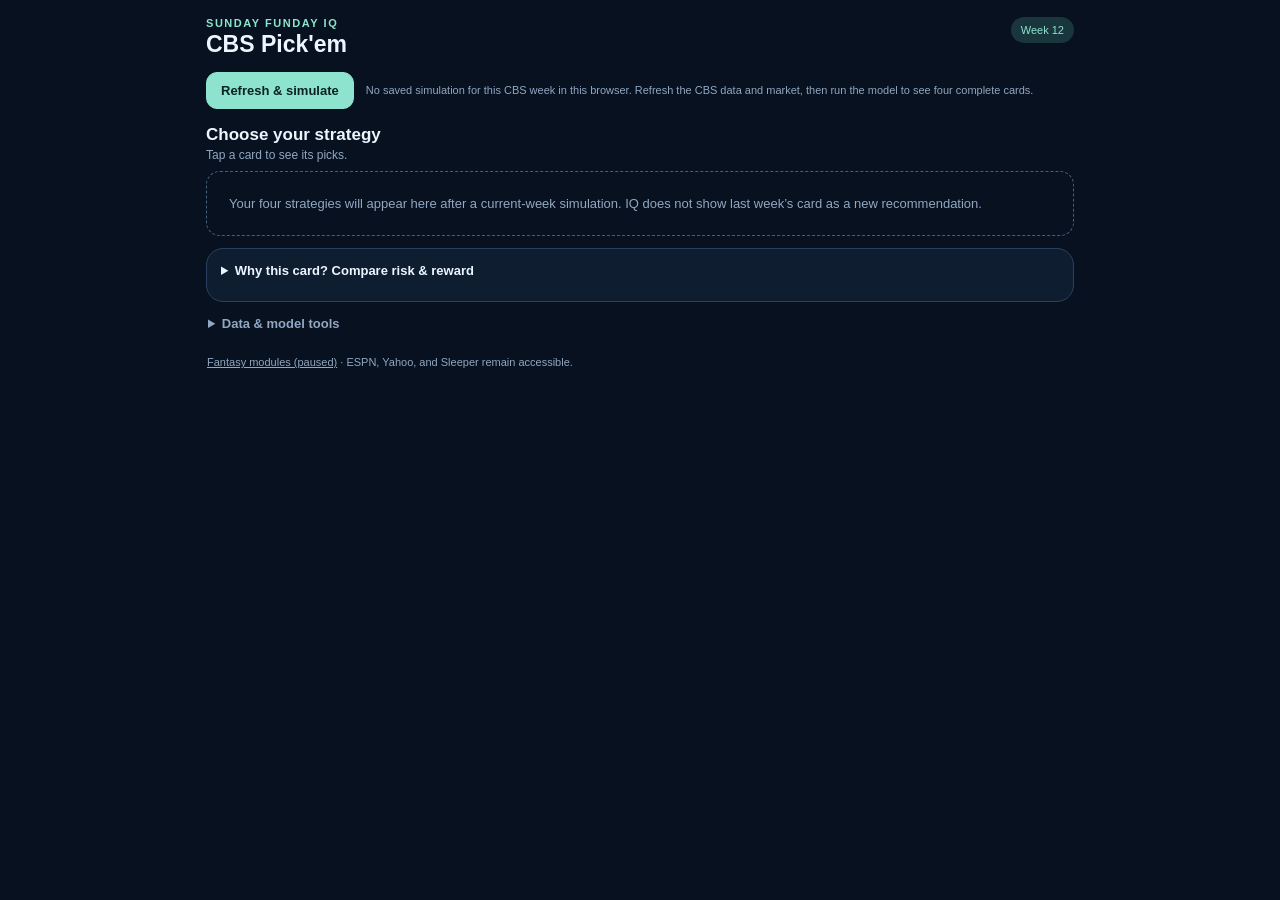
<file: index.html>
<!doctype html>
<html lang="en">
<head>
<meta charset="utf-8">
<meta name="viewport" content="width=device-width,initial-scale=1,viewport-fit=cover">
<meta http-equiv="Cache-Control" content="no-cache, no-store, must-revalidate">
<meta name="theme-color" content="#07111f">
<meta name="apple-mobile-web-app-capable" content="yes">
<meta name="apple-mobile-web-app-status-bar-style" content="black">
<meta name="apple-mobile-web-app-title" content="Sunday Funday IQ">
<link rel="apple-touch-icon" sizes="180x180" href="./apple-touch-icon.png">
<link rel="icon" type="image/png" href="./favicon.png">
<link rel="manifest" href="./manifest.webmanifest?v=1.4.2">
<title>Sunday Funday IQ · CBS Pick'em</title>
<style>
:root{--bg:#07111f;--panel:#0f1d31;--deep:#091729;--line:#29415e;--text:#edf5ff;--muted:#91a7c2;--accent:#8ee3cf;--warn:#f3c969;--bad:#ff7a89}
*{box-sizing:border-box}html,body{min-height:100%;background:var(--bg)}body{margin:0;color:var(--text);font-family:-apple-system,BlinkMacSystemFont,"Segoe UI",Roboto,Arial,sans-serif}body::before{content:"";position:fixed;z-index:100;top:0;left:0;right:0;height:env(safe-area-inset-top);background:var(--bg);pointer-events:none}.app{max-width:900px;margin:auto;padding:calc(env(safe-area-inset-top) + 17px) 16px calc(env(safe-area-inset-bottom) + 42px)}h1{font-size:26px;line-height:1.12;margin:3px 0 0}.eyebrow{font-size:11px;color:var(--accent);letter-spacing:.14em;font-weight:850}.subtitle{font-size:13px;color:var(--muted);line-height:1.4;margin:8px 0 0}.bar{display:flex;align-items:start;justify-content:space-between;gap:12px}.week{font-size:11px;color:var(--accent);background:#18363c;border-radius:50px;padding:7px 10px;white-space:nowrap}.panel{border:1px solid var(--line);border-radius:17px;background:var(--panel);padding:16px;margin-top:18px}.panel h2{font-size:17px;margin:0 0 8px}.status{font-size:12px;color:var(--muted);line-height:1.45}.actions{display:flex;gap:9px;flex-wrap:wrap;margin-top:14px}.btn{display:inline-block;border:1px solid var(--line);background:#152a46;border-radius:11px;color:var(--text);font:inherit;font-size:13px;font-weight:750;text-decoration:none;padding:11px 13px}.btn.primary{background:var(--accent);border-color:var(--accent);color:#09241e}.section-head{margin:24px 1px 11px}.section-head h2{font-size:18px;margin:0}.section-head p{font-size:12px;color:var(--muted);margin:5px 0 0}.strategies{display:grid;grid-template-columns:repeat(2,minmax(0,1fr));gap:11px}.strategy{display:flex;flex-direction:column;min-height:177px;text-decoration:none;color:var(--text);background:#10243b;border:1px solid #33506f;border-radius:15px;padding:14px}.strategy:focus-visible,.btn:focus-visible{outline:3px solid var(--accent);outline-offset:3px}.strategy strong{font-size:16px}.strategy .odds{font-size:27px;font-weight:900;margin:11px 0 2px}.strategy .secondary{font-size:11px;color:var(--muted);line-height:1.5}.strategy .foot{margin-top:auto;font-size:12px;font-weight:800;color:var(--accent);padding-top:12px}.strategy .tag{color:var(--warn);font-size:10px;font-weight:800;margin-top:3px}.strategy.stale{border-color:#715b37}.strategy.stale .foot{color:var(--warn)}.empty{grid-column:1/-1;padding:22px;border:1px dashed #43617d;border-radius:14px;color:var(--muted);font-size:13px;line-height:1.5}.old{font-size:12px;color:var(--muted);margin:28px 1px 0}.old a{color:var(--muted)}
.decision{display:none}.decision.show{display:block}.decision-grid{display:grid;grid-template-columns:1fr 1fr;gap:10px;margin-top:12px}.decision-box{background:var(--deep);border:1px solid var(--line);border-radius:13px;padding:13px}.decision-box span{display:block;color:var(--muted);font-size:10px;font-weight:800;letter-spacing:.08em;text-transform:uppercase}.decision-box strong{display:block;font-size:23px;margin-top:6px}.decision-box small{display:block;color:var(--muted);font-size:11px;line-height:1.45;margin-top:3px}.read{margin-top:13px;padding-top:13px;border-top:1px solid var(--line);font-size:13px;line-height:1.5}.read b{color:var(--accent)}
.tiebreaker{display:none}.tiebreaker.show{display:block}.tiebreaker strong{font-size:25px}.tiebreaker .status{margin-top:4px}
@media(max-width:440px){.app{padding-left:12px;padding-right:12px}.strategies{gap:8px}.strategy{min-height:175px;padding:12px}.strategy .odds{font-size:25px}.bar{align-items:start}}

.refresh-row{display:flex;align-items:center;gap:12px;margin:14px 0}.refresh-row .btn{padding:10px 14px;white-space:nowrap;font-size:13px}.refresh-row .status{font-size:11px;line-height:1.3;margin:0}.subtitle{display:none}.bar h1{font-size:23px}.panel{margin-top:12px;padding:14px}.decision h2{font-size:12px;color:var(--muted);font-weight:600}.decision-grid{display:block;margin-top:4px}.decision-box{padding:0;border:0;background:none}.decision-box span,.decision-box small,.decision-box+.decision-box{display:none}.decision-box strong{font-size:25px;margin:0;color:var(--accent)}.decision .read{border:0;margin:5px 0 0;padding:0;font-size:13px;line-height:1.45}.section-head{margin:16px 0 9px}.section-head h2{font-size:17px}.section-head p{margin:3px 0;font-size:12px}.strategies{gap:9px}.strategy{position:relative;min-height:155px!important;padding:12px!important}.strategy strong{font-size:17px}.strategy .odds{font-size:26px!important;margin-top:8px}.strategy .secondary{font-size:12px;line-height:1.5}.strategy .foot{font-size:12px;margin-top:10px}.strategy.recommended{border-color:var(--accent);box-shadow:inset 0 0 0 1px var(--accent)}.rec-tag{display:block;color:var(--accent);font-size:9px;font-weight:800;letter-spacing:.04em;margin-top:3px}.tiebreaker.show{display:flex;align-items:baseline;flex-wrap:wrap;gap:6px 10px;padding:10px 13px}.tiebreaker h2{font-size:12px;margin:0}.tiebreaker strong{font-size:17px}.tiebreaker .status{font-size:11px;margin:0}.drilldown summary,.tools summary{cursor:pointer;font-size:13px;font-weight:650;min-height:24px}.drilldown .read{font-size:13px}.tools{margin:14px 2px;color:var(--muted)}.tools .actions{margin-top:10px}.old{font-size:11px;margin-top:16px}
</style>
</head>
<body>
<main class="app">
  <header class="bar"><div><div class="eyebrow">SUNDAY FUNDAY IQ</div><h1>CBS Pick'em</h1></div><span class="week" id="week">Week —</span></header>
  <div class="refresh-row"><a class="btn primary" href="./apps/pickem/?action=refresh-simulate">Refresh &amp; simulate</a><span class="status" id="status" role="status">Checking last run…</span></div>
  <section class="panel decision" id="decision" aria-label="IQ recommendation"><h2>Your best path this week</h2><div class="decision-grid"><div class="decision-box"><span id="leftDecisionLabel">Recommended this week</span><strong id="currentOdds">—</strong><small id="currentDetail">Top-2 outlook</small></div><div class="decision-box"><span id="rightDecisionLabel">Highest weekly Top 2</span><strong id="bestStrategy">—</strong><small id="bestOdds">Waiting for simulation</small></div></div><div class="read" id="modelRead"></div></section>
  <div class="section-head"><h2>Choose your strategy</h2><p>Tap a card to see its picks.</p></div>
  <section class="strategies" id="strategies" aria-label="CBS strategy cards"><div class="empty">Loading your strategy cards…</div></section>
  <section class="panel tiebreaker" id="tiebreaker" aria-label="Tiebreaker recommendation"><h2>Recommended tiebreaker</h2><strong id="tiebreakerScore">—</strong><div class="status" id="tiebreakerDetail">Based on the current market total for the Monday Night Football game.</div></section>
  <details class="panel drilldown"><summary>Why this card? Compare risk &amp; reward</summary><div id="analysisDetails" class="read"></div></details>
  <details class="tools"><summary>Data &amp; model tools</summary><div class="actions"><a class="btn" href="./apps/pickem/?details=1">Data &amp; model details</a><a class="btn" href="./apps/pickem/?lab=1">Model Lab · Live Context</a></div></details>
  <div class="old"><a href="./legacy-home.html">Fantasy modules (paused)</a> · ESPN, Yahoo, and Sleeper remain accessible.</div>
</main>
<script>
const TESTING=!!globalThis.__SFIQ_TESTING__;
const STRATEGIES=[['safest','Safest'],['balanced','Balanced'],['aggressive','Aggressive'],['maxUpside','Max Upside']];
const MODEL_BUILD='1.16.14';
function inputAgeWarning(state,now=Date.now()){
  const age=ts=>(now-Date.parse(ts||''))/36e5;
  const cbs=age(state?.cbsUpdatedAt),market=age(state?.marketUpdatedAt);
  if(!Number.isFinite(cbs)||cbs>24)return `CBS pool data ${Number.isFinite(cbs)?Math.floor(cbs)+'h old':'unavailable'} · probabilities provisional`;
  if(!Number.isFinite(market)||market>12)return 'Market odds need refreshing';
  return '';
}
function homeGameKey(away,home){
  const aliases={JAC:'JAX',LA:'LAR',WSH:'WAS'};
  const norm=x=>aliases[String(x||'').toUpperCase().trim()]||String(x||'').toUpperCase().trim();
  const a=norm(away),b=norm(home);
  return a&&b?a+'@'+b:'';
}
function homeGameEvidence(live,scoreboard){
  const evidence=new Map();
  for(const row of [...(Array.isArray(live?.gameState)?live.gameState:[]),...(Array.isArray(scoreboard)?scoreboard:[])]){
    const key=homeGameKey(row?.away,row?.home);
    if(!key)continue;
    const completed=row.completed===true;
    // Older collector exports omit started, but retain ESPN's live period-clock
    // shortDetail (e.g. "9:42 - 2nd"). A scheduled time is not a game clock.
    const livePeriodClock=typeof row.started!=='boolean'&&typeof row.statusText==='string'
      &&/^(?:[0-9]|1[0-5]):[0-5][0-9] - (?:1st|2nd|3rd|4th|OT|[2-9]OT)$/.test(row.statusText.trim());
    const started=completed||row.started===true||livePeriodClock;
    const prior=evidence.get(key);
    if(started)evidence.set(key,{started:true,completed:completed||prior?.completed===true});
  }
  return evidence;
}
function scoreboardGameStates(data){
  return (Array.isArray(data?.events)?data.events:[]).flatMap(ev=>{
    const comp=ev?.competitions?.[0],teams=comp?.competitors;
    if(!Array.isArray(teams))return [];
    const away=teams.find(x=>x.homeAway==='away')?.team?.abbreviation,home=teams.find(x=>x.homeAway==='home')?.team?.abbreviation;
    const status=comp.status?.type||ev.status?.type;
    if(!away||!home||!status)return [];
    const completed=status.completed===true;
    return [{away,home,completed,started:completed||String(status.state||'').toLowerCase()==='in'}];
  });
}
async function fetchHomeScoreboard(season,week){
  const controller=new AbortController();
  const timeout=setTimeout(()=>controller.abort(),3500);
  try{
    const r=await fetch(`https://site.api.espn.com/apis/site/v2/sports/football/nfl/scoreboard?dates=${encodeURIComponent(season)}&seasontype=2&week=${encodeURIComponent(week)}`,{cache:'no-store',signal:controller.signal});
    return r.ok?scoreboardGameStates(await r.json()):[];
  }catch{return []}finally{clearTimeout(timeout)}
}
function strategySnapshot(state,live,now=Date.now(),scoreboard=[]){
  const opt=state?.optimization,week=Number(live?.week||state?.week||0),season=Number(live?.season||state?.season||2026);
  if(!opt||opt.modelBuild!==MODEL_BUILD||Number(state?.week)!==week||Number(state?.season||2026)!==season||!STRATEGIES.every(([key])=>opt.strategies?.[key]?.card&&opt.strategies[key]?.eval))return{status:'missing',week,cards:[]};
  const requiredTeams=Array.isArray(state.pickRules?.mustPick)?state.pickRules.mustPick:['DET'];
  const evidence=homeGameEvidence(live,scoreboard);
  const saved=state.verifiedCbsSubmission,n=state.games?.length||0;
  const verified=(saved?.season===season&&saved.week===week&&n>0
    &&Array.isArray(saved.matchups)&&saved.matchups.length===n&&saved.matchups.every((key,i)=>key===state.games[i].away+'|'+state.games[i].home)
    &&Array.isArray(saved.card?.choices)&&saved.card.choices.length===n&&saved.card.choices.every(side=>side===0||side===1)
    &&Array.isArray(saved.card.weights)&&saved.card.weights.length===n&&[...saved.card.weights].sort((a,b)=>a-b).every((point,i)=>point===i+1))?saved.card:null;
  const started=g=>!!(g.locked||g.completed||evidence.get(homeGameKey(g.away,g.home))?.started);
  let kickoffChanged=false;
  for(const [i,g] of (state.games||[]).entries()){
    const required=requiredTeams.find(t=>t===g.away||t===g.home);
    if(!required||started(g))continue;
    const side=required===g.away?0:1;
    if(STRATEGIES.some(([key])=>opt.strategies[key].card.choices?.[i]!==side))return{status:'pick-rule-conflict',week,cards:[],message:`Your standing rule requires ${required}. Rebuild the four cards with that pick protected and its confidence optimized.`};
  }
  for(const [i,g] of (state.games||[]).entries()){
    if(!started(g))continue;
    const observed=evidence.get(homeGameKey(g.away,g.home));
    if((!g.locked&&!g.completed)||(observed?.completed&&!g.completed))kickoffChanged=true;
    const confirmed=(state.confirmedLockedPicks||[]).find(r=>Number(r.season)===season&&Number(r.week)===week&&r.away===g.away&&r.home===g.home);
    // IQ-only edits are not a CBS submission. For a new lock, use only a
    // user-confirmed lock or a trusted submitted card, never a generated card.
    const localActual=(g.locked||g.completed)&&!state.applied&&!['placeholder','model_applied','user_adjusted','user_final'].includes(state.confidenceStatus);
    const verifiedPick=verified?(verified.choices[i]===0?g.away:g.home):null;
    const pick=confirmed?.pick||verifiedPick||(localActual?g.pick:null),weight=Number(confirmed?.weight??verified?.weights[i]??(localActual?g.weight:null)),side=pick===g.away?0:pick===g.home?1:null;
    const mismatch=side==null||!Number.isInteger(weight)||weight<1||weight>state.games.length||STRATEGIES.some(([key])=>opt.strategies[key].card.choices?.[i]!==side||opt.strategies[key].card.weights?.[i]!==weight);
    if(mismatch)return{status:'locked-conflict',week,cards:[],message:side!=null&&Number.isInteger(weight)&&weight>0?`${pick} is locked at ${weight}. The saved strategy cards disagree; rebuild them before using their picks or probabilities.`:`Your locked pick for ${g.away} @ ${g.home} needs confirmation before IQ can build valid cards.`};
  }
  const ran=Date.parse(opt.ranAt||''),cbs=Date.parse(state.cbsUpdatedAt||''),market=Date.parse(state.marketUpdatedAt||'');
  const inputWarning=inputAgeWarning(state,now),published=Date.parse(live?.exportedAt||'');
  const stale=kickoffChanged||!!inputWarning||!Number.isFinite(ran)||now-ran>12*3600e3||now<ran||cbs>ran||market>ran||published>ran||live?.unavailable;
  return{status:stale?'stale':'ready',inputWarning,kickoffChanged,week,ranAt:opt.ranAt,provisional:!!opt.provisional,currentSource:verified&&opt.currentSource==='submitted'?'submitted':opt.currentSource==='generated_baseline'?'generated_baseline':'iq_local',currentEval:opt.currentControl?.eval||opt.currentEval,fieldImpact:opt.currentControl?.fieldImpact||null,selectedStrategy:opt.selectedStrategy||'balanced',blankDecision:opt.blankDecision||null,cards:STRATEGIES.map(([key,label])=>({key,label,href:'./apps/pickem/?strategy='+key,eval:opt.strategies[key].eval,stability:opt.strategies[key].stability,changes:opt.strategies[key].changes,objective:opt.strategies[key].objective,equivalentTo:opt.strategies[key].equivalentTo}))};
}
function esc(s){return String(s??'').replace(/[&<>"']/g,ch=>({'&':'&amp;','<':'&lt;','>':'&gt;','"':'&quot;',"'":'&#39;'}[ch]))}
function pct(n,d=1){if(!Number.isFinite(n))return'—';if(n>0&&n<.001)return'<0.1%';return(n*100).toFixed(d)+'%'}
function scheduledRank(statusText){
  const m=String(statusText||'').match(/(\d{1,2})\/(\d{1,2})\s*-\s*(\d{1,2}):(\d{2})\s*(AM|PM)/i);
  if(!m)return null;
  let h=Number(m[3])%12;if(String(m[5]).toUpperCase()==='PM')h+=12;
  return Number(m[1])*1e6+Number(m[2])*1e4+h*100+Number(m[4]);
}
function tiebreakerRecommendation(live){
  const rows=Array.isArray(live?.market)?live.market:[],states=Array.isArray(live?.gameState)?live.gameState:[];
  const scheduled=states.map(s=>({s,rank:scheduledRank(s?.statusText)})).filter(x=>Number.isFinite(x.rank)).sort((a,b)=>b.rank-a.rank);
  for(const {s} of scheduled){
    const g=rows.find(r=>r.away===s.away&&r.home===s.home),total=Number(g?.total);
    if(g&&Number.isFinite(total))return{away:g.away,home:g.home,total,score:Math.round(total)};
  }
  return null;
}
function liveVersionKey(live){
  const season=Number(live?.season||0),week=Number(live?.week||0),ts=Date.parse(live?.exportedAt||'')||0;
  return[season,week,ts];
}
function chooseFreshLive(candidates){
  return candidates.filter(x=>x&&Number(x.week)>0).sort((a,b)=>{const ak=liveVersionKey(a),bk=liveVersionKey(b);return bk[0]-ak[0]||bk[1]-ak[1]||bk[2]-ak[2]})[0]||null;
}
async function fetchFreshLive(){
  const stamp=Date.now();
  const urls=[
    './data/live/cbs-pickem.json?t='+stamp,
    'https://raw.githubusercontent.com/devopsbusinessnewb/sunday-funday-iq/main/data/live/cbs-pickem.json?t='+stamp
  ];
  const settled=await Promise.allSettled(urls.map(async url=>{const r=await fetch(url,{cache:'no-store'});if(!r.ok)throw Error('CBS data unavailable');return r.json()}));
  const live=chooseFreshLive(settled.filter(x=>x.status==='fulfilled').map(x=>x.value));
  if(!live)throw Error('CBS data unavailable');
  return live;
}
function dualGoalRecommendation(snapshot){
  const cards=Array.isArray(snapshot?.cards)?snapshot.cards:[];
  if(!cards.length)return null;
  const safest=cards.find(c=>c.key==='safest')||cards.reduce((a,b)=>(b.eval?.avg||0)>(a.eval?.avg||0)?b:a);
  const max=cards.reduce((a,b)=>(b.eval?.top2||0)>(a.eval?.top2||0)?b:a);
  const seasonFloor=(safest.eval?.avg||0)-2.0;
  // Weekly bottom-half finish is not season-title risk. Keep the existing
  // expected-points budget, but never use weekly rank variance as a veto.
  const eligible=cards.filter(c=>(c.eval?.avg||0)>=seasonFloor);
  const choice=(eligible.length?eligible:cards).reduce((a,b)=>
    b.eval.top2>a.eval.top2||b.eval.top2===a.eval.top2&&
    (b.eval.avg>a.eval.avg||b.eval.avg===a.eval.avg&&b.eval.bottomHalf<a.eval.bottomHalf)?b:a);
  const pointsCost=(safest.eval?.avg||0)-(choice.eval?.avg||0);
  const weeklyGap=(max.eval?.top2||0)-(choice.eval?.top2||0);
  const reason=`${choice.label} has the highest estimated weekly Top-2 chance within 2 expected points of Safest. It gives up ${Math.max(0,pointsCost).toFixed(1)} expected points versus Safest${choice.key!==max.key?`; ${max.label} adds ${(weeklyGap*100).toFixed(1)} percentage points of Top-2 probability for ${(choice.eval.avg-max.eval.avg).toFixed(1)} fewer expected points`:''}.`;
  const gain=(choice.eval.top2-safest.eval.top2)*100;
  const summary=choice.key==='safest'
    ?(max.key==='safest'?'Safest also has the highest estimated weekly Top-2 chance.':`Safest leads within the 2-point scoring budget. ${max.label} offers ${pct(max.eval.top2)} Top 2 for ${(safest.eval.avg-max.eval.avg).toFixed(1)} fewer expected points; compare below.`)
    :`+${gain.toFixed(1)} percentage points of weekly Top-2 chance for ${Math.max(0,pointsCost).toFixed(1)} fewer expected points versus Safest. Bottom-half risk: ${pct(safest.eval.bottomHalf,0)} → ${pct(choice.eval.bottomHalf,0)}.`;
  return{choice,max,safest,reason,summary};
}
function strategyAdvice(snapshot){
  if(snapshot?.status&&snapshot.status!=='ready')return null;
  const result=dualGoalRecommendation(snapshot);
  if(!result)return null;
  const {choice,safest}=result;
  const paragraphs=[`${result.reason} Estimated results: ${pct(choice.eval.top2)} weekly Top 2, ${Number(choice.eval.avg).toFixed(1)} expected points, and ${pct(choice.eval.bottomHalf,0)} bottom-half risk.`];
  for(const card of snapshot.cards){
    if(card.key===choice.key)continue;
    const points=card.eval.avg-choice.eval.avg,top2=(card.eval.top2-choice.eval.top2)*100,risk=(card.eval.bottomHalf-choice.eval.bottomHalf)*100;
    paragraphs.push(`${card.label}: compared with ${choice.label}, ${Math.abs(top2).toFixed(1)} percentage points ${top2>=0?'more':'less'} weekly Top-2 probability, ${Math.abs(points).toFixed(1)} ${points>=0?'more':'fewer'} expected points, and ${Math.abs(risk).toFixed(0)} percentage points ${risk>=0?'more':'less'} bottom-half risk. ${points<-.5&&risk>0?'That is a larger season-scoring gamble.':points>=0&&top2<0?'That protects expected scoring but gives up weekly-money opportunity.':'Consider whether the weekly payoff is worth the scoring tradeoff.'}`);
  }
  const aggressive=snapshot.cards.find(c=>c.key==='aggressive'),max=snapshot.cards.find(c=>c.key==='maxUpside');
  if(aggressive&&max&&max.eval.top2<=aggressive.eval.top2&&max.eval.avg<aggressive.eval.avg&&max.eval.bottomHalf>aggressive.eval.bottomHalf){
    paragraphs.push(`Max Upside versus Aggressive: ${Math.abs((max.eval.win-aggressive.eval.win)*100).toFixed(1)} percentage points ${max.eval.win>=aggressive.eval.win?'more':'less'} chance of outright first, but no better Top-2 probability, ${(aggressive.eval.avg-max.eval.avg).toFixed(1)} fewer expected points and ${((max.eval.bottomHalf-aggressive.eval.bottomHalf)*100).toFixed(0)} percentage points more bottom-half risk. The extra risk is aimed at first place, not a better chance of weekly money.`);
  }
  return{...result,paragraphs};
}
function validSeasonContext(x){
  if(!x||!Number.isFinite(Number(x.rank))||Number(x.rank)<1)return false;
  const rank=Number(x.rank),points=Number(x.points),leader=Number(x.leaderPoints);
  if(!Number.isFinite(points)||!Number.isFinite(leader))return false;
  if(rank===1&&leader!==points)return false;
  if(rank>1&&leader<points)return false;
  const behind=Number(x.pointsBehindLeader);
  if(Number.isFinite(behind)&&Math.abs(behind-Math.max(0,leader-points))>.01)return false;
  return true;
}
function seasonAwareRecommendation(snapshot,seasonContext,week=0){
  const fallback=dualGoalRecommendation(snapshot);
  if(!fallback||!seasonContext||!Number.isFinite(Number(seasonContext.rank)))return fallback?{...fallback,seasonAware:false,posture:'Balanced season + weekly money'}:null;
  const cards=snapshot.cards,safest=fallback.safest,max=fallback.max;
  const rank=Number(seasonContext.rank),behind=Number(seasonContext.pointsBehindLeader),cushion=Number(seasonContext.pointsAheadOfNext);
  let pointsBudget=rank===1?1.5:rank<=3?2.5:3.0;
  let riskBudget=rank===1?.04:rank<=3?.07:.09;
  if(Number.isFinite(behind)&&behind>10)pointsBudget+=.5;
  if(Number.isFinite(behind)&&behind>25){pointsBudget+=1;riskBudget+=.02}
  if(Number.isFinite(cushion)&&cushion<6){pointsBudget-=.75;riskBudget-=.02}
  if(Number(week)>=13&&rank>1&&Number.isFinite(behind)&&behind>0){pointsBudget+=.5;riskBudget+=.01}
  pointsBudget=Math.max(1,Math.min(5,pointsBudget));riskBudget=Math.max(.03,Math.min(.12,riskBudget));
  const floor=(safest.eval?.avg||0)-pointsBudget,ceiling=(safest.eval?.bottomHalf||0)+riskBudget;
  const eligible=cards.filter(c=>(c.eval?.avg||0)>=floor&&(c.eval?.bottomHalf||0)<=ceiling);
  const choice=(eligible.length?eligible:cards).reduce((a,b)=>(b.eval?.top2||0)>(a.eval?.top2||0)?b:a);
  const pointsCost=(safest.eval?.avg||0)-(choice.eval?.avg||0),weeklyGap=(max.eval?.top2||0)-(choice.eval?.top2||0),riskGap=(max.eval?.bottomHalf||0)-(choice.eval?.bottomHalf||0);
  let posture=rank===1?'Protect the season lead':rank<=3?(Number.isFinite(behind)&&behind>15?'Pressure the leader':'Controlled attack'):'Climb with controlled leverage';
  let position=`Overall #${rank}`;
  if(Number.isFinite(behind)&&rank>1)position+=` · ${behind} pts behind 1st`;
  if(Number.isFinite(cushion))position+=` · ${cushion} pts ahead of the next entry`;
  const reason=`${position}. ${choice.label} fits the current season position while preserving weekly-money upside. It costs ${Math.max(0,pointsCost).toFixed(1)} expected points versus Safest${choice.key!==max.key?` and leaves ${(weeklyGap*100).toFixed(1)} points of Top-2 ceiling on the table to avoid ${Math.max(0,riskGap*100).toFixed(0)} additional points of bottom-half risk`:''}.`;
  return{choice,max,safest,reason,seasonAware:true,posture,seasonContext};
}
function strategyRecommendation(snapshot){
  if(!snapshot?.currentEval||!snapshot.cards?.length)return null;
  const current={key:'current',label:'Current',eval:snapshot.currentEval};
  const candidates=[current,...snapshot.cards];
  const bestTop2=Math.max(...candidates.map(x=>Number(x.eval?.top2)||0));
  const nearBest=candidates.filter(x=>bestTop2-(Number(x.eval?.top2)||0)<=.0021);
  nearBest.sort((a,b)=>(Number(a.eval?.bottomHalf)||0)-(Number(b.eval?.bottomHalf)||0)||(Number(b.eval?.avg)||0)-(Number(a.eval?.avg)||0)||(Number(b.eval?.top2)||0)-(Number(a.eval?.top2)||0));
  const choice=nearBest[0],max=snapshot.cards.reduce((a,b)=>b.eval.top2>a.eval.top2?b:a),delta=choice.eval.top2-snapshot.currentEval.top2;
  let reason=choice.key==='current'?'The alternatives do not add enough Top-2 upside to justify their added downside.':`${choice.label} adds ${delta>=0?'+':''}${(delta*100).toFixed(1)} percentage points of Top-2 probability versus your current card.`;
  if(choice.key!==max.key){const topGap=max.eval.top2-choice.eval.top2,riskGap=max.eval.bottomHalf-choice.eval.bottomHalf,topPoints=topGap*100,riskPoints=riskGap*100;reason+=` ${max.label} adds only ${topPoints.toFixed(1)} more percentage point${Math.abs(topPoints-1)<.05?'':'s'} of Top-2 probability while adding ${riskPoints.toFixed(1)} percentage point${Math.abs(riskPoints-1)<.05?'':'s'} of bottom-half risk.`}
  return{choice,max,delta,reason};
}
async function bootHome(){
  let state=null;try{state=JSON.parse(localStorage.getItem('sfiqPickemV04')||'null')}catch{}
  const week=Number(state?.week||0),season=Number(state?.season||2026);
  const checkScoreboard=week>0&&state?.optimization&&state.games?.length;
  const scoreboardCheck=checkScoreboard?fetchHomeScoreboard(season,week):[];
  let live=null;try{live=await fetchFreshLive()}catch{live={week,season,unavailable:true}}
  const evidence=await scoreboardCheck;
  const scoreboard=Number(live.week)===week&&Number(live.season||season)===season?evidence:[];
  const snapshot=strategySnapshot(state,live,Date.now(),scoreboard),$=id=>document.getElementById(id);
  $('decision').classList.remove('show');
  $('week').textContent='Week '+(snapshot.week||'—');
  if(snapshot.status==='pick-rule-conflict'){
    $('status').textContent=snapshot.message;
    $('strategies').innerHTML='<div class="empty">Your protected pick must appear on every strategy.<div class="actions"><a class="btn primary" href="./apps/pickem/?action=refresh-simulate">Rebuild protected-pick cards</a></div></div>';
    return;
  }
  if(snapshot.status==='locked-conflict'){
    $('status').textContent=snapshot.message;
    $('strategies').innerHTML='<div class="empty">Locked picks must match across all four cards.<div class="actions"><a class="btn primary" href="./apps/pickem/?action=check-locked">Verify locked picks &amp; rebuild</a></div></div>';
    return;
  }
  if(snapshot.status==='missing'){
    $('status').textContent='No saved simulation for this CBS week in this browser. Refresh the CBS data and market, then run the model to see four complete cards.';
    $('strategies').innerHTML='<div class="empty">Your four strategies will appear here after a current-week simulation. IQ does not show last week’s card as a new recommendation.</div>';
    return;
  }
  if(snapshot.status==='stale'){
    $('status').textContent=snapshot.kickoffChanged?'Game status changed since the saved simulation.':snapshot.inputWarning||'Saved simulation no longer matches current inputs.';
    const time=new Date(snapshot.ranAt).toLocaleString();
    $('strategies').innerHTML='<div class="empty">No current recommendation. Refresh CBS and rerun the simulation before using these cards.</div>'+snapshot.cards.map(c=>`<div class="strategy stale"><strong>${esc(c.label)}</strong><span class="tag">OLD SIMULATION</span><div class="odds">${pct(c.eval.top2)} <span style="font-size:12px;font-weight:600;color:var(--muted)">Top 2</span></div><div class="secondary">Expected ${Number(c.eval.avg).toFixed(1)} points · Bottom-half risk ${pct(c.eval.bottomHalf,0)}</div><span class="foot">${esc(time)}</span></div>`).join('');
    return;
  }
  const tb=tiebreakerRecommendation(live);if(tb){$('tiebreaker').classList.add('show');$('tiebreakerScore').textContent=tb.score+' points';$('tiebreakerDetail').textContent=`${tb.away} @ ${tb.home} · market total ${tb.total}. Same recommendation for all four strategy cards.`}
  const time=new Date(snapshot.ranAt).toLocaleTimeString([],{hour:'numeric',minute:'2-digit'});
  const impact=snapshot.fieldImpact,impactText=impact?.classification==='WIDELY_SHARED_LOSS'?` · ${pct(impact.samePickShare,0)} of observed entries shared the locked loss`:'';
  const protectedTeams=(state.pickRules?.mustPick||['DET']).filter(t=>state.games?.some(g=>g.away===t||g.home===t));
  $('status').textContent='Simulated '+time+(snapshot.inputWarning?' · '+snapshot.inputWarning:(snapshot.provisional?' · Estimated field':''))+(protectedTeams.length?' · '+protectedTeams.join('/')+' pick protected':'');
  const recommendation=strategyAdvice(snapshot);
  if(recommendation){
    $('decision').classList.add('show');
    $('leftDecisionLabel').textContent='Recommended this week';
    $('rightDecisionLabel').textContent='Highest weekly Top 2';
    $('currentOdds').textContent=recommendation.choice.label;
    $('currentDetail').textContent=`${pct(recommendation.choice.eval.top2)} Top 2 · Avg ${Number(recommendation.choice.eval.avg).toFixed(1)} · Bottom-half risk ${pct(recommendation.choice.eval.bottomHalf,0)}`;
    $('bestStrategy').textContent=recommendation.max.label;
    $('bestOdds').textContent=`${pct(recommendation.max.eval.top2)} Top 2 · Win ${pct(recommendation.max.eval.win)}`;
    if($('analysisDetails'))$('analysisDetails').innerHTML=recommendation.paragraphs.map((text,i)=>`<p${i===0?' style="margin-top:0"':''}>${i===0?'<b>':''}${esc(text)}${i===0?'</b>':''}</p>`).join('')+'<small>Recommendation rule: highest estimated weekly Top-2 chance within 2 expected points of Safest. The 2-point budget is a decision preference, not a statistical estimate of season risk. Weekly bottom-half risk is shown separately; it does not measure season-title odds. Reassess with each new slate.</small>';
    $('modelRead').textContent=recommendation.summary;
  }
  const safest=snapshot.cards.find(c=>c.key==='safest');
  $('strategies').innerHTML=snapshot.cards.map(c=>{const equivalent=c.equivalentTo?`Same card as ${STRATEGIES.find(x=>x[0]===c.equivalentTo)?.[1]||c.equivalentTo}`:null,trade=safest&&c.key!=='safest'?{top2:(c.eval.top2-safest.eval.top2)*100,win:(c.eval.win-safest.eval.win)*100,avg:c.eval.avg-safest.eval.avg,risk:(c.eval.bottomHalf-safest.eval.bottomHalf)*100}:null;return`<a class="strategy ${c.key===recommendation?.choice.key?'recommended':''}" href="${c.href}"><strong>${c.label}</strong>${c.key===recommendation?.choice.key?'<span class="rec-tag">RECOMMENDED</span>':''}<div class="odds">${pct(c.eval.top2)} <span style="font-size:12px;font-weight:600;color:var(--muted)">Top 2</span></div><div class="secondary">Win ${pct(c.eval.win)} · Avg score ${Number(c.eval.avg).toFixed(1)}<br>Bottom-half risk ${pct(c.eval.bottomHalf,0)}${equivalent?`<br>${equivalent}`:''}</div><span class="foot">View picks →</span></a>`}).join('');
}
globalThis.SFIQ_HOME_TEST={inputAgeWarning,MODEL_BUILD,strategySnapshot,strategyAdvice,strategyRecommendation,dualGoalRecommendation,validSeasonContext,seasonAwareRecommendation,tiebreakerRecommendation,chooseFreshLive,liveVersionKey,scoreboardGameStates};
if(!TESTING)bootHome();
</script>
</body>
</html>
</file>
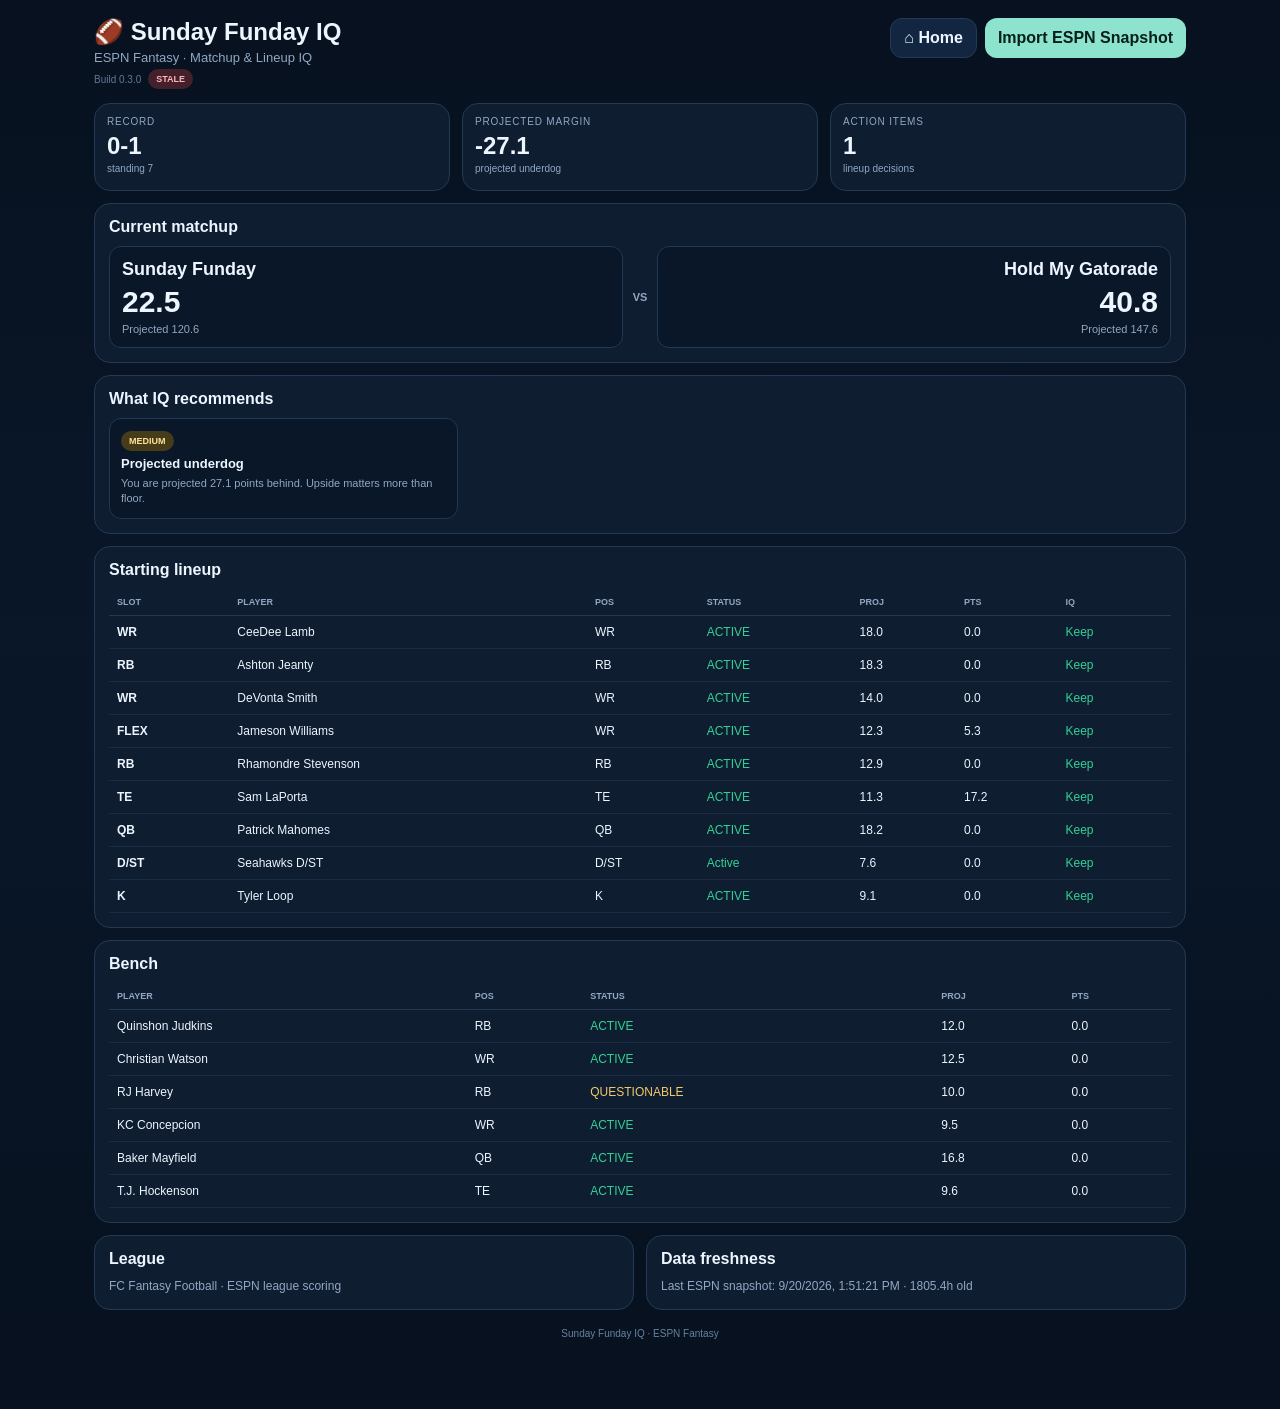
<file: apps/espn/index.html>
<!doctype html>
<html lang="en">
<head>
<meta charset="utf-8">
<meta name="viewport" content="width=device-width,initial-scale=1,viewport-fit=cover">
<meta name="theme-color" content="#07111f">
<title>Sunday Funday IQ · ESPN Fantasy</title>
<style>
:root{--bg:#07111f;--panel:#0f1d31;--panel2:#132641;--line:#243954;--text:#edf5ff;--muted:#91a7c2;--green:#32d296;--yellow:#f3c969;--red:#ff6b7a;--blue:#5ab0ff;--accent:#8ee3cf}
*{box-sizing:border-box}body{margin:0;background:linear-gradient(180deg,#07111f,#091729 45%,#07111f);color:var(--text);font-family:-apple-system,BlinkMacSystemFont,"Segoe UI",Roboto,Arial,sans-serif;min-height:100vh}button{font:inherit}.app{max-width:1120px;margin:auto;padding:18px 14px 70px}.header{display:flex;justify-content:space-between;gap:12px;align-items:flex-start;margin-bottom:14px}.brand h1{font-size:24px;margin:0}.brand p{margin:4px 0 0;color:var(--muted);font-size:13px}.buildline{display:flex;align-items:center;gap:7px;flex-wrap:wrap}.actions{display:flex;gap:8px;flex-wrap:wrap}.btn{border:1px solid var(--line);background:var(--panel2);color:var(--text);padding:10px 13px;border-radius:12px;font-weight:800;cursor:pointer;text-decoration:none}.btn.primary{background:var(--accent);color:#06201a;border:none}.grid{display:grid;grid-template-columns:repeat(12,1fr);gap:12px}.card{background:rgba(15,29,49,.97);border:1px solid var(--line);border-radius:16px;padding:14px}.wide{grid-column:span 12}.half{grid-column:span 6}.metric{grid-column:span 4;min-height:88px;padding:12px}.label{color:var(--muted);font-size:10px;text-transform:uppercase;letter-spacing:.08em}.value{font-size:24px;font-weight:900;margin-top:5px}.sub{font-size:10px;color:var(--muted);margin-top:3px}.why{font-size:12px;color:var(--muted);margin-top:4px;line-height:1.45}.pill{display:inline-block;padding:5px 8px;border-radius:999px;font-size:9px;font-weight:900;background:#203858;color:#cfe6ff;white-space:nowrap}.pill.green{background:#173d35;color:#9ff0d0}.pill.yellow{background:#473c19;color:#ffe49a}.pill.red{background:#44202a;color:#ffb3be}.banner{display:none;padding:11px 13px;margin-bottom:12px;border:1px solid #184b45;border-radius:12px;background:#0b2b28;font-size:12px;line-height:1.45}.banner.show{display:block}.banner.yellow{background:#312914;border-color:#65541b}.banner.red{background:#351923;border-color:#703042}.matchup{display:grid;grid-template-columns:1fr auto 1fr;gap:10px;align-items:center}.side{background:#0a1728;border:1px solid #203854;border-radius:12px;padding:12px}.side.right{text-align:right}.team{font-size:18px;font-weight:900}.score{font-size:30px;font-weight:900;margin-top:5px}.proj{font-size:11px;color:var(--muted);margin-top:4px}.vs{font-size:11px;color:var(--muted);font-weight:900}.decision{display:grid;grid-template-columns:repeat(3,1fr);gap:8px}.decisionitem{background:#0a1728;border:1px solid #203854;border-radius:12px;padding:11px}.decisionitem strong{display:block;font-size:13px;margin-top:5px}.decisionitem p{margin:5px 0 0;font-size:11px;color:var(--muted);line-height:1.4}.section-title{font-size:16px;font-weight:900;margin:0 0 10px}table{width:100%;border-collapse:collapse;font-size:12px;min-width:760px}.tablewrap{overflow:auto}th{text-align:left;color:var(--muted);font-size:9px;text-transform:uppercase;padding:8px;border-bottom:1px solid var(--line)}td{padding:9px 8px;border-bottom:1px solid rgba(36,57,84,.55)}.starter{font-weight:850}.status-good{color:var(--green)}.status-warn{color:var(--yellow)}.status-bad{color:var(--red)}.swap{color:var(--accent);font-weight:850}.empty{text-align:center;padding:32px 12px}.empty h2{margin:0 0 8px;font-size:20px}.empty p{margin:0 auto;color:var(--muted);font-size:12px;line-height:1.5;max-width:620px}.footer{text-align:center;color:#69829e;font-size:10px;margin-top:18px}
@media(max-width:760px){.header{display:block}.actions{margin-top:10px}.metric{min-height:82px;padding:10px}.metric .value{font-size:21px}.half{grid-column:span 12}.decision{grid-template-columns:1fr}.matchup{grid-template-columns:1fr}.side.right{text-align:left}.vs{text-align:center}}
</style>
</head>
<body>
<div class="app">
  <div class="header">
    <div class="brand"><h1>🏈 Sunday Funday IQ</h1><p>ESPN Fantasy · Matchup & Lineup IQ</p><p class="buildline" style="font-size:10px;color:#5f7898"><span>Build 0.3.0</span><span class="pill yellow" id="freshPill">NOT CONNECTED</span></p></div>
    <div class="actions"><a class="btn" href="../../">⌂ Home</a><input id="file" type="file" accept=".json,application/json" hidden><button class="btn primary" id="importBtn">Import ESPN Snapshot</button></div>
  </div>

  <div id="banner" class="banner"></div>

  <div id="empty" class="card wide empty">
    <h2>ESPN private sync is not connected yet.</h2>
    <p>The decision engine is ready for a sanitized ESPN snapshot. Import one manually for now; the private collector already keeps ESPN session credentials outside GitHub and outside this browser app.</p>
  </div>

  <div id="content" style="display:none">
    <div class="grid">
      <div class="card metric"><div class="label">Record</div><div class="value" id="record">—</div><div class="sub" id="standing">standing —</div></div>
      <div class="card metric"><div class="label">Projected Margin</div><div class="value" id="margin">—</div><div class="sub" id="marginSub">vs opponent</div></div>
      <div class="card metric"><div class="label">Action Items</div><div class="value" id="flags">0</div><div class="sub">lineup decisions</div></div>

      <div class="card wide"><h2 class="section-title">Current matchup</h2><div class="matchup"><div class="side"><div class="team" id="myTeam">Your Team</div><div class="score" id="myScore">0.0</div><div class="proj" id="myProj">Projected —</div></div><div class="vs">VS</div><div class="side right"><div class="team" id="oppTeam">Opponent</div><div class="score" id="oppScore">0.0</div><div class="proj" id="oppProj">Projected —</div></div></div></div>

      <div class="card wide"><h2 class="section-title">What IQ recommends</h2><div class="decision" id="decisions"></div></div>

      <div class="card wide"><h2 class="section-title">Starting lineup</h2><div class="tablewrap"><table><thead><tr><th>Slot</th><th>Player</th><th>Pos</th><th>Status</th><th>Proj</th><th>Pts</th><th>IQ</th></tr></thead><tbody id="starters"></tbody></table></div></div>

      <div class="card wide"><h2 class="section-title">Bench</h2><div class="tablewrap"><table><thead><tr><th>Player</th><th>Pos</th><th>Status</th><th>Proj</th><th>Pts</th></tr></thead><tbody id="bench"></tbody></table></div></div>

      <div class="card half"><h2 class="section-title">League</h2><div class="why" id="rules">—</div></div>
      <div class="card half"><h2 class="section-title">Data freshness</h2><div class="why" id="freshText">—</div></div>
    </div>
  </div>

  <div class="footer">Sunday Funday IQ · ESPN Fantasy</div>
</div>
<script>
const $=id=>document.getElementById(id),KEY='sfiqEspnV02';let data=null;
function esc(s){return String(s??'').replace(/[&<>"']/g,c=>({'&':'&amp;','<':'&lt;','>':'&gt;','"':'&quot;',"'":'&#39;'}[c]))}
function fmt(n){return Number.isFinite(+n)?(+n).toFixed(1):'—'}
function statusClass(s=''){s=s.toLowerCase();return /out|ir|doubt/.test(s)?'status-bad':/question|q|limited/.test(s)?'status-warn':'status-good'}
function show(msg,type=''){const b=$('banner');b.textContent=msg;b.className='banner show '+type;setTimeout(()=>b.className='banner',5000)}
function eligible(starter,bench){if(starter.slot==='FLEX')return ['RB','WR','TE'].includes(bench.pos);return starter.pos===bench.pos}
function bestSwap(starter,bench){return (bench||[]).filter(b=>eligible(starter,b)&&!/out|ir|doubt/i.test(b.status||'')).sort((a,b)=>(+b.projection||0)-(+a.projection||0))[0]||null}
function decisions(){const out=[],line=data?.lineup||[],bench=data?.bench||[];for(const p of line){const st=(p.status||'').toLowerCase();if(/out|injured reserve|doubtful/.test(st))out.push({priority:'high',title:`Replace ${p.name}`,detail:`Your starting ${p.slot} is ${p.status}. Check the bench before kickoff.`});else if(st.includes('questionable'))out.push({priority:'medium',title:`Monitor ${p.name}`,detail:`Your starting ${p.slot} is questionable. Recheck status before kickoff.`});const b=bestSwap(p,bench);if(b&&Number.isFinite(+b.projection)&&Number.isFinite(+p.projection)&&(+b.projection)-(+p.projection)>=2)out.push({priority:'medium',title:`Consider ${b.name}`,detail:`Projects ${((+b.projection)-(+p.projection)).toFixed(1)} points above ${p.name} for an eligible ${p.slot} spot.`})}for(const w of (data?.watch||[]))if(!out.some(x=>x.title===w.title))out.push(w);const my=+data?.team?.projection||0,opp=+data?.opponent?.projection||0;if(my&&opp){const d=my-opp;if(d>=8)out.push({priority:'low',title:'Projected cushion',detail:`You are projected ${d.toFixed(1)} points ahead. Avoid unnecessary high-variance lineup moves.`});else if(d<=-8)out.push({priority:'medium',title:'Projected underdog',detail:`You are projected ${Math.abs(d).toFixed(1)} points behind. Upside matters more than floor.`})}return out.slice(0,6)}
function playerIQ(p){const st=(p.status||'').toLowerCase();if(/out|injured reserve|doubtful/.test(st))return '<span class="status-bad">Replace</span>';if(st.includes('questionable'))return '<span class="status-warn">Monitor</span>';const b=bestSwap(p,data?.bench||[]);if(b&&(+b.projection)-(+p.projection)>=2)return `<span class="swap">${esc(b.name)} +${((+b.projection)-(+p.projection)).toFixed(1)}</span>`;return '<span class="status-good">Keep</span>'}
function starterRows(rows){return (rows||[]).map(p=>`<tr><td class="starter">${esc(p.slot||'FLEX')}</td><td>${esc(p.name)}</td><td>${esc(p.pos)}</td><td class="${statusClass(p.status)}">${esc(p.status||'Active')}</td><td>${fmt(p.projection)}</td><td>${fmt(p.points)}</td><td>${playerIQ(p)}</td></tr>`).join('')}
function benchRows(rows){return (rows||[]).map(p=>`<tr><td>${esc(p.name)}</td><td>${esc(p.pos)}</td><td class="${statusClass(p.status)}">${esc(p.status||'Active')}</td><td>${fmt(p.projection)}</td><td>${fmt(p.points)}</td></tr>`).join('')}
function render(){if(!data){$('empty').style.display='block';$('content').style.display='none';return}$('empty').style.display='none';$('content').style.display='block';const m=data.meta||{},t=data.team||{},o=data.opponent||{},l=data.league||{};$('record').textContent=t.record||'—';$('standing').textContent=t.standing?`standing ${t.standing}`:'standing —';const margin=(+t.projection||0)-(+o.projection||0);$('margin').textContent=(Number.isFinite(margin)?(margin>=0?'+':'')+margin.toFixed(1):'—');$('marginSub').textContent=margin>0?'projected favorite':margin<0?'projected underdog':'even projection';const ds=decisions();$('flags').textContent=ds.filter(x=>x.priority==='high'||x.priority==='medium').length;$('myTeam').textContent=t.name||'Your Team';$('myScore').textContent=fmt(t.score);$('myProj').textContent=`Projected ${fmt(t.projection)}`;$('oppTeam').textContent=o.name||'Opponent';$('oppScore').textContent=fmt(o.score);$('oppProj').textContent=`Projected ${fmt(o.projection)}`;$('decisions').innerHTML=ds.length?ds.map(w=>`<div class="decisionitem"><span class="pill ${w.priority==='high'?'red':w.priority==='medium'?'yellow':'green'}">${esc((w.priority||'info').toUpperCase())}</span><strong>${esc(w.title)}</strong><p>${esc(w.detail)}</p></div>`).join(''):'<div class="decisionitem"><span class="pill green">KEEP</span><strong>No lineup changes flagged</strong><p>Current starters are not being out-projected by eligible bench options by 2+ points, and no urgent injury flag is present.</p></div>';$('starters').innerHTML=starterRows(data.lineup||[]);$('bench').innerHTML=benchRows(data.bench||[]);$('rules').textContent=[l.name,l.scoring,l.teamCount?`${l.teamCount} teams`:null].filter(Boolean).join(' · ')||'League settings will appear when synced.';const age=m.updatedAt?Math.max(0,(Date.now()-Date.parse(m.updatedAt))/36e5):null;$('freshText').textContent=m.updatedAt?`Last ESPN snapshot: ${new Date(m.updatedAt).toLocaleString()}${Number.isFinite(age)?` · ${age.toFixed(1)}h old`:''}`:'Timestamp unavailable';$('freshPill').textContent=Number.isFinite(age)&&age<=2?'CURRENT':Number.isFinite(age)&&age<=12?'AGING':'STALE';$('freshPill').className='pill '+(Number.isFinite(age)&&age<=2?'green':Number.isFinite(age)&&age<=12?'yellow':'red')}
async function loadPublished(){try{const r=await fetch('../../data/live/espn.json?v='+Date.now(),{cache:'no-store'});if(!r.ok)return;const d=await r.json();if(d?.meta?.status==='connected'){data=d;localStorage.setItem(KEY,JSON.stringify(data));render()}}catch(e){}}
$('importBtn').onclick=()=>$('file').click();$('file').onchange=async e=>{try{const f=e.target.files?.[0];if(!f)return;const d=JSON.parse(await f.text());if(!d?.team||!Array.isArray(d?.lineup))throw new Error('Snapshot is missing team or lineup data');data=d;localStorage.setItem(KEY,JSON.stringify(data));render();show('ESPN snapshot loaded.')}catch(err){show('Could not load ESPN snapshot: '+err.message,'red')}e.target.value=''};
try{data=JSON.parse(localStorage.getItem(KEY)||'null')}catch{}render();loadPublished();
</script>
</body>
</html>
</file>
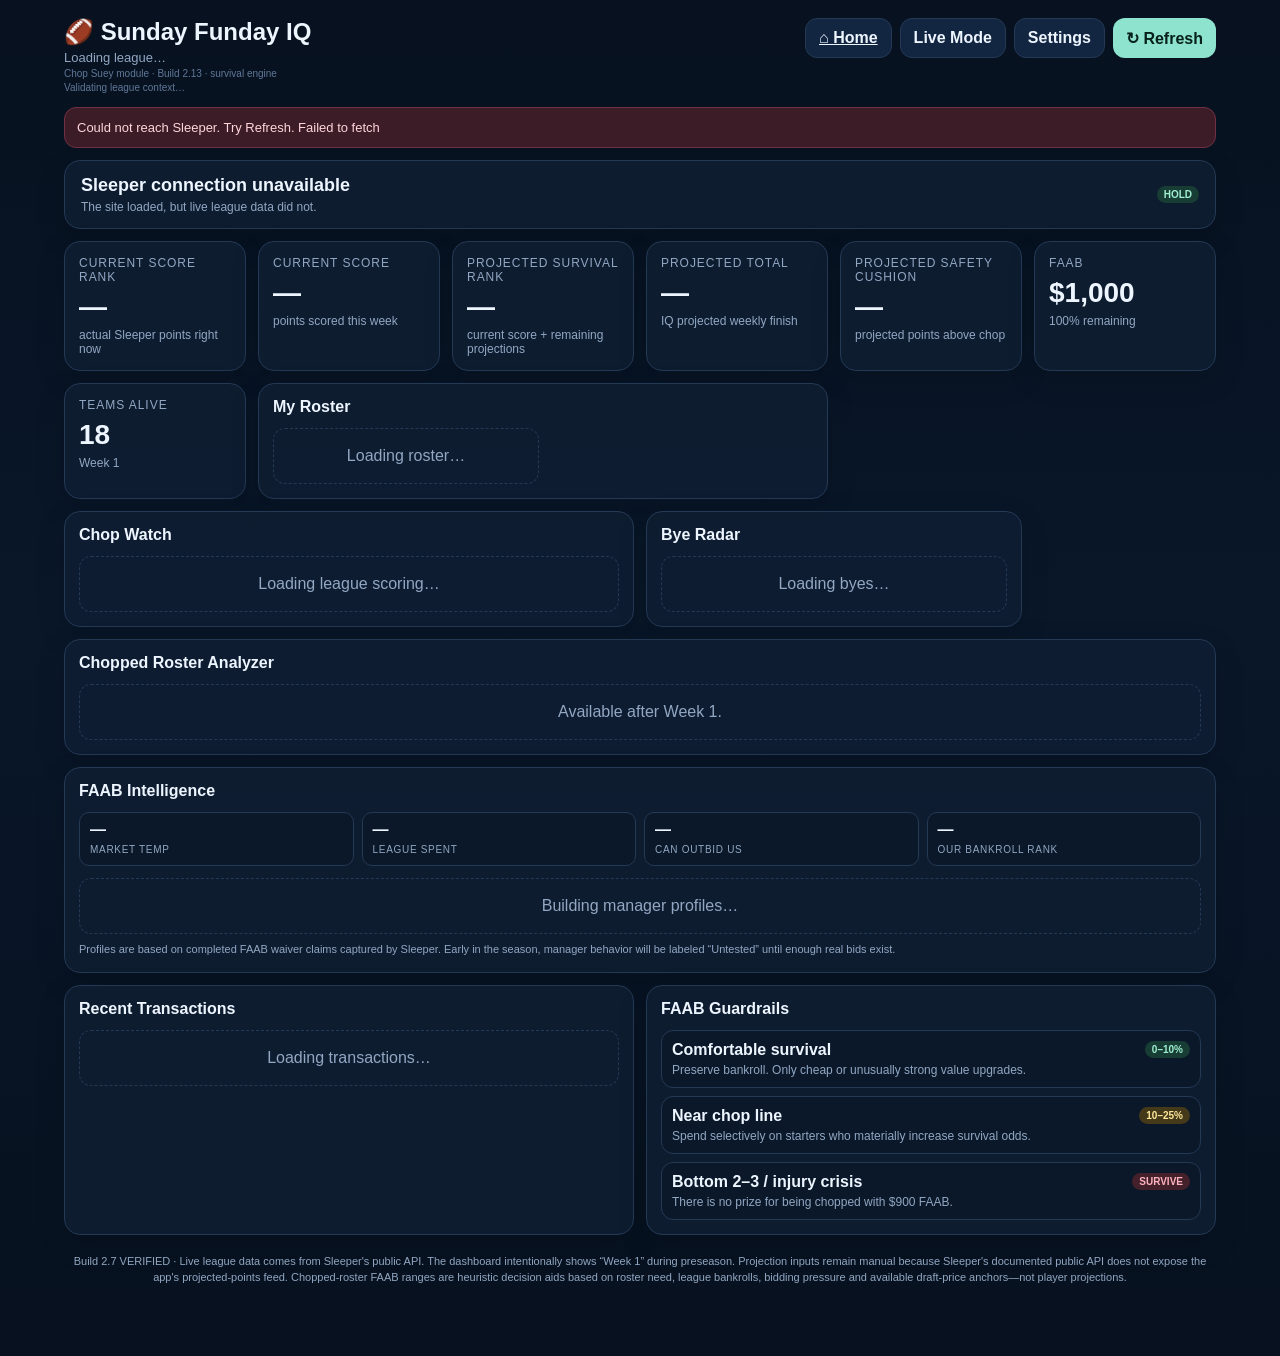
<file: apps/guillotine/index.html>
<!doctype html>
<html lang="en">
<head>
<meta charset="utf-8">
<meta name="viewport" content="width=device-width,initial-scale=1,viewport-fit=cover">
<meta name="theme-color" content="#07111f">
<title>Sunday Funday IQ</title>
<style>
:root{
  --bg:#07111f;--panel:#0f1d31;--panel2:#132641;--line:#243954;--text:#edf5ff;
  --muted:#91a7c2;--green:#32d296;--yellow:#f3c969;--red:#ff6b7a;--blue:#5ab0ff;
  --accent:#8ee3cf;--purple:#a78bfa;--orange:#f5a94a
}
*{box-sizing:border-box}
body{margin:0;background:linear-gradient(180deg,#07111f,#091729 45%,#07111f);color:var(--text);
  font-family:-apple-system,BlinkMacSystemFont,"Segoe UI",Roboto,Arial,sans-serif;min-height:100vh}
button,input,select{font:inherit}
.app{max-width:1180px;margin:auto;padding:calc(18px + env(safe-area-inset-top)) 14px calc(70px + env(safe-area-inset-bottom))}
.header{display:flex;gap:12px;align-items:flex-start;justify-content:space-between;margin-bottom:14px}
.brand h1{font-size:24px;margin:0}.brand p{margin:4px 0 0;color:var(--muted);font-size:13px}
.actions{display:flex;gap:8px;flex-wrap:wrap;justify-content:flex-end}
.btn{border:1px solid var(--line);background:var(--panel2);color:var(--text);padding:10px 13px;border-radius:12px;font-weight:750;cursor:pointer}
.btn.primary{background:var(--accent);color:#06201a;border:none}.btn.active{outline:2px solid var(--accent)}
.grid{display:grid;grid-template-columns:repeat(12,1fr);gap:12px}
.card{background:rgba(15,29,49,.96);border:1px solid var(--line);border-radius:16px;padding:14px;box-shadow:0 10px 30px rgba(0,0,0,.13)}
.metric{grid-column:span 2;min-height:106px}.metric .label{color:var(--muted);font-size:12px;text-transform:uppercase;letter-spacing:.08em}
.metric .value{font-size:28px;font-weight:850;margin-top:7px}.metric .sub{font-size:12px;color:var(--muted);margin-top:5px}
.section{grid-column:span 6}.wide{grid-column:span 12}.third{grid-column:span 4}
h2{font-size:16px;margin:0 0 12px}
.good{color:var(--green)}.warn{color:var(--yellow)}.bad{color:var(--red)}
.status{display:flex;align-items:center;gap:10px;padding:13px;border-radius:14px;background:#0b2b28;border:1px solid #184b45;margin-bottom:12px}
.status.warnbg{background:#312914;border-color:#65541b}.status.badbg{background:#351923;border-color:#703042}
.dot{width:10px;height:10px;border-radius:50%;background:var(--green);box-shadow:0 0 14px currentColor;flex:0 0 auto}
.status strong{font-size:17px}.small{font-size:12px;color:var(--muted)}
table{width:100%;border-collapse:collapse;font-size:13px}
th{text-align:left;color:var(--muted);font-size:11px;text-transform:uppercase;letter-spacing:.06em;padding:9px 8px;border-bottom:1px solid var(--line)}
td{padding:10px 8px;border-bottom:1px solid rgba(36,57,84,.55)}
tr.me{background:rgba(90,176,255,.09)}tr.chop td{color:#ffd8dd}
.pill{display:inline-block;padding:3px 7px;border-radius:999px;font-size:10px;font-weight:850;background:#203858;color:#cfe6ff;white-space:nowrap}
.pill.green{background:#173d35;color:#9ff0d0}.pill.red{background:#44202a;color:#ffb3be}
.pill.yellow{background:#443a19;color:#ffe79b}.pill.purple{background:#31274b;color:#dacfff}
.faabbar{height:7px;background:#1e3048;border-radius:99px;overflow:hidden;margin-top:5px}.faabbar span{display:block;height:100%;background:var(--accent)}
.roster-grid{display:grid;grid-template-columns:repeat(2,1fr);gap:8px}
.player{border:1px solid var(--line);border-radius:12px;padding:10px;background:#0b1829}
.player .top{display:flex;justify-content:space-between;gap:8px;align-items:start}.player .name{font-weight:800}.player .meta{color:var(--muted);font-size:12px;margin-top:4px}
.controls{display:grid;grid-template-columns:1fr 1fr;gap:8px}.controls label{font-size:12px;color:var(--muted)}
select,input{width:100%;margin-top:4px;background:#0a1728;border:1px solid var(--line);border-radius:10px;color:var(--text);padding:10px;font-size:14px}
.empty{padding:18px;color:var(--muted);text-align:center;border:1px dashed var(--line);border-radius:12px}
.error{display:none;background:#3c1c27;color:#ffd5dc;border:1px solid #723044;border-radius:12px;padding:12px;margin-bottom:12px;font-size:13px}
#setup{display:none;margin-bottom:12px}
.reco{display:grid;grid-template-columns:1fr auto;gap:10px;align-items:center}.reco .headline{font-size:18px;font-weight:850}.reco .why{font-size:12px;color:var(--muted);margin-top:4px}
.reco .action{font-size:12px;text-align:right}
.kpirow{display:flex;gap:12px;flex-wrap:wrap;margin-top:10px}.kpi{background:#0b1829;border:1px solid var(--line);padding:8px 10px;border-radius:10px;min-width:90px}
.kpi b{display:block;font-size:16px}.kpi span{font-size:10px;color:var(--muted);text-transform:uppercase;letter-spacing:.07em}
.byeweek{display:flex;justify-content:space-between;align-items:center;padding:9px 0;border-bottom:1px solid rgba(36,57,84,.55)}
.byeweek:last-child{border-bottom:none}.playersline{font-size:12px;color:var(--muted);margin-top:2px}
.market-grid{display:grid;grid-template-columns:repeat(2,1fr);gap:8px}
.sunday-only{display:none}.sunday .sunday-only{display:block}.sunday .normal-only{display:none}
.footer{margin-top:18px;color:var(--muted);font-size:11px;text-align:center;line-height:1.5}
@media(max-width:800px){
  .metric{grid-column:span 6}.section,.third{grid-column:span 12}.roster-grid,.market-grid{grid-template-columns:1fr}
  .header{align-items:flex-start}.brand h1{font-size:21px}.controls{grid-template-columns:1fr}
  .actions{max-width:46%}.btn{padding:9px 11px}
}

.market-temp{display:grid;grid-template-columns:repeat(4,1fr);gap:8px;margin-bottom:12px}
.market-temp .kpi{min-width:0}
.profile-grid{display:grid;grid-template-columns:repeat(2,1fr);gap:8px}
.profile-card{border:1px solid var(--line);border-radius:12px;padding:10px;background:#0b1829}
.profile-card .row{display:flex;justify-content:space-between;gap:8px;align-items:center}
.profile-card .name{font-weight:800}
.profile-card .meta{color:var(--muted);font-size:11px;margin-top:5px;line-height:1.4}
.need{font-size:10px;font-weight:800;border-radius:999px;padding:3px 7px;background:#243954;color:#d8e8fa}
.bid-table td,.bid-table th{white-space:nowrap}
.intel-note{font-size:11px;color:var(--muted);line-height:1.45;margin-top:8px}
@media(max-width:800px){
  .market-temp{grid-template-columns:repeat(2,1fr)}
  .profile-grid{grid-template-columns:1fr}
}


.analyzer-card{border:1px solid var(--line);border-radius:14px;background:#0b1829;padding:11px;margin-bottom:9px}
.analyzer-head{display:flex;justify-content:space-between;gap:10px;align-items:flex-start}
.analyzer-name{font-weight:850;font-size:15px}
.analyzer-meta{font-size:11px;color:var(--muted);margin-top:3px}
.analyzer-grid{display:grid;grid-template-columns:repeat(4,1fr);gap:7px;margin-top:9px}
.analyzer-stat{background:#0e2036;border:1px solid var(--line);padding:8px;border-radius:10px}
.analyzer-stat b{display:block;font-size:14px}
.analyzer-stat span{font-size:9px;color:var(--muted);text-transform:uppercase;letter-spacing:.06em}
.bidband{margin-top:9px;padding:9px;border-radius:10px;background:#10253e;border:1px solid var(--line);font-size:12px}
@media(max-width:800px){.analyzer-grid{grid-template-columns:repeat(2,1fr)}}

</style>
</head>
<body>
<div class="app" id="app">
  <div class="header">
    <div class="brand"><h1>🏈 Sunday Funday IQ</h1><p id="leagueTitle">Loading league…</p><p style="margin:3px 0 0;color:#5f7898;font-size:10px">Chop Suey module · Build 2.13 · survival engine</p><p id="dataFreshness" style="margin:3px 0 0;color:#5f7898;font-size:10px">Validating league context…</p></div>
    <div class="actions">
      <a class="btn" href="../../">⌂ Home</a>
      <button class="btn" id="sundayBtn">Live Mode</button>
      <button class="btn" id="settingsBtn">Settings</button>
      <button class="btn primary" id="refreshBtn">↻ Refresh</button>
    </div>
  </div>

  <div id="error" class="error"></div>

  <div id="setup" class="card">
    <div class="controls">
      <label>My team<select id="teamSelect"><option>Loading teams…</option></select></label>
      <label>Sleeper “safe” %<input id="safePct" type="number" step="1" min="0" max="100" value="61"></label>
      <label>Starting FAAB<input id="startFaab" type="number" value="1000"></label>
    </div>
    <div style="margin-top:10px"><button class="btn primary" id="saveBtn">Save dashboard settings</button></div>
  </div>

  <div class="card wide normal-only" style="margin-bottom:12px;padding:14px 16px">
    <div class="reco" style="align-items:center">
      <div><div class="headline" id="recommendation" style="font-size:18px">Loading weekly posture…</div><div class="why" id="recommendationWhy" style="margin-top:4px"></div></div>
      <div class="action"><span class="pill green" id="recommendationPill">HOLD</span></div>
    </div>
  </div>

  <div class="grid">
    <div class="card metric normal-only"><div class="label">Current Score Rank</div><div class="value" id="rankVal">—</div><div class="sub">actual Sleeper points right now</div></div>
    <div class="card metric normal-only"><div class="label">Current Score</div><div class="value" id="projVal">—</div><div class="sub" id="projSub">points scored this week</div></div>
    <div class="card metric normal-only"><div class="label">Projected Survival Rank</div><div class="value" id="projRankVal">—</div><div class="sub">current score + remaining projections</div></div>
    <div class="card metric normal-only"><div class="label">Projected Total</div><div class="value" id="projTotalVal">—</div><div class="sub">IQ projected weekly finish</div></div>
    <div class="card metric sunday-only"><div class="label">Current Score Rank</div><div class="value" id="liveRank">—</div><div class="sub">actual Sleeper points right now</div></div>
    <div class="card metric sunday-only"><div class="label">Projected Survival Rank</div><div class="value" id="liveProjRank">—</div><div class="sub">current score + remaining projections</div></div>
    <div class="card metric"><div class="label">Projected Safety Cushion</div><div class="value" id="liveCushion">—</div><div class="sub" id="riskSub">projected points above chop</div></div>
    <div class="card metric normal-only"><div class="label">FAAB</div><div class="value" id="faabVal">$1,000</div><div class="sub" id="faabSub">100% remaining</div></div>
    <div class="card metric normal-only"><div class="label">Teams Alive</div><div class="value" id="teamsVal">18</div><div class="sub" id="weekVal">Week 1</div></div>

    <div class="card wide sunday-only">
      <h2>Live Chop Board</h2>
      <div id="sundayBottom"></div>
    </div>

    <div class="card wide sunday-only">
      <h2>What to Watch</h2>
      <div id="sundayContext"><div class="empty">Games have not started.</div></div>
    </div>

    <div class="card section">
      <h2>My Roster</h2>
      <div id="roster" class="roster-grid"><div class="empty">Loading roster…</div></div>
    </div>

    <div class="card section normal-only">
      <h2>Chop Watch</h2>
      <div id="chopWatch"><div class="empty">Loading league scoring…</div></div>
    </div>

    <div class="card third normal-only">
      <h2>Bye Radar</h2>
      <div id="byeRadar"><div class="empty">Loading byes…</div></div>
    </div>

    <div class="card wide normal-only">
      <h2>Chopped Roster Analyzer</h2>
      <div id="choppedMarket"><div class="empty">Available after Week 1.</div></div>
    </div>

    <div class="card wide normal-only">
      <h2>FAAB Intelligence</h2>
      <div class="market-temp" id="faabMarketKpis">
        <div class="kpi"><b>—</b><span>Market temp</span></div>
        <div class="kpi"><b>—</b><span>League spent</span></div>
        <div class="kpi"><b>—</b><span>Can outbid us</span></div>
        <div class="kpi"><b>—</b><span>Our bankroll rank</span></div>
      </div>
      <div id="faabProfiles"><div class="empty">Building manager profiles…</div></div>
      <div class="intel-note">Profiles are based on completed FAAB waiver claims captured by Sleeper. Early in the season, manager behavior will be labeled “Untested” until enough real bids exist.</div>
    </div>

    <div class="card section normal-only">
      <h2>Recent Transactions</h2>
      <div id="transactions"><div class="empty">Loading transactions…</div></div>
    </div>

    <div class="card section normal-only">
      <h2>FAAB Guardrails</h2>
      <div class="player"><div class="top"><span class="name">Comfortable survival</span><span class="pill green">0–10%</span></div><div class="meta">Preserve bankroll. Only cheap or unusually strong value upgrades.</div></div>
      <div class="player" style="margin-top:8px"><div class="top"><span class="name">Near chop line</span><span class="pill yellow">10–25%</span></div><div class="meta">Spend selectively on starters who materially increase survival odds.</div></div>
      <div class="player" style="margin-top:8px"><div class="top"><span class="name">Bottom 2–3 / injury crisis</span><span class="pill red">SURVIVE</span></div><div class="meta">There is no prize for being chopped with $900 FAAB.</div></div>
    </div>
  </div>

  <div class="footer">
    Build 2.7 VERIFIED · Live league data comes from Sleeper's public API. The dashboard intentionally shows “Week 1” during preseason.
    Projection inputs remain manual because Sleeper's documented public API does not expose the app's projected-points feed. Chopped-roster FAAB ranges are heuristic decision aids based on roster need, league bankrolls, bidding pressure and available draft-price anchors—not player projections.
  </div>
</div>

<script src="./core.js"></script>
<script>
const CORE=globalThis.SFIQGuillotineCore;
const LEAGUE_ID="1383615005433274368";
const API="https://api.sleeper.app/v1";
const BYE={
  CAR:5,KC:5,
  CIN:6,DET:6,MIA:6,MIN:6,
  BUF:7,JAX:7,LAC:7,WAS:7,
  HOU:8,NO:8,NYG:8,SF:8,
  PIT:9,TEN:9,
  CHI:10,DEN:10,PHI:10,TB:10,
  ATL:11,CLE:11,GB:11,LAR:11,NE:11,SEA:11,
  BAL:13,IND:13,LV:13,NYJ:13,
  ARI:14,DAL:14
};
let state={league:null,users:[],rosters:[],matchups:[],previousMatchups:[],players:{},transactions:[],historicalTransactions:[],drafts:[],draftPicks:[],projections:{},nextProjections:{},projectionsUpdatedAt:null,gameStates:{},gameStatesUpdatedAt:null,week:1,nflState:null};
let prefs=JSON.parse(localStorage.getItem("gwPrefs")||'{"rosterId":null,"safePct":61,"startFaab":1000}');

const $=id=>document.getElementById(id);
const money=n=>"$"+Number(n||0).toLocaleString();
const teamName=user=>user?.metadata?.team_name || user?.display_name || user?.username || "Unknown";
const playerName=id=>{const p=state.players[id];return p?(p.full_name||[p.first_name,p.last_name].filter(Boolean).join(" ")):id};
const playerMeta=id=>state.players[id]||{};
const rosterUser=r=>state.users.find(u=>u.user_id===r.owner_id);
const faabRemaining=r=>Math.max(0,Number(prefs.startFaab||1000)-Number(r.settings?.waiver_budget_used||0));
const myRoster=()=>state.rosters.find(r=>String(r.roster_id)===String(prefs.rosterId));
const matchupFor=(rid,arr=state.matchups)=>arr.find(m=>String(m.roster_id)===String(rid));
const activeRoster=r=>Array.isArray(r.players)&&r.players.length>0;

function showError(msg){$("error").style.display="block";$("error").textContent=msg}
function hideError(){$("error").style.display="none"}
async function getJson(url,timeout=10000){
  const c=new AbortController();const t=setTimeout(()=>c.abort(),timeout);
  try{const r=await fetch(url,{cache:"no-store",signal:c.signal});if(!r.ok)throw new Error(`${r.status} ${r.statusText}`);return await r.json()}
  finally{clearTimeout(t)}
}

async function loadProjectionWeek(week){
  const season=state.league?.season||state.nflState?.season||2026;
  const seasonType=String(state.nflState?.season_type||'regular').toLowerCase();
  const urls=[
    `https://api.sleeper.app/projections/nfl/${season}/${week}?season_type=${encodeURIComponent(seasonType)}`,
    `https://api.sleeper.com/projections/nfl/${season}/${week}?season_type=${encodeURIComponent(seasonType)}`
  ];
  for(const url of urls){
    try{
      const rows=await getJson(url,12000);
      if(Array.isArray(rows)&&rows.length){
        const map={};rows.forEach(x=>{const id=String(x.player_id??x.player?.player_id??x.player?.id??'');if(id)map[id]=x});
        if(Object.keys(map).length)return map;
      }
    }catch(e){console.warn('Sleeper projections unavailable',url,e)}
  }
  return {};
}
async function loadWeeklyProjections(){
  const [current,next]=await Promise.all([loadProjectionWeek(state.week),loadProjectionWeek(state.week+1)]);
  state.projections=current;state.nextProjections=next;state.projectionsUpdatedAt=new Date().toISOString();
  return Object.keys(current).length>0;
}
function pointsFromProjectionMap(map,id){
  const x=map?.[String(id)];if(!x)return 0;const s=x.stats||x;
  const rec=state.league?.scoring_settings?.rec;
  const key=rec===0.5?'pts_half_ppr':rec===0?'pts_std':rec===1?'pts_ppr':null;
  if(key&&s[key]!=null&&s[key]!==''&&Number.isFinite(Number(s[key])))return Number(s[key]);
  // Retain the legacy fallback for missing provider fields or nonstandard scoring.
  for(const k of ['pts_ppr','pts_half_ppr','pts_std','fantasy_points']){const v=Number(s?.[k]);if(Number.isFinite(v)&&v!==0)return v}
  return 0;
}
function projectionPoints(id){return pointsFromProjectionMap(state.projections,id)}
function nextProjectionPoints(id){return pointsFromProjectionMap(state.nextProjections,id)}
function normalizeEspnTeam(x){x=String(x||'').toUpperCase();return x==='JAC'?'JAX':x==='WSH'?'WAS':x==='LA'?'LAR':x}
async function loadGameStates(){
  const season=state.league?.season||state.nflState?.season||2026;
  try{
    const data=await getJson(`https://site.api.espn.com/apis/site/v2/sports/football/nfl/scoreboard?dates=${season}&seasontype=2&week=${state.week}`,12000);
    const map={};
    for(const ev of data.events||[]){
      const comp=ev.competitions?.[0];if(!comp)continue;const st=comp.status?.type||ev.status?.type||{};const stateName=String(st.state||'pre').toLowerCase();
      for(const team of comp.competitors||[]){const ab=normalizeEspnTeam(team?.team?.abbreviation);if(!ab)continue;map[ab]={state:stateName,started:stateName!=='pre',completed:!!st.completed,period:Number(comp.status?.period||ev.status?.period||0),clock:comp.status?.displayClock||ev.status?.displayClock||'',detail:st.shortDetail||st.detail||''}}
    }
    state.gameStates=map;state.gameStatesUpdatedAt=new Date().toISOString();return true;
  }catch(e){console.warn('Game-state refresh unavailable',e);state.gameStates={};return false}
}
function playerGame(id){const team=playerMeta(id).team;return state.gameStates?.[team]||null}
function teamDistribution(r){
  const m=matchupFor(r.roster_id)||{},starters=(m.starters||r.starters||[]).map(String),ptsMap=m.players_points||{};
  const players=starters.map(id=>({id,position:(playerMeta(id).position||'').toUpperCase(),live:Number(ptsMap[id]||0),projection:projectionPoints(id),game:playerGame(id),hasLive:Object.prototype.hasOwnProperty.call(ptsMap,id)}));
  return CORE.teamDistribution({current:Number(m.points||0),players});
}
function teamLiveProjection(r){return teamDistribution(r).mean}
function liveProjectedTeams(){return state.rosters.filter(activeRoster).map(r=>{const d=teamDistribution(r);return{r,m:matchupFor(r.roster_id),pts:Number(matchupFor(r.roster_id)?.points||0),proj:d.mean,sigma:d.sigma}}).sort((a,b)=>b.proj-a.proj||b.pts-a.pts)}
function survivalSnapshot(){const teams=state.rosters.filter(activeRoster).map(r=>{const d=teamDistribution(r);return{id:String(r.roster_id),mean:d.mean,sigma:d.sigma}});return CORE.survivalSimulation(teams,12000,20260921+Number(state.week||1))}
function gameRemaining(id){return CORE.gameFractionRemaining(playerGame(id))>0}

async function load(){
  hideError();$("recommendation").textContent="Refreshing Sleeper…";
  try{
    const [league,users,rosters,nfl]=await Promise.all([
      getJson(`${API}/league/${LEAGUE_ID}`),getJson(`${API}/league/${LEAGUE_ID}/users`),
      getJson(`${API}/league/${LEAGUE_ID}/rosters`),getJson(`${API}/state/nfl`)
    ]);
    state.league=league;state.users=users;state.rosters=rosters;state.nflState=nfl;
    const st=String(nfl.season_type||"").toLowerCase();
    state.week=(st==="regular"||st==="post")?Number(nfl.week||1):1;
    $("leagueTitle").textContent=`${league.name||"Sleeper League"} · ${league.season||""}`;
    const ctx=CORE.leagueContext(league,rosters,prefs.startFaab||1000);
    $("dataFreshness").textContent=`${ctx.teamsAlive}/${ctx.teamsConfigured} alive · ${ctx.rosterSlots.starters} starters · ${ctx.rosterSlots.bench} bench · FAAB ${money(ctx.startingFaab)}`;
    if(ctx.teamsConfigured!==18)showError(`League configuration warning: expected 18 teams, Sleeper reports ${ctx.teamsConfigured}.`);

    const jobs=[
      getJson(`${API}/league/${LEAGUE_ID}/matchups/${state.week}`).catch(()=>[]),
      getJson(`${API}/league/${LEAGUE_ID}/transactions/${state.week}`).catch(()=>[]),
      getJson(`${API}/players/nfl`,15000).catch(()=>({}))
    ];
    if(state.week>1)jobs.push(getJson(`${API}/league/${LEAGUE_ID}/matchups/${state.week-1}`).catch(()=>[]));
    const res=await Promise.all(jobs);
    state.matchups=res[0];state.transactions=res[1];state.players=res[2];state.previousMatchups=res[3]||[];

    // Pull every completed transaction week-to-date so FAAB behavior compounds over the season.
    const txWeeks=Array.from({length:Math.max(1,state.week)},(_,i)=>i+1);
    const txHistory=await Promise.all(txWeeks.map(w=>getJson(`${API}/league/${LEAGUE_ID}/transactions/${w}`).catch(()=>[])));
    const seen=new Set();
    state.historicalTransactions=txHistory.flat().filter(t=>{
      const key=t.transaction_id||`${t.created||0}-${JSON.stringify(t.roster_ids||[])}-${JSON.stringify(t.adds||{})}`;
      if(seen.has(key))return false;seen.add(key);return true;
    });

    // Draft data gives us a useful league-specific anchor for chopped-player valuation.
    state.drafts=await getJson(`${API}/league/${LEAGUE_ID}/drafts`).catch(()=>[]);
    const draftId=state.league?.draft_id || state.drafts?.[0]?.draft_id;
    state.draftPicks=draftId?await getJson(`${API}/draft/${draftId}/picks`).catch(()=>[]):[];
    await Promise.all([loadWeeklyProjections(),loadGameStates()]);

    buildTeamSelect();
    reconcilePriorWeek();
    if(!prefs.rosterId){$("setup").style.display="block";$("recommendation").textContent="Choose your team once";$("recommendationWhy").textContent="Your selection will persist on this device."}
    else {
      try{
        render();
      }catch(e){
        console.error("Dashboard render error",e);
        showError("Dashboard error: "+e.message+" · Build 2.8");
        $("recommendation").textContent="Dashboard rendering issue";
        $("recommendationWhy").textContent="Sleeper data loaded, but one dashboard panel failed to render.";
      }
    }
  }catch(e){
    console.error("Sleeper/data load error",e);
    showError("Could not reach Sleeper. Try Refresh. "+(e.name==="AbortError"?"The request timed out.":e.message));
    $("recommendation").textContent="Sleeper connection unavailable";
    $("recommendationWhy").textContent="The site loaded, but live league data did not.";
  }
}

function buildTeamSelect(){
  const s=$("teamSelect");s.innerHTML="";
  state.rosters.forEach(r=>{const o=document.createElement("option");o.value=r.roster_id;o.textContent=teamName(rosterUser(r));if(String(r.roster_id)===String(prefs.rosterId))o.selected=true;s.appendChild(o)});
  $("safePct").value=prefs.safePct||61;$("startFaab").value=prefs.startFaab||1000;
}
function scoredTeams(){
  return state.rosters.filter(activeRoster).map(r=>({r,m:matchupFor(r.roster_id),pts:Number(matchupFor(r.roster_id)?.points||0)})).sort((a,b)=>b.pts-a.pts);
}
function recommendation(scored,mine){
  const current=scoredTeams(),currentIdx=current.findIndex(x=>x.r.roster_id===mine.roster_id);
  const currentRank=currentIdx>=0?currentIdx+1:null,currentPts=currentIdx>=0?current[currentIdx].pts:0;
  const projected=[...scored].sort((a,b)=>(b.proj??0)-(a.proj??0)||(b.pts??0)-(a.pts??0));
  const pIdx=projected.findIndex(x=>x.r.roster_id===mine.roster_id),mineProj=pIdx>=0?Number(projected[pIdx].proj??currentPts):currentPts;
  const chopProj=projected.length?Number(projected[projected.length-1].proj??0):0,gap=mineProj-chopProj;
  const risk=survivalSnapshot()[String(mine.roster_id)]||{chopProbability:0,dangerProbability:0,survivalProbability:1};
  const mode=CORE.posture({chopProbability:risk.chopProbability,dangerProbability:risk.dangerProbability,cushion:gap});
  const myfaab=faabRemaining(mine),started=current.some(x=>x.pts!==0);let title,why,pill,cls;
  if(mode==='SURVIVE'){
    title='Weekly posture: protect survival';
    why=`Score rank ${currentRank||'—'}/${current.length} · projected ${pIdx>=0?pIdx+1:'—'}/${projected.length} · ${gap>=0?'+':''}${gap.toFixed(1)} vs chop · ${Math.round(risk.chopProbability*100)}% simulated chop risk. Favor moves that materially reduce downside.`;
    pill='SURVIVE';cls='red';
  }else if(mode==='CAUTION'){
    title='Weekly posture: selective';
    why=`Projected ${pIdx>=0?pIdx+1:'—'}/${projected.length} · ${gap>=0?'+':''}${gap.toFixed(1)} vs chop · ${Math.round(risk.chopProbability*100)}% chop / ${Math.round(risk.dangerProbability*100)}% bottom-3 risk. Spend only where the survival improvement is meaningful.`;
    pill='WATCH';cls='yellow';
  }else{
    title='Weekly posture: preserve FAAB';
    const livePart=started?`Score rank ${currentRank||'—'}/${current.length} · `:'';
    why=`${livePart}projected ${pIdx>=0?pIdx+1:'—'}/${projected.length} · ${gap>=0?'+':''}${gap.toFixed(1)} vs chop · ${Math.round(risk.chopProbability*100)}% simulated chop risk. Preserve ${money(myfaab)} unless a move creates a clear starter or future-bye upgrade.`;
    pill='HOLD';cls='green';
  }
  $('recommendation').textContent=title;$('recommendationWhy').textContent=why;$('recommendationPill').textContent=pill;$('recommendationPill').className=`pill ${cls}`;
  return {risk,mode,gap,projectedRank:pIdx>=0?pIdx+1:null,projectedTotal:mineProj};
}
function render(){
  const mine=myRoster();if(!mine){$("setup").style.display="block";return}
  const scored=scoredTeams();const started=scored.some(x=>x.pts!==0);
  const projected=liveProjectedTeams();
  const myPts=Number(matchupFor(mine.roster_id)?.points||0);
  const currentIdx=scored.findIndex(x=>x.r.roster_id===mine.roster_id);
  const myProjIdx=projected.findIndex(x=>x.r.roster_id===mine.roster_id);
  const liveChop=projected.length?projected[projected.length-1].proj:0;
  const myLiveProj=myProjIdx>=0?projected[myProjIdx].proj:myPts;
  const cushion=myLiveProj-liveChop;const faab=faabRemaining(mine);

  $("rankVal").textContent=currentIdx>=0?`${currentIdx+1} / ${scored.length}`:"—";
  $("projVal").textContent=myPts.toFixed(2);
  $("projSub").textContent="points scored this week";
  $("projRankVal").textContent=myProjIdx>=0?`${myProjIdx+1} / ${projected.length}`:"—";
  $("projTotalVal").textContent=myLiveProj.toFixed(2);
  $("liveRank").textContent=currentIdx>=0?`${currentIdx+1} / ${scored.length}`:"—";
  $("liveRank").style.fontSize="28px";
  $("liveProjRank").textContent=myProjIdx>=0?`${myProjIdx+1} / ${projected.length}`:"—";
  $("liveProjRank").style.fontSize="28px";
  $("liveCushion").textContent=`${cushion>=0?"+":""}${cushion.toFixed(1)}`;
  $("liveCushion").className="value "+(cushion>=10?"good":cushion>=5?"warn":"bad");
  $("faabVal").textContent=money(faab);$("faabSub").textContent=`${Math.round(100*faab/Number(prefs.startFaab||1000))}% remaining`;
  $("teamsVal").textContent=scored.length;$("weekVal").textContent=`Week ${state.week}`;

  const weekly=recommendation(projected,mine);
  $("riskSub").textContent=`${Math.round(weekly.risk.chopProbability*100)}% chop risk · ${Math.round(weekly.risk.dangerProbability*100)}% bottom-3 risk`;
  persistWeeklySnapshot(mine,weekly);
  renderRoster(mine);renderChop(projected,mine,started);
  renderFaabIntelligence(mine);renderByeRadar(mine);renderTransactions();renderChoppedMarket();renderSunday(projected,mine,started);
}
const HISTORY_KEY="sfiqGuillotineHistoryV1";
function readHistory(){try{return JSON.parse(localStorage.getItem(HISTORY_KEY)||"[]")}catch{return[]}}
function writeHistory(rows){try{localStorage.setItem(HISTORY_KEY,JSON.stringify(rows.slice(-80)))}catch{}}
function persistWeeklySnapshot(mine,weekly){
  const rows=readHistory(),m=matchupFor(mine.roster_id)||{},starters=(m.starters||mine.starters||[]).map(String);
  const snap={type:"analysis",ts:new Date().toISOString(),leagueId:LEAGUE_ID,week:state.week,rosterId:String(mine.roster_id),starters,faab:faabRemaining(mine),teamsAlive:state.rosters.filter(activeRoster).length,projectedTotal:Number(weekly.projectedTotal||0),projectedRank:weekly.projectedRank,cushion:Number(weekly.gap||0),chopProbability:Number(weekly.risk?.chopProbability||0),dangerProbability:Number(weekly.risk?.dangerProbability||0),posture:weekly.mode,projectionFreshAt:state.projectionsUpdatedAt,gameStateFreshAt:state.gameStatesUpdatedAt};
  const key=[snap.week,snap.rosterId,snap.starters.join(","),snap.faab,Math.round(snap.projectedTotal*10),snap.posture].join("|");if(rows.length&&rows[rows.length-1]._key===key)return;snap._key=key;rows.push(snap);writeHistory(rows);
}
function reconcilePriorWeek(){
  if(state.week<=1||!state.previousMatchups.length)return;const mine=myRoster();if(!mine)return;const rows=readHistory(),week=state.week-1,actual=matchupFor(mine.roster_id,state.previousMatchups),cutoff=Math.min(...state.previousMatchups.map(x=>Number(x.points||0)));let changed=false;
  for(const x of rows){if(x.type==="analysis"&&x.week===week&&x.rosterId===String(mine.roster_id)&&!x.result){x.result={actualScore:Number(actual?.points||0),chopScore:cutoff,survived:Number(actual?.points||0)>cutoff,margin:Number(actual?.points||0)-cutoff};changed=true}}if(changed)writeHistory(rows);
}
function renderRoster(mine){
  const starters=new Set((matchupFor(mine.roster_id)?.starters||mine.starters||[]).map(String));
  const ids=(mine.players||[]).map(String);
  const posOrder={QB:0,RB:1,WR:2,TE:3,K:4,DEF:5,DST:5};
  const starterIds=ids.filter(id=>starters.has(id)).sort((a,b)=>{
    const pa=(playerMeta(a).position||"").toUpperCase(),pb=(playerMeta(b).position||"").toUpperCase();
    return (posOrder[pa]??4)-(posOrder[pb]??4);
  });
  const benchIds=ids.filter(id=>!starters.has(id)).sort((a,b)=>{
    const pa=(playerMeta(a).position||"").toUpperCase(),pb=(playerMeta(b).position||"").toUpperCase();
    return (posOrder[pa]??9)-(posOrder[pb]??9)||playerName(a).localeCompare(playerName(b));
  });
  const ordered=[...starterIds,...benchIds];
  $("roster").innerHTML=ordered.map(id=>{
    const p=playerMeta(id),isStarter=starters.has(String(id)),bye=BYE[p.team],inj=p.injury_status?` · ${p.injury_status}`:"";
    return `<div class="player"><div class="top"><span class="name">${playerName(id)}</span><span class="pill ${isStarter?"green":""}">${isStarter?"START":"BENCH"}</span></div>
      <div class="meta">${p.position||""} · ${p.team||"FA"}${bye?` · Bye ${bye}`:""}${inj}</div></div>`
  }).join("")||'<div class="empty">No roster players returned.</div>';
}

function renderChop(scored,mine,started){
  if(!started){
    $("chopWatch").innerHTML='<div class="empty">Games have not started. Use projected rank/cushion above.</div>';
    return;
  }
  const bottom=[...scored].slice(-5).reverse();
  $("chopWatch").innerHTML=bottom.map((x,i)=>{
    const me=x.r.roster_id===mine.roster_id;
    return `<div class="player" style="margin-bottom:7px">
      <div class="top">
        <span class="name">${teamName(rosterUser(x.r))}${me?" · YOU":""}</span>
        <span class="pill ${i===0?"red":""}">${(x.proj??x.pts).toFixed(2)}</span>
      </div>
      <div class="meta">${i===0?"Projected chop position":"+"+((x.proj??x.pts)-(bottom[0].proj??bottom[0].pts)).toFixed(2)+" above chop"}</div>
    </div>`;
  }).join("");
}


function rosterPositionCounts(r){
  const counts={QB:0,RB:0,WR:0,TE:0};
  (r.players||[]).forEach(id=>{
    const pos=(playerMeta(id).position||"").toUpperCase();
    if(counts[pos]!=null)counts[pos]++;
  });
  return counts;
}
function rosterWeakness(r){
  const c=rosterPositionCounts(r);
  const pressure=[
    ["TE",c.TE<=1?3:c.TE===2?1:0],
    ["RB",c.RB<=2?3:c.RB===3?1:0],
    ["WR",c.WR<=2?3:c.WR===3?1:0],
    ["QB",c.QB===0?3:c.QB===1?1:0]
  ].sort((a,b)=>b[1]-a[1]);
  return pressure[0][1]>0?pressure[0][0]:"BAL";
}
function faabClaimsByRoster(){
  const map={};
  state.rosters.forEach(r=>map[r.roster_id]={wins:0,total:0,max:0,bids:[],adds:[]});
  (state.historicalTransactions||[]).forEach(t=>{
    const bid=Number(t.settings?.waiver_bid);
    if(!Number.isFinite(bid)||bid<0)return;
    if(t.status && String(t.status).toLowerCase()!=="complete")return;
    const rid=(t.roster_ids||[])[0];
    if(!rid||!map[rid])return;
    map[rid].wins++;
    map[rid].total+=bid;
    map[rid].max=Math.max(map[rid].max,bid);
    map[rid].bids.push(bid);
    if(t.adds)map[rid].adds.push(...Object.keys(t.adds));
  });
  return map;
}
function managerArchetype(r,stats){
  const spent=Number(prefs.startFaab||1000)-faabRemaining(r);
  const pct=spent/Number(prefs.startFaab||1000);
  const avg=stats.wins?stats.total/stats.wins:0;

  if(stats.wins===0 && spent===0)return["Untested",""];
  if(pct>=.45 || avg>=300)return["Whale","red"];
  if(pct>=.25 || avg>=175)return["Aggressive","yellow"];
  if(stats.wins>=2 && avg<=80 && pct<.20)return["Value Hunter","green"];
  if(pct<.08 && stats.wins<=1)return["Hoarder","purple"];
  return["Selective",""];
}

function renderFaabIntelligence(mine){
  const start=Number(prefs.startFaab||1000);
  const claims=faabClaimsByRoster();
  const active=state.rosters.filter(activeRoster);
  const mineFaab=faabRemaining(mine);
  const totalRemaining=active.reduce((s,r)=>s+faabRemaining(r),0);
  const leagueSpent=active.length*start-totalRemaining;
  const canOutbid=active.filter(r=>r.roster_id!==mine.roster_id && faabRemaining(r)>mineFaab).length;
  const bankrollRank=[...active].sort((a,b)=>faabRemaining(b)-faabRemaining(a)).findIndex(r=>r.roster_id===mine.roster_id)+1;

  const allBids=Object.values(claims).flatMap(x=>x.bids);
  const avgBid=allBids.length?allBids.reduce((a,b)=>a+b,0)/allBids.length:0;
  const medianBid=allBids.length?[...allBids].sort((a,b)=>a-b)[Math.floor(allBids.length/2)]:0;

  let temp="Cold", tempClass="green";
  if(allBids.length>=3 && avgBid>=225){temp="Hot";tempClass="red"}
  else if(allBids.length>=2 && avgBid>=100){temp="Warm";tempClass="yellow"}
  else if(allBids.length===0){temp="Unformed";tempClass=""}

  $("faabMarketKpis").innerHTML=[
    [`<span class="${tempClass}">${temp}</span>`,"Market temp"],
    [money(leagueSpent),"League spent"],
    [canOutbid,"Can outbid us"],
    [`${bankrollRank}/${active.length}`,"Our bankroll rank"]
  ].map(([a,b])=>`<div class="kpi"><b>${a}</b><span>${b}</span></div>`).join("");

  const profiles=active.map(r=>{
    const s=claims[r.roster_id]||{wins:0,total:0,max:0,bids:[]};
    const avg=s.wins?s.total/s.wins:0;
    const [type,cls]=managerArchetype(r,s);
    return {
      r,faab:faabRemaining(r),spent:start-faabRemaining(r),wins:s.wins,avg,max:s.max,
      type,cls,need:rosterWeakness(r)
    };
  }).sort((a,b)=>{
    // Put us first, then most strategically relevant bankrolls.
    if(a.r.roster_id===mine.roster_id)return -1;
    if(b.r.roster_id===mine.roster_id)return 1;
    return b.faab-a.faab;
  });

  const scored=scoredTeams();
  const started=scored.some(x=>x.pts!==0);
  const liveMap={};
  scored.forEach((x,i)=>liveMap[x.r.roster_id]={rank:i+1,pts:x.pts,isChop:started&&i===scored.length-1});

  const header=`<div style="overflow:auto"><table class="bid-table">
    <thead><tr>
      <th>Manager</th><th>Live</th><th>Pts</th><th>FAAB</th><th>Spent</th>
      <th>Wins</th><th>Avg Bid</th><th>Max</th><th>Profile</th><th>Need</th><th>Status</th>
    </tr></thead><tbody>`;
  const rows=profiles.map(x=>{
    const me=x.r.roster_id===mine.roster_id;
    const live=liveMap[x.r.roster_id]||{rank:null,pts:0,isChop:false};
    return `<tr class="${me?"me":""} ${live.isChop?"chop":""}">
      <td>${teamName(rosterUser(x.r))}${me?" · YOU":""}</td>
      <td>${started&&live.rank?live.rank:"—"}</td>
      <td>${Number(live.pts||0).toFixed(2)}</td>
      <td><b>${money(x.faab)}</b></td>
      <td>${money(x.spent)}</td>
      <td>${x.wins}</td>
      <td>${x.wins?money(Math.round(x.avg)):"—"}</td>
      <td>${x.wins?money(x.max):"—"}</td>
      <td><span class="pill ${x.cls}">${x.type}</span></td>
      <td><span class="need">${x.need}</span></td>
      <td>${live.isChop?'<span class="pill red">CHOP</span>':'<span class="pill green">ALIVE</span>'}</td>
    </tr>`;
  }).join("");
  const footer=`</tbody></table></div>
    <div class="intel-note">${allBids.length
      ? `Observed ${allBids.length} completed FAAB win${allBids.length===1?"":"s"} · league average ${money(Math.round(avgBid))} · median ${money(Math.round(medianBid))}.`
      : `No completed FAAB claims yet. This panel will begin learning the league after the first waiver cycle.`}</div>`;
  $("faabProfiles").innerHTML=header+rows+footer;
}

function renderByeRadar(mine){
  const groups={};
  (mine.players||[]).forEach(id=>{const p=playerMeta(id),w=BYE[p.team];if(!w)return;(groups[w]??=[]).push(playerName(id))});
  const weeks=Object.keys(groups).map(Number).sort((a,b)=>a-b);
  $("byeRadar").innerHTML=weeks.map(w=>{
    const n=groups[w].length,cls=n>=2?"red":n===1?"green":"";
    return `<div class="byeweek"><div><b>Week ${w}</b><div class="playersline">${groups[w].join(", ")}</div></div><span class="pill ${cls}">${n>=2?"CONFLICT":"1 OUT"}</span></div>`
  }).join("")||'<div class="empty">No bye data found.</div>';
}
function renderTransactions(){
  const tx=[...state.transactions].sort((a,b)=>(b.status_updated||b.created||0)-(a.status_updated||a.created||0)).slice(0,10);
  $("transactions").innerHTML=tx.length?tx.map(t=>{
    const bid=t.settings?.waiver_bid;
    const addedIds=t.adds?Object.keys(t.adds):[];
    const droppedIds=t.drops?Object.keys(t.drops):[];
    const adds=addedIds.map(playerName);
    const drops=droppedIds.map(playerName);
    const rid=t.roster_ids?.[0];
    const owner=rid?teamName(rosterUser(state.rosters.find(r=>r.roster_id===rid))):"";

    // Player is the primary thing we care about; manager is secondary context.
    const primary=adds.length?adds.join(", "):(drops.length?drops.join(", "):(t.type||"Transaction"));
    const details=[
      owner?`${adds.length?"Added by":"Team"} ${owner}`:"",
      drops.length?`Dropped ${drops.join(", ")}`:""
    ].filter(Boolean).join(" · ");

    return `<div class="player" style="margin-bottom:7px">
      <div class="top">
        <span class="name">${primary}</span>
        <span class="pill">${bid!=null?money(bid):(t.status||"")}</span>
      </div>
      <div class="meta">${details||"League transaction"}</div>
    </div>`
  }).join(""):'<div class="empty">No transactions yet this week.</div>';
}

function originalAuctionPrice(playerId){
  const pick=(state.draftPicks||[]).find(p=>String(p.player_id)===String(playerId));
  if(!pick)return null;
  const m=pick.metadata||{};
  const candidates=[m.amount,m.price,m.bid,m.auction_price,pick.amount,pick.price,pick.bid];
  for(const v of candidates){
    const n=Number(v);
    if(Number.isFinite(n)&&n>=0)return n;
  }
  return null;
}
function positionNeedScore(r,pos){
  const c=rosterPositionCounts(r);
  if(pos==="TE")return c.TE<=1?3:c.TE===2?1:0;
  if(pos==="RB")return c.RB<=2?3:c.RB===3?1:0;
  if(pos==="WR")return c.WR<=2?3:c.WR===3?1:0;
  if(pos==="QB")return c.QB===0?3:c.QB===1?1:0;
  return 0;
}
function managerWaiverIntent(r,pos){
  return CORE.preWaiverIntent({transactions:state.transactions||[],rosterId:r.roster_id,targetPosition:pos,playerLookup:id=>playerMeta(id),now:Date.now()});
}
function likelyBiddersFor(playerId,mine,excludedRosterId=null){
  const p=playerMeta(playerId),pos=(p.position||"").toUpperCase(),myFaab=faabRemaining(mine);
  return state.rosters.filter(r=>activeRoster(r)&&r.roster_id!==mine.roster_id&&r.roster_id!==excludedRosterId).map(r=>{
    const need=positionNeedScore(r,pos),intent=managerWaiverIntent(r,pos);
    return {r,faab:faabRemaining(r),need,intent,canOutbid:faabRemaining(r)>myFaab};
  }).filter(x=>x.need>=1||x.intent.active)
    .sort((a,b)=>(b.intent.score-a.intent.score)||(b.need-a.need)||(b.faab-a.faab));
}
function marketPressureFor(playerId,mine,excludedRosterId=null){
  const bidders=likelyBiddersFor(playerId,mine,excludedRosterId);
  const strong=bidders.filter(x=>x.need>=3).length,rich=bidders.filter(x=>x.faab>=faabRemaining(mine)).length;
  const intent=bidders.reduce((s,x)=>s+Math.min(2.5,Number(x.intent?.score||0)),0);
  const score=strong*2+Math.min(4,rich)+Math.min(4,bidders.length/3)+Math.min(5,intent);
  if(score>=10)return["HIGH","red"];
  if(score>=5)return["MEDIUM","yellow"];
  return["LOW","green"];
}
function starterPlayersFor(r,projectionMap=state.nextProjections){
  const m=matchupFor(r.roster_id)||{},ids=(m.starters||r.starters||[]).map(String),slots=(state.league?.roster_positions||[]).filter(x=>x!=='BN');
  return ids.map((id,i)=>({id,name:playerName(id),position:(playerMeta(id).position||'').toUpperCase(),slot:slots[i]||playerMeta(id).position,projection:pointsFromProjectionMap(projectionMap,id)}));
}
function marginalUpgradeFor(playerId,mine){const p=playerMeta(playerId),target={id:playerId,position:(p.position||'').toUpperCase(),projection:nextProjectionPoints(playerId)};return CORE.marginalStarterUpgrade({target,starterPlayers:starterPlayersFor(mine),league:state.league})}
function replacementDepthFor(playerId){
  const pos=(playerMeta(playerId).position||'').toUpperCase(),used=CORE.rosteredSet(state.rosters.filter(activeRoster));
  const vals=Object.keys(state.players||{}).filter(id=>!used.has(String(id))&&(playerMeta(id).position||'').toUpperCase()===pos).map(id=>nextProjectionPoints(id)).filter(x=>x>0).sort((a,b)=>b-a);
  const target=nextProjectionPoints(playerId);if(!target||!vals.length)return .5;return Math.min(1,vals.filter(x=>x>=target*.75).length/8);
}
function observedEliteClear(){const wins=(state.historicalTransactions||[]).filter(t=>String(t.status||'complete').toLowerCase()==='complete'&&Number.isFinite(Number(t.settings?.waiver_bid)));const elite=wins.filter(t=>Object.keys(t.adds||{}).some(id=>(originalAuctionPrice(id)||0)>=40)).map(t=>Number(t.settings.waiver_bid));if(!elite.length)return null;return elite.sort((a,b)=>a-b)[Math.floor(elite.length/2)]}
function rosterPlayersAfterClaim(playerId,mine,dropId=null){
  const starterSet=new Set((matchupFor(mine.roster_id)?.starters||mine.starters||[]).map(String));
  const ids=(mine.players||[]).map(String).filter(id=>String(id)!==String(dropId));
  if(!ids.includes(String(playerId)))ids.push(String(playerId));
  return ids.map(id=>{const p=playerMeta(id);return{id,position:(p.position||'').toUpperCase(),bye:BYE[p.team]||null,name:playerName(id),starter:starterSet.has(String(id))}});
}
function defaultDropForClaim(playerId,mine){
  const starterSet=new Set((matchupFor(mine.roster_id)?.starters||mine.starters||[]).map(String));
  const bench=(mine.players||[]).map(String).filter(id=>!starterSet.has(id));
  if(!bench.length)return null;
  return [...bench].sort((a,b)=>nextProjectionPoints(a)-nextProjectionPoints(b))[0];
}
function currentRosterByeRisk(mine){
  const players=(mine.players||[]).map(String).map(id=>{const p=playerMeta(id);return{id,position:(p.position||'').toUpperCase(),bye:BYE[p.team]||null,name:playerName(id)}});
  return CORE.futureByeRisk({players,league:state.league,currentWeek:state.week+1,endWeek:14});
}
function byeRiskForClaim(playerId,mine,dropId=null){
  const baseline=currentRosterByeRisk(mine),after=CORE.futureByeRisk({players:rosterPlayersAfterClaim(playerId,mine,dropId),league:state.league,currentWeek:state.week+1,endWeek:14});
  const beforeWeeks=new Set((baseline.weeks||[]).map(x=>Number(x.week)));
  const newWeeks=(after.weeks||[]).filter(x=>!beforeWeeks.has(Number(x.week)));
  return {...after,baseline,newWeeks,createsNewHole:newWeeks.length>0,firstNewHole:newWeeks[0]||null};
}
function recommendedBidBand(playerId,mine){
  const risk=survivalSnapshot()[String(mine.roster_id)]||{chopProbability:0},up=marginalUpgradeFor(playerId,mine),auction=originalAuctionPrice(playerId),depth=replacementDepthFor(playerId),pos=(playerMeta(playerId).position||'').toUpperCase();
  const scarce=pos==='TE'?.7:pos==='QB'?.45:Math.max(.25,1-depth),dropId=defaultDropForClaim(playerId,mine),byeRisk=byeRiskForClaim(playerId,mine,dropId);
  const g=CORE.bidGuidance({faabRemaining:faabRemaining(mine),startFaab:Number(prefs.startFaab||1000),teamsAlive:state.rosters.filter(activeRoster).length,startingTeams:Number(state.league?.total_rosters||18),chopProbability:risk.chopProbability,marginalUpgrade:Math.max(0,up.upgrade),elite:Number(auction||0)>=40,scarcity:scarce,replacementDepth:depth,observedEliteClear:observedEliteClear()});
  const penalty=byeRisk.createsNewHole?.55:1;
  return {low:Math.round(g.low*penalty),high:Math.round(g.high*penalty),max:Math.round(g.hardCeiling*penalty),upgrade:up.upgrade,replaces:up.replaces,depth,dropId,byeRisk};
}
function analyzerLabel(playerId,mine){
  const x=marginalUpgradeFor(playerId,mine);
  if(x.upgrade>=5)return['STARTER UPGRADE','green'];
  if(x.upgrade>=2)return['COMPETES','yellow'];
  return['DEPTH / BYE','purple'];
}
function chopMarketSource(){
  const current=scoredTeams();
  if(current.length){
    const last=current[current.length-1],r=last.r,m=last.m||matchupFor(r.roster_id)||{};
    const starters=(m.starters||r.starters||[]).map(String);
    const allDone=starters.length>0&&starters.every(id=>CORE.gameFractionRemaining(playerGame(id))===0);
    const risk=survivalSnapshot()[String(r.roster_id)]||{};
    if(allDone||Number(risk.chopProbability||0)>=.995){
      return {matchup:m,roster:r,name:teamName(rosterUser(r)),points:Number(m.points||0),released:false,week:state.week,label:allDone?'CURRENT CHOP LOCKED':'PROJECTED CHOP >99%'};
    }
  }
  if(state.week>1&&state.previousMatchups.length){
    const prev=[...state.previousMatchups].sort((a,b)=>Number(a.points||0)-Number(b.points||0)),m=prev[0],r=state.rosters.find(x=>x.roster_id===m.roster_id);
    return {matchup:m,roster:r,name:teamName(rosterUser(r)),points:Number(m.points||0),released:true,week:state.week-1,label:'RELEASED'};
  }
  return null;
}
function renderChoppedMarket(){
  const mine=myRoster(),source=chopMarketSource();
  if(!source){
    $("choppedMarket").innerHTML='<div class="empty">No current chop is locked yet. IQ will begin pre-waiver analysis as soon as the last-place roster is effectively decided.</div>';
    return;
  }

  const chopped=source.matchup,r=source.roster,name=source.name;
  const aliveRosters=state.rosters.filter(activeRoster);
  const rawIds=(chopped.players||r?.players||[]).filter(id=>["QB","RB","WR","TE"].includes((playerMeta(id).position||"").toUpperCase()));
  const ids=source.released?rawIds.filter(id=>CORE.isAvailable(id,aliveRosters)):rawIds;

  const ranked=ids.map(id=>{
    const p=playerMeta(id);
    const pos=(p.position||"").toUpperCase();
    const need=positionNeedScore(mine,pos);
    const auction=originalAuctionPrice(id);
    const bidders=likelyBiddersFor(id,mine,r?.roster_id);
    const [pressure,pressureCls]=marketPressureFor(id,mine,r?.roster_id);
    const band=recommendedBidBand(id,mine);
    const [label,labelCls]=analyzerLabel(id,mine);
    // Sort by our need, then auction-price signal, then competition.
    const priority=Math.max(0,band.upgrade)*40+(auction||0)+Math.min(30,bidders.length*2);
    return {id,p,pos,need,auction,bidders,pressure,pressureCls,band,label,labelCls,priority};
  }).sort((a,b)=>b.priority-a.priority);

  $("choppedMarket").innerHTML=`
    <div class="player" style="margin-bottom:10px">
      <div class="top"><span class="name">🪓 ${name}</span><span class="pill ${source.released?"red":"yellow"}">${source.label}</span></div>
      <div class="meta">Week ${source.week} · ${Number(source.points||0).toFixed(2)} pts · ${ranked.length} fantasy players ${source.released?"confirmed available now":"to evaluate before release"}</div>
    </div>
    ${ranked.map(x=>{
      const bye=BYE[x.p.team];
      const rich=x.bidders.filter(b=>b.canOutbid).length;
      const topBidders=x.bidders.slice(0,3).map(b=>`${teamName(rosterUser(b.r))}${b.intent?.active?" ⚡":""}`).join(", ");
      return `<div class="analyzer-card">
        <div class="analyzer-head">
          <div>
            <div class="analyzer-name">${playerName(x.id)}</div>
            <div class="analyzer-meta">${x.pos} · ${x.p.team||"FA"}${bye?` · Bye ${bye}`:""}${x.auction!=null?` · Drafted ${x.auction}`:""} · ${source.released?"AVAILABLE":"PENDING RELEASE"}${x.band.byeRisk?.createsNewHole?` · ⚠️ CREATES BYE HOLE W${x.band.byeRisk.firstNewHole.week}`:""}</div>
          </div>
          <span class="pill ${x.labelCls}">${x.label}</span>
        </div>
        <div class="analyzer-grid">
          <div class="analyzer-stat"><b>${x.band.upgrade>=0?"+":""}${x.band.upgrade.toFixed(1)}</b><span>Next-wk starter gain</span></div>
          <div class="analyzer-stat"><b class="${x.pressureCls}">${x.pressure}</b><span>Market pressure</span></div>
          <div class="analyzer-stat"><b>${x.bidders.length}</b><span>Likely bidders</span></div>
          <div class="analyzer-stat"><b>${x.bidders.filter(b=>b.intent?.active).length}</b><span>Pre-waiver signals</span></div>
          <div class="analyzer-stat"><b>${rich}</b><span>Can outbid us</span></div>
        </div>
        <div class="bidband">
          <b>FAAB model:</b> ${money(x.band.low)}–${money(x.band.high)} target · ${money(x.band.max)} hard ceiling${x.band.byeRisk?.createsNewHole?` · reduced for new guaranteed Week ${x.band.byeRisk.firstNewHole.week} lineup hole`:""}
          <div class="meta" style="margin-top:4px">${x.band.replaces?`Would compete with ${x.band.replaces.name} (${Number(x.band.replaces.projection||0).toFixed(1)} next-wk proj). `:""}${topBidders?`Likely competition: ${topBidders}. ⚡ = cleared a roster spot before waivers.`:"No obvious positional bidders."}</div>
        </div>
      </div>`;
    }).join("") || '<div class="empty">No fantasy-position players found on chopped roster.</div>'}`;
}
function renderSunday(projected,mine,started){
  const myMatch=matchupFor(mine.roster_id)||{};
  const myPts=Number(myMatch.points||0);
  const live=scoredTeams();
  const liveRank=live.findIndex(x=>x.r.roster_id===mine.roster_id)+1;
  const rankedProj=[...projected].sort((a,b)=>(b.proj??0)-(a.proj??0)||(b.pts??0)-(a.pts??0));
  const myProjRow=rankedProj.find(x=>x.r.roster_id===mine.roster_id);
  const myProj=Number(myProjRow?.proj??myPts);
  const chopProj=Number(rankedProj[rankedProj.length-1]?.proj||0);
  const cushion=myProj-chopProj;
  const myStarters=(myMatch.starters||mine.starters||[]).map(String);
  const ptsMap=myMatch.players_points||{};
  const myRemaining=myStarters.filter(id=>gameRemaining(id)).length;

  const projectedRank=rankedProj.findIndex(x=>x.r.roster_id===mine.roster_id)+1;


  // Mirror the useful Sleeper view: current live standings from 1 down, based on actual points scored.
  const currentRows=live.map((x,i)=>{
    const m=x.m||{};
    const starters=(m.starters||x.r.starters||[]).map(String);
    const pmap=m.players_points||{};
    const remaining=starters.filter(id=>gameRemaining(id)).length;
    return {...x,rank:i+1,remaining};
  });
  const projectedRows=rankedProj.map((x,i)=>{
    const m=x.m||{};
    const starters=(m.starters||x.r.starters||[]).map(String);
    const pmap=m.players_points||{};
    const remaining=starters.filter(id=>gameRemaining(id)).length;
    return {...x,rank:i+1,remaining};
  });
  const projectedDanger=projectedRows.slice(-6).reverse();
  $("sundayBottom").innerHTML=`
    <div class="intel-note" style="margin-bottom:8px"><b>Current score standings</b> — actual Sleeper points right now, highest score first.</div>
    ${currentRows.map(x=>{
      const me=x.r.roster_id===mine.roster_id;
      const chop=x.rank===currentRows.length;
      return `<div class="player" style="margin-bottom:7px${me?";border-color:#56d9c2":""}">
        <div class="top"><span class="name">${x.rank}. ${teamName(rosterUser(x.r))}${me?" · YOU":""}</span><b>${x.pts.toFixed(2)}</b></div>
        <div class="meta">${chop?"CURRENT SCORE CHOP · ":""}${x.remaining} starter${x.remaining===1?"":"s"} remaining</div>
      </div>`;
    }).join("")}
    <div class="intel-note" style="margin:16px 0 8px"><b>Projected survival / chopping block</b> — current score plus remaining projections. This is the forward-looking view that explains why current score rank alone can be misleading.</div>
    ${projectedDanger.map(x=>{
      const me=x.r.roster_id===mine.roster_id;
      const chop=x.rank===projectedRows.length;
      return `<div class="player" style="margin-bottom:7px${me?";border-color:#56d9c2":""}">
        <div class="top"><span class="name">${x.rank}. ${teamName(rosterUser(x.r))}${me?" · YOU":""}</span><b>${Number(x.proj||0).toFixed(2)}</b></div>
        <div class="meta">${chop?"PROJECTED CHOP · ":""}${Number(x.pts||0).toFixed(2)} scored · ${x.remaining} starter${x.remaining===1?"":"s"} remaining</div>
      </div>`;
    }).join("")}
  `;



  const currentChop=currentRows[currentRows.length-1];
  const chopProjTeam=rankedProj[rankedProj.length-1];
  const bubble=projectedRows.length>1?projectedRows[projectedRows.length-2]:null;
  $("sundayContext").innerHTML=`
    <div class="player" style="margin-bottom:8px"><div class="top"><span class="name">Current chop · ${currentChop?teamName(rosterUser(currentChop.r)):"—"}</span><b>${currentChop?currentChop.pts.toFixed(2):"0.00"}</b></div><div class="meta">Lowest actual score right now.</div></div>
    <div class="player" style="margin-bottom:8px"><div class="top"><span class="name">Projected chop · ${chopProjTeam?teamName(rosterUser(chopProjTeam.r)):"—"}</span><b>${chopProj.toFixed(2)}</b></div><div class="meta">Projected lowest weekly finish.</div></div>
    ${bubble?`<div class="player" style="margin-bottom:8px"><div class="top"><span class="name">Bubble · ${teamName(rosterUser(bubble.r))}</span><b>${Number(bubble.proj||0).toFixed(2)}</b></div><div class="meta">Second-lowest projected finish; useful marker for how tight the chop race is.</div></div>`:""}
    <div class="player" style="border-color:${cushion<5?"#a94a58":cushion<12?"#9b7b24":"#56d9c2"}"><div class="top"><span class="name">YOU · ${projectedRank}/${rankedProj.length} projected</span><b>${cushion>=0?"+":""}${cushion.toFixed(2)}</b></div><div class="meta">Your projected cushion above the chop. This is the number to watch as games move.</div></div>`;
}

$("refreshBtn").onclick=load;
$("settingsBtn").onclick=()=>{$("setup").style.display=$("setup").style.display==="none"?"block":"none"};
$("sundayBtn").onclick=()=>{$("app").classList.toggle("sunday");$("sundayBtn").classList.toggle("active");$("sundayBtn").textContent=$("app").classList.contains("sunday")?"Exit Live":"Live Mode"};
$("saveBtn").onclick=()=>{
  prefs={rosterId:$("teamSelect").value,safePct:Number($("safePct").value||0),startFaab:Number($("startFaab").value||1000)};
  localStorage.setItem("gwPrefs",JSON.stringify(prefs));$("setup").style.display="none";render();
};
load();
</script>
</body>
</html>
</file>
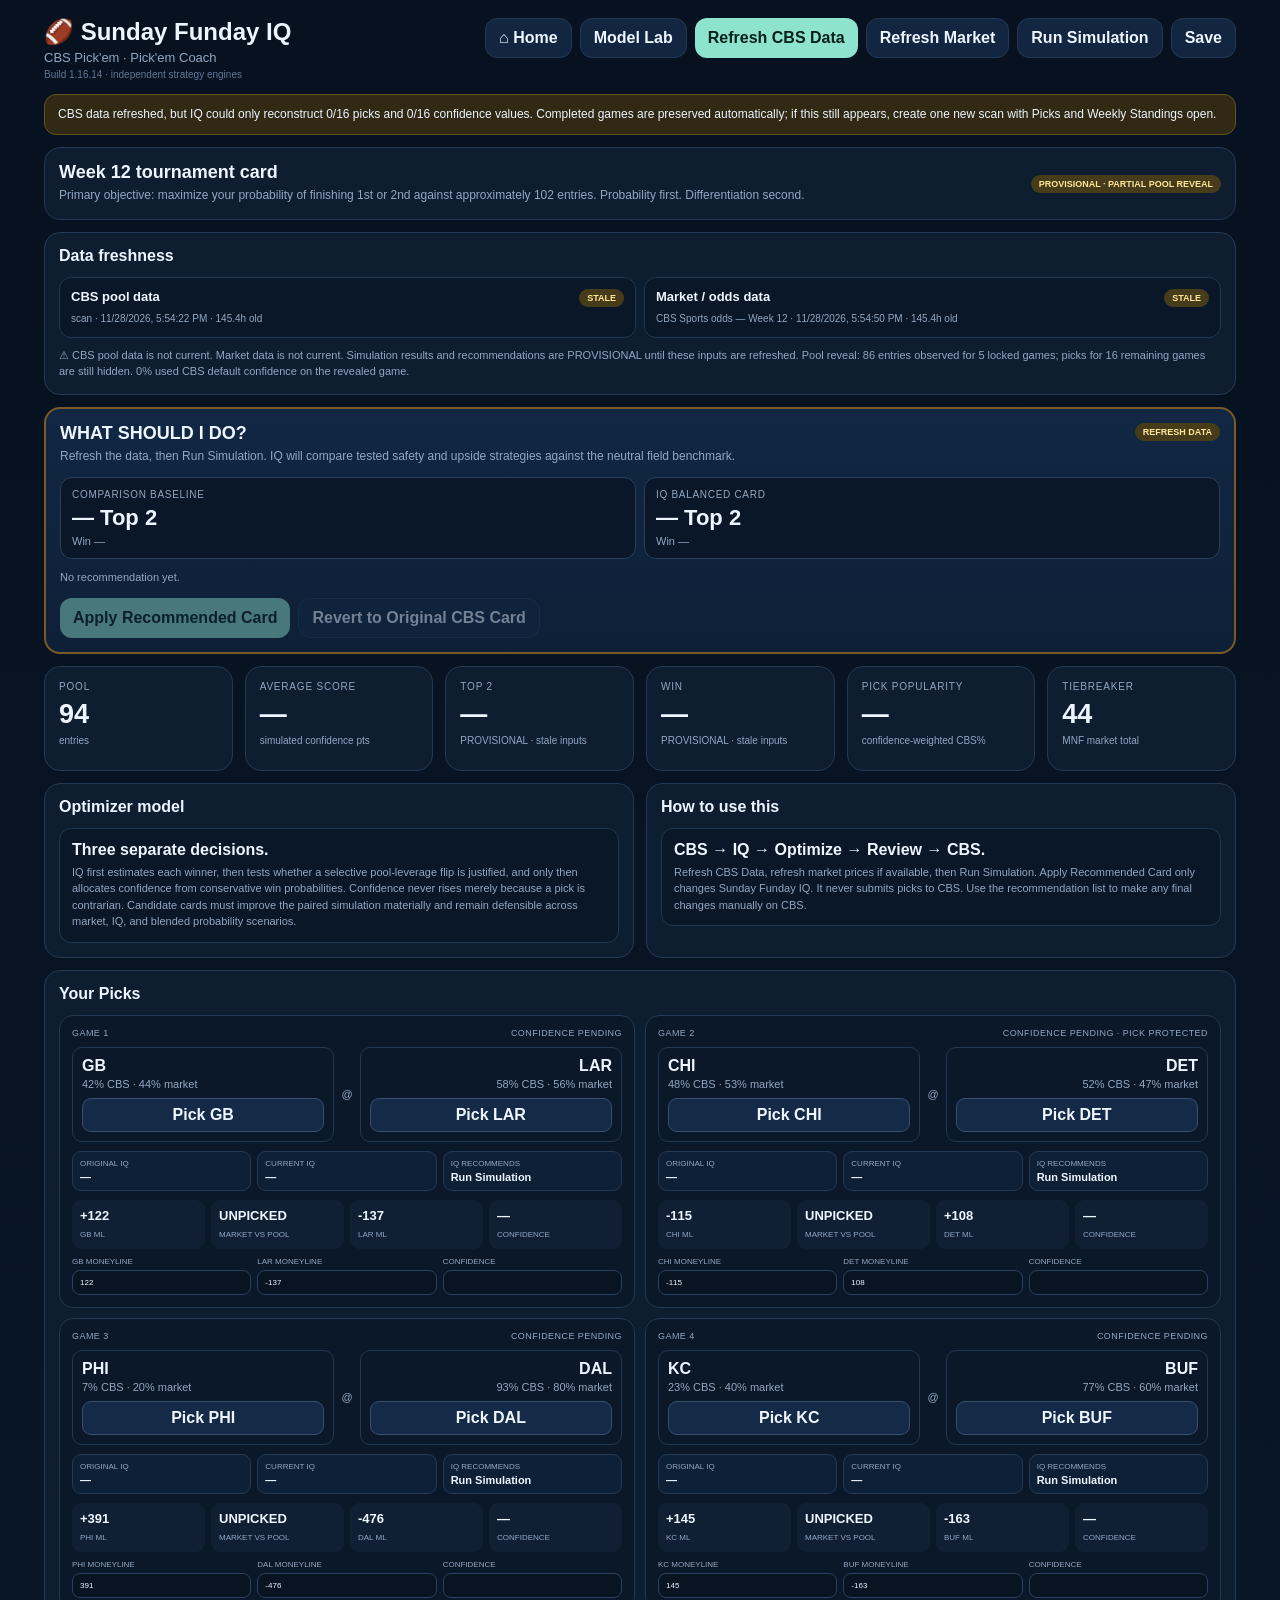
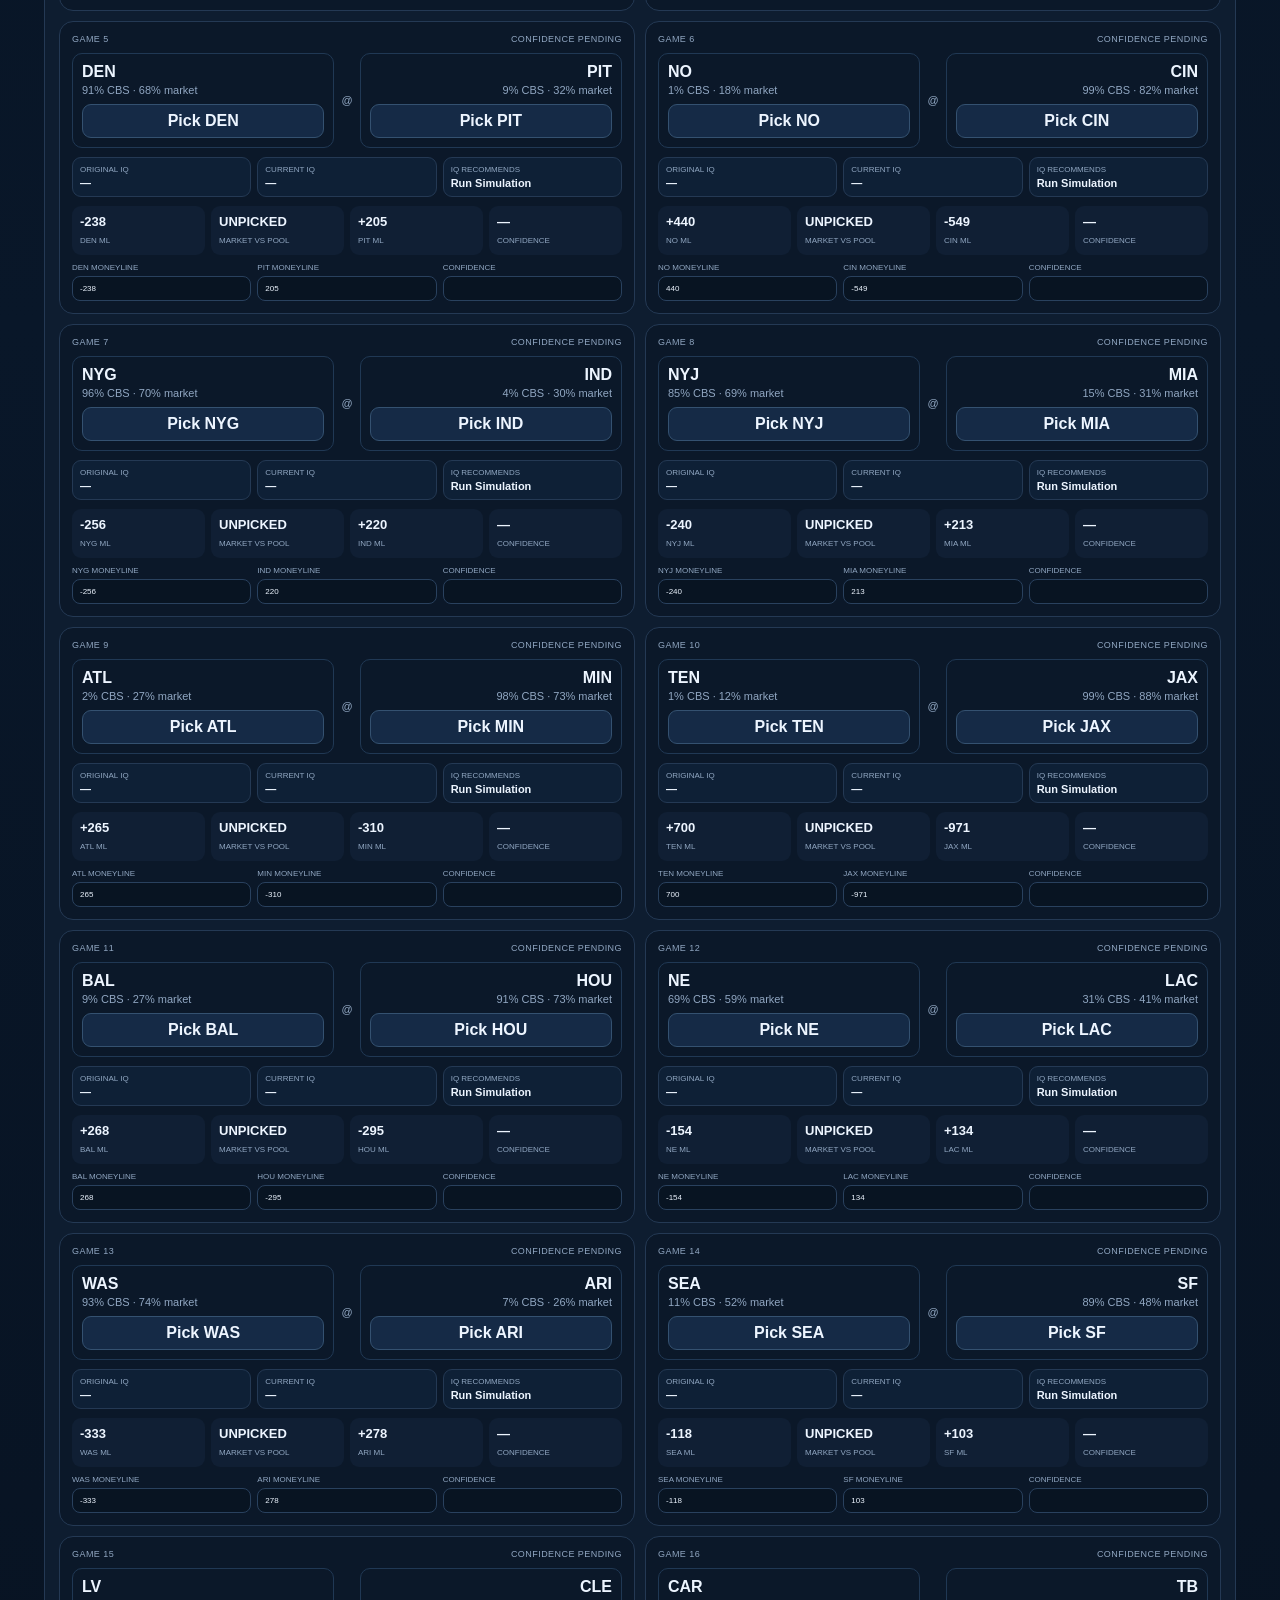
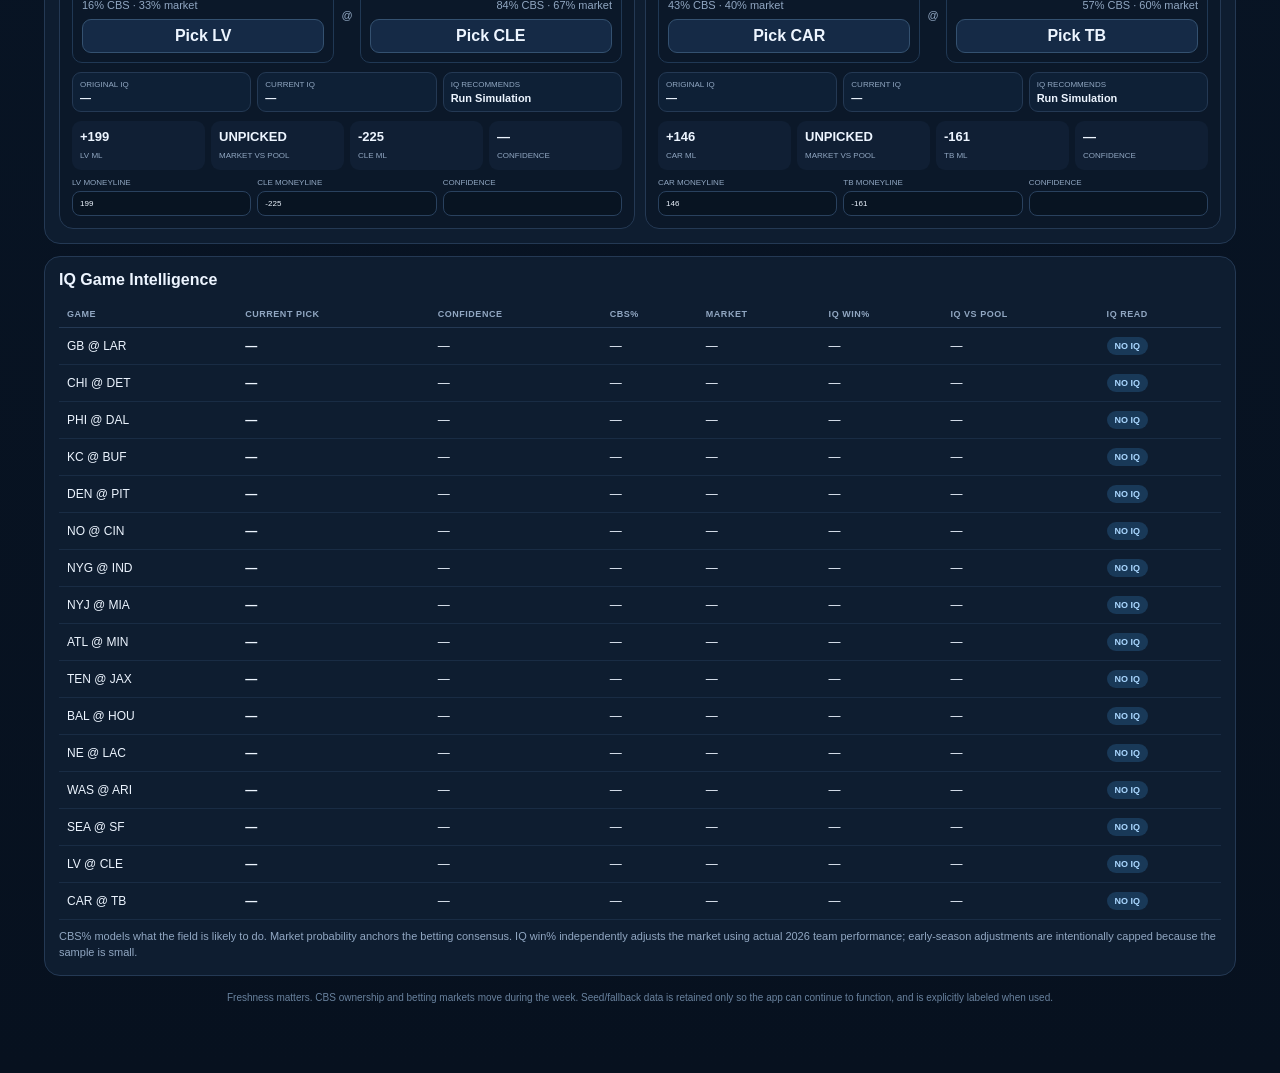
<file: apps/pickem/index.html>
<!doctype html>
<html lang="en">
<head>
<meta charset="utf-8">
<meta name="viewport" content="width=device-width,initial-scale=1,viewport-fit=cover">
<meta name="theme-color" content="#07111f">
<meta name="apple-mobile-web-app-capable" content="yes">
<meta name="apple-mobile-web-app-status-bar-style" content="black">
<title>Sunday Funday IQ · Pick'em Coach</title>
<style>
:root{--bg:#07111f;--panel:#0f1d31;--panel2:#132641;--line:#243954;--text:#edf5ff;--muted:#91a7c2;--green:#32d296;--yellow:#f3c969;--red:#ff6b7a;--blue:#5ab0ff;--accent:#8ee3cf;--purple:#a78bfa}
*{box-sizing:border-box}
body{margin:0;background:linear-gradient(180deg,#07111f,#091729 45%,#07111f);color:var(--text);font-family:-apple-system,BlinkMacSystemFont,"Segoe UI",Roboto,Arial,sans-serif;min-height:100vh}
body::before{content:"";position:fixed;z-index:9999;top:0;left:0;right:0;height:env(safe-area-inset-top);background:#07111f;pointer-events:none}
button,input{font:inherit}.app{max-width:1220px;margin:auto;padding:calc(18px + env(safe-area-inset-top)) 14px calc(70px + env(safe-area-inset-bottom))}.header{display:flex;justify-content:space-between;gap:12px;align-items:flex-start;margin-bottom:14px}.brand h1{font-size:24px;margin:0}.brand p{margin:4px 0 0;color:var(--muted);font-size:13px}
.actions{display:flex;gap:8px;flex-wrap:wrap;justify-content:flex-end}.btn{border:1px solid var(--line);background:var(--panel2);color:var(--text);padding:10px 13px;border-radius:12px;font-weight:800;cursor:pointer;text-decoration:none}.btn.primary{background:var(--accent);color:#06201a;border:none}.btn.danger{background:#351923;border-color:#703042}.btn:disabled{opacity:.45;cursor:not-allowed}
.grid{display:grid;grid-template-columns:repeat(12,1fr);gap:12px}.card{background:rgba(15,29,49,.97);border:1px solid var(--line);border-radius:16px;padding:14px}.wide{grid-column:span 12}.half{grid-column:span 6}.metric{grid-column:span 2;min-height:105px}.metric .label{color:var(--muted);font-size:10px;text-transform:uppercase;letter-spacing:.08em}.metric .value{font-size:27px;font-weight:900;margin-top:7px}.metric .sub{font-size:10px;color:var(--muted);margin-top:5px}
h2{font-size:16px;margin:0 0 12px}.hero{display:flex;justify-content:space-between;gap:12px;align-items:center}.headline{font-size:18px;font-weight:900}.why{font-size:12px;color:var(--muted);margin-top:4px;max-width:900px;line-height:1.45}.pill{display:inline-block;padding:4px 8px;border-radius:999px;font-size:9px;font-weight:900;background:#203858;color:#cfe6ff;white-space:nowrap}.pill.green{background:#173d35;color:#9ff0d0}.pill.yellow{background:#473c19;color:#ffe49a}.pill.red{background:#44202a;color:#ffb3be}.pill.blue{background:#193958;color:#aad7ff}.pill.purple{background:#31274b;color:#d9ceff}.good{color:var(--green)}.warn{color:var(--yellow)}.bad{color:var(--red)}
.banner{display:none;padding:11px 13px;margin-bottom:12px;border:1px solid #184b45;border-radius:12px;background:#0b2b28;font-size:12px;line-height:1.45}.banner.red{background:#351923;border-color:#703042}.banner.yellow{background:#312914;border-color:#65541b}
.data-grid{display:grid;grid-template-columns:1fr 1fr;gap:8px}.data-item{background:#0a1728;border:1px solid #203854;border-radius:12px;padding:11px}.data-item .row{display:flex;justify-content:space-between;gap:8px}.data-item b{font-size:13px}.data-item .stamp{font-size:10px;color:var(--muted);margin-top:5px;line-height:1.4}
.decision{border:2px solid #31577d;background:linear-gradient(180deg,#112744,#0e2037)}.decision.stale{border-color:#7a5b25}.decision-title{display:flex;align-items:flex-start;justify-content:space-between;gap:10px}.decision-title h2{font-size:18px;margin:0}.compare{display:grid;grid-template-columns:1fr 1fr;gap:8px;margin-top:12px}.comparebox{background:#0a1728;border:1px solid #29415e;border-radius:12px;padding:11px}.comparebox .name{font-size:10px;color:var(--muted);text-transform:uppercase;letter-spacing:.07em}.comparebox .big{font-size:22px;font-weight:900;margin-top:5px}.comparebox .small{font-size:11px;color:var(--muted);margin-top:4px}
.frontier{margin-top:12px}.frontier-title{font-size:11px;font-weight:900;letter-spacing:.06em;text-transform:uppercase;color:var(--muted);margin-bottom:7px}.strategy-grid{display:grid;grid-template-columns:repeat(4,1fr);gap:7px}.strategy{background:#0a1728;border:1px solid #29415e;border-radius:11px;padding:10px}.strategy.selected{border-color:var(--accent);box-shadow:0 0 0 1px var(--accent) inset}.strategy-name{font-size:11px;font-weight:900}.strategy-top2{font-size:20px;font-weight:900;margin-top:5px}.strategy-edge{font-size:10px;margin-top:2px}.strategy-stats{font-size:9px;color:var(--muted);line-height:1.5;margin-top:6px}.strategy button{width:100%;margin-top:7px;padding:6px 7px;font-size:9px}
.recs{margin-top:10px}.rec{border:1px solid #29415e;background:#0b1829;border-radius:12px;padding:11px;margin-top:8px}.rec-head{display:flex;justify-content:space-between;gap:8px;align-items:flex-start}.rec-title{font-weight:900}.rec-action{font-size:14px;font-weight:850;margin-top:3px}.rec-grid{display:grid;grid-template-columns:repeat(4,1fr);gap:6px;margin-top:9px}.mini{background:#101f34;border-radius:9px;padding:8px}.mini b{display:block;font-size:13px}.mini span{font-size:8px;color:var(--muted);text-transform:uppercase}.reason{font-size:11px;color:var(--muted);line-height:1.45;margin-top:8px}.decision-actions{display:flex;gap:8px;flex-wrap:wrap;margin-top:12px}
.games{display:grid;grid-template-columns:1fr 1fr;gap:10px}.game{border:1px solid var(--line);border-radius:14px;background:#0b1829;padding:12px}.game.changed{border-color:#5c81ac}.gamehead{display:flex;justify-content:space-between;color:var(--muted);font-size:9px;text-transform:uppercase;letter-spacing:.05em;margin-bottom:9px}.matchup{display:grid;grid-template-columns:1fr auto 1fr;align-items:center;gap:7px}.team{padding:9px;border:1px solid #203854;border-radius:10px}.team.right{text-align:right}.teamname{font-size:16px;font-weight:900}.pct{font-size:11px;color:var(--muted);margin-top:3px}.pickbtn{width:100%;margin-top:8px;border:1px solid #345170;background:#152a46;color:var(--text);padding:7px;border-radius:9px;font-weight:850;cursor:pointer}.pickbtn.selected{background:#174b40;border-color:#2b8d74;color:#b9ffe8}.pickbtn.recommended{box-shadow:0 0 0 2px #5ab0ff inset}.at{font-size:11px;color:var(--muted)}
.card-state{display:grid;grid-template-columns:repeat(3,1fr);gap:6px;margin-top:9px}.card-state .statebox{background:#0e2036;border:1px solid var(--line);border-radius:9px;padding:7px}.statebox span{display:block;font-size:8px;text-transform:uppercase;color:var(--muted)}.statebox b{display:block;font-size:11px;margin-top:3px}
.intel{display:grid;grid-template-columns:repeat(4,1fr);gap:6px;margin-top:9px}.inputs{display:grid;grid-template-columns:1fr 1fr 1fr;gap:6px;margin-top:8px}.inputs label{font-size:8px;color:var(--muted);text-transform:uppercase}.inputs input{width:100%;margin-top:4px;background:#081422;border:1px solid #29415e;color:var(--text);border-radius:8px;padding:7px}
table{width:100%;border-collapse:collapse;font-size:12px;min-width:830px}.tablewrap{overflow:auto}th{text-align:left;color:var(--muted);font-size:9px;text-transform:uppercase;letter-spacing:.06em;padding:8px;border-bottom:1px solid var(--line)}td{padding:9px 8px;border-bottom:1px solid rgba(36,57,84,.55)}.callout{background:#0a1728;border:1px solid #203854;border-radius:12px;padding:12px}.callout b{display:block;margin-bottom:5px}.note{font-size:11px;color:var(--muted);line-height:1.5}.footer{margin-top:16px;text-align:center;font-size:10px;color:#69829e}
.progress{display:none;margin-top:10px;font-size:11px;color:var(--muted)}.progress.show{display:block}.spinner{display:inline-block;width:10px;height:10px;border:2px solid #38516e;border-top-color:var(--accent);border-radius:50%;animation:spin .8s linear infinite;margin-right:6px}@keyframes spin{to{transform:rotate(360deg)}}
.full-card{background:#10243b;border:1px solid #3c627e;border-radius:16px;padding:16px;margin-bottom:16px}.full-card h2{font-size:22px;margin:4px 0}.full-card .meta{font-size:12px;color:var(--muted);line-height:1.5}.full-card .numbers{display:grid;grid-template-columns:repeat(3,1fr);gap:8px;margin:14px 0}.full-card .numbers div{background:#091729;border-radius:10px;padding:10px}.full-card .numbers strong{display:block;font-size:19px}.full-card .numbers span{font-size:10px;color:var(--muted)}.full-card .row{border:1px solid var(--line);border-radius:11px;margin:7px 0;background:#0a1728}.full-card summary{display:flex;align-items:center;gap:11px;padding:12px;cursor:pointer;list-style:none}.full-card summary::-webkit-details-marker{display:none}.full-card .points{width:38px;flex:none;font-size:23px;font-weight:900;color:var(--accent)}.full-card .pick{flex:1;min-width:0;font-size:17px;font-weight:850}.full-card .match{display:block;font-size:10px;font-weight:450;color:var(--muted);margin-top:2px}.full-card .flag{font-size:9px;color:#ffe49a;text-align:right;max-width:100px}.full-card .detail{border-top:1px solid var(--line);padding:10px 12px 13px;font-size:11px;line-height:1.5;color:var(--muted)}.full-card .detail b{color:var(--text)}
.lab-grid{display:grid;grid-template-columns:repeat(2,minmax(0,1fr));gap:10px;margin-top:14px}
.lab-card{background:#091729;border:1px solid #2d4b69;border-radius:13px;padding:13px}
.lab-card h3{font-size:16px;margin:0}.lab-card .mandate{font-size:10px;color:var(--accent);font-weight:850;text-transform:uppercase;letter-spacing:.05em;margin-top:4px}
.lab-metrics{display:grid;grid-template-columns:repeat(3,1fr);gap:6px;margin-top:10px}.lab-metric{background:#0e2036;border-radius:9px;padding:8px}.lab-metric b{display:block;font-size:16px}.lab-metric span{font-size:8px;color:var(--muted);text-transform:uppercase}
.lab-diff{font-size:10px;color:var(--muted);line-height:1.5;margin-top:9px}.lab-card details{margin-top:10px}.lab-card summary{display:block;padding:0;font-size:11px;color:var(--accent);font-weight:800}.lab-picks{margin-top:8px;font-size:10px;line-height:1.55;color:var(--muted)}
@media(max-width:650px){.lab-grid{grid-template-columns:1fr}.lab-metrics{grid-template-columns:repeat(3,1fr)}}
.compare-wrap{overflow:auto}.compare-table{width:100%;border-collapse:collapse;min-width:680px;font-size:11px;margin-top:12px}.compare-table th,.compare-table td{padding:9px 7px;border-bottom:1px solid var(--line);vertical-align:middle}.compare-table th{background:#10243b}.compare-table tr.consensus{background:#102a28}.compare-table tr.split{background:#211d2d}.compare-team{font-weight:850}.compare-conf{display:block;color:var(--muted);font-size:9px;margin-top:2px}
.scenario-row{display:grid;grid-template-columns:minmax(120px,1fr) 1.4fr 88px;gap:8px;align-items:center;border:1px solid var(--line);background:#091729;border-radius:11px;padding:9px;margin-top:8px}.scenario-row.locked{border-color:#65541b;background:#17190f}.scenario-row.locked .scenario-note{color:#ffe49a}.scenario-pick:disabled,.scenario-conf:disabled{opacity:.62;cursor:not-allowed}.scenario-picks{display:grid;grid-template-columns:1fr 1fr;gap:5px}.scenario-pick{border:1px solid #345170;background:#152a46;color:var(--text);border-radius:8px;padding:9px;font-weight:800}.scenario-pick.selected{background:#174b40;border-color:#2b8d74;color:#b9ffe8}.scenario-conf{width:100%;background:#081422;border:1px solid #29415e;color:var(--text);border-radius:8px;padding:9px}.scenario-results{display:grid;grid-template-columns:repeat(4,1fr);gap:7px;margin:12px 0}.scenario-note{font-size:10px;color:var(--muted);line-height:1.45}.scenario-dirty{color:var(--yellow);font-weight:800}
.scenario-livebar{position:fixed;left:max(12px,env(safe-area-inset-left));right:max(12px,env(safe-area-inset-right));bottom:max(10px,env(safe-area-inset-bottom));z-index:50;background:#10243b;border:1px solid #416587;border-radius:14px;padding:10px 12px;box-shadow:0 10px 30px rgba(0,0,0,.35);display:grid;grid-template-columns:1fr auto;gap:10px;align-items:center}.scenario-livebar .live-title{font-size:9px;text-transform:uppercase;letter-spacing:.08em;color:var(--accent);font-weight:900}.scenario-livebar .live-main{font-size:11px;font-weight:800;line-height:1.45}.scenario-livebar .live-sub{font-size:9px;color:var(--muted);margin-top:2px}.scenario-livebar .btn{white-space:nowrap}.scenario-mode #fullCardView{padding-bottom:110px}
@media(max-width:650px){.scenario-row{grid-template-columns:1fr}.scenario-results{grid-template-columns:repeat(2,1fr)}.scenario-livebar{grid-template-columns:1fr auto}.scenario-livebar .live-main{font-size:10px}}
body.card-mode .app > :not(.header):not(#banner):not(#fullCardView){display:none}body.card-mode .header .actions button{display:none}body.card-mode .header{margin-bottom:10px}body.run-mode .header,body.run-mode #banner{display:none}.run-screen{position:fixed;z-index:500;inset:0;overflow:auto;background:var(--bg);display:flex;flex-direction:column;justify-content:flex-start;padding:calc(env(safe-area-inset-top) + 72px) max(18px,env(safe-area-inset-right)) calc(env(safe-area-inset-bottom) + 36px) max(18px,env(safe-area-inset-left))}.run-screen>*{width:min(720px,100%);margin-left:auto;margin-right:auto}.run-screen h2{font-size:26px}.run-message{min-height:3.4em}.run-steps{display:grid;gap:9px;margin:22px 0}.run-step{display:flex;align-items:center;gap:12px;border:1px solid var(--line);border-radius:12px;padding:14px;color:var(--muted);background:#091729}.run-step::before{content:'';width:12px;height:12px;border:2px solid #55718f;border-radius:50%;flex:none}.run-step.active{color:var(--text);border-color:var(--accent)}.run-step.active::before{border-color:var(--accent);box-shadow:0 0 0 4px rgba(139,224,204,.12)}.run-step.done{color:var(--text)}.run-step.done::before{background:var(--accent);border-color:var(--accent)}.run-message.error{color:#ff7a89}
@media(max-width:850px){.metric{grid-column:span 4}.half{grid-column:span 12}.games{grid-template-columns:1fr}.rec-grid{grid-template-columns:1fr 1fr}.strategy-grid{grid-template-columns:1fr 1fr}}@media(max-width:520px){.metric{grid-column:span 6}.header{display:block}.actions{justify-content:flex-start;margin-top:10px}.intel,.inputs,.data-grid{grid-template-columns:1fr 1fr}.card-state{grid-template-columns:1fr}.compare{grid-template-columns:1fr 1fr}.btn{padding:9px 10px}}
</style>
</head>
<body>
<div class="app">
  <div class="header">
    <div class="brand"><h1>🏈 Sunday Funday IQ</h1><p>CBS Pick'em · Pick'em Coach</p><p style="font-size:10px;color:#5f7898">Build <span id="buildLabel">—</span> · independent strategy engines</p></div>
    <div class="actions">
      <a class="btn" href="../../">⌂ Home</a>
      <a class="btn" href="?lab=1">Model Lab</a>
      <button class="btn primary" id="refreshBtn">Refresh CBS Data</button>
      <button class="btn" id="marketBtn">Refresh Market</button>
      <button class="btn" id="optBtn">Run Simulation</button>
      <button class="btn" id="saveBtn">Save</button>
    </div>
  </div>

  <div class="banner" id="banner"></div>
  <section class="full-card" id="fullCardView" hidden aria-label="Complete strategy card"></section>

  <div class="card wide" style="margin-bottom:12px">
    <div class="hero">
      <div><div class="headline" id="weekHeadline">Tournament card</div><div class="why">Primary objective: maximize your probability of finishing 1st or 2nd against approximately 102 entries. Probability first. Differentiation second.</div></div>
      <span class="pill green" id="modePill">MARKET + FIELD</span>
    </div>
  </div>

  <div class="card wide" style="margin-bottom:12px">
    <h2>Data freshness</h2>
    <div class="data-grid">
      <div class="data-item"><div class="row"><b>CBS pool data</b><span class="pill" id="cbsFreshPill">—</span></div><div class="stamp" id="cbsFreshText">Checking…</div></div>
      <div class="data-item"><div class="row"><b>Market / odds data</b><span class="pill" id="marketFreshPill">—</span></div><div class="stamp" id="marketFreshText">Checking…</div></div>
    </div>
    <div class="note" id="freshnessWarning" style="margin-top:9px"></div>
  </div>

  <div class="card wide decision" id="decisionCard" style="margin-bottom:12px">
    <div class="decision-title">
      <div><h2 id="decisionHeadline">WHAT SHOULD I DO?</h2><div class="why" id="decisionSub">Run Simulation after refreshing your CBS card and market data.</div></div>
      <span class="pill blue" id="decisionPill">READY</span>
    </div>
    <div class="compare">
      <div class="comparebox"><div class="name" id="currentCardLabel">Current CBS card</div><div class="big" id="currentTop2">— Top 2</div><div class="small" id="currentWin">Win —</div></div>
      <div class="comparebox"><div class="name" id="recommendedCardLabel">IQ balanced card</div><div class="big" id="recommendedTop2">— Top 2</div><div class="small" id="recommendedWin">Win —</div></div>
    </div>
    <div class="frontier" id="frontier" style="display:none"><div class="frontier-title">Safety → upside strategy frontier</div><div class="strategy-grid" id="strategyGrid"></div><div class="note" id="calibrationNote" style="margin-top:7px"></div></div>
    <div class="recs" id="recommendations"><div class="note" style="margin-top:10px">No recommendation yet.</div></div>
    <div class="decision-actions">
      <button class="btn primary" id="applyBtn" disabled>Apply Recommended Card</button>
      <button class="btn" id="revertBtn" disabled>Revert to Original CBS Card</button>
    </div>
    <div class="progress" id="progress"><span class="spinner"></span><span id="progressText">Optimizing complete card…</span></div>
  </div>

  <div class="grid">
    <div class="card metric"><div class="label">Pool</div><div class="value" id="poolSize">102</div><div class="sub">entries</div></div>
    <div class="card metric"><div class="label">Average Score</div><div class="value" id="expPts">—</div><div class="sub">simulated confidence pts</div></div>
    <div class="card metric"><div class="label">Top 2</div><div class="value" id="top2">—</div><div class="sub" id="top2Sub">current card</div></div>
    <div class="card metric"><div class="label">Win</div><div class="value" id="winPct">—</div><div class="sub" id="winSub">current card</div></div>
    <div class="card metric"><div class="label">Pick Popularity</div><div class="value" id="chalk">—</div><div class="sub">confidence-weighted CBS%</div></div>
    <div class="card metric"><div class="label">Tiebreaker</div><div class="value" id="tie">—</div><div class="sub">MNF market total</div></div>

    <div class="card half"><h2>Optimizer model</h2><div class="callout"><b>Three separate decisions.</b><div class="note">IQ first estimates each winner, then tests whether a selective pool-leverage flip is justified, and only then allocates confidence from conservative win probabilities. Confidence never rises merely because a pick is contrarian. Candidate cards must improve the paired simulation materially and remain defensible across market, IQ, and blended probability scenarios.</div></div></div>
    <div class="card half"><h2>How to use this</h2><div class="callout"><b>CBS → IQ → Optimize → Review → CBS.</b><div class="note">Refresh CBS Data, refresh market prices if available, then Run Simulation. Apply Recommended Card only changes Sunday Funday IQ. It never submits picks to CBS. Use the recommendation list to make any final changes manually on CBS.</div></div></div>

    <div class="card wide"><h2>Your Picks</h2><div class="games" id="games"></div></div>

    <div class="card wide"><h2>IQ Game Intelligence</h2><div class="tablewrap"><table><thead><tr><th>Game</th><th>Current pick</th><th>Confidence</th><th>CBS%</th><th>Market</th><th>IQ win%</th><th>IQ vs pool</th><th>IQ read</th></tr></thead><tbody id="rows"></tbody></table></div><div class="note" style="margin-top:8px">CBS% models what the field is likely to do. Market probability anchors the betting consensus. IQ win% independently adjusts the market using actual 2026 team performance; early-season adjustments are intentionally capped because the sample is small.</div></div>
  </div>

  <div class="footer">Freshness matters. CBS ownership and betting markets move during the week. Seed/fallback data is retained only so the app can continue to function, and is explicitly labeled when used.</div>
</div>

<script>
const TESTING=!!globalThis.__SFIQ_TESTING__;
const STORAGE_KEY='sfiqPickemV04';
const SEED_TS='2026-08-28T18:00:00Z';
const CBS_FRESH_HOURS=24;
const MARKET_FRESH_HOURS=12;

const VERIFIED_MARKET_SNAPSHOT={
  source:'CBS Sports odds snapshot',
  capturedAt:'2026-09-10T11:43:00Z',
  games:[
    ['NE','SEA',152,-170,44.5],
    ['SF','LAR',176,-198,48.5],
    ['TB','CIN',168,-198,50.5],
    ['BUF','HOU',-120,102,44.5],
    ['BAL','IND',-175,155,47.5],
    ['CHI','CAR',-162,140,47.5],
    ['NO','DET',270,-310,49.5],
    ['CLE','JAX',350,-435,40.5],
    ['ATL','PIT',155,-178,42.5],
    ['NYJ','TEN',106,-124,38.5],
    ['GB','MIN',105,-120,46.5],
    ['WAS','PHI',194,-218,44.5],
    ['MIA','LV',145,-166,40.5],
    ['ARI','LAC',420,-500,47.5],
    ['DAL','NYG',-154,137,48.5],
    ['DEN','KC',130,-142,43.5]
  ]
};

const LIVE_CBS_URL='../../data/live/cbs-pickem.json';
const CBS_AUTOMATION_URL='https://eickhoff-server.tail428df5.ts.net';
const POOL_HISTORY_URL='../../data/analysis/cbs-pool-history-report.json';
const SEARCH_ITERS=700;
const FINAL_ITERS=3000;
const VALIDATION_SEEDS=3;
const MODEL_BUILD='1.16.14';
// User preference, independent of football probabilities and strategy objectives.
const DEFAULT_PICK_RULES={mustPick:['DET']};
const CONFIDENCE_TIE_BAND=.025;
const MIN_OPTIONAL_FLIP_PROB=.40;
const MIN_OPTIONAL_MARKET_PROB=.38;
const MIN_OPTIONAL_LEVERAGE=.08;
const MAX_PROXY_CONTRARIAN_FLIPS=1;
const MIN_MATERIAL_TOP2_GAIN=.0025;
const MAX_WORST_SCENARIO_LOSS=.0025;
const SEED=[
{id:'g1',away:'NE',home:'SEA',awayPct:18,homePct:82,awayML:164,homeML:-175,total:44.5,pick:null,weight:null},
{id:'g2',away:'SF',home:'LAR',awayPct:15,homePct:85,awayML:168,homeML:-185,total:48.5,pick:null,weight:null},
{id:'g3',away:'TB',home:'CIN',awayPct:26,homePct:74,awayML:171,homeML:-198,total:51.5,pick:null,weight:null},
{id:'g4',away:'BUF',home:'HOU',awayPct:81,homePct:19,awayML:-105,homeML:-102,total:44.5,pick:null,weight:null},
{id:'g5',away:'BAL',home:'IND',awayPct:81,homePct:19,awayML:-175,homeML:164,total:47.5,pick:null,weight:null},
{id:'g6',away:'CHI',home:'CAR',awayPct:86,homePct:14,awayML:-142,homeML:132,total:47.5,pick:null,weight:null},
{id:'g7',away:'NO',home:'DET',awayPct:6,homePct:94,awayML:290,homeML:-305,total:49.5,pick:null,weight:null},
{id:'g8',away:'CLE',home:'JAX',awayPct:9,homePct:91,awayML:330,homeML:-380,total:40.5,pick:null,weight:null},
{id:'g9',away:'ATL',home:'PIT',awayPct:15,homePct:85,awayML:145,homeML:-167,total:42.5,pick:null,weight:null},
{id:'g10',away:'NYJ',home:'TEN',awayPct:18,homePct:82,awayML:124,homeML:-138,total:39.5,pick:null,weight:null},
{id:'g11',away:'GB',home:'MIN',awayPct:66,homePct:34,awayML:101,homeML:-118,total:45.5,pick:null,weight:null},
{id:'g12',away:'WAS',home:'PHI',awayPct:8,homePct:92,awayML:194,homeML:-213,total:46.5,pick:null,weight:null},
{id:'g13',away:'MIA',home:'LV',awayPct:21,homePct:79,awayML:170,homeML:-189,total:40.5,pick:null,weight:null},
{id:'g14',away:'ARI',home:'LAC',awayPct:6,homePct:94,awayML:450,homeML:-535,total:46.5,pick:null,weight:null},
{id:'g15',away:'DAL',home:'NYG',awayPct:76,homePct:24,awayML:-144,homeML:129,total:48.5,pick:null,weight:null},
{id:'g16',away:'DEN',home:'KC',awayPct:42,homePct:58,awayML:126,homeML:-142,total:43.5,pick:null,weight:null}
];
const clone=x=>JSON.parse(JSON.stringify(x));

function restoreFullWeekState(){
  // Legacy Week 1 repair only. Never pad later weeks to 16 games.
  if(Number(state?.week||1)!==1)return;
  if(!state||!Array.isArray(state.games)||state.games.length>=SEED.length)return;
  const current=new Map(state.games.map(g=>[g.away+'|'+g.home,g]));
  const prior=state.originalCard&&Array.isArray(state.originalCard.choices)&&state.originalCard.choices.length===SEED.length
    ?state.originalCard:null;
  state.games=SEED.map((seed,i)=>{
    const hit=current.get(seed.away+'|'+seed.home);
    if(hit)return {...seed,...hit,id:seed.id};
    const g={...seed};
    if(prior){
      g.pick=teamFor(g,prior.choices[i]);
      g.weight=prior.weights[i];
    }
    return g;
  });
}

const nowIso=()=>new Date().toISOString();
const hoursOld=ts=>!ts?Infinity:Math.max(0,(Date.now()-new Date(ts).getTime())/36e5);
function implied(ml){if(ml==null||ml==='')return null;ml=Number(ml);return ml<0?(-ml)/((-ml)+100):100/(ml+100)}
function market(g){const a=implied(g.awayML),h=implied(g.homeML);if(a==null||h==null)return{away:null,home:null};const s=a+h;return{away:a/s,home:h/s}}
function sideOf(g,pick=g.pick){return pick===g.away?0:pick===g.home?1:null}
function teamFor(g,s){return s===0?g.away:g.home}
function strategyCardRows(games,card,baseline){
  if(!card||card.choices?.length!==games.length||card.weights?.length!==games.length)return[];
  return games.map((g,i)=>({game:g,index:i,team:teamFor(g,card.choices[i]),side:card.choices[i],confidence:card.weights[i],pickChanged:baseline?.choices?.[i]!==undefined&&baseline.choices[i]!==card.choices[i],confidenceChanged:baseline?.weights?.[i]!==undefined&&baseline.weights[i]!==card.weights[i],baselineConfidence:baseline?.weights?.[i]})).sort((a,b)=>b.confidence-a.confidence);
}
function ownProb(g,s){return (s===0?g.awayPct:g.homePct)/100}
function marketProb(g,s){const m=market(g);return s===0?m.away:m.home}
function iqTeamRating(team){
  const x=state.iqModel?.ratings?.[normalizeTeam(team)];
  return x&&Number.isFinite(Number(x.margin))?x:null;
}
function formProb(g,s){
  const a=iqTeamRating(g.away),h=iqTeamRating(g.home);
  if(!a||!h)return null;
  // Recent point differential is capped when collected. Convert the matchup
  // difference to a win probability with a modest home-field adjustment.
  const homeEdge=(Number(h.margin)-Number(a.margin))+1.5;
  const hp=1/(1+Math.exp(-homeEdge/6.5));
  return s===0?1-hp:hp;
}
function iqFormWeight(sample){
  // One game is useful evidence, but it is nowhere near enough to overturn a
  // mature betting market. The independent signal earns influence gradually.
  return Math.min(.36,.12+.05*Math.max(0,Number(sample||1)-1));
}
function iqProb(g,s){
  const mp=marketProb(g,s),fp=formProb(g,s);
  if(fp==null)return mp??ownProb(g,s);
  const a=iqTeamRating(g.away),h=iqTeamRating(g.home);
  const sample=Math.max(1,Math.min(Number(a?.games||1),Number(h?.games||1)));
  const formWeight=iqFormWeight(sample);
  if(mp==null)return fp;
  return mp*(1-formWeight)+fp*formWeight;
}
function scenarioProbability(marketP,iqP,scenario=0){
  if(marketP==null)return iqP;
  if(iqP==null)return marketP;
  if(scenario===1)return marketP;
  if(scenario===2)return marketP*.5+iqP*.5;
  return iqP;
}
function probabilityProfile(g,s){
  const marketP=marketProb(g,s),independentP=iqProb(g,s);
  if(marketP==null&&independentP==null){const p=ownProb(g,s);return{market:null,iq:null,pick:p,confidence:p,low:p,high:p,disagreement:0}}
  if(marketP==null)return{market:null,iq:independentP,pick:independentP,confidence:independentP,low:independentP,high:independentP,disagreement:0};
  if(independentP==null)return{market:marketP,iq:null,pick:marketP,confidence:marketP,low:marketP,high:marketP,disagreement:0};
  const disagreement=Math.abs(marketP-independentP);
  // Winner selection may use a modest independent-football signal. Confidence
  // is deliberately more conservative: it cannot exceed the market anchor and
  // is discounted when the two probability views disagree.
  const pick=marketP*.65+independentP*.35;
  const confidence=Math.max(.01,Math.min(.99,Math.min(marketP,pick)-disagreement*.20));
  return{market:marketP,iq:independentP,pick,confidence,low:Math.min(marketP,independentP),high:Math.max(marketP,independentP),disagreement};
}
function confidenceSafetyProb(g,s){
  return probabilityProfile(g,s).confidence;
}
function confidenceCeilingFromProbability(p,n=16){
  if(p==null)return Math.min(8,n);
  if(p<.40)return Math.min(3,n);
  if(p<.45)return Math.min(4,n);
  if(p<.50)return Math.min(6,n);
  if(p<.55)return Math.min(8,n);
  if(p<.60)return Math.min(10,n);
  if(p<.65)return Math.min(12,n);
  if(p<.70)return Math.min(14,n);
  return n;
}
function confidenceCeiling(g,s,n=16){return confidenceCeilingFromProbability(confidenceSafetyProb(g,s),n)}
function confidenceRiskPenalty(games,card){
  // Diagnostic only: count material inversions where a less reliable selection
  // receives more confidence than a meaningfully safer selection.
  let penalty=0;
  for(let i=0;i<games.length;i++)for(let j=i+1;j<games.length;j++){
    if(isLocked(games[i])||isLocked(games[j]))continue;
    const pi=confidenceSafetyProb(games[i],card.choices[i]),pj=confidenceSafetyProb(games[j],card.choices[j]);
    if(pi>pj+CONFIDENCE_TIE_BAND&&card.weights[i]<card.weights[j])penalty++;
    if(pj>pi+CONFIDENCE_TIE_BAND&&card.weights[j]<card.weights[i])penalty++;
  }
  return penalty;
}
function allocateConfidence(card,games,locked=new Set()){
  if(!games)return ensureValidCard(card,card.choices.length);
  const c=ensureValidCard(card,card.choices.length),n=c.choices.length;
  const used=new Set([...locked].map(i=>c.weights[i]));
  const available=[...Array(n).keys()].map(i=>i+1).filter(w=>!used.has(w)).sort((a,b)=>a-b);
  const ranked=[...Array(n).keys()].filter(i=>!locked.has(i)).map(i=>({i,p:confidenceSafetyProb(games[i],c.choices[i]),prior:c.weights[i]})).sort((a,b)=>a.p-b.p);
  // Preserve the user's relative order inside probability bands where the
  // difference is too small to support a forceful confidence recommendation.
  const open=[];
  for(let start=0;start<ranked.length;){
    let end=start+1;while(end<ranked.length&&ranked[end].p-ranked[start].p<=CONFIDENCE_TIE_BAND)end++;
    open.push(...ranked.slice(start,end).sort((a,b)=>a.prior-b.prior).map(x=>x.i));start=end;
  }
  open.forEach((i,rank)=>c.weights[i]=available[rank]);
  return c;
}
function seedRiskCalibratedConfidence(card,games,locked=new Set()){return allocateConfidence(card,games,locked)}
function expectedWinnerSide(g){return probabilityProfile(g,1).pick>=.5?1:0}
function strategicPickEvidence(g,fromSide,toSide,{proxyField=true}={}){
  const profile=probabilityProfile(g,toSide),ownership=ownProb(g,toSide),expected=expectedWinnerSide(g),contrarian=toSide!==expected;
  const marketSupported=profile.market==null||profile.market>=MIN_OPTIONAL_MARKET_PROB;
  const leverage=profile.pick-ownership;
  const stable=profile.disagreement<=.06;
  const eligible=!contrarian||(profile.pick>=MIN_OPTIONAL_FLIP_PROB&&marketSupported&&leverage>=MIN_OPTIONAL_LEVERAGE&&ownership<=.32&&stable);
  const classification=!contrarian&&profile.pick>=.55&&stable?'STRONG FLIP':'OPTIONAL FLIP';
  return{eligible,classification,contrarian,expectedWinner:teamFor(g,expected),pickProbability:profile.pick,confidenceProbability:profile.confidence,marketProbability:profile.market,iqProbability:profile.iq,ownership,leverage,disagreement:profile.disagreement,proxyField};
}
function upsidePickEvidence(g,toSide){
  const profile=probabilityProfile(g,toSide),ownership=ownProb(g,toSide),expected=expectedWinnerSide(g),contrarian=toSide!==expected,leverage=profile.pick-ownership;
  const marketSupported=profile.market==null||profile.market>=.30;
  const eligible=contrarian&&profile.pick>=.32&&marketSupported&&ownership<=.20&&leverage>=.12&&profile.disagreement<=.10;
  return{eligible,classification:'MAX UPSIDE',contrarian,pickProbability:profile.pick,confidenceProbability:profile.confidence,marketProbability:profile.market,iqProbability:profile.iq,ownership,leverage,disagreement:profile.disagreement};
}
async function refreshIqModel(silent=true){
  const season=Number(state.season||2026),week=Math.max(1,Number(state.week||1));
  const priorWeeks=Array.from({length:Math.max(0,week-1)},(_,i)=>i+1);
  if(!priorWeeks.length){state.iqModel={ratings:{},games:0,updatedAt:nowIso(),source:'No prior regular-season games'};return false}
  try{
    const rows=await Promise.all(priorWeeks.map(async w=>{
      const r=await fetch(`https://site.api.espn.com/apis/site/v2/sports/football/nfl/scoreboard?dates=${season}&seasontype=2&week=${w}`,{cache:'no-store'});
      if(!r.ok)throw new Error('ESPN '+r.status);
      return {week:w,data:await r.json()};
    }));
    const agg={};let games=0;
    const add=(team,margin,w)=>{
      team=normalizeTeam(team);if(!team)return;
      const x=agg[team]||(agg[team]={sum:0,weight:0,games:0});
      x.sum+=margin*w;x.weight+=w;x.games++;
    };
    for(const row of rows){
      const recency=.82+.18*(row.week/Math.max(1,week-1));
      for(const ev of row.data.events||[]){
        const comp=ev.competitions?.[0];if(!comp)continue;
        const st=comp.status?.type||ev.status?.type||{};if(!st.completed)continue;
        const cs=comp.competitors||[],ac=cs.find(x=>x.homeAway==='away'),hc=cs.find(x=>x.homeAway==='home');
        const away=normalizeTeam(ac?.team?.abbreviation),home=normalizeTeam(hc?.team?.abbreviation);
        const as=Number(ac?.score),hs=Number(hc?.score);if(!away||!home||!Number.isFinite(as)||!Number.isFinite(hs))continue;
        const margin=Math.max(-14,Math.min(14,as-hs));
        add(away,margin,recency);add(home,-margin,recency);games++;
      }
    }
    const ratings={};for(const [team,x] of Object.entries(agg))ratings[team]={margin:x.weight?x.sum/x.weight:0,games:x.games};
    state.iqModel={ratings,games,updatedAt:nowIso(),source:'ESPN 2026 completed games'};
    save();if(!silent)show(`IQ football model refreshed from ${games} completed game${games===1?'':'s'}.`);return games>0;
  }catch(e){
    console.warn('IQ model refresh failed',e);
    if(!silent)show('Could not refresh the IQ football model. Existing IQ ratings were preserved.','yellow');
    return false;
  }
}

function isLocked(g){return !!g.locked}
function applyPickRules(games,rules=DEFAULT_PICK_RULES){
  const teams=(Array.isArray(rules?.mustPick)?rules.mustPick:DEFAULT_PICK_RULES.mustPick).map(normalizeTeam);
  for(const g of games){
    g.requiredPick=teams.find(t=>t===g.away||t===g.home)||null;
    if(g.requiredPick)g.protectedPick=true;
  }
  return games;
}
function requiredPickError(games,card){
  for(let i=0;i<games.length;i++){
    const g=games[i];if(isLocked(g)||!g.requiredPick)continue;
    if(card?.choices?.[i]!==sideOf(g,g.requiredPick))return `${g.requiredPick} is your protected pick. Rebuild the strategy with that preference before using its picks or probabilities.`;
  }
  return '';
}
function lockedCardError(games,card){
  for(let i=0;i<games.length;i++){
    const g=games[i];if(!isLocked(g))continue;
    const side=sideOf(g),weight=Number(g.weight);
    if(side==null||!Number.isInteger(weight)||weight<1||weight>games.length)return `Confirm your actual locked pick and confidence for ${g.away} @ ${g.home}. IQ will not invent them.`;
    if(card&&(card.choices?.[i]!==side||card.weights?.[i]!==weight))return `${g.pick} is locked at ${weight}. This saved strategy disagrees and must be rebuilt.`;
  }
  return '';
}
function fixedWinner(g){return g.completed && (g.winner===0||g.winner===1)?g.winner:null}
function lockedIndices(games){return new Set(games.map((g,i)=>(isLocked(g)||g.protectedConfidence)?i:-1).filter(i=>i>=0))}
async function refreshResults(silent=true){
  let updated=0;
  try{
    const r=await fetch(`https://site.api.espn.com/apis/site/v2/sports/football/nfl/scoreboard?dates=2026&seasontype=2&week=${encodeURIComponent(state.week||1)}`,{cache:'no-store'});
    if(!r.ok)throw new Error('ESPN '+r.status);
    const data=await r.json();
    for(const ev of data.events||[]){
      const comp=ev.competitions?.[0];if(!comp)continue;
      const cs=comp.competitors||[];
      const ac=cs.find(c=>c.homeAway==='away'),hc=cs.find(c=>c.homeAway==='home');
      const away=normalizeTeam(ac?.team?.abbreviation),home=normalizeTeam(hc?.team?.abbreviation);
      const g=state.games.find(x=>x.away===away&&x.home===home);if(!g)continue;
      const st=comp.status?.type||ev.status?.type||{};
      const completed=!!st.completed,started=completed||String(st.state||'').toLowerCase()==='in';
      if(started&&!isLocked(g)&&(state.applied||['model_applied','user_adjusted','user_final'].includes(state.confidenceStatus))){
        const index=state.games.indexOf(g),verified=verifiedCbsCard(state.games);
        const confirmed=(state.confirmedLockedPicks||[]).find(x=>Number(x.season)===Number(state.season)&&Number(x.week)===Number(state.week)&&x.away===g.away&&x.home===g.home);
        g.pick=confirmed?.pick||(verified?teamFor(g,verified.choices[index]):null);
        g.weight=confirmed?.weight??verified?.weights[index]??null;
      }
      g.locked=started;g.completed=completed;g.statusText=st.shortDetail||st.detail||st.description||'';
      if(completed){
        if(ac?.winner===true)g.winner=0;else if(hc?.winner===true)g.winner=1;
        else{const as=Number(ac?.score),hs=Number(hc?.score);if(Number.isFinite(as)&&Number.isFinite(hs)&&as!==hs)g.winner=as>hs?0:1}
      }else g.winner=null;
      updated++;
    }
    state.resultsUpdatedAt=nowIso();state.resultsSource='ESPN scoreboard';save();
    if(!silent)show(`Game results refreshed: ${state.games.filter(g=>g.locked).length} locked, ${state.games.filter(g=>g.completed).length} final.`);
    return updated;
  }catch(e){console.warn('Results refresh failed',e);if(!silent)show('Could not refresh game results. Existing lock state was preserved.','yellow');return 0}
}
function pct(x,d=1){return x==null?'—':(x*100).toFixed(d)+'%'}
function pp(x,d=1){return (x>=0?'+':'')+(x*100).toFixed(d)+'%'}
function moneylineText(v){return v==null?'—':(v>0?'+':'')+v}
function sumConfidence(n){return n*(n+1)/2}
function mulberry32(seed){return function(){let t=seed+=0x6D2B79F5;t=Math.imul(t^t>>>15,t|1);t^=t+Math.imul(t^t>>>7,t|61);return((t^t>>>14)>>>0)/4294967296}}
function validConfidence(weights,n){if(!Array.isArray(weights)||weights.length!==n)return false;const s=[...weights].sort((a,b)=>a-b);return s.every((v,i)=>v===i+1)}
function ensureValidCard(card,n){const c=clone(card);if(!validConfidence(c.weights,n)){const idx=[...Array(n).keys()].sort((a,b)=>(c.weights[b]||0)-(c.weights[a]||0));c.weights=new Array(n);idx.forEach((gameIdx,rank)=>c.weights[gameIdx]=n-rank)}return c}
function cardFromGames(games){return ensureValidCard({choices:games.map(g=>sideOf(g)),weights:games.map(g=>Number(g.weight)||0)},games.length)}
function applyCardToGames(games,card){games.forEach((g,i)=>{g.pick=teamFor(g,card.choices[i]);g.weight=card.weights[i]})}
function completeCard(games){return games.length>0&&games.every(g=>sideOf(g)!=null)&&validConfidence(games.map(g=>Number(g.weight)),games.length)}
function cardImportIssues(games){
  const issues=[],weights=new Map();
  for(const g of games){
    if(sideOf(g)==null)issues.push(`${g.away} @ ${g.home}: missing selected winner`);
    const w=Number(g.weight);
    if(!Number.isInteger(w)||w<1||w>games.length)issues.push(`${g.away} @ ${g.home}: missing or invalid confidence (${g.weight??'none'})`);
    else{const list=weights.get(w)||[];list.push(`${g.away} @ ${g.home}`);weights.set(w,list)}
  }
  for(const [w,list] of weights)if(list.length>1)issues.push(`Confidence ${w} is duplicated on ${list.join(' and ')}`);
  const missing=[...Array(games.length).keys()].map(i=>i+1).filter(w=>!weights.has(w));if(missing.length)issues.push(`Missing confidence value${missing.length===1?'':'s'}: ${missing.join(', ')}`);
  return issues;
}
function freshness(source,ts,threshold){const age=hoursOld(ts);if(source==='seed'||source==='fallback')return{label:'FALLBACK',cls:'red',age,current:false};if(source==='CBS Sports odds snapshot'&&age<=30)return{label:'SNAPSHOT',cls:'green',age,current:true};if(age<=threshold)return{label:'CURRENT',cls:'green',age,current:true};return{label:'STALE',cls:'yellow',age,current:false}}
function strategyFreshnessWarning(s,now=Date.now()){
  const run=Date.parse(s.optimization?.ranAt||'');
  const cbs=Date.parse(s.cbsUpdatedAt||''),market=Date.parse(s.marketUpdatedAt||'');
  if(!Number.isFinite(cbs)||now-cbs>CBS_FRESH_HOURS*36e5)return `CBS pool data ${Number.isFinite(cbs)?Math.floor((now-cbs)/36e5)+' hours old':'unavailable'}. The CBS refresh has not supplied fresh pool data; these probabilities are provisional. Rerunning alone will not refresh CBS.`;
  if(!Number.isFinite(market)||now-market>MARKET_FRESH_HOURS*36e5)return 'Market odds are out of date. Refresh odds and simulate again.';
  if(!Number.isFinite(run)||now-run>12*36e5||cbs>run||market>run)return 'Inputs changed or the simulation is old. Refresh and simulate again.';
  return '';
}
function dataFreshness(s){return{cbs:freshness(s.cbsSource||'seed',s.cbsUpdatedAt||SEED_TS,CBS_FRESH_HOURS),market:freshness(s.marketSource||'seed',s.marketUpdatedAt||SEED_TS,MARKET_FRESH_HOURS)}}
function fieldModelComplete(s=state){return !!s.fieldModel?.observedEntries&&s.games.length>0&&s.games.every(g=>isLocked(g))}
function normalizePoolHistory(report,n=16){
  const weeks=Array.isArray(report?.weeks)?report.weeks.length:0,field=report?.fieldPrior||{},profiles=(report?.participantProfiles||[]).filter(x=>Number.isFinite(x.averageConsensusRate));
  if(!weeks||!Number.isFinite(field.averageContrarianPicks))return null;
  // Completed weeks—not participant rows—are the independent sample. Two
  // weeks therefore receive only 20% influence and can never dominate the
  // current market/CBS inputs.
  const reliability=Math.min(.40,weeks/(weeks+8));
  const averageContrarianPicks=Number(field.averageContrarianPicks),top2Contrarian=Number(field.top2AverageContrarianPicks),top2Consensus=Number(field.top2AverageConsensusRate);
  return{weeks,participantWeeks:Number(field.participantWeeks)||0,reliability,averageContrarianPicks,top2AverageContrarianPicks:Number.isFinite(top2Contrarian)?top2Contrarian:averageContrarianPicks,top2AverageConsensusRate:Number.isFinite(top2Consensus)?top2Consensus:null,profiles,confidenceBuckets:Array.isArray(field.confidenceByPoolOwnershipBucket)?field.confidenceByPoolOwnershipBucket:[],gamesPerWeek:n};
}
function poolConfidenceSignal(prior,ownership,n=16){
  if(!prior?.confidenceBuckets?.length)return ownership;
  const pct=ownership*100,b=prior.confidenceBuckets.find(x=>{const nums=String(x.label||'').match(/\d+/g)?.map(Number)||[];return nums.length>=2&&pct>=nums[0]&&pct<(nums[1]===100?100.1:nums[1])});
  const historical=Number(b?.mean)/n;
  return Number.isFinite(historical)?ownership*(1-prior.reliability)+historical*prior.reliability:ownership;
}
function drawFieldPicks(games,rnd,prior){
  if(!prior)return games.map(g=>rnd()<g.awayPct/100?0:1);
  const rawRate=games.reduce((sum,g)=>sum+Math.min(g.awayPct,g.homePct)/100,0)/Math.max(1,games.length);
  const profile=prior.profiles.length?prior.profiles[Math.floor(rnd()*prior.profiles.length)]:null;
  const historicalRate=profile?1-profile.averageConsensusRate:prior.averageContrarianPicks/Math.max(1,games.length);
  const target=rawRate*(1-prior.reliability)+historicalRate*prior.reliability,scale=rawRate?target/rawRate:1;
  return games.map(g=>{const consensus=g.awayPct>=g.homePct?0:1,minority=1-consensus,minorityShare=Math.min(g.awayPct,g.homePct)/100,adjusted=Math.max(.005,Math.min(.495,minorityShare*scale));return rnd()<adjusted?minority:consensus});
}
function robustMetrics(x){
  const scenarios=(x.scenarios||[]).filter(Boolean),top2=scenarios.map(s=>s.top2),win=scenarios.map(s=>s.win);
  return{worstTop2:top2.length?Math.min(...top2):x.top2,worstWin:win.length?Math.min(...win):x.win,top2Range:top2.length?Math.max(...top2)-Math.min(...top2):0};
}
function objective(x){const r=robustMetrics(x);return r.worstTop2*.55+x.top2*.35+r.worstWin*.05+x.win*.05+x.avg*.00001}
function neutralTop2(poolSize=102){return Math.min(2,Math.max(1,Number(poolSize)||102))/Math.max(1,Number(poolSize)||102)}
function neutralWin(poolSize=102){return 1/Math.max(1,Number(poolSize)||102)}
function cardChangeCost(base,card){
  let flips=0,confidenceMoves=0,confidenceDistance=0;
  for(let i=0;i<card.choices.length;i++){if(base.choices[i]!==card.choices[i])flips++;if(base.weights[i]!==card.weights[i])confidenceMoves++;confidenceDistance+=Math.abs(base.weights[i]-card.weights[i])}
  return{flips,confidenceMoves,confidenceDistance,cost:flips*.0005+confidenceMoves*.00003+confidenceDistance*.000005};
}
function cardObjective(x,games,card,base=card){return objective(x)-cardChangeCost(base,card).cost}
function binaryCounts(sorted,score){let lo=0,hi=sorted.length;while(lo<hi){const m=(lo+hi)>>1;if(sorted[m]<score)lo=m+1;else hi=m}const first=lo;lo=0;hi=sorted.length;while(lo<hi){const m=(lo+hi)>>1;if(sorted[m]<=score)lo=m+1;else hi=m}return{less:first,equal:lo-first,greater:sorted.length-lo}}
function resolveFieldGameIndex(games,record){
  if(!record)return -1;
  const key=String(record.key||'').split(/[|\-]/);
  const away=normalizeTeam(record.away||key[0]),home=normalizeTeam(record.home||key[1]);
  // Matchup identity survives imports that assign new positional game IDs.
  // A supplied matchup must never attach to a conflicting legacy ID.
  if(away&&home)return games.findIndex(g=>normalizeTeam(g.away)===away&&normalizeTeam(g.home)===home);
  return record.gameId==null?-1:games.findIndex(g=>g.id===record.gameId);
}
function buildWorlds(games,poolSize,iters,seed=20260908,fieldModel=null,poolPrior=null){
  const rnd=mulberry32(seed),n=games.length,fieldN=Math.max(1,(poolSize||102)-1),worlds=new Array(iters);
  const probs=games.map(g=>[0,1].map(s=>({market:marketProb(g,s),iq:iqProb(g,s)})));
  const scheduleMap=new Map((fieldModel?.schedule||[]).map(x=>[x.away+'|'+x.home,x.defaultWeight]));
  const primary=(fieldModel?.locked||[]).find(x=>x.gameId===fieldModel?.primaryGameId)||fieldModel?.locked?.[0]||null;
  const primaryIdx=resolveFieldGameIndex(games,primary);
  const empirical=primary?.observations||[];
  const openIdx=[...Array(n).keys()].filter(i=>i!==primaryIdx),allWeights=[...Array(n).keys()].map(i=>i+1);
  const defaultWeights=games.map(g=>scheduleMap.get(g.away+'|'+g.home));
  const fieldStrength=games.map(g=>[0,1].map(s=>poolConfidenceSignal(poolPrior,ownProb(g,s),n)));
  const fieldAwayProb=games.map(g=>g.awayPct/100),consensusSides=games.map(g=>g.awayPct>=g.homePct?0:1);
  const rawMinorityRate=games.reduce((sum,g)=>sum+Math.min(g.awayPct,g.homePct)/100,0)/Math.max(1,n);
  const profiles=poolPrior?.profiles||[];

  for(let z=0;z<iters;z++){
    const scenario=z%3;
    const winners=new Uint8Array(n);
    for(let i=0;i<n;i++){
      const fw=fixedWinner(games[i]);
      const p=scenarioProbability(probs[i][1].market,probs[i][1].iq,scenario);
      winners[i]=fw==null?(rnd()<p?1:0):fw;
    }

    // Generate one held-out proxy entry plus the modeled opponents. Because all
    // are created by the same process, the held-out entry should converge on
    // the mathematical 2/pool-size Top-2 baseline. A material miss means the
    // synthetic field itself is not calibrated and absolute odds are unsafe.
    const fs=new Uint16Array(fieldN+1);
    for(let f=0;f<=fieldN;f++){
      const picks=new Uint8Array(n),weights=new Uint8Array(n);
      const used=new Set();
      let defaultBehavior=false;

      if(primaryIdx>=0&&empirical.length){
        const o=empirical[Math.floor(rnd()*empirical.length)];
        const g=games[primaryIdx];
        picks[primaryIdx]=o.pick===g.home?1:0;
        weights[primaryIdx]=o.weight;
        used.add(o.weight);
        defaultBehavior=o.weight===primary.defaultWeight;
      }

      let minorityScale=1;
      if(poolPrior){
        const profile=profiles.length?profiles[Math.floor(rnd()*profiles.length)]:null;
        const historicalRate=profile?1-profile.averageConsensusRate:poolPrior.averageContrarianPicks/Math.max(1,n);
        const target=rawMinorityRate*(1-poolPrior.reliability)+historicalRate*poolPrior.reliability;
        minorityScale=rawMinorityRate?target/rawMinorityRate:1;
      }
      for(let i=0;i<n;i++){
        const r=rnd();if(i===primaryIdx)continue;
        if(!poolPrior)picks[i]=r<fieldAwayProb[i]?0:1;
        else{const minorityShare=Math.min(fieldAwayProb[i],1-fieldAwayProb[i]),adjusted=Math.max(.005,Math.min(.495,minorityShare*minorityScale));picks[i]=r<adjusted?1-consensusSides[i]:consensusSides[i]}
      }

      if(defaultBehavior){
        for(const i of openIdx){
          const want=defaultWeights[i];
          if(want&&!used.has(want)){weights[i]=want;used.add(want)}
        }
        const leftovers=allWeights.filter(w=>!used.has(w)).reverse();
        let p=0; for(const i of openIdx)if(!weights[i])weights[i]=leftovers[p++];
      }else{
        const strength=openIdx.map(i=>({i,v:fieldStrength[i][picks[i]]+(rnd()-.5)*.18})).sort((a,b)=>b.v-a.v);
        const remaining=allWeights.filter(w=>!used.has(w)).reverse();
        strength.forEach((x,r)=>weights[x.i]=remaining[r]);
      }

      let score=0;
      for(let i=0;i<n;i++)if(picks[i]===winners[i])score+=weights[i];
      fs[f]=score;
    }
    const fieldHistogram=new Uint16Array(sumConfidence(n)+1);
    for(let f=1;f<fs.length;f++)fieldHistogram[fs[f]]++;
    const fieldAbove=new Uint16Array(fieldHistogram.length+1);
    for(let s=fieldHistogram.length-1;s>=0;s--)fieldAbove[s]=fieldAbove[s+1]+fieldHistogram[s];
    worlds[z]={scenario,winners,proxyScore:fs[0],fieldHistogram,fieldAbove,fieldSize:fieldN};
  }
  return worlds;
}
function buildWorldEnsemble(games,poolSize,iters,seed=20260908,fieldModel=null,poolPrior=null,seeds=VALIDATION_SEEDS){
  const count=Math.max(1,Number(seeds)||1),worlds=[];let remaining=Math.max(count,iters);
  for(let k=0;k<count;k++){
    const n=Math.ceil(remaining/(count-k)),batch=buildWorlds(games,poolSize,n,seed+k*7919,fieldModel,poolPrior);
    for(const w of batch){w.validationSeed=k;worlds.push(w)}remaining-=n;
  }
  return worlds;
}
function scoreWorldOutcome(points,w){
  let better=0,equal=0,fieldSize=0;
  if(w.fieldHistogram){
    fieldSize=w.fieldSize??w.fieldHistogram.reduce((a,b)=>a+b,0);equal=w.fieldHistogram[points]||0;
    better=w.fieldAbove? w.fieldAbove[points+1]||0 : w.fieldHistogram.slice(points+1).reduce((a,b)=>a+b,0);
  }else{
    const c=binaryCounts(w.field,points);better=c.greater;equal=c.equal;fieldSize=w.field.length;
  }
  let win=0,top2=0;if(better===0){win=1/(equal+1);top2=Math.min(2,equal+1)/(equal+1)}else if(better===1)top2=1/(equal+1);
  const entrants=fieldSize+1,midRank=better+1+equal/2,top10=midRank<=Math.max(2,Math.ceil(entrants*.10))?1:0,bottomHalf=midRank>(entrants+1)/2?1:0;
  return{points,win,top2,top10,bottomHalf,midRank};
}
function cardWorldOutcome(card,w){
  let points=0;for(let i=0;i<card.choices.length;i++)if(card.choices[i]===w.winners[i])points+=card.weights[i];
  return scoreWorldOutcome(points,w);
}
function evaluateCard(card,worlds){
  let top2=0,win=0,top10=0,bottomHalf=0,total=0;const buckets=[0,1,2].map(()=>({top2:0,win:0,top10:0,bottomHalf:0,total:0,count:0}));
  for(const w of worlds){
    const o=cardWorldOutcome(card,w),b=buckets[w.scenario??0];total+=o.points;win+=o.win;top2+=o.top2;top10+=o.top10;bottomHalf+=o.bottomHalf;b.total+=o.points;b.win+=o.win;b.top2+=o.top2;b.top10+=o.top10;b.bottomHalf+=o.bottomHalf;b.count++;
  }
  return{top2:top2/worlds.length,win:win/worlds.length,top10:top10/worlds.length,bottomHalf:bottomHalf/worlds.length,avg:total/worlds.length,scenarios:buckets.map((b,i)=>b.count?{scenario:i,top2:b.top2/b.count,win:b.win/b.count,top10:b.top10/b.count,bottomHalf:b.bottomHalf/b.count,avg:b.total/b.count}:null)};
}
function evaluateProxyField(worlds){
  let top2=0,win=0,top10=0,bottomHalf=0,total=0;
  for(const w of worlds){const o=scoreWorldOutcome(w.proxyScore,w);top2+=o.top2;win+=o.win;top10+=o.top10;bottomHalf+=o.bottomHalf;total+=o.points}
  const n=Math.max(1,worlds.length);return{top2:top2/n,win:win/n,top10:top10/n,bottomHalf:bottomHalf/n,avg:total/n};
}
function compareCards(base,candidate,worlds){
  let n=0,sumTop2=0,sumTop2Sq=0,sumWin=0,sumPoints=0;const scenario=[0,1,2].map(()=>({n:0,top2:0,win:0,points:0}));
  for(const w of worlds){const a=cardWorldOutcome(base,w),b=cardWorldOutcome(candidate,w),dt=b.top2-a.top2,dw=b.win-a.win,dp=b.points-a.points;n++;sumTop2+=dt;sumTop2Sq+=dt*dt;sumWin+=dw;sumPoints+=dp;const s=scenario[w.scenario??0];s.n++;s.top2+=dt;s.win+=dw;s.points+=dp}
  const top2Delta=sumTop2/n,variance=n>1?Math.max(0,(sumTop2Sq-n*top2Delta*top2Delta)/(n-1)):0,seTop2=Math.sqrt(variance/n);
  const byScenario=scenario.map((s,i)=>s.n?{scenario:i,top2Delta:s.top2/s.n,winDelta:s.win/s.n,pointsDelta:s.points/s.n}:null);
  return{top2Delta,winDelta:sumWin/n,pointsDelta:sumPoints/n,seTop2,lower80:top2Delta-1.282*seTop2,byScenario,worstScenarioTop2Delta:Math.min(...byScenario.filter(Boolean).map(s=>s.top2Delta))};
}
function lockedFieldImpact(games,fieldModel,currentCard){
  const locked=fieldModel?.locked||[],primary=locked.find(x=>x.gameId===fieldModel?.primaryGameId)||locked.find(x=>Array.isArray(x.observations)&&x.observations.length);
  if(!primary)return null;
  const gameIndex=resolveFieldGameIndex(games,primary),observations=primary.observations||[];
  if(gameIndex<0||!observations.length)return null;
  const game=games[gameIndex],userSide=currentCard.choices[gameIndex],userPick=teamFor(game,userSide),winnerSide=fixedWinner(game),winner=winnerSide===null?null:teamFor(game,winnerSide);
  const observationPick=o=>typeof o.pick==='number'?teamFor(game,o.pick):normalizeTeam(o.pick);
  const normalizedUser=normalizeTeam(userPick),normalizedWinner=normalizeTeam(winner);
  const samePickCount=observations.filter(o=>observationPick(o)===normalizedUser).length;
  const correctCount=normalizedWinner?observations.filter(o=>observationPick(o)===normalizedWinner).length:0;
  const total=observations.length,samePickShare=samePickCount/total,userWon=winnerSide===null?null:userSide===winnerSide;
  let classification='PENDING',advantagedShare=0;
  if(userWon===false){advantagedShare=correctCount/total;classification=samePickShare>=.70?'WIDELY_SHARED_LOSS':'MINORITY_LOSS'}
  else if(userWon===true){advantagedShare=(total-correctCount)/total;classification=samePickShare<.50?'MINORITY_WIN':'SHARED_WIN'}
  return{gameId:game.id,userPick,userWeight:currentCard.weights[gameIndex],winner,userWon,samePickShare,advantagedShare,observedEntries:fieldModel?.observedEntries||primary.totalObserved||total,totalObserved:total,classification};
}
function optimizeConfidence(card,worlds,maxPass=2,locked=new Set(),games=null){
  const best=allocateConfidence(card,games,locked);return{card:best,eval:evaluateCard(best,worlds)};
}
function upsideScore(x){return x.win*.55+x.top2*.30+x.top10*.15}
function confidenceStrategyConfig(strategy='maxUpside'){
  if(strategy==='balanced')return{probBand:.07,maxInversions:2,passes:2};
  if(strategy==='aggressive')return{probBand:.12,maxInversions:4,passes:3};
  if(strategy==='maxUpside')return{probBand:.18,maxInversions:7,passes:4};
  return{probBand:.05,maxInversions:1,passes:3};
}
function confidenceStrategyScore(strategy,x){
  if(strategy==='balanced')return x.top2*.62+x.win*.10+x.top10*.12-x.bottomHalf*.08+x.avg*.00001;
  if(strategy==='aggressive')return x.top2*.52+x.win*.28+x.top10*.10-x.bottomHalf*.035;
  if(strategy==='maxUpside')return x.win*.58+x.top2*.30+x.top10*.10-x.bottomHalf*.005;
  return x.avg-x.bottomHalf*3;
}
function optimizeTournamentConfidence(card,worlds,locked=new Set(),games=null,maxPass=null,maxInversions=null,strategy='maxUpside'){
  const cfg=confidenceStrategyConfig(strategy);
  const passes=maxPass==null?cfg.passes:maxPass;
  const inversionLimit=maxInversions==null?cfg.maxInversions:maxInversions;
  let best=allocateConfidence(card,games,locked),bestEval=evaluateCard(best,worlds),bestScore=confidenceStrategyScore(strategy,bestEval),evaluatedCount=1;
  if(passes<=0)return{card:best,eval:bestEval,score:bestScore,evaluatedCount};
  const open=[...Array(best.choices.length).keys()].filter(i=>!locked.has(i));
  for(let pass=0;pass<passes;pass++){
    let nextCard=null,nextEval=null,nextScore=bestScore;
    for(let a=0;a<open.length;a++)for(let b=a+1;b<open.length;b++){
      const candidate=clone(best),i=open[a],j=open[b];[candidate.weights[i],candidate.weights[j]]=[candidate.weights[j],candidate.weights[i]];
      if(games&&Math.abs(confidenceSafetyProb(games[i],candidate.choices[i])-confidenceSafetyProb(games[j],candidate.choices[j]))>cfg.probBand)continue;
      if(games&&confidenceRiskPenalty(games,candidate)>inversionLimit)continue;
      const ev=evaluateCard(candidate,worlds),score=confidenceStrategyScore(strategy,ev);evaluatedCount++;
      if(score>nextScore+1e-12){nextCard=candidate;nextEval=ev;nextScore=score}
    }
    if(!nextCard)break;best=nextCard;bestEval=nextEval;bestScore=nextScore;
  }
  return{card:best,eval:bestEval,score:bestScore,evaluatedCount};
}
function seedStability(card,worlds){
  const groups=new Map();for(const w of worlds){const k=w.validationSeed??0;if(!groups.has(k))groups.set(k,[]);groups.get(k).push(w)}
  const evaluations=[...groups.values()].map(ws=>evaluateCard(card,ws)),top2=evaluations.map(x=>x.top2),win=evaluations.map(x=>x.win);
  return{seeds:evaluations.length,evaluations,top2Min:Math.min(...top2),top2Max:Math.max(...top2),winMin:Math.min(...win),winMax:Math.max(...win)};
}
function stableUpsideScore(x){const s=x.trainingStability;return s.winMin*.35+x.training.win*.25+s.top2Min*.18+x.training.top2*.12+x.training.top10*.10}
function cardKey(c){return c.choices.join('')+'|'+c.weights.join(',')}
function strategyEquivalent(a,b){return!!a&&!!b&&cardKey(a)===cardKey(b)}
function strategyObjective(strategy,x){
  if(strategy==='safest')return x.avg-x.bottomHalf*3;
  // Tournament finish is the primary objective. Expected points and downside
  // constrain the candidate pool; they must not numerically overwhelm Top 2.
  if(strategy==='balanced')return x.top2*5+x.win*.5+x.top10*.03-x.bottomHalf*.01+x.avg*.00001;
  if(strategy==='aggressive')return x.top2*5+x.win*2+x.top10*.02-x.bottomHalf*.002;
  return x.win*6+x.top2*1.5+x.top10*.01;
}
function searchCandidates(games,current,poolSize,opts={}){
  const worlds=opts.worlds||buildWorldEnsemble(games,poolSize,opts.searchIters||SEARCH_ITERS,opts.seed||20260908,opts.fieldModel||null,opts.poolPrior||null);
  const locked=lockedIndices(games),submitted=ensureValidCard(current,games.length),base=safestExpectedCard(games,submitted),baseEval=evaluateCard(submitted,worlds);
  // Candidate construction is anchored to the deterministic expected-winner
  // card, never to the user's submitted choices. The submitted card remains a
  // comparison candidate without steering which alternatives get searched.
  const candidates=new Map([[cardKey(submitted),{card:submitted,eval:baseEval,flips:0}],[cardKey(base),{card:base,eval:evaluateCard(base,worlds),flips:0}]]);
  const conf=optimizeConfidence(base,worlds,3,locked,games);candidates.set(cardKey(conf.card),{card:conf.card,eval:conf.eval,flips:0});
  const upside=optimizeTournamentConfidence(base,worlds,locked,games,2);let confidenceEvaluations=upside.evaluatedCount;candidates.set(cardKey(upside.card),{card:upside.card,eval:upside.eval,flips:0});
  const proxyField=!fieldModelComplete({fieldModel:opts.fieldModel,games});
  let beam=[{card:conf.card,eval:conf.eval,flips:0,contrarianFlips:0,flipped:new Set()}];
  for(let depth=1;depth<=3;depth++){
    const expanded=[];
    for(const node of beam){
      for(let i=0;i<games.length;i++){
        if(locked.has(i)||games[i].protectedPick||games[i].requiredPick||node.flipped.has(i))continue;
        const alt={choices:[...node.card.choices],weights:[...node.card.weights]};alt.choices[i]=1-alt.choices[i];
        const evidence=strategicPickEvidence(games[i],node.card.choices[i],alt.choices[i],{proxyField});
        if(!evidence.eligible)continue;
        const contrarianFlips=node.contrarianFlips+(evidence.contrarian?1:0);
        if(proxyField&&contrarianFlips>MAX_PROXY_CONTRARIAN_FLIPS)continue;
        const tuned=optimizeConfidence(alt,worlds,1,locked,games);
        const flipped=new Set(node.flipped);flipped.add(i);
        expanded.push({card:tuned.card,eval:tuned.eval,flips:depth,contrarianFlips,flipped});
      }
    }
    expanded.sort((a,b)=>cardObjective(b.eval,games,b.card,base)-cardObjective(a.eval,games,a.card,base));
    beam=expanded.slice(0,10);
    for(const x of beam)candidates.set(cardKey(x.card),x);
  }
  const all=[...candidates.values()],selected=new Map(),take=(arr,n)=>arr.slice(0,n).forEach(x=>selected.set(cardKey(x.card),x));
  take([...all].sort((a,b)=>cardObjective(b.eval,games,b.card,base)-cardObjective(a.eval,games,a.card,base)),12);
  take([...all].sort((a,b)=>upsideScore(b.eval)-upsideScore(a.eval)),12);
  take([...all].sort((a,b)=>b.eval.avg-a.eval.avg),6);
  return{worlds,baseEval,candidateCount:all.length,testedCount:all.length+confidenceEvaluations,candidates:[...selected.values()]};
}
function safestExpectedCard(games,current){
  const locked=lockedIndices(games),card={choices:[...current.choices],weights:new Array(games.length)},used=new Set([...locked].map(i=>current.weights[i])),available=games.map((_,i)=>i+1).filter(w=>!used.has(w));let next=0;
  for(let i=0;i<games.length;i++){
    if(locked.has(i)){card.choices[i]=current.choices[i];card.weights[i]=current.weights[i];continue}
    card.weights[i]=available[next++];
    if(games[i].requiredPick){card.choices[i]=sideOf(games[i],games[i].requiredPick);continue}
    if(games[i].protectedPick)continue;
    card.choices[i]=expectedWinnerSide(games[i]);
  }
  return allocateConfidence(card,games,locked);
}
function addCardCandidate(map,card){if(card&&validConfidence(card.weights,card.choices.length))map.set(cardKey(card),clone(card))}
function strategyFlipEvidence(g,toSide,strategy='balanced'){
  const profile=probabilityProfile(g,toSide),ownership=ownProb(g,toSide),expected=expectedWinnerSide(g),contrarian=toSide!==expected,leverage=profile.pick-ownership;
  const cfg=strategy==='balanced'
    ?{pick:.40,market:.35,ownership:.32,leverage:.08,disagreement:.08}
    :strategy==='aggressive'
      ?{pick:.34,market:.30,ownership:.30,leverage:.07,disagreement:.12}
      :{pick:.25,market:.22,ownership:.38,leverage:.04,disagreement:.18};
  const marketSupported=profile.market==null||profile.market>=cfg.market;
  const eligible=contrarian&&profile.pick>=cfg.pick&&marketSupported&&ownership<=cfg.ownership&&leverage>=cfg.leverage&&profile.disagreement<=cfg.disagreement;
  return{eligible,contrarian,pickProbability:profile.pick,marketProbability:profile.market,iqProbability:profile.iq,ownership,leverage,disagreement:profile.disagreement};
}
function cardStrategyDistance(a,b,locked=new Set()){
  if(!a||!b)return Infinity;
  let pickDiff=0,confidenceDistance=0,open=0;
  for(let i=0;i<a.choices.length;i++){
    if(locked.has(i))continue;
    open++;
    if(a.choices[i]!==b.choices[i])pickDiff++;
    confidenceDistance+=Math.abs(Number(a.weights[i]||0)-Number(b.weights[i]||0));
  }
  return{pickDiff,confidenceDistance,open,distinct:pickDiff>0||confidenceDistance>=2};
}
function chooseLaneCard(strategy,pool,priorCards=[],locked=new Set()){
  const ranked=[...pool].sort((a,b)=>strategyObjective(strategy,b.training)-strategyObjective(strategy,a.training));
  if(!ranked.length)return null;
  const best=ranked[0],bestScore=strategyObjective(strategy,best.training);
  if(strategy==='balanced'){
    const distinct=ranked.find(x=>priorCards.every(p=>cardStrategyDistance(x.card,p,locked).distinct));
    if(distinct&&strategyObjective(strategy,distinct.training)>=bestScore-.0015)return distinct;
    return best;
  }
  const tolerance=strategy==='aggressive'?.004:.012;
  const distinct=ranked.find(x=>priorCards.every(p=>cardStrategyDistance(x.card,p,locked).distinct)&&strategyObjective(strategy,x.training)>=bestScore-tolerance);
  return distinct||best;
}
function strategyLaneConfig(strategy){
  if(strategy==='balanced')return{maxFlips:1,maxCandidates:5,evDrop:4,bottomHalfAdd:.15,minFlips:0};
  if(strategy==='aggressive')return{maxFlips:3,maxCandidates:7,evDrop:10,bottomHalfAdd:.28,minFlips:1};
  if(strategy==='maxUpside')return{maxFlips:6,maxCandidates:8,evDrop:18,bottomHalfAdd:.42,minFlips:2};
  return{maxFlips:0,maxCandidates:0,evDrop:0,bottomHalfAdd:0,minFlips:0};
}
function buildStrategyCards(strategy,games,safeSeed,tuningWorlds,locked){
  const cfg=strategyLaneConfig(strategy),raw=new Map();
  addCardCandidate(raw,safeSeed);
  if(strategy==='safest')return{cards:raw,eligibleFlips:0,confidenceEvaluations:0};
  const leverage=[];
  for(let i=0;i<games.length;i++){
    if(locked.has(i)||games[i].protectedPick||games[i].requiredPick)continue;
    const to=1-safeSeed.choices[i],e=strategyFlipEvidence(games[i],to,strategy);
    if(e.eligible)leverage.push({i,e,value:e.leverage*e.pickProbability});
  }
  leverage.sort((a,b)=>b.value-a.value);
  const usable=leverage.slice(0,cfg.maxCandidates);
  function combinations(start,left,chosen){
    if(chosen.length>=cfg.minFlips){
      const card=clone(safeSeed);
      for(const x of chosen)card.choices[x.i]=1-card.choices[x.i];
      addCardCandidate(raw,allocateConfidence(card,games,locked));
    }
    if(left===0)return;
    for(let j=start;j<usable.length;j++)combinations(j+1,left-1,[...chosen,usable[j]]);
  }
  combinations(0,Math.min(cfg.maxFlips,usable.length),[]);
  const prelim=[...raw.values()].map(card=>({card,eval:evaluateCard(card,tuningWorlds)}));
  const safestEval=evaluateCard(safeSeed,tuningWorlds);
  const admissible=prelim.filter(x=>{
    const flips=x.card.choices.filter((v,i)=>v!==safeSeed.choices[i]).length;
    if(flips<cfg.minFlips&&usable.length>=cfg.minFlips)return false;
    return x.eval.avg>=safestEval.avg-cfg.evDrop&&x.eval.bottomHalf<=safestEval.bottomHalf+cfg.bottomHalfAdd;
  });
  const seeds=(admissible.length?admissible:prelim)
    .sort((a,b)=>strategyObjective(strategy,b.eval)-strategyObjective(strategy,a.eval))
    .slice(0,6);
  let confidenceEvaluations=0;
  for(const seed of seeds){
    const tuned=optimizeTournamentConfidence(seed.card,tuningWorlds,locked,games,null,null,strategy);
    confidenceEvaluations+=tuned.evaluatedCount;
    addCardCandidate(raw,tuned.card);
  }
  return{cards:raw,eligibleFlips:usable.length,confidenceEvaluations};
}
function buildStrategyFrontier(games,current,worlds,extraCards=[],poolSize=102,poolPrior=null,tuningWorlds=worlds){
  const locked=lockedIndices(games),safeSeed=safestExpectedCard(games,current);
  const safestTune=optimizeTournamentConfidence(safeSeed,tuningWorlds,locked,games,null,null,'safest');
  const safestCard=safestTune.card;
  const safestEval=safestTune.eval;
  let confidenceSearchEvaluations=safestTune.evaluatedCount;
  const laneResults={};

  for(const strategy of ['balanced','aggressive','maxUpside']){
    const lane=buildStrategyCards(strategy,games,safestCard,tuningWorlds,locked);
    confidenceSearchEvaluations+=lane.confidenceEvaluations;
    laneResults[strategy]=lane;
  }

  function evaluateLane(strategy,cards,priorCards=[]){
    const cfg=strategyLaneConfig(strategy);
    const evaluated=[...cards.values()].map(card=>{
      const training=evaluateCard(card,tuningWorlds),evalResult=evaluateCard(card,worlds),comparison=compareCards(current,card,worlds),stability=seedStability(card,worlds);
      const flipped=card.choices.map((x,i)=>x!==safestCard.choices[i]?i:-1).filter(i=>i>=0);
      return{card,training,eval:evalResult,comparison,stability,edge:evalResult.top2-neutralTop2(poolSize),flips:flipped.length,changes:cardChangeCost(current,card)};
    });
    const admissible=evaluated.filter(x=>{
      if(strategy==='balanced'&&x.flips>1)return false;
      if(strategy==='aggressive'&&x.flips>3)return false;
      if(strategy==='maxUpside'&&x.flips>6)return false;
      if(x.training.avg<safestEval.avg-cfg.evDrop)return false;
      if(x.training.bottomHalf>safestEval.bottomHalf+cfg.bottomHalfAdd)return false;
      if(cfg.minFlips>0&&laneResults[strategy].eligibleFlips>=cfg.minFlips&&x.flips<cfg.minFlips)return false;
      return true;
    });
    const pool=admissible.length?admissible:evaluated;
    return chooseLaneCard(strategy,pool,priorCards,locked);
  }

  const safest={
    card:safestCard,training:safestEval,eval:evaluateCard(safestCard,worlds),
    comparison:compareCards(current,safestCard,worlds),stability:seedStability(safestCard,worlds),
    edge:evaluateCard(safestCard,worlds).top2-neutralTop2(poolSize),flips:0,changes:cardChangeCost(current,safestCard)
  };
  const balanced=evaluateLane('balanced',laneResults.balanced.cards,[safest.card]);
  const aggressive=evaluateLane('aggressive',laneResults.aggressive.cards,[safest.card,balanced.card]);
  const maxUpside=evaluateLane('maxUpside',laneResults.maxUpside.cards,[safest.card,balanced.card,aggressive.card]);

  const profile=(key,label,objective,x)=>({key,label,objective,card:x.card,eval:x.eval,comparison:x.comparison,stability:x.stability,edge:x.edge,flips:x.flips,changes:x.changes,sameAsCurrent:cardKey(x.card)===cardKey(current),equivalentTo:null});
  const profiles={
    safest:profile('safest','Safest','floor-first',safest),
    balanced:profile('balanced','Balanced','risk-adjusted-top2',balanced),
    aggressive:profile('aggressive','Aggressive','top2-first',aggressive),
    maxUpside:profile('maxUpside','Max upside','win-first',maxUpside)
  };
  const ordered=['safest','balanced','aggressive','maxUpside'];
  for(let i=0;i<ordered.length;i++)for(let j=0;j<i;j++)if(strategyEquivalent(profiles[ordered[i]].card,profiles[ordered[j]].card)){profiles[ordered[i]].equivalentTo=ordered[j];break}
  const allCards=new Map();addCardCandidate(allCards,safestCard);
  for(const strategy of ['balanced','aggressive','maxUpside'])for(const card of laneResults[strategy].cards.values())addCardCandidate(allCards,card);
  return{...profiles,
    candidateCount:allCards.size,confidenceSearchEvaluations,validationSeeds:Math.max(...ordered.map(k=>profiles[k].stability.seeds)),
    strategyDiagnostics:{
      balanced:{eligibleFlips:laneResults.balanced.eligibleFlips,candidates:laneResults.balanced.cards.size},
      aggressive:{eligibleFlips:laneResults.aggressive.eligibleFlips,candidates:laneResults.aggressive.cards.size},
      maxUpside:{eligibleFlips:laneResults.maxUpside.eligibleFlips,candidates:laneResults.maxUpside.cards.size}
    },
    poolPrior:poolPrior?{weeks:poolPrior.weeks,participantWeeks:poolPrior.participantWeeks,reliability:poolPrior.reliability,averageContrarianPicks:poolPrior.averageContrarianPicks,top2AverageContrarianPicks:poolPrior.top2AverageContrarianPicks}:null
  };
}
function chooseBlankSlateStrategy(frontier,seasonContext,week=0){
  const cards=['safest','balanced','aggressive','maxUpside'].map(k=>frontier?.[k]).filter(Boolean);
  if(!cards.length)return null;
  const safest=frontier.safest||cards.reduce((a,b)=>b.eval.avg>a.eval.avg?b:a);
  const max=cards.reduce((a,b)=>b.eval.top2>a.eval.top2?b:a);
  const rank=Number(seasonContext?.rank),behind=Number(seasonContext?.pointsBehindLeader),cushion=Number(seasonContext?.pointsAheadOfNext);
  let evDrop=2,riskAdd=.06,posture='Balanced season + weekly-money';
  if(Number.isFinite(rank)){
    if(rank===1){evDrop=1.5;riskAdd=.04;posture='Protect the lead while preserving weekly upside'}
    else if(rank<=3){evDrop=2.75;riskAdd=.08;posture='Controlled attack on the season leaders'}
    else{evDrop=3.5;riskAdd=.10;posture='Climb with controlled leverage'}
    if(Number.isFinite(behind)&&behind>15){evDrop+=.75;riskAdd+=.015}
    if(Number.isFinite(behind)&&behind>30){evDrop+=.75;riskAdd+=.015}
    if(Number.isFinite(cushion)&&cushion<6){evDrop-=.75;riskAdd-=.02}
    if(Number(week)>=13&&rank>1&&Number.isFinite(behind)&&behind>0){evDrop+=.5;riskAdd+=.01}
  }
  evDrop=Math.max(1,Math.min(5,evDrop));riskAdd=Math.max(.03,Math.min(.13,riskAdd));
  const eligible=cards.filter(x=>x.eval.avg>=safest.eval.avg-evDrop&&x.eval.bottomHalf<=safest.eval.bottomHalf+riskAdd);
  const choice=(eligible.length?eligible:cards).reduce((a,b)=>b.eval.top2>a.eval.top2?b:a);
  return{choice,max,safest,posture,seasonAware:Number.isFinite(rank),seasonContext:seasonContext||null};
}
function runOptimizer(games,poolSize,opts={}){
  const blankSlate=!!opts.blankSlate;
  const current=ensureValidCard(opts.currentCard||cardFromGames(games),games.length);
  const lockedError=lockedCardError(games,current);if(lockedError)throw new Error(lockedError);
  const searchWorlds=buildWorldEnsemble(games,poolSize,opts.searchIters||SEARCH_ITERS,opts.seed||20260908,opts.fieldModel||null,opts.poolPrior||null);
  const finalWorlds=buildWorldEnsemble(games,poolSize,opts.finalIters||FINAL_ITERS,(opts.seed||20260908)+991,opts.fieldModel||null,opts.poolPrior||null);
  const currentEval=evaluateCard(current,finalWorlds);
  const fieldImpact=lockedFieldImpact(games,opts.fieldModel||null,current);
  const search=searchCandidates(games,current,poolSize,{...opts,worlds:searchWorlds});
  let best={card:current,eval:currentEval,comparison:compareCards(current,current,finalWorlds)};
  for(const c of search.candidates){
    const safe=clone(c.card);for(let i=0;i<games.length;i++)if(isLocked(games[i])){safe.choices[i]=current.choices[i];safe.weights[i]=current.weights[i]}
    const e=evaluateCard(safe,finalWorlds),comparison=compareCards(current,safe,finalWorlds);
    const tournamentGain=comparison.top2Delta>=MIN_MATERIAL_TOP2_GAIN&&comparison.lower80>=-.001&&comparison.worstScenarioTop2Delta>=-MAX_WORST_SCENARIO_LOSS;
    const safetyGain=comparison.pointsDelta>=1.5&&comparison.top2Delta>=-.001&&comparison.worstScenarioTop2Delta>=-.001;
    const material=tournamentGain||safetyGain;
    if(material&&cardObjective(e,games,safe,current)>cardObjective(best.eval,games,best.card,current)+1e-9)best={card:safe,eval:e,comparison};
  }
  const frontier=buildStrategyFrontier(games,current,finalWorlds,search.candidates.map(x=>x.card),poolSize,opts.poolPrior||null,searchWorlds);
  for(const key of ['safest','balanced','aggressive','maxUpside']){
    const error=lockedCardError(games,frontier[key]?.card);if(error)throw new Error(error);
    const preferenceError=requiredPickError(games,frontier[key]?.card);if(preferenceError)throw new Error(preferenceError);
  }
  frontier.searchEvaluationCount=(search.testedCount||0)+(frontier.confidenceSearchEvaluations||0);
  const blankDecision=blankSlate?chooseBlankSlateStrategy(frontier,opts.seasonContext||null,opts.week||0):null;
  // Blank-slate mode chooses among independently optimized complete cards.
  // Submitted-card mode retains the existing compare/change workflow.
  const selected=blankDecision?.choice||frontier.balanced||{card:best.card,eval:best.eval,comparison:best.comparison};
  const selectedKey=blankDecision?.choice?.key||'balanced';
  const changes=blankSlate?{flips:0,confidenceMoves:0,confidenceDistance:0,cost:0}:cardChangeCost(current,selected.card);
  const diagnostics=blankSlate
    ?{...changes,material:true,neutralTop2:neutralTop2(poolSize),edge:selected.eval.top2-neutralTop2(poolSize)}
    :{...selected.comparison,...changes,material:cardKey(current)!==cardKey(selected.card),neutralTop2:neutralTop2(poolSize),edge:selected.eval.top2-neutralTop2(poolSize)};
  const fieldCalibration=evaluateProxyField(finalWorlds),fieldCalibrationError=fieldCalibration.top2-neutralTop2(poolSize);
  return{blankSlate,blankDecision,current,currentEval,currentControl:{card:current,eval:currentEval,fieldImpact},recommended:selected.card,recommendedEval:selected.eval,finalWorlds,diagnostics,strategies:frontier,selectedStrategy:selectedKey,neutralTop2:neutralTop2(poolSize),neutralWin:neutralWin(poolSize),fieldCalibration,fieldCalibrationError,poolPrior:frontier.poolPrior};
}
function cardActions(games,current,recommended,worlds){
  const actions=[];
  for(let i=0;i<games.length;i++){
    if(isLocked(games[i]))continue;
    const pickChanged=current.choices[i]!==recommended.choices[i],confChanged=current.weights[i]!==recommended.weights[i];
    if(!pickChanged&&!confChanged)continue;
    actions.push({
      type:pickChanged?'FLIP':'CONFIDENCE',games:[i],
      fromPick:teamFor(games[i],current.choices[i]),toPick:teamFor(games[i],recommended.choices[i]),
      fromConf:current.weights[i],toConf:recommended.weights[i],
      evidence:pickChanged?strategicPickEvidence(games[i],current.choices[i],recommended.choices[i],{proxyField:!fieldModelComplete(state)}):null,
      confidenceProbability:confidenceSafetyProb(games[i],recommended.choices[i])
    });
  }
  return actions;
}
function recommendationClass(a){if(a.type==='FLIP')return[a.evidence?.classification||'OPTIONAL FLIP',a.evidence?.classification==='STRONG FLIP'?'green':'purple'];return['CONFIDENCE MOVE','blue']}
function explainAction(a,games){
  const dt=a.afterEval.top2-a.beforeEval.top2,dw=a.afterEval.win-a.beforeEval.win;
  if(a.type==='FLIP'){const e=a.evidence;return`${e?.classification||'Optional flip'}: ${pct(e?.pickProbability,1)} modeled win probability versus ${pct(e?.ownership,0)} CBS ownership. The complete-card simulation ${dt>=0?'improves':'changes'} Top-2 probability without allowing leverage to set confidence.`}
  return`This keeps all confidence values valid and orders them by conservative win probability, with near-ties left in the user's prior relative order.`;
}
function interestingKeeps(games,current,recommended){
  const arr=[];for(let i=0;i<games.length;i++){if(isLocked(games[i])||current.choices[i]!==recommended.choices[i])continue;const s=current.choices[i],e=(marketProb(games[i],s)??ownProb(games[i],s))-ownProb(games[i],s);if(Math.abs(e)>=.07)arr.push({i,e})}
  return arr.sort((a,b)=>Math.abs(b.e)-Math.abs(a.e)).slice(0,3);
}
function loadState(){
  let old=null;if(typeof localStorage!=='undefined'){try{old=JSON.parse(localStorage.getItem(STORAGE_KEY)||'null')}catch{}}
  const s=old||{poolSize:102,games:clone(SEED),importedAt:null,sim:null};
  s.poolSize=s.poolSize||102;s.week=s.week||1;s.games=(s.games?.length? s.games:clone(SEED));
  s.cbsSource=s.cbsSource||(s.importedAt?'stored':'seed');
  s.cbsUpdatedAt=s.cbsUpdatedAt||s.importedAt||SEED_TS;
  s.marketSource=s.marketSource||(s.importedAt?'stored':'seed');
  s.marketUpdatedAt=s.marketUpdatedAt||s.importedAt||SEED_TS;
  s.originalCard=s.originalCard||null;s.recommendedCard=s.recommendedCard||null;s.optimization=s.optimization||null;s.applied=!!s.applied;
  s.confidenceStatus=s.confidenceStatus||'submitted';s.confidenceSource=s.confidenceSource||'CBS import';s.originalConfidenceStatus=s.originalConfidenceStatus||s.confidenceStatus;
  s.pickRules=s.pickRules||clone(DEFAULT_PICK_RULES);applyPickRules(s.games,s.pickRules);
  // Existing browser decisions and cards survive a model upgrade. Old model
  // estimates and recommendations must be recalculated before display.
  if(s.optimization?.modelBuild!==MODEL_BUILD){s.optimization=null;s.recommendedCard=null;s.sim=null}
  if(s.optimization&&Object.values(s.optimization.strategies||{}).some(p=>p.card&&requiredPickError(s.games,p.card))){s.optimization=null;s.recommendedCard=null;s.sim=null}
  return s;
}
let state=loadState();
let poolHistoryPrior=null;
restoreFullWeekState();
let __repaired=false;if(repairKnownWeek1LockedSeattle())__repaired=true;if(repairLockedConfidenceCollision())__repaired=true;if(__repaired)save();
const $=id=>document.getElementById(id);
function save(){if(typeof localStorage!=='undefined')localStorage.setItem(STORAGE_KEY,JSON.stringify(state))}
function recordDecision(stage,{current=null,recommended=null,metrics=null,note=null}={}){
  state.decisionHistory=Array.isArray(state.decisionHistory)?state.decisionHistory:[];
  const entry={season:Number(state.season||2026),week:Number(state.week||1),stage,at:nowIso(),current:current?clone(current):null,recommended:recommended?clone(recommended):null,metrics:metrics?clone(metrics):null,note};
  const signature=JSON.stringify([entry.season,entry.week,stage,entry.current,entry.recommended]);
  const last=state.decisionHistory[state.decisionHistory.length-1];
  if(!last||JSON.stringify([last.season,last.week,last.stage,last.current,last.recommended])!==signature)state.decisionHistory.push(entry);
  return entry;
}
function show(text,kind=''){const b=$('banner');b.textContent=text;b.className='banner '+kind;b.style.display='block';setTimeout(()=>b.style.display='none',7000)}
function snapshotCard(){return cardFromGames(state.games)}

function snapshotLockedGames(){
  const out={};
  for(const g of state.games||[]){
    if(isLocked(g)){
      out[g.away+'|'+g.home]={
        pick:g.pick,
        weight:g.weight,
        locked:g.locked,
        completed:g.completed,
        winner:g.winner,
        statusText:g.statusText
      };
    }
  }
  return out;
}
function restoreLockedGames(lockSnap,{restoreCard=true}={}){
  if(!lockSnap)return;
  for(const g of state.games||[]){
    const x=lockSnap[g.away+'|'+g.home];
    if(!x)continue;
    // A complete CBS import is authoritative for picks and confidence, even if
    // the game has since locked. Preserve the old card only when no newer card
    // was imported (for example, a postgame capture that omits finished games).
    if(restoreCard||!g.pick)g.pick=x.pick;
    if(restoreCard||!Number.isInteger(Number(g.weight)))g.weight=x.weight;
    g.locked=x.locked;
    g.completed=x.completed;
    g.winner=x.winner;
    g.statusText=x.statusText;
  }
}

function applyStructuredCard(games,structured){
  if(!structured)return 0;
  let applied=0;
  games.forEach((g,i)=>{
    const pick=normalizeTeam(structured.picks?.[i]);
    if(pick&&(pick===g.away||pick===g.home)){g.pick=pick;applied++}
    const weight=Number(structured.weights?.[i]);
    if(Number.isInteger(weight)&&weight>=1&&weight<=games.length)g.weight=weight;
  });
  return applied;
}

const CBS_TEAM_TO_ABBR={
'CARDINALS':'ARI','FALCONS':'ATL','RAVENS':'BAL','BILLS':'BUF','PANTHERS':'CAR','BEARS':'CHI','BENGALS':'CIN','BROWNS':'CLE',
'COWBOYS':'DAL','BRONCOS':'DEN','LIONS':'DET','PACKERS':'GB','TEXANS':'HOU','COLTS':'IND','JAGUARS':'JAX','CHIEFS':'KC',
'RAIDERS':'LV','CHARGERS':'LAC','RAMS':'LAR','DOLPHINS':'MIA','VIKINGS':'MIN','PATRIOTS':'NE','SAINTS':'NO','GIANTS':'NYG',
'JETS':'NYJ','EAGLES':'PHI','STEELERS':'PIT','49ERS':'SF','SEAHAWKS':'SEA','BUCCANEERS':'TB','TITANS':'TEN','COMMANDERS':'WAS'
};
function cbsTeamAbbr(x){x=String(x||'').toUpperCase().trim();return CBS_TEAM_TO_ABBR[x]||normalizeTeam(x)}
function parsePicks(text){const record='\\d+-\\d+(?:-\\d+)?',rx=new RegExp(record+'\\s*\\n([A-Z0-9]+)\\s*\\n(\\d+)%[\\s\\S]{0,80}?'+record+'\\s*\\n([A-Z0-9]+)\\s*\\n(\\d+)%','g'),out=[];let m;while((m=rx.exec(text||''))!==null)out.push({away:cbsTeamAbbr(m[1]),awayPct:+m[2],home:cbsTeamAbbr(m[3]),homePct:+m[4]});return out}
function parseOdds(text,matchups){const out=[];for(const [a,h] of matchups){const re=new RegExp('(?:^|\\n)'+a+'(?:\\s|\\n)[\\s\\S]{0,1000}?([+-]\\d{3,4})[\\s\\S]{0,1000}?(?:^|\\n)'+h+'(?:\\s|\\n)[\\s\\S]{0,1000}?([+-]\\d{3,4})','m'),m=(text||'').match(re);if(m)out.push({away:a,home:h,awayML:+m[1],homeML:+m[2]})}return out}
function newest(arr){return [...arr].sort((a,b)=>String(b.ts||'').localeCompare(String(a.ts||'')))[0]}
function normalizeTeam(x){x=String(x??'').toUpperCase().trim();if(x==='JAC')return'JAX';if(x==='LA')return'LAR';if(x==='WSH')return'WAS';return x}
function deepObjects(root,maxDepth=14){
  const out=[],seen=new Set();
  function walk(x,d=0){if(x==null||d>maxDepth||typeof x!=='object'||seen.has(x))return;seen.add(x);out.push(x);if(Array.isArray(x)){for(const v of x)walk(v,d+1)}else for(const v of Object.values(x))walk(v,d+1)}
  walk(root);return out;
}
function parseCaptureBodies(obj){
  const roots=[obj];
  for(const c of obj?.captures||[]){if(typeof c?.body!=='string')continue;try{roots.push(JSON.parse(c.body))}catch{}}
  return roots;
}
function numberByKeys(x,re){
  let found=null;
  function walk(v,d=0){if(found!=null||v==null||d>7||typeof v!=='object')return;if(Array.isArray(v)){for(const z of v)walk(z,d+1);return}for(const [k,z] of Object.entries(v)){if(re.test(k)&&Number.isFinite(Number(z))){found=Number(z);return}walk(z,d+1)}}
  walk(x);return found;
}
function stringValues(x){const out=[];function walk(v,d=0){if(v==null||d>7)return;if(typeof v==='string'){out.push(normalizeTeam(v));return}if(Array.isArray(v)){for(const z of v)walk(z,d+1);return}if(typeof v==='object')for(const z of Object.values(v))walk(z,d+1)}walk(x);return out}
function numericValues(x){const out=[];function walk(v,d=0){if(v==null||d>7)return;if(typeof v==='number'&&Number.isFinite(v)){out.push(v);return}if(Array.isArray(v)){for(const z of v)walk(z,d+1);return}if(typeof v==='object')for(const z of Object.values(v))walk(z,d+1)}walk(x);return out}
function resolvePickForGame(item,g,eventMeta){
  const direct=[item?.pick,item?.selection,item?.team,item?.abbr,item?.pickedTeam,item?.selectedTeam,item?.pickInfo?.team,item?.pickInfo?.selectedTeam,item?.pickInfo?.selection,item?.pickInfo?.pick].map(normalizeTeam);
  if(direct.includes(g.away))return g.away;if(direct.includes(g.home))return g.home;
  const strs=stringValues(item);if(strs.includes(g.away)&&!strs.includes(g.home))return g.away;if(strs.includes(g.home)&&!strs.includes(g.away))return g.home;
  if(eventMeta){const nums=numericValues(item),aid=Number(eventMeta.awayTeamId),hid=Number(eventMeta.homeTeamId);if(Number.isFinite(aid)&&nums.includes(aid)&&!(Number.isFinite(hid)&&nums.includes(hid)))return g.away;if(Number.isFinite(hid)&&nums.includes(hid)&&!(Number.isFinite(aid)&&nums.includes(aid)))return g.home}
  return null;
}
function resolveConfidence(item,n){
  const direct=[item?.confidence,item?.weight,item?.points,item?.pointValue,item?.confidencePoints,item?.pickInfo?.confidence,item?.pickInfo?.weight,item?.pickInfo?.points,item?.pickInfo?.pointValue].map(Number).find(v=>Number.isInteger(v)&&v>=1&&v<=n);
  if(direct!=null)return direct;
  const keyed=numberByKeys(item,/(confidence|weight|pointValue|confidencePoints|points)/i);if(Number.isInteger(keyed)&&keyed>=1&&keyed<=n)return keyed;
  return null;
}

function extractMyCardFromStandingsRow(obj,games){
  let entryName='';
  try{entryName=String(localStorage.getItem('sfiqCbsEntryName')||'').trim()}catch{}
  if(!entryName)return null;
  const snaps=(obj?.snapshots||[]).filter(s=>/weekly standings/i.test(String(s?.title||''))||/\/standings\/weekly/i.test(String(s?.url||'')));
  const n=games.length,escaped=entryName.replace(/[.*+?^${}()|[\]\\]/g,'\\$&');
  for(const s of snaps){
    const text=String(s?.text||''),starts=[];
    const nameRx=new RegExp('(?:^|\\n)'+escaped+'\\n','g');
    let nm;while((nm=nameRx.exec(text))!==null)starts.push(nm.index+(text[nm.index]==='\n'?1:0));
    for(const pos of starts){
      const chunk=text.slice(pos,Math.min(text.length,pos+5000));
      const pairs=[...chunk.matchAll(/(?:^|\n)\s*([A-Z]{2,3})\s*\n\s*\((\d{1,2})\)/g)];
      if(!pairs.length)continue;
      const picks=new Array(n).fill(null),weights=new Array(n).fill(null),usedGames=new Set();
      for(const m of pairs){
        const team=normalizeTeam(m[1]),w=Number(m[2]);
        const i=games.findIndex((g,idx)=>!usedGames.has(idx)&&(g.away===team||g.home===team));
        if(i<0||!Number.isInteger(w)||w<1||w>n)continue;
        picks[i]=team;weights[i]=w;usedGames.add(i);if(usedGames.size===n)break;
      }
      for(let i=0;i<n;i++)if(!picks[i]){const g=games[i];if(isLocked(g)&&sideOf(g)!=null&&Number.isInteger(Number(g.weight))){picks[i]=g.pick;weights[i]=Number(g.weight)}}
      const pc=picks.filter(Boolean).length,wc=weights.filter(v=>v!=null).length;
      if(pc===n&&validConfidence(weights,n))return{picks,weights,pickCount:pc,weightCount:wc,source:'my CBS Weekly Standings row'};
    }
  }
  return null;
}

function extractCardFromStandingsSnapshots(obj,games){
  const mine=extractMyCardFromStandingsRow(obj,games);
  if(mine)return mine;
  const snaps=(obj?.snapshots||[]).filter(s=>/weekly standings/i.test(String(s?.title||''))||/\/standings\/weekly/i.test(String(s?.url||'')));
  const lockedWeights=new Set(games.filter(g=>isLocked(g)&&Number.isInteger(Number(g.weight))).map(g=>Number(g.weight)));
  const unlocked=games.filter(g=>!isLocked(g));
  const expectedRemaining=[...Array(games.length).keys()].map(i=>i+1).filter(w=>!lockedWeights.has(w)).sort((a,b)=>a-b);

  for(const s of snaps){
    const text=String(s?.text||'');
    const header=[];
    const hrx=/(?:WED|THU|SUN|MON)\s+\d{1,2}:\d{2}\s+[AP]M\s*\n([A-Z]{2,3})\s*\n([A-Z]{2,3})/g;
    let hm;
    while((hm=hrx.exec(text))!==null&&header.length<games.length)
      header.push({away:normalizeTeam(hm[1]),home:normalizeTeam(hm[2])});

    // CBS removes completed games from some postgame standings views.
    const targetCount=header.length===games.length?games.length:
      (header.length===unlocked.length?unlocked.length:0);
    if(!targetCount)continue;

    const matches=[...text.matchAll(/(?:^|\n)\s*([A-Z]{2,3})\s*\n\s*\((\d{1,2})\)/g)];
    for(let start=0;start<matches.length;start++){
      const chunk=matches.slice(start,start+targetCount);
      if(chunk.length!==targetCount)continue;
      const weights=chunk.map(x=>Number(x[2]));
      const sorted=[...weights].sort((a,b)=>a-b);
      const validWeights=targetCount===games.length
        ?validConfidence(weights,games.length)
        :sorted.length===expectedRemaining.length&&sorted.every((v,i)=>v===expectedRemaining[i]);
      if(!validWeights)continue;

      const rawPicks=chunk.map(x=>normalizeTeam(x[1]));
      const valid=rawPicks.every((p,i)=>p===header[i].away||p===header[i].home);
      if(!valid)continue;

      const byGame=new Map();
      header.forEach((h,i)=>byGame.set(h.away+'|'+h.home,{pick:rawPicks[i],weight:weights[i]}));

      const picks=[],orderedWeights=[];
      for(const g of games){
        const hit=byGame.get(g.away+'|'+g.home);
        if(hit){picks.push(hit.pick);orderedWeights.push(hit.weight)}
        else if(isLocked(g)){picks.push(g.pick);orderedWeights.push(Number(g.weight))}
        else{picks.push(null);orderedWeights.push(null)}
      }
      const pc=picks.filter(Boolean).length;
      const wc=orderedWeights.filter(v=>v!=null).length;
      if(pc===games.length&&validConfidence(orderedWeights,games.length))
        return {picks,weights:orderedWeights,pickCount:pc,weightCount:wc,source:'CBS Weekly Standings snapshot'};
    }
  }
  return null;
}

function extractFieldModel(obj,games){
  if(obj?.fieldModel&&Array.isArray(obj.fieldModel.locked)){
    return {...obj.fieldModel,source:obj.fieldModel.source||'Sanitized CBS field model',capturedAt:obj.fieldModel.capturedAt||obj.exportedAt||nowIso()};
  }
  const snaps=(obj?.snapshots||[]).filter(s=>/weekly standings/i.test(String(s?.title||''))||/\/standings\/weekly/i.test(String(s?.url||'')));
  const stand=newest(snaps); if(!stand)return null;
  const text=String(stand.text||''),n=games.length;
  const unlocked=games.filter(g=>!isLocked(g));

  const header=[];
  const hrx=/(?:WED|THU|SUN|MON)\s+\d{1,2}:\d{2}\s+[AP]M\s*\n([A-Z]{2,3})\s*\n([A-Z]{2,3})/g;
  let hm;
  while((hm=hrx.exec(text))!==null&&header.length<n)
    header.push({away:normalizeTeam(hm[1]),home:normalizeTeam(hm[2])});

  if(header.length!==n && header.length!==unlocked.length)return null;

  const defaultWeightByKey={};
  if(header.length===n){
    header.forEach((h,i)=>defaultWeightByKey[h.away+'|'+h.home]=n-i);
  }else{
    // With one completed game removed, remaining schedule defaults are 15..1.
    header.forEach((h,i)=>defaultWeightByKey[h.away+'|'+h.home]=header.length-i);
    const locked=games.filter(g=>isLocked(g));
    if(locked.length===1)defaultWeightByKey[locked[0].away+'|'+locked[0].home]=n;
  }

  const teamToKey=new Map();
  for(const g of games){
    const key=g.away+'|'+g.home;
    teamToKey.set(g.away,key);teamToKey.set(g.home,key);
  }

  const observationsByKey={};
  const rx=/(?:^|\n)\s*([A-Z]{2,3})\s*\n\s*\((\d{1,2})\)/g;
  let mm;
  while((mm=rx.exec(text))!==null){
    const team=normalizeTeam(mm[1]),weight=Number(mm[2]),key=teamToKey.get(team);
    if(!key||!Number.isInteger(weight)||weight<1||weight>n)continue;
    (observationsByKey[key]??=[]).push({pick:team,weight});
  }

  const locked=[];
  for(const g of games){
    if(!isLocked(g))continue;
    const key=g.away+'|'+g.home,obs=observationsByKey[key]||[],def=defaultWeightByKey[key];
    if(!obs.length)continue;
    locked.push({
      key,gameId:g.id,away:g.away,home:g.home,winner:g.winner,
      defaultWeight:def,observations:obs,
      defaultCount:def?obs.filter(o=>o.weight===def).length:0,
      totalObserved:obs.length
    });
  }
  if(!locked.length)return null;

  locked.sort((a,b)=>b.totalObserved-a.totalObserved);
  const primary=locked[0];
  return{
    source:'CBS Weekly Standings',
    capturedAt:stand.ts||obj?.exportedAt||nowIso(),
    schedule:header.map((h,i)=>({...h,defaultWeight:defaultWeightByKey[h.away+'|'+h.home]})),
    locked,primaryGameId:primary.gameId,
    observedEntries:primary.totalObserved,
    defaultShare:primary.defaultWeight&&primary.totalObserved?primary.defaultCount/primary.totalObserved:null
  };
}

function extractStructuredCard(obj,games){
  const direct=obj?.myCard;
  if(direct&&Array.isArray(direct.picks)&&Array.isArray(direct.weights)&&direct.picks.length===games.length&&direct.weights.length===games.length&&validConfidence(direct.weights,games.length)){
    const picks=direct.picks.map(normalizeTeam);
    if(picks.every((p,i)=>p===games[i].away||p===games[i].home))return{picks,weights:direct.weights.map(Number),pickCount:games.length,weightCount:games.length,source:'sanitized published CBS card'};
  }
  const standingsCard=extractCardFromStandingsSnapshots(obj,games);
  if(standingsCard)return standingsCard;
  const n=games.length,roots=parseCaptureBodies(obj),eventBySlot=new Map(),candidateArrays=[];
  // Learn CBS event -> team mapping anywhere it appears in the scan.
  for(const root of roots){
    for(const o of deepObjects(root)){
      if(o&&typeof o==='object'&&!Array.isArray(o)&&o.cbsEventId!=null&&o.awayTeam&&o.homeTeam){
        eventBySlot.set(Number(o.cbsEventId),{away:normalizeTeam(o.awayTeam?.abbrev),home:normalizeTeam(o.homeTeam?.abbrev),awayTeamId:o.awayTeam?.cbsTeamId,homeTeamId:o.homeTeam?.cbsTeamId});
      }
      if(Array.isArray(o)){
        const slotCount=o.filter(v=>v&&typeof v==='object'&&v.cbsSlotId!=null).length;
        if(slotCount>=Math.max(4,n/2))candidateArrays.push({arr:o,score:slotCount});
        if(o.length===n&&o.every(v=>v&&typeof v==='object'))candidateArrays.push({arr:o,score:1});
      }
      if(o&&typeof o==='object'&&!Array.isArray(o)&&o.entry?.isMine===true&&Array.isArray(o.picks))candidateArrays.push({arr:o.picks,score:100});
      if(o&&typeof o==='object'&&!Array.isArray(o)&&o.isMine===true&&Array.isArray(o.picks))candidateArrays.push({arr:o.picks,score:100});
    }
  }
  candidateArrays.sort((a,b)=>b.score-a.score);
  let best={picks:new Array(n).fill(null),weights:new Array(n).fill(null),pickCount:0,weightCount:0,source:'none'};
  for(const {arr,score} of candidateArrays){
    const picks=new Array(n).fill(null),weights=new Array(n).fill(null);
    for(const item of arr){
      let i=-1,meta=null;
      const slot=Number(item?.cbsSlotId??item?.eventId??item?.cbsEventId);
      if(Number.isFinite(slot)&&eventBySlot.has(slot)){meta=eventBySlot.get(slot);i=games.findIndex(g=>g.away===meta.away&&g.home===meta.home)}
      if(i<0){const direct=normalizeTeam(item?.away);const directH=normalizeTeam(item?.home);if(direct&&directH)i=games.findIndex(g=>g.away===direct&&g.home===directH)}
      let p=null;if(i>=0)p=resolvePickForGame(item,games[i],meta);
      if(i<0){const possible=games.map((g,idx)=>({idx,p:resolvePickForGame(item,g,null)})).filter(x=>x.p);if(possible.length===1){i=possible[0].idx;p=possible[0].p}}
      if(i>=0){if(p)picks[i]=p;const w=resolveConfidence(item,n);if(w!=null)weights[i]=w}
    }
    const pc=picks.filter(Boolean).length,wc=weights.filter(v=>v!=null).length;
    if(pc+wc>best.pickCount+best.weightCount||(pc+wc===best.pickCount+best.weightCount&&score>0))best={picks,weights,pickCount:pc,weightCount:wc,source:score>=100?'my CBS entry':'structured CBS data'};
    if(pc===n&&validConfidence(weights,n))return best;
  }
  return best;
}
function validSeasonContext(x){
  if(!x||!Number.isFinite(Number(x.rank))||Number(x.rank)<1)return false;
  const rank=Number(x.rank),points=Number(x.points),leader=Number(x.leaderPoints);
  if(!Number.isFinite(points)||!Number.isFinite(leader))return false;
  if(rank===1&&leader!==points)return false;
  if(rank>1&&leader<points)return false;
  const behind=Number(x.pointsBehindLeader);
  if(Number.isFinite(behind)&&Math.abs(behind-Math.max(0,leader-points))>.01)return false;
  if(Number.isFinite(Number(x.pointsBehindNext))&&Number(x.pointsBehindNext)<0)return false;
  if(Number.isFinite(Number(x.pointsAheadOfNext))&&Number(x.pointsAheadOfNext)<0)return false;
  return true;
}
function verifiedCbsCard(games,context=state){
  const saved=context.verifiedCbsSubmission;
  if(!saved||saved.season!==Number(context.season)||saved.week!==Number(context.week)||!Array.isArray(saved.matchups)||saved.matchups.length!==games.length)return null;
  if(!saved.matchups.every((key,i)=>key===games[i].away+'|'+games[i].home))return null;
  const card=saved.card;
  return card&&validConfidence(card.weights,games.length)&&Array.isArray(card.choices)&&card.choices.length===games.length&&card.choices.every(v=>v===0||v===1)?card:null;
}
function verifiedCbsBaseline(games,card,context=state){
  const verified=verifiedCbsCard(games,context);
  return !!(verified&&Array.isArray(card?.choices)&&Array.isArray(card.weights)&&cardKey(verified)===cardKey(card)&&!lockedCardError(games,verified));
}
function simulationCurrentCard(games){
  const lockedError=lockedCardError(games);if(lockedError)throw new Error(lockedError);
  if(completeCard(games)){
    const card=cardFromGames(games);
    return{card,source:verifiedCbsBaseline(games,card)?'submitted':'iq_local'};
  }
  const n=games.length;
  const seed={choices:games.map(g=>expectedWinnerSide(g)),weights:games.map((_,i)=>i+1)};
  for(let i=0;i<n;i++){
    if(!isLocked(games[i]))continue;
    const side=sideOf(games[i]),weight=Number(games[i].weight);
    if(side!=null)seed.choices[i]=side;
    if(Number.isInteger(weight)&&weight>=1&&weight<=n){
      const other=seed.weights.indexOf(weight);
      [seed.weights[i],seed.weights[other]]=[seed.weights[other],seed.weights[i]];
    }
  }
  return{card:safestExpectedCard(games,ensureValidCard(seed,n)),source:'generated_baseline'};
}
function partialCardBlocksSimulation(games,status){
  const picked=games.filter(g=>sideOf(g)!=null).length;
  if(!picked||completeCard(games))return false;
  // Locked history is compatible with a blank slate for the remaining games.
  return !(status==='unsubmitted'&&games.every(g=>isLocked(g)||(sideOf(g)==null&&g.weight==null)));
}
function cardImportStatus(){const picks=state.games.filter(g=>sideOf(g)!=null).length,weights=state.games.map(g=>Number(g.weight)).filter(v=>Number.isInteger(v)&&v>=1&&v<=state.games.length).length,unique=new Set(state.games.map(g=>Number(g.weight)).filter(v=>Number.isInteger(v)&&v>=1&&v<=state.games.length)).size;return{picks,weights,unique,complete:picks===state.games.length&&unique===state.games.length}}

function repairKnownWeek1LockedSeattle(){
  const g=(state.games||[]).find(x=>x.away==='NE'&&x.home==='SEA');
  if(!g||!g.completed||g.winner!==1)return false;
  if(Number(g.weight)!==16)return false;
  g.pick='SEA';
  g.weight=9;
  g.locked=true;
  const n=state.games.length;
  const counts=new Map();
  for(const x of state.games){
    const v=Number(x.weight);
    if(Number.isInteger(v)&&v>=1&&v<=n)counts.set(v,(counts.get(v)||0)+1);
  }
  const missing=[...Array(n).keys()].map(i=>i+1).filter(v=>!counts.has(v));
  const duplicateNine=(counts.get(9)||0)>1;
  if(missing.length===1&&duplicateNine){
    const idx=state.games.findIndex(x=>x!==g&&!isLocked(x)&&Number(x.weight)===9);
    if(idx>=0)state.games[idx].weight=missing[0];
  }
  return true;
}

function applyConfirmedLockedPicks(){
  let changed=false;
  for(const r of state.confirmedLockedPicks||[]){
    if(Number(r.season)!==Number(state.season)||Number(r.week)!==Number(state.week))continue;
    const g=state.games.find(g=>g.away===r.away&&g.home===r.home),weight=Number(r.weight);
    if(!g||!isLocked(g)||![g.away,g.home].includes(r.pick)||!Number.isInteger(weight)||weight<1||weight>state.games.length)continue;
    if(g.pick!==r.pick||Number(g.weight)!==weight){g.pick=r.pick;g.weight=weight;changed=true;}
  }
  const stale=state.optimization&&Object.values(state.optimization.strategies||{}).some(s=>lockedCardError(state.games,s.card));
  if(changed||stale){state.optimization=null;state.recommendedCard=null;state.originalCard=null;state.sim=null;state.applied=false;}
  return changed||!!stale;
}
function confirmLockedPick(r){
  const g=state.games.find(g=>g.away===r.away&&g.home===r.home),weight=Number(r.weight);
  if(Number(r.season)!==Number(state.season)||Number(r.week)!==Number(state.week)||!g||!isLocked(g)||![g.away,g.home].includes(r.pick)||!Number.isInteger(weight)||weight<1||weight>state.games.length)throw new Error('The correction does not match a locked game in the current week.');
  const record={season:Number(r.season),week:Number(r.week),away:g.away,home:g.home,pick:r.pick,weight,confirmedAt:nowIso()};
  state.confirmedLockedPicks=(state.confirmedLockedPicks||[]).filter(x=>!(x.season===record.season&&x.week===record.week&&x.away===record.away&&x.home===record.home));
  state.confirmedLockedPicks.push(record);repairLockedConfidenceCollision();save();
}
function repairLockedConfidenceCollision(){
  const corrected=applyConfirmedLockedPicks();
  const n=state.games.length;
  const locked=state.games.filter(g=>isLocked(g)&&Number.isInteger(Number(g.weight)));
  if(locked.length!==1)return corrected;

  const lockedWeight=Number(locked[0].weight);
  const vals=state.games.map(g=>Number(g.weight)).filter(v=>Number.isInteger(v)&&v>=1&&v<=n);
  if(vals.length!==n)return corrected;

  const counts=new Map();
  for(const v of vals)counts.set(v,(counts.get(v)||0)+1);
  const missing=[...Array(n).keys()].map(i=>i+1).filter(v=>!counts.has(v));
  const dupes=[...counts.entries()].filter(([,c])=>c===2).map(([v])=>v);

  // Safe repair only for the exact postgame pattern:
  // the locked game's confidence was preserved, while one remaining CBS value duplicated it.
  if(missing.length!==1||dupes.length!==1||dupes[0]!==lockedWeight)return corrected;

  const idx=state.games.findIndex(g=>!isLocked(g)&&Number(g.weight)===lockedWeight);
  if(idx<0)return corrected;

  state.games[idx].weight=missing[0];
  return true;
}


const PHONE_SYNC_KEY='sfiqCbsPhoneSyncV1';
function loadPhoneSync(){try{return JSON.parse(localStorage.getItem(PHONE_SYNC_KEY)||'{}')}catch{return{}}}
function savePhoneSync(x){localStorage.setItem(PHONE_SYNC_KEY,JSON.stringify(x))}
function classifyCbsCapture(text){
  const t=String(text||'');
  if(/Weekly Standings/i.test(t)&&/Tony Eickhoff/i.test(t))return'standings';
  if(/16\/16 Picks/i.test(t)||(/\bPicks\b/i.test(t)&&/%/.test(t)))return'picks';
  return null;
}
async function pasteCbsPhoneSync(){
  let text='';
  try{text=await navigator.clipboard.readText()}catch{
    show('Paste permission was blocked. Open IQ in the browser and allow Paste when prompted.','yellow');return;
  }
  if(!text||text.length<100){show('Clipboard does not contain a CBS page capture.','yellow');return}
  try{
    const payload=JSON.parse(text);
    if(payload?.product==="SFIQ CBS Phone Sync"&&payload.picksText&&payload.standingsText){
      const ts=nowIso();
      await importScan({product:"CBS Pick'em IQ Bridge",version:"phone-sync-2",exportedAt:ts,snapshots:[
        {title:"NFL Football Tourney 2026 | Picks",url:"phone://cbs/picks",text:payload.picksText,ts:payload.picksAt||ts},
        {title:"NFL Football Tourney 2026 | Weekly Standings",url:"phone://cbs/standings",text:payload.standingsText,ts:payload.standingsAt||ts}
      ]});
      localStorage.removeItem(PHONE_SYNC_KEY);
      return;
    }
  }catch{}
  const kind=classifyCbsCapture(text);
  if(!kind){show('Clipboard text is not recognized as CBS Picks or Weekly Standings.','yellow');return}
  const cap=loadPhoneSync();cap[kind]=text;cap[kind+'At']=nowIso();savePhoneSync(cap);
  if(!cap.picks||!cap.standings){
    show(`Saved CBS ${kind==='picks'?'Picks':'Weekly Standings'} capture. Now capture the other CBS page and paste it here.`);
    return;
  }
  const obj={
    product:"CBS Pick'em IQ Bridge",version:"phone-sync-1",exportedAt:nowIso(),
    snapshots:[
      {title:"NFL Football Tourney 2026 | Picks",url:"phone://cbs/picks",text:cap.picks,ts:cap.picksAt},
      {title:"NFL Football Tourney 2026 | Weekly Standings",url:"phone://cbs/standings",text:cap.standings,ts:cap.standingsAt}
    ]
  };
  await importScan(obj);
  localStorage.removeItem(PHONE_SYNC_KEY);
}

async function importScan(obj){
  const confirmedSubmitted=obj?.confidenceStatus==='submitted'&&obj?.cardIntentConfirmed===true&&obj?.cardIntentSource==='explicit-save-confirmation';
  if(obj?.confidenceStatus==='submitted'&&!confirmedSubmitted){
    obj=clone(obj);obj.confidenceStatus='unsubmitted';delete obj.myCard;
  }
  let lockedBeforeImport=snapshotLockedGames();
  const priorWeek=Number(state.week||0);
  const snaps=obj.snapshots||[],pickSnap=newest(snaps.filter(s=>/\|\s*Picks/i.test(s.title||'')||/Picks$/i.test(s.title||'')))||newest(snaps.filter(s=>/pickem/i.test(s.url||'')));
  let picks=pickSnap?parsePicks(pickSnap.text):[];
  const detectedWeek=Number(obj?.week||((String(pickSnap?.text||'').match(/\bWeek\s+(\d+)\b/i)||[])[1]));
  if(Number.isInteger(Number(obj?.season))&&Number(obj.season)>2000)state.season=Number(obj.season);
  if(Number.isInteger(detectedWeek)&&detectedWeek>0){
    state.week=detectedWeek;
    if(priorWeek&&detectedWeek!==priorWeek){
      lockedBeforeImport={};
      state.originalCard=null;
      state.originalConfidenceStatus=null;
      state.verifiedCbsSubmission=null;
      state.recommendedCard=null;
      state.optimization=null;
      state.applied=false;
      state.sim=null;
    }
  }
  if(!picks.length&&Array.isArray(obj?.market)&&obj.market.length){
    const ownership=new Map();
    const text=String(pickSnap?.text||'');
    const rx=/0-0\s*\n([A-Z]{2,3})\s*\n(\d+)%\s*\n0-0\s*\n([A-Z]{2,3})\s*\n(\d+)%/g;
    let m;while((m=rx.exec(text))!==null){ownership.set(normalizeTeam(m[1])+'|'+normalizeTeam(m[3]),{awayPct:Number(m[2]),homePct:Number(m[4])})}
    picks=obj.market.map(x=>{const away=normalizeTeam(x.away),home=normalizeTeam(x.home),o=ownership.get(away+'|'+home)||{};return{away,home,awayPct:o.awayPct??50,homePct:o.homePct??50}});
  }
  if(!picks.length){
    picks=state.games.map(g=>({away:g.away,home:g.home,awayPct:g.awayPct,homePct:g.homePct}));
  }
  restoreFullWeekState();
  const matchups=picks.map(p=>[p.away,p.home]),oddsSnap=newest(snaps.filter(s=>/odds/i.test(s.url||'')||/odds/i.test(s.title||'')));
  let odds=oddsSnap?parseOdds(oddsSnap.text,matchups):[];
  if(Array.isArray(obj.market))odds=[...odds,...obj.market.map(x=>({...x,away:normalizeTeam(x.away),home:normalizeTeam(x.home)}))];
  const om=new Map(odds.map(x=>[x.away+'|'+x.home,x])),old=new Map(state.games.map(x=>[x.away+'|'+x.home,x]));
  const structuredFullSlate=Array.isArray(obj?.market)&&obj.market.length===picks.length&&picks.length>0;
  if(picks.length&&(structuredFullSlate||detectedWeek!==priorWeek||picks.length===state.games.length)){
    state.games=picks.map((p,i)=>{const k=p.away+'|'+p.home,prev=old.get(k)||{},o=om.get(k)||{};return{id:'g'+(i+1),...p,awayML:o.awayML??prev.awayML??null,homeML:o.homeML??prev.homeML??null,total:o.total??prev.total??null,pick:prev.pick??null,weight:prev.weight??null,locked:prev.locked??false,completed:prev.completed??false,winner:prev.winner??null,statusText:prev.statusText??''}});
  }else{
    // Postgame CBS often removes completed games from Picks. Merge remaining games into the
    // full week and preserve locked picks/results/confidence.
    for(const p of picks){
      const k=p.away+'|'+p.home,idx=state.games.findIndex(g=>g.away===p.away&&g.home===p.home);
      if(idx<0)continue;
      const prev=state.games[idx],o=om.get(k)||{};
      state.games[idx]={...prev,...p,awayML:o.awayML??prev.awayML??null,homeML:o.homeML??prev.homeML??null,total:o.total??prev.total??null};
    }
  }
  const structured=extractStructuredCard(obj,state.games);
  // Only the directly validated, explicitly saved CBS card is authoritative.
  // Never certify a reconstructed/heuristic card or the mutable IQ choices.
  if(confirmedSubmitted&&Number(obj?.season)>2000&&Number.isInteger(detectedWeek)&&detectedWeek>0&&structured?.source==='sanitized published CBS card'){
    state.verifiedCbsSubmission={
      season:Number(state.season),week:Number(state.week),
      matchups:state.games.map(g=>g.away+'|'+g.home),
      card:{choices:state.games.map((g,i)=>structured.picks[i]===g.away?0:1),weights:[...structured.weights]}
    };
  }else state.verifiedCbsSubmission=null;
  applyStructuredCard(state.games,structured);
  if(obj?.confidenceStatus==='unsubmitted'&&!obj?.myCard){
    state.games.forEach(g=>{if(!isLocked(g)){g.pick=null;g.weight=null}});
    state.originalCard=null;state.originalConfidenceStatus='unsubmitted';state.recommendedCard=null;state.optimization=null;state.applied=false;state.sim=null;
  }
  const fixedPicks=new Set((obj?.constraints?.fixedPicks||[]).map(normalizeTeam));
  const fixedConfidence=obj?.constraints?.fixedConfidence||[];
  state.games.forEach(g=>{
    g.protectedPick=fixedPicks.has(g.pick);
    g.protectedConfidence=fixedConfidence.some(x=>normalizeTeam(x.team)===g.pick&&Number(x.confidence)===Number(g.weight));
  });
  applyPickRules(state.games,state.pickRules);
  restoreLockedGames(lockedBeforeImport,{restoreCard:false});
  repairLockedConfidenceCollision();
  const stand=newest(snaps.filter(s=>/Weekly Standings/i.test(s.title||'')));if(stand){const names=[...stand.text.matchAll(/\n\n\n(?:\d+(?:st|nd|rd|th))\n([^\n\t]{2,60})\n\t-?\d+\t-?\d+\t/g)].map(x=>x[1]);if(names.length>20)state.poolSize=new Set(names).size}
  if(Number.isInteger(Number(obj.poolSize))&&Number(obj.poolSize)>1)state.poolSize=Number(obj.poolSize);
  state.seasonContext=validSeasonContext(obj?.seasonContext)?clone(obj.seasonContext):null;
  state.cardIntentValidation=1;
  state.importedAt=obj.exportedAt||pickSnap?.ts||nowIso();state.cbsUpdatedAt=pickSnap?.ts||obj.exportedAt||nowIso();state.cbsSource='scan';
  const importedStatus=cardImportStatus();
  state.confidenceStatus=obj?.confidenceStatus||(importedStatus.picks===0?'unsubmitted':'submitted');state.confidenceSource=obj?.confidenceSource||(importedStatus.picks===0?'CBS slate — no picks submitted':'CBS import');state.originalConfidenceStatus=state.confidenceStatus;
  if(odds.length){state.marketUpdatedAt=obj.marketCapturedAt||oddsSnap?.ts||obj.exportedAt||nowIso();state.marketSource=obj.marketSource||'CBS scan odds'}
  state.originalCard=completeCard(state.games)?snapshotCard():state.originalCard;state.recommendedCard=null;state.optimization=null;state.applied=false;state.sim=null;save();
  try{await refreshResults(true)}catch{}
  restoreLockedGames(lockedBeforeImport,{restoreCard:false});
  repairLockedConfidenceCollision();
  state.fieldModel=extractFieldModel(obj,state.games);save();
  render();
  try{await refreshMarket(true)}catch{}
  const cis=cardImportStatus();if(cis.complete)show(`CBS data refreshed — imported ${cis.picks}/${state.games.length} picks and all ${cis.unique} confidence values.`);else show(`CBS data refreshed, but IQ could only reconstruct ${cis.picks}/${state.games.length} picks and ${cis.unique}/${state.games.length} confidence values. Completed games are preserved automatically; if this still appears, create one new scan with Picks and Weekly Standings open.`,'yellow');
}

function applyVerifiedMarketSnapshot({silent=false}={}){
  if((state.week||1)!==1)return false;
  let updated=0;
  for(const [away,home,awayML,homeML,total] of VERIFIED_MARKET_SNAPSHOT.games){
    const g=state.games.find(x=>x.away===away&&x.home===home);if(!g)continue;
    g.awayML=awayML;g.homeML=homeML;g.total=total;updated++;
  }
  if(updated){
    state.marketUpdatedAt=VERIFIED_MARKET_SNAPSHOT.capturedAt;
    state.marketSource=VERIFIED_MARKET_SNAPSHOT.source;
    state.recommendedCard=null;state.optimization=null;state.sim=null;
    save();render();
    if(!silent)show(`Loaded verified CBS Sports market snapshot: ${updated}/${state.games.length} games. Snapshot captured Sep. 10 at 6:43 AM CT.`);
    return true;
  }
  return false;
}

async function refreshMarket(silent=false){
  const aliases={
    'ARIZONA CARDINALS':'ARI','ATLANTA FALCONS':'ATL','BALTIMORE RAVENS':'BAL','BUFFALO BILLS':'BUF','CAROLINA PANTHERS':'CAR',
    'CHICAGO BEARS':'CHI','CINCINNATI BENGALS':'CIN','CLEVELAND BROWNS':'CLE','DALLAS COWBOYS':'DAL','DENVER BRONCOS':'DEN',
    'DETROIT LIONS':'DET','GREEN BAY PACKERS':'GB','HOUSTON TEXANS':'HOU','INDIANAPOLIS COLTS':'IND','JACKSONVILLE JAGUARS':'JAX',
    'KANSAS CITY CHIEFS':'KC','LAS VEGAS RAIDERS':'LV','LOS ANGELES CHARGERS':'LAC','LOS ANGELES RAMS':'LAR','MIAMI DOLPHINS':'MIA',
    'MINNESOTA VIKINGS':'MIN','NEW ENGLAND PATRIOTS':'NE','NEW ORLEANS SAINTS':'NO','NEW YORK GIANTS':'NYG','NEW YORK JETS':'NYJ',
    'PHILADELPHIA EAGLES':'PHI','PITTSBURGH STEELERS':'PIT','SAN FRANCISCO 49ERS':'SF','SEATTLE SEAHAWKS':'SEA',
    'TAMPA BAY BUCCANEERS':'TB','TENNESSEE TITANS':'TEN','WASHINGTON COMMANDERS':'WAS'
  };
  const ab=x=>aliases[String(x||'').toUpperCase().trim()]||normalizeTeam(x);
  const american=v=>{v=Number(v);return Number.isFinite(v)?v:null};
  let updated=0, source='';

  // Primary: public, CORS-enabled live odds feed. No API key required.
  try{
    const r=await fetch('https://1.ml/api/v1/odds?league=nfl&limit=100',{cache:'no-store'});
    if(r.ok){
      const data=await r.json(), rows=Array.isArray(data)?data:(data.games||data.data||[]);
      for(const row of rows){
        const away=ab(row.away_team||row.awayTeam||row.away?.name||row.teams?.away?.name);
        const home=ab(row.home_team||row.homeTeam||row.home?.name||row.teams?.home?.name);
        const g=state.games.find(x=>x.away===away&&x.home===home); if(!g)continue;

        let awayML=null,homeML=null,total=null;
        const books=row.bookmakers||row.sportsbooks||row.books||[];
        const chosen=Array.isArray(books)&&books.length?books[0]:row;
        const markets=chosen.markets||row.markets||[];
        if(Array.isArray(markets)){
          const h2h=markets.find(x=>/h2h|moneyline/i.test(String(x.key||x.type||x.name||'')));
          const totals=markets.find(x=>/total/i.test(String(x.key||x.type||x.name||'')));
          for(const o of h2h?.outcomes||[]){
            const team=ab(o.name||o.team||o.label); const price=american(o.price??o.odds??o.american);
            if(team===away)awayML=price;if(team===home)homeML=price;
          }
          const over=(totals?.outcomes||[]).find(o=>/over/i.test(String(o.name||o.label||'')));
          if(over)total=Number(over.point??over.total??over.line);
        }
        // Alternate simple shapes
        awayML ??= american(row.away_ml??row.awayMoneyline??row.away?.moneyline??row.away?.odds);
        homeML ??= american(row.home_ml??row.homeMoneyline??row.home?.moneyline??row.home?.odds);
        total ??= Number(row.total??row.over_under??row.overUnder);

        if(Number.isFinite(awayML)&&Number.isFinite(homeML)){
          g.awayML=awayML;g.homeML=homeML;if(Number.isFinite(total))g.total=total;updated++;
        }
      }
      if(updated){source='1.ML live odds'}
    }
  }catch(e){console.warn('1.ML market refresh failed',e)}

  // Fallback: ESPN public scoreboard if the primary feed did not populate games.
  if(!updated){
    try{
      const r=await fetch(`https://site.api.espn.com/apis/site/v2/sports/football/nfl/scoreboard?dates=2026&seasontype=2&week=${encodeURIComponent(state.week||1)}`,{cache:'no-store'});
      if(r.ok){
        const data=await r.json();
        for(const ev of data.events||[]){
          const comp=ev.competitions?.[0]; if(!comp)continue;
          const cs=comp.competitors||[];
          const awayC=cs.find(c=>c.homeAway==='away'),homeC=cs.find(c=>c.homeAway==='home');
          const away=ab(awayC?.team?.displayName||awayC?.team?.abbreviation),home=ab(homeC?.team?.displayName||homeC?.team?.abbreviation);
          const g=state.games.find(x=>x.away===away&&x.home===home);if(!g)continue;
          const o=comp.odds?.[0];
          const awayML=american(o?.awayTeamOdds?.moneyLine??o?.awayTeamOdds?.moneyline??o?.moneyline?.away?.close?.odds);
          const homeML=american(o?.homeTeamOdds?.moneyLine??o?.homeTeamOdds?.moneyline??o?.moneyline?.home?.close?.odds);
          if(Number.isFinite(awayML)&&Number.isFinite(homeML)){
            g.awayML=awayML;g.homeML=homeML;
            const t=Number(o?.overUnder);if(Number.isFinite(t))g.total=t;updated++;
          }
        }
        if(updated)source='ESPN live odds';
      }
    }catch(e){console.warn('ESPN market refresh failed',e)}
  }

  if(updated){
    state.marketUpdatedAt=nowIso();state.marketSource=source;state.recommendedCard=null;state.optimization=null;state.sim=null;save();render();
    if(!silent)show(`Market refreshed from ${source}: ${updated}/${state.games.length} games updated.`);
    return true;
  }
  if(applyVerifiedMarketSnapshot({silent}))return true;
  if(!silent)show('Live market refresh unavailable and the verified snapshot could not be applied. Existing market data was preserved.','yellow');
  return false;
}
function renderFreshness(){
  const f=dataFreshness(state),fmt=(ts)=>new Date(ts).toLocaleString();
  $('cbsFreshPill').textContent=f.cbs.label;$('cbsFreshPill').className='pill '+f.cbs.cls;$('cbsFreshText').textContent=`${state.cbsSource||'seed'} · ${fmt(state.cbsUpdatedAt||SEED_TS)} · ${isFinite(f.cbs.age)?f.cbs.age.toFixed(1)+'h old':'unknown age'}`;
  $('marketFreshPill').textContent=f.market.label;$('marketFreshPill').className='pill '+f.market.cls;$('marketFreshText').textContent=`${state.marketSource||'seed'} · ${fmt(state.marketUpdatedAt||SEED_TS)} · ${isFinite(f.market.age)?f.market.age.toFixed(1)+'h old':'unknown age'}`;
  const warnings=[];if(!f.cbs.current)warnings.push('CBS pool data is not current.');if(!f.market.current)warnings.push('Market data is not current.');else if(f.market.label==='SNAPSHOT')warnings.push('Market uses a verified CBS Sports snapshot captured tonight; it is not live auto-refresh.');if((state.marketSource||'seed')==='seed')warnings.push('The app is using the Aug. 28 seed/fallback odds.');
  const locked=state.games.filter(g=>g.locked).length,finals=state.games.filter(g=>g.completed).length;const gameState=locked?` Game state: ${locked} locked, ${finals} final.`:'';
  const revealedGames=state.fieldModel?.locked?.length||0,remainingGames=state.games.filter(g=>!isLocked(g)).length;
  const fieldState=state.fieldModel?.observedEntries
    ?` Pool reveal: ${state.fieldModel.observedEntries} entries observed for ${revealedGames} locked game${revealedGames===1?'':'s'}; picks for ${remainingGames} remaining game${remainingGames===1?'':'s'} are still hidden. ${Math.round((state.fieldModel.defaultShare||0)*100)}% used CBS default confidence on the revealed game.`
    :' Field model: CBS-wide pick percentages are being used as a proxy because this pool hides opponent picks until kickoff.';
  $('freshnessWarning').textContent=(warnings.length?'⚠ '+warnings.join(' ')+(f.cbs.current&&f.market.current?'':' Simulation results and recommendations are PROVISIONAL until these inputs are refreshed.'):'✓ CBS and market inputs are current.')+gameState+fieldState;
  const fieldObserved=!!state.fieldModel?.observedEntries,allCurrent=f.cbs.current&&f.market.current&&fieldModelComplete(state);
  $('modePill').textContent=allCurrent?'COMPLETE POOL REVEAL':fieldObserved?'PROVISIONAL · PARTIAL POOL REVEAL':'PROVISIONAL · CBS-WIDE PROXY';$('modePill').className='pill '+(allCurrent?'green':'yellow');
}
function selectStrategy(key){
  const o=state.optimization,p=o?.strategies?.[key];if(!o||!p)return;
  o.selectedStrategy=key;o.recommended=clone(p.card);o.recommendedEval=clone(p.eval);o.actions=cardActions(state.games,o.current,o.recommended,[]);o.diagnostics={...p.comparison,...cardChangeCost(o.current,o.recommended),material:cardKey(o.current)!==cardKey(o.recommended),neutralTop2:o.neutralTop2,edge:p.eval.top2-o.neutralTop2};
  state.recommendedCard=clone(p.card);state.applied=false;save();render();show(`${p.label} strategy selected. Review its upside and bust risk before applying.`);
}
function htmlEscape(v){return String(v??'').replace(/[&<>"']/g,c=>({'&':'&amp;','<':'&lt;','>':'&gt;','"':'&quot;',"'":'&#39;'}[c]))}
function friendlyRefreshError(error){
  const raw=String(error?.message||error||'').replace(/\r/g,'');
  if(/complete card|private entry row|SFIQ_CBS_ENTRY_NAME/i.test(raw))return 'CBS has a completed card, but IQ could not identify your private standings row. Fresh pool and market data can still be used; your submitted card comparison is temporarily unavailable.';
  if(/login\/session appears expired|session.*expired|re-run with --login/i.test(raw))return 'The dedicated CBS session on the mini-PC has expired and needs one re-login.';
  if(/did not respond|timed out|timeout|AbortError/i.test(raw))return 'The mini-PC CBS service did not respond in time. IQ will use the latest published Week data when possible.';
  if(/receiver rejected capture|HTTP Error 400|400: Bad Request/i.test(raw))return 'The mini-PC reached CBS, but the local sanitizer rejected that capture. IQ will use the latest published Week data when possible.';
  const first=raw.split('\n').map(x=>x.trim()).find(x=>x&&!/^Traceback/i.test(x)&&!/^File "[A-Z]:\\/i.test(x));
  return (first||'CBS refresh could not finish.').slice(0,220);
}
function fullSlateLabGames(games){
  return clone(games).map(g=>({...g,locked:false,completed:false,winner:null,statusText:'',protectedConfidence:false}));
}
function labCardDiff(base,card){
  let flips=0,confidenceMoves=0,confidenceDistance=0;
  const changed=[];
  for(let i=0;i<card.choices.length;i++){
    if(card.choices[i]!==base.choices[i])flips++;
    if(card.weights[i]!==base.weights[i])confidenceMoves++;
    confidenceDistance+=Math.abs(card.weights[i]-base.weights[i]);
  }
  return{flips,confidenceMoves,confidenceDistance};
}
function renderModelLabResult(result,games){
  const keys=['safest','balanced','aggressive','maxUpside'],labels={safest:'Safest',balanced:'Balanced',aggressive:'Aggressive',maxUpside:'Max Upside'};
  const mandates={safest:'Protect expected score',balanced:'Risk-adjusted Top 2',aggressive:'Push Top-2 / win upside',maxUpside:'Highest rational ceiling'};
  const safe=result.strategies.safest;
  const tbGame=[...games].map(g=>({g,rank:(()=>{const m=String(g?.statusText||'').match(/(\d{1,2})\/(\d{1,2})\s*-\s*(\d{1,2}):(\d{2})\s*(AM|PM)/i);if(!m)return null;let h=Number(m[3])%12;if(String(m[5]).toUpperCase()==='PM')h+=12;return Number(m[1])*1e6+Number(m[2])*1e4+h*100+Number(m[4])})()})).filter(x=>Number.isFinite(x.rank)).sort((a,b)=>b.rank-a.rank)[0]?.g||null,tbTotal=Number(tbGame?.total),tbScore=Number.isFinite(tbTotal)?Math.round(tbTotal):null;
  const cards=keys.map(key=>{
    const p=result.strategies[key];
    const rows=strategyCardRows(games,p.card,p.card);
    const top2Lift=(p.eval.top2-safe.eval.top2)*100,winLift=(p.eval.win-safe.eval.win)*100,avgCost=p.eval.avg-safe.eval.avg,riskLift=(p.eval.bottomHalf-safe.eval.bottomHalf)*100;
    const tradeoff=key==='safest'
      ? `<div class="lab-diff"><b>Floor anchor</b> · highest average score target and lowest downside profile in this set.<br>Bottom-half risk ${pct(p.eval.bottomHalf,0)}</div>`
      : `<div class="lab-diff"><b>Tradeoff vs Safest</b><br><span class="good">+${top2Lift.toFixed(1)} pts Top-2</span> · <span class="good">+${winLift.toFixed(1)} pts Win</span><br>${avgCost>=0?'+':''}${avgCost.toFixed(1)} avg points · ${riskLift>=0?'+':''}${riskLift.toFixed(0)} pts bottom-half risk</div>`;
    return `<div class="lab-card"><h3>${labels[key]}</h3><div class="mandate">${mandates[key]}</div><div class="lab-metrics"><div class="lab-metric"><b>${pct(p.eval.top2)}</b><span>Top 2</span></div><div class="lab-metric"><b>${pct(p.eval.win)}</b><span>Win</span></div><div class="lab-metric"><b>${Number(p.eval.avg).toFixed(1)}</b><span>Avg score</span></div></div>${tradeoff}<details><summary>View all ${games.length} picks</summary><div class="lab-picks">${rows.map(r=>`${r.confidence} — <b>${htmlEscape(r.team)}</b> <span>(${htmlEscape(r.game.away)} @ ${htmlEscape(r.game.home)})</span>`).join('<br>')}</div></details><div class="actions"><a class="btn" href="?scenario=${encodeURIComponent(key)}">Open live Scenario Lab</a></div></div>`;
  }).join('');
  return `<a class="btn" href="../../">← Back to CBS Home</a><h2>Live Model Lab</h2><p class="meta">Week ${state.week||'—'} · same live slate, locks, field model, and optimizer context used by Home. The headline probabilities should match Home until the underlying inputs change.</p>${tbScore!=null?`<div class="callout"><b>Recommended tiebreaker: ${tbScore} points</b><div class="note">${htmlEscape(tbGame.away)} @ ${htmlEscape(tbGame.home)} · market total ${tbTotal}. This is one shared tiebreaker recommendation for all four strategies.</div></div>`:''}<div class="callout" style="margin-top:12px"><b>What this tests</b><div class="note">Safest, Balanced, Aggressive, and Max Upside are evaluated against the same live simulated field used by Home. Strategy objectives may produce different cards, but the same card must carry the same probabilities everywhere. Cross-strategy pick comparisons belong in the comparison view.</div></div><div class="lab-grid">${cards}</div><div class="actions"><a class="btn primary" href="?lab=1&rerun=1">Rerun Model Lab</a><a class="btn" href="?compare=1">Compare strategies</a><a class="btn" href="../../">CBS Home</a></div>`;
}
async function buildFullSlateLabResult(){
  const games=clone(state.games);
  const saved=state.optimization;
  const completeSaved=saved&&saved.modelBuild===MODEL_BUILD&&['safest','balanced','aggressive','maxUpside'].every(key=>saved.strategies?.[key]?.card&&saved.strategies[key]?.eval&&!lockedCardError(games,saved.strategies[key].card)&&!requiredPickError(games,saved.strategies[key].card));
  if(completeSaved)return{games,result:{strategies:saved.strategies},source:'saved-live-simulation'};
  const baseline=simulationCurrentCard(games);
  const result=runOptimizer(games,state.poolSize,{currentCard:baseline.card,searchIters:SEARCH_ITERS,finalIters:FINAL_ITERS,seed:20260908,fieldModel:state.fieldModel||null,poolPrior:poolHistoryPrior});
  return{games,result,source:'live-rerun'};
}
function scenarioGameLocked(g){return !!(g?.locked||g?.completed)}
async function buildLiveScenarioResult(){
  const games=clone(state.games);
  let current=ensureValidCard(cardFromGames(games),games.length);
  if(!completeCard(games))current=safestExpectedCard(games,current);
  const result=runOptimizer(games,state.poolSize,{currentCard:current,searchIters:SEARCH_ITERS,finalIters:FINAL_ITERS,seed:20260908,fieldModel:state.fieldModel||null,poolPrior:poolHistoryPrior});
  return{games,result};
}
function renderStrategyComparison(result,games){
  const keys=['safest','balanced','aggressive','maxUpside'];
  const labels={safest:'Safest',balanced:'Balanced',aggressive:'Aggressive',maxUpside:'Max Upside'};
  const rows=games.map((g,i)=>{
    const picks=keys.map(k=>({team:teamFor(g,result.strategies[k].card.choices[i]),confidence:result.strategies[k].card.weights[i]}));
    return{g,picks,sameWinner:new Set(picks.map(x=>x.team)).size===1};
  }).sort((a,b)=>Number(a.sameWinner)-Number(b.sameWinner));
  const unanimous=rows.filter(r=>r.sameWinner).length;
  return `<a class="btn" href="?lab=1">← Model Lab</a><h2>Strategy Comparison</h2><p class="meta">Week ${state.week||'—'} · ${unanimous}/${rows.length} games have the same winner across all four strategies. Split games are shown first. Confidence appears under each team.</p><div class="compare-wrap"><table class="compare-table"><thead><tr><th>Game</th>${keys.map(k=>`<th>${labels[k]}</th>`).join('')}</tr></thead><tbody>${rows.map(r=>`<tr class="${r.sameWinner?'consensus':'split'}"><td><b>${htmlEscape(r.g.away)} @ ${htmlEscape(r.g.home)}</b><span class="compare-conf">${r.sameWinner?'4/4 same winner':'Models split'}</span></td>${r.picks.map(x=>`<td><span class="compare-team">${htmlEscape(x.team)}</span><span class="compare-conf">${x.confidence} pts</span></td>`).join('')}</tr>`).join('')}</tbody></table></div><div class="actions"><a class="btn primary" href="?scenario=maxUpside">Experiment from Max Upside</a><a class="btn" href="?lab=1">Back to Model Lab</a></div>`;
}
function scenarioSwapConfidence(card,index,newValue){
  const old=Number(card.weights[index]),other=card.weights.findIndex((w,i)=>i!==index&&Number(w)===Number(newValue));
  if(other>=0)card.weights[other]=old;
  card.weights[index]=Number(newValue);
  return card;
}
function scenarioMetrics(baseEval,ev){
  return{top2:ev.top2,win:ev.win,avg:ev.avg,bottomHalf:ev.bottomHalf,top2Delta:ev.top2-baseEval.top2,winDelta:ev.win-baseEval.win,avgDelta:ev.avg-baseEval.avg,bottomHalfDelta:ev.bottomHalf-baseEval.bottomHalf};
}
function scenarioMetricsHtml(m){
  const s=x=>x>=0?'+':'';
  return `<div class="scenario-results"><div class="lab-metric"><b>${pct(m.top2)}</b><span>Top 2 (${s(m.top2Delta)}${(m.top2Delta*100).toFixed(1)} pts)</span></div><div class="lab-metric"><b>${pct(m.win)}</b><span>Win (${s(m.winDelta)}${(m.winDelta*100).toFixed(1)} pts)</span></div><div class="lab-metric"><b>${Number(m.avg).toFixed(1)}</b><span>Avg score (${s(m.avgDelta)}${m.avgDelta.toFixed(1)})</span></div><div class="lab-metric"><b>${pct(m.bottomHalf,0)}</b><span>Bottom half (${s(m.bottomHalfDelta)}${(m.bottomHalfDelta*100).toFixed(1)} pts)</span></div></div>`;
}
function renderScenarioEditor(key,result,games){
  const labels={safest:'Safest',balanced:'Balanced',aggressive:'Aggressive',maxUpside:'Max Upside'},base=result.strategies[key],view=$('fullCardView');
  if(!base){view.innerHTML='<h2>Scenario unavailable</h2>';return}
  document.body.classList.add('scenario-mode');
  let scenarioCard=clone(base.card),recalcTimer=null;
  const rows=games.map((g,i)=>({g,i})).sort((a,b)=>base.card.weights[b.i]-base.card.weights[a.i]);
  view.innerHTML=`<a class="btn" href="?lab=1">← Model Lab</a><h2>Scenario Lab · ${labels[key]}</h2><p class="meta">Change any unlocked winner or confidence value. Completed and CBS-locked games stay frozen exactly as they are in the live week. Results update automatically against the exact same simulated field. Nothing here changes CBS or your saved model cards.</p><div id="scenarioMetrics">${scenarioMetricsHtml(scenarioMetrics(base.eval,base.eval))}<div class="scenario-note">Starting point: original ${labels[key]} card.</div></div><div>${rows.map(({g,i})=>{const locked=scenarioGameLocked(g);return `<div class="scenario-row ${locked?'locked':''}"><div><b>${htmlEscape(g.away)} @ ${htmlEscape(g.home)}</b><div class="scenario-note">CBS ${g.awayPct}% / ${g.homePct}%${locked?` · LOCKED${g.statusText?' · '+htmlEscape(g.statusText):''}`:''}</div></div><div class="scenario-picks"><button type="button" class="scenario-pick ${scenarioCard.choices[i]===0?'selected':''}" data-pick-index="${i}" data-side="0" ${locked?'disabled aria-disabled="true"':''}>${htmlEscape(g.away)}</button><button type="button" class="scenario-pick ${scenarioCard.choices[i]===1?'selected':''}" data-pick-index="${i}" data-side="1" ${locked?'disabled aria-disabled="true"':''}>${htmlEscape(g.home)}</button></div><select class="scenario-conf" data-conf-index="${i}" ${locked?'disabled aria-disabled="true"':''}>${Array.from({length:games.length},(_,j)=>j+1).map(v=>`<option value="${v}" ${scenarioCard.weights[i]===v?'selected':''}>${v} pts</option>`).join('')}</select></div>`}).join('')}</div><div class="actions"><button type="button" class="btn" id="scenarioResetBottom">Reset to ${labels[key]}</button><a class="btn" href="?compare=1">Compare strategies</a></div><div class="scenario-livebar" id="scenarioLiveBar" aria-live="polite"><div><div class="live-title">Live scenario</div><div class="live-main" id="scenarioLiveMain">No changes yet</div><div class="live-sub" id="scenarioLiveSub">Top 2 ${pct(base.eval.top2)} · Win ${pct(base.eval.win)} · Avg ${Number(base.eval.avg).toFixed(1)}</div></div><button type="button" class="btn" id="scenarioResetLive">Reset</button></div>`;
  const sync=()=>{
    view.querySelectorAll('[data-pick-index]').forEach(btn=>btn.classList.toggle('selected',scenarioCard.choices[Number(btn.dataset.pickIndex)]===Number(btn.dataset.side)));
    view.querySelectorAll('[data-conf-index]').forEach(sel=>sel.value=String(scenarioCard.weights[Number(sel.dataset.confIndex)]));
  };
  const renderLive=()=>{
    const ev=evaluateCard(scenarioCard,result.finalWorlds),m=scenarioMetrics(base.eval,ev);
    const wp=scenarioCard.choices.filter((x,i)=>x!==base.card.choices[i]).length,cp=scenarioCard.weights.filter((x,i)=>x!==base.card.weights[i]).length,edits=wp+cp;
    view.querySelector('#scenarioMetrics').innerHTML=scenarioMetricsHtml(m)+`<div class="scenario-note"><span class="scenario-dirty">${wp} winner change${wp===1?'':'s'} · ${cp} confidence changes</span> vs the starting ${labels[key]} card. Same simulated field, so the deltas isolate your edits.</div>`;
    const s=x=>x>=0?'+':'';
    view.querySelector('#scenarioLiveMain').textContent=edits?`${edits} edit${edits===1?'':'s'} · Top 2 ${pct(m.top2)} (${s(m.top2Delta)}${(m.top2Delta*100).toFixed(1)}) · Win ${pct(m.win)} (${s(m.winDelta)}${(m.winDelta*100).toFixed(1)})`:'No changes yet';
    view.querySelector('#scenarioLiveSub').textContent=`Avg ${Number(m.avg).toFixed(1)} (${s(m.avgDelta)}${m.avgDelta.toFixed(1)}) · Bottom half ${pct(m.bottomHalf,0)} (${s(m.bottomHalfDelta)}${(m.bottomHalfDelta*100).toFixed(0)})`;
  };
  const scheduleLive=()=>{clearTimeout(recalcTimer);recalcTimer=setTimeout(renderLive,60)};
  const reset=()=>{scenarioCard=clone(base.card);sync();renderLive()};
  view.querySelectorAll('[data-pick-index]').forEach(btn=>btn.addEventListener('click',()=>{scenarioCard.choices[Number(btn.dataset.pickIndex)]=Number(btn.dataset.side);sync();scheduleLive()}));
  view.querySelectorAll('[data-conf-index]').forEach(sel=>sel.addEventListener('change',()=>{scenarioSwapConfidence(scenarioCard,Number(sel.dataset.confIndex),Number(sel.value));sync();scheduleLive()}));
  view.querySelector('#scenarioResetBottom').addEventListener('click',reset);
  view.querySelector('#scenarioResetLive').addEventListener('click',reset);
}
async function runStrategyComparison(){
  const view=$('fullCardView');document.body.classList.add('card-mode','run-mode');view.hidden=false;view.innerHTML='<div class="run-screen"><h2>Building strategy comparison</h2></div>';
  await new Promise(r=>setTimeout(r,30));
  try{const x=await buildFullSlateLabResult();document.body.classList.remove('run-mode');view.innerHTML=renderStrategyComparison(x.result,x.games)}
  catch(e){document.body.classList.remove('run-mode');view.innerHTML=`<h2>Comparison could not finish</h2><p class="meta">${htmlEscape(e.message)}</p>`}
}
async function runScenarioLab(key){
  const view=$('fullCardView');document.body.classList.add('card-mode','run-mode');view.hidden=false;view.innerHTML='<div class="run-screen"><h2>Opening Scenario Lab</h2></div>';
  await new Promise(r=>setTimeout(r,30));
  try{const x=await buildLiveScenarioResult();document.body.classList.remove('run-mode');renderScenarioEditor(key,x.result,x.games)}
  catch(e){document.body.classList.remove('run-mode');view.innerHTML=`<h2>Scenario Lab could not finish</h2><p class="meta">${htmlEscape(e.message)}</p>`}
}
async function runModelLab(){
  const view=$('fullCardView');document.body.classList.add('card-mode','run-mode');view.hidden=false;
  view.innerHTML='<div class="run-screen"><div class="meta">SUNDAY FUNDAY IQ · MODEL LAB</div><h2>Loading the live strategy portfolios</h2><p class="meta">Using the same live simulation context shown on Home. No alternate field model or random seed.</p><div class="run-steps"><div class="run-step done">Current inputs</div><div class="run-step active">Four strategy search</div><div class="run-step">Comparison</div></div></div>';
  await new Promise(r=>setTimeout(r,40));
  try{
    const x=await buildFullSlateLabResult();
    document.body.classList.remove('run-mode');view.innerHTML=renderModelLabResult(x.result,x.games);
    const result=x.result;
    return result;
  }catch(e){
    console.error(e);document.body.classList.remove('run-mode');view.innerHTML=`<h2>Model Lab could not finish</h2><p class="meta">${htmlEscape(e.message)}</p><div class="actions"><a class="btn primary" href="?lab=1">Try again</a><a class="btn" href="../../">Back to CBS Home</a></div>`;return null;
  }
}
function renderDataDetails(key){
  const o=state.optimization,p=o?.strategies?.[key],f=dataFreshness(state),runAt=Date.parse(o?.ranAt||''),back=p?`?strategy=${encodeURIComponent(key)}`:'../../';
  const cbsTime=state.cbsUpdatedAt?new Date(state.cbsUpdatedAt).toLocaleString():'Unknown',marketTime=state.marketUpdatedAt?new Date(state.marketUpdatedAt).toLocaleString():'Unknown';
  const inputStatus=(label,fresh,time,source)=>`<div class="row" style="padding:12px"><b>${label}: ${htmlEscape(fresh.label)}</b><div class="meta">${htmlEscape(source||'Unknown source')} · ${htmlEscape(time)} · ${Number.isFinite(fresh.age)?fresh.age.toFixed(1)+' hours old':'age unknown'}</div></div>`;
  return `<a class="btn" href="${back}">← ${p?`Back to ${htmlEscape(p.label)} card`:'All strategies'}</a><h2>${p?'How this card was modeled':'Data &amp; model details'}</h2><p class="meta">Week ${state.week||1}${p?` · ${htmlEscape(p.label)} · simulated ${Number.isFinite(runAt)?new Date(runAt).toLocaleString():'at an unknown time'}`:''}</p><h2 style="font-size:16px;margin-top:24px">Data used</h2>${inputStatus('CBS picks',f.cbs,cbsTime,state.cbsSource)}${inputStatus('Market odds',f.market,marketTime,state.marketSource)}<p class="meta">${state.games.filter(g=>isLocked(g)).length} of ${state.games.length} games locked. Locked results and confidence values are frozen in the simulation.</p><h2 style="font-size:16px;margin-top:24px">Pool and probabilities</h2><p class="meta">${state.fieldModel?.observedEntries?`${state.fieldModel.observedEntries} pool entries observed for games already started. Picks on future games remain hidden.`:'Opponent picks remain hidden until kickoff. CBS-wide pick percentages are used as a provisional field estimate.'} IQ win probabilities combine available market and team-performance information. Conservative confidence probabilities stress the estimate for point ordering; pool ownership informs the strategy, not the game probability.</p>${p?`<div class="numbers"><div><strong>${pct(p.eval.top2)}</strong><span>Top 2</span></div><div><strong>${pct(p.eval.win)}</strong><span>Win</span></div><div><strong>${pct(p.eval.bottomHalf,0)}</strong><span>Bottom half</span></div></div><p class="meta">Expected ${Number(p.eval.avg).toFixed(1)} points${p.stability?` · Top-2 seed range ${pct(p.stability.top2Min)}–${pct(p.stability.top2Max)}`:''}. These are simulated outcomes under an estimated field, not observed odds for this pool.</p>`:'<p class="meta">Choose a strategy on Home to see the card-specific simulated outcomes and all 16 picks.</p>'}<div class="actions"><a class="btn primary" href="?action=refresh-simulate">Refresh &amp; simulate</a><a class="btn" href="../../">All strategies</a></div>`;
}
function renderRunProgress(stage='cbs',message='Loading your current CBS card…',error=false){
  const view=$('fullCardView');if(!view)return;
  const steps=[['cbs','CBS data'],['market','Market odds'],['simulation','Simulation']],index=Math.max(0,steps.findIndex(([key])=>key===stage));
  document.body.classList.add('card-mode','run-mode');view.hidden=false;
  view.innerHTML=`<div class="run-screen"><div class="meta">SUNDAY FUNDAY IQ · CBS PICK'EM</div><h2>Updating today’s cards</h2><p class="meta">IQ is rebuilding all four strategies from the latest available inputs. You will return to Home when they are ready.</p><div class="run-steps">${steps.map(([key,label],i)=>`<div class="run-step ${i<index?'done':i===index&&!error?'active':''}">${label}</div>`).join('')}</div><p class="meta run-message ${error?'error':''}">${htmlEscape(message)}</p>${error?'<div class="actions"><a class="btn primary" href="?action=refresh-simulate">Try again</a><a class="btn" href="../../">Back to strategies</a></div>':''}</div>`;
}
function renderLockedPickRepair(message){
  document.body.classList.remove('run-mode');document.body.classList.add('card-mode');
  const view=$('fullCardView');view.hidden=false;
  const locked=state.games.filter(isLocked);
  view.innerHTML=`<h2>Keep your actual locked picks</h2><p class="meta">${htmlEscape(message)} Confirm the picks already entered in CBS. This only corrects IQ; it does not submit or change CBS picks.</p>${locked.map((g,i)=>`<div class="scenario-row"><b>${htmlEscape(g.away)} @ ${htmlEscape(g.home)}</b><select class="scenario-conf" id="lockedPick${i}"><option value="">Choose team</option>${[g.away,g.home].map(t=>`<option value="${t}" ${g.pick===t?'selected':''}>${t}</option>`).join('')}</select><input class="scenario-conf" id="lockedWeight${i}" type="number" inputmode="numeric" min="1" max="${state.games.length}" placeholder="Points" value="${g.weight??''}"></div>`).join('')}<div class="actions"><button class="btn primary" id="confirmLockedBtn">Confirm locked picks &amp; rebuild</button><a class="btn" href="../../">Back to Home</a></div><p class="meta" id="lockedRepairError" role="alert"></p>`;
  $('confirmLockedBtn').onclick=async()=>{
    const records=locked.map((g,i)=>({season:state.season,week:state.week,away:g.away,home:g.home,pick:$('lockedPick'+i).value,weight:Number($('lockedWeight'+i).value)}));
    if(records.some(r=>![r.away,r.home].includes(r.pick)||!Number.isInteger(r.weight)||r.weight<1||r.weight>state.games.length)||new Set(records.map(r=>r.weight)).size!==records.length){$('lockedRepairError').textContent='Choose each locked team and a unique confidence value from 1 to '+state.games.length+'.';return}
    records.forEach(confirmLockedPick);await runSimulation();
    if(state.optimization)location.replace('../../');
  };
}
function renderFullCard(){
  if(typeof location==='undefined')return;
  document.body.classList.remove('scenario-mode');
  const params=new URLSearchParams(location.search),key=params.get('strategy'),details=params.get('details')==='1',lab=params.get('lab')==='1',compare=params.get('compare')==='1',scenario=params.get('scenario'),action=params.get('action'),view=$('fullCardView');
  if(action==='refresh-simulate'){renderRunProgress();return}
  if(compare){document.body.classList.add('card-mode');view.hidden=false;if(!view.innerHTML.trim())view.innerHTML='<h2>Strategy Comparison</h2>';return}
  if(scenario&&['safest','balanced','aggressive','maxUpside'].includes(scenario)){document.body.classList.add('card-mode');view.hidden=false;if(!view.innerHTML.trim())view.innerHTML='<h2>Scenario Lab</h2>';return}
  if(lab){document.body.classList.add('card-mode');view.hidden=false;if(!view.innerHTML.trim())view.innerHTML='<h2>Full-Slate Model Lab</h2><p class="meta">Preparing full-slate strategy test…</p>';return}
  document.body.classList.remove('run-mode');
  if(!details&&(!key||!['safest','balanced','aggressive','maxUpside'].includes(key))){document.body.classList.remove('card-mode');view.hidden=true;return}
  document.body.classList.add('card-mode');view.hidden=false;
  if(details){view.innerHTML=renderDataDetails(['safest','balanced','aggressive','maxUpside'].includes(key)?key:null);return}
  const o=state.optimization,p=o?.strategies?.[key];
  const preferenceError=p?.card&&requiredPickError(state.games,p.card);
  if(preferenceError){view.innerHTML=`<h2>Rebuild your protected-pick card</h2><p class="meta">${htmlEscape(preferenceError)}</p><div class="actions"><a class="btn primary" href="?action=refresh-simulate">Refresh &amp; rebuild</a></div>`;return}
  const lockedError=lockedCardError(state.games,p?.card);
  if(lockedError){renderLockedPickRepair(lockedError);return}
  if(!p||!o||o.modelBuild!==MODEL_BUILD){view.innerHTML='<h2>Run a current-week simulation</h2><p class="meta">This browser has no saved complete card for this strategy. Refresh CBS and market data to generate one.</p><div class="actions"><a class="btn primary" href="?action=refresh-simulate">Refresh &amp; simulate</a><a class="btn" href="../../">Back to strategies</a></div>';return}
  const rows=strategyCardRows(state.games,p.card,o.current),runAt=Date.parse(o.ranAt||''),changed=Number.isFinite(runAt)&&(Date.parse(state.cbsUpdatedAt||'')>runAt||Date.parse(state.marketUpdatedAt||'')>runAt),f=dataFreshness(state),old=changed||!Number.isFinite(runAt)||Date.now()-runAt>12*3600e3||!f.cbs.current||!f.market.current;
  if(!rows.length||rows.length!==state.games.length){view.innerHTML='<h2>Current slate mismatch</h2><p class="meta">The saved strategy does not match this week’s '+state.games.length+'-game slate. Refresh once to rebuild the four cards from the current CBS schedule.</p><div class="actions"><a class="btn primary" href="?action=refresh-simulate">Refresh &amp; rebuild</a><a class="btn" href="../../">Back to strategies</a></div>';return}
  const inputWarning=strategyFreshnessWarning(state);
  const currentEval=o.currentControl?.eval||o.currentEval,delta=o.currentSource==='submitted'&&verifiedCbsBaseline(state.games,o.current)&&currentEval?p.eval.top2-currentEval.top2:null,equivalent=p.equivalentTo?` This produced the same complete card as ${htmlEscape(o.strategies?.[p.equivalentTo]?.label||p.equivalentTo)}.`:'';
  view.innerHTML=`<a class="btn" href="../../">← All strategies</a><h2>${htmlEscape(p.label||key)} card</h2><div class="meta">Week ${state.week||1} · ${rows.length} picks. ${inputWarning?`<b class="warn">${htmlEscape(inputWarning)}</b>`:''} ${o.provisional?'Future pool choices are estimated from CBS-wide data.':''}<br>Simulated ${Number.isFinite(runAt)?new Date(runAt).toLocaleString():'time unknown'}. IQ does not submit picks to CBS.</div><div class="numbers"><div><strong>${pct(p.eval.top2)}</strong><span>Top 2</span></div><div><strong>${pct(p.eval.win)}</strong><span>Win</span></div><div><strong>${pct(p.eval.bottomHalf,0)}</strong><span>Bottom half</span></div></div><div class="meta">Average score ${Number(p.eval.avg).toFixed(1)} confidence points${delta!==null?` · ${delta>=0?'+':''}${(delta*100).toFixed(1)} percentage points Top-2 versus your current card`:''}.${equivalent} Tap any game for its probability and rationale. Enter each pick and point value directly in CBS.</div><div class="actions"><a class="btn primary" href="?action=refresh-simulate">Rerun strategy search</a><a class="btn" href="?strategy=${encodeURIComponent(key)}&amp;details=1">Data &amp; model details</a></div><h2 style="font-size:15px;margin-top:22px">Picks by confidence</h2>${rows.map(row=>{
    const g=row.game,s=row.side,mp=marketProb(g,s),iq=iqProb(g,s),safe=confidenceSafetyProb(g,s),ownership=ownProb(g,s),favorite=iq!=null&&iq>=.5,minority=ownership!=null&&ownership<.5;
    const flag=g.locked?'LOCKED':g.requiredPick?'PICK PROTECTED':!favorite&&minority?'POOL LEVERAGE':favorite?'MODEL FAVORITE':'MODEL PICK';
    const reason=g.locked?`Pick ${row.team} for ${row.confidence} points. This game's result and confidence are locked.`:g.requiredPick?`${row.team} is selected by your standing preference. Its ${row.confidence} confidence points are optimized; the preference does not increase its modeled win probability.`:!favorite&&minority?`Pick ${row.team} for ${row.confidence} points. This is a lower-probability pool leverage selection, kept at a controlled point value.`:`Pick ${row.team} for ${row.confidence} points. The point value reflects this game's conservative win chance relative to the rest of this card.`;
    return`<details class="row"><summary><span class="points">${row.confidence}</span><span class="pick">${htmlEscape(row.team)}<span class="match">${htmlEscape(g.away)} @ ${htmlEscape(g.home)}</span></span><span class="flag">${flag}</span></summary><div class="detail"><b>${htmlEscape(reason)}</b><br>IQ win ${pct(iq)} · Market win ${pct(mp)} · Conservative confidence win ${pct(safe)} · CBS-wide pick ${pct(ownership,0)}.</div></details>`;
  }).join('')}`;
}
function renderDecision(){
  const o=state.optimization,f=dataFreshness(state),provisional=!(f.cbs.current&&f.market.current&&fieldModelComplete(state)),partialField=!!state.fieldModel?.observedEntries&&!fieldModelComplete(state),provisionalNote=(!f.cbs.current||!f.market.current)?' Inputs are stale, so treat this as provisional until refreshed.':partialField?' Remaining pool picks are still hidden, so treat this as provisional.':' CBS-wide ownership is a proxy, so treat this as provisional.';$('decisionCard').classList.toggle('stale',provisional);
  if(!o){$('decisionHeadline').textContent='WHAT SHOULD I DO?';$('decisionSub').textContent='Refresh the data, then Run Simulation. IQ will compare tested safety and upside strategies against the neutral field benchmark.';$('decisionPill').textContent=provisional?'REFRESH DATA':'READY';$('decisionPill').className='pill '+(provisional?'yellow':'blue');$('currentCardLabel').textContent='Comparison baseline';$('recommendedCardLabel').textContent='IQ balanced card';$('currentTop2').textContent='— Top 2';$('currentWin').textContent='Win —';$('recommendedTop2').textContent='— Top 2';$('recommendedWin').textContent='Win —';$('frontier').style.display='none';$('recommendations').innerHTML='<div class="note" style="margin-top:10px">No recommendation yet.</div>';$('applyBtn').disabled=true;$('revertBtn').disabled=!state.originalCard;return}
  const cur=o.currentEval,rec=o.recommendedEval,dt=rec.top2-cur.top2,dw=rec.win-cur.win,actions=o.actions||[];
  const submitted=o.currentSource==='submitted'&&verifiedCbsBaseline(state.games,o.current),comparisonLabel=submitted?'verified CBS card':'local IQ baseline',generated=o.currentSource==='generated_baseline',placeholder=state.originalConfidenceStatus==='placeholder'&&!state.applied,neutral=o.neutralTop2??neutralTop2(state.poolSize),edge=rec.top2-neutral,calibrationError=Math.abs(o.fieldCalibrationError||0),calibrationOk=calibrationError<=.006;
  $('currentCardLabel').textContent=generated?'Season objective':(placeholder?'Neutral field benchmark':submitted?'Verified CBS card':'Local IQ baseline');$('recommendedCardLabel').textContent=`IQ ${(o.strategies?.[o.selectedStrategy]?.label||'balanced')} card`;
  $('currentTop2').textContent=generated?(o.blankDecision?.seasonAware?`Overall #${o.blankDecision.seasonContext.rank}`:'Blank slate'):(pct(placeholder?neutral:cur.top2,1)+' Top 2');$('currentWin').textContent=generated?(o.blankDecision?.posture||'Weekly + season balance'):('Win '+pct(placeholder?(o.neutralWin??neutralWin(state.poolSize)):cur.win,1));$('recommendedTop2').textContent=pct(rec.top2,1)+' Top 2';$('recommendedWin').textContent='Win '+pct(rec.win,1);
  const strategyOrder=['safest','balanced','aggressive','maxUpside'],strategies=o.strategies||{};$('frontier').style.display='block';
  $('strategyGrid').innerHTML=strategyOrder.filter(k=>strategies[k]).map(k=>{const p=strategies[k],e=generated?p.eval.top2-neutral:p.eval.top2-cur.top2,selected=k===o.selectedStrategy,m=p.changes?.confidenceMoves||0,range=p.stability?`${pct(p.stability.top2Min,1)}–${pct(p.stability.top2Max,1)}`:'—',same=p.equivalentTo?`<br>Same card as ${strategies[p.equivalentTo]?.label||p.equivalentTo}`:'';return`<div class="strategy ${selected?'selected':''}"><div class="strategy-name">${p.label}${!generated&&p.sameAsCurrent?' · CURRENT CARD':''}</div><div class="strategy-top2">${pct(p.eval.top2,1)}</div><div class="strategy-edge ${e>=0?'good':'bad'}">${e>=0?'+':''}${(e*100).toFixed(1)} pts ${generated?'vs neutral':'vs current'}</div><div class="strategy-stats">Win ${pct(p.eval.win,1)} · Top 10% ${pct(p.eval.top10,0)}<br>Expected ${p.eval.avg.toFixed(1)} pts · Bottom half ${pct(p.eval.bottomHalf,0)}<br>${p.flips} leverage pick${p.flips===1?'':'s'}${generated?'':` · ${m} confidence difference${m===1?'':'s'}`}<br>Seed Top-2 range ${range}${same}</div><button class="btn ${selected?'primary':''}" data-strategy="${k}" ${selected?'disabled':''}>${selected?'Selected':'Review this card'}</button></div>`}).join('');
  const hp=o.poolPrior,historyText=hp?` Historical pool prior: ${hp.weeks} completed weeks / ${hp.participantWeeks} participant-weeks, weighted ${(hp.reliability*100).toFixed(0)}%; field averaged ${hp.averageContrarianPicks.toFixed(1)} minority picks and Top-2 cards ${hp.top2AverageContrarianPicks.toFixed(1)}.`:' Historical pool prior unavailable.';
  const coverage=o.strategies?` Search evaluated ${o.strategies.searchEvaluationCount||o.strategies.candidateCount||0} card variants, retained ${o.strategies.candidateCount||0} distinct finalists, and validated them across ${o.strategies.validationSeeds||1} independent simulation seeds.`:'';
  const impact=o.currentControl?.fieldImpact,impactText=impact?.classification==='WIDELY_SHARED_LOSS'?` Locked result context: ${pct(impact.samePickShare,0)} of observed entries made the same losing pick; only ${pct(impact.advantagedShare,0)} gained on you from that result.`:'';
  $('calibrationNote').textContent=`${generated?'No submitted CBS card was verified. IQ is generating complete cards from the blank slate; no synthetic card is treated as your card or used as the recommendation benchmark.':submitted?'The verified CBS card is the post-lock comparison.':'This comparison uses a card in IQ only. CBS submission is not verified.'} Neutral ${pct(neutral,2)} is context only, not the hurdle each strategy must clear.${impactText} Held-out field calibration: ${pct(o.fieldCalibration?.top2,2)} (${calibrationOk?'within tolerance':'outside tolerance'}).${coverage}${historyText} Each strategy uses its own objective; identical results are labeled instead of presented as false variety. Bottom half is simulated finish risk.`;
  document.querySelectorAll('[data-strategy]').forEach(b=>b.onclick=()=>selectStrategy(b.dataset.strategy));
  const d=o.diagnostics||{},material=d.material??dt>=MIN_MATERIAL_TOP2_GAIN;
  if(!calibrationOk){$('decisionHeadline').textContent='MODEL CALIBRATION WARNING';$('decisionSub').textContent=`The held-out synthetic-field entry did not reproduce the neutral ${pct(neutral,2)} Top-2 baseline closely enough. Treat absolute odds and card comparisons as diagnostic only.${provisional?provisionalNote:''}`;$('decisionPill').textContent='DO NOT TRUST ODDS';$('decisionPill').className='pill red'}
  else if(generated){const bd=o.blankDecision,season=bd?.seasonAware?` Overall #${bd.seasonContext.rank}${Number.isFinite(Number(bd.seasonContext.pointsBehindLeader))?`, ${bd.seasonContext.pointsBehindLeader} points behind 1st`:''}.`:'';$('decisionHeadline').textContent=`${(o.strategies?.[o.selectedStrategy]?.label||'Balanced').toUpperCase()}: BEST CURRENT SEASON + WEEKLY FIT`;$('decisionSub').textContent=`${bd?.posture||'Balance season points with weekly-money upside.'}${season} This complete card tests at ${pct(rec.top2,1)} Top 2, ${pct(rec.win,1)} to win, ${rec.avg.toFixed(1)} expected points, and ${pct(rec.bottomHalf,0)} bottom-half risk. No fake current card is part of this recommendation.${provisional?provisionalNote:''}`;$('decisionPill').textContent=bd?.seasonAware?'SEASON-AWARE':'BLANK-SLATE';$('decisionPill').className='pill '+(provisional?'yellow':'green')}
  else if(dt<=0){$('decisionHeadline').textContent=submitted?'VERIFIED CBS CARD STILL LEADS':'LOCAL IQ BASELINE STILL LEADS';$('decisionSub').textContent=`The selected ${o.strategies?.[o.selectedStrategy]?.label||'balanced'} card did not improve Top-2 probability versus the ${comparisonLabel}. Its ${pct(rec.top2,1)} result is conditional on the games still available—not a declaration that Thursday eliminated you. Review the other independently optimized cards for a different risk target.${provisional?provisionalNote:''}`;$('decisionPill').textContent='NO GAIN VS CURRENT';$('decisionPill').className='pill red'}
  else if(actions.length&&material){$('decisionHeadline').textContent=`${(o.strategies?.[o.selectedStrategy]?.label||'Balanced').toUpperCase()}: ${pp(dt,1)} TOP-2 VS CURRENT`;$('decisionSub').textContent=`This strategy tests at ${pct(rec.top2,1)} Top 2 and ${pct(rec.win,1)} to win, with ${pct(rec.bottomHalf,0)} bottom-half risk. Expected points: ${rec.avg.toFixed(1)}. Versus the ${comparisonLabel}: ${pp(dt,1)} Top 2 and ${pp(dw,1)} Win.${provisional?provisionalNote:''}`;$('decisionPill').textContent=provisional?'PROVISIONAL GAIN':'TESTED GAIN';$('decisionPill').className='pill '+(provisional?'yellow':'green')}
  else{$('decisionHeadline').textContent='NO MATERIAL IMPROVEMENT VALIDATED';$('decisionSub').textContent=`After evaluating ${o.strategies?.searchEvaluationCount||o.strategies?.candidateCount||0} card variants and validating ${o.strategies?.candidateCount||0} finalists across ${o.strategies?.validationSeeds||1} independent simulation seeds, this selected strategy did not materially improve on the ${comparisonLabel}. That is a bounded search result—not proof that the current card is globally optimal. The selected card tests at ${pp(edge,1)} versus the neutral field benchmark.${provisional?provisionalNote:''}`;$('decisionPill').textContent=provisional?'PROVISIONAL':'NO MATERIAL EDGE';$('decisionPill').className='pill '+(provisional?'yellow':'green')}
  const locked=state.games.map((g,i)=>({g,i})).filter(x=>x.g.locked);
  let html='';
  if(locked.length){
    const finals=locked.filter(x=>x.g.completed).map(({g,i})=>{const s=o.current.choices[i],won=fixedWinner(g)===s;return `${teamFor(g,s)} · ${o.current.weights[i]} ${won?'✓ WON':'✕ LOST'}`});
    html+=`<div class="rec"><div class="rec-head"><div><div class="rec-title">LOCKED RESULTS</div><div class="rec-action">${locked.length} game${locked.length===1?'':'s'} frozen</div></div><span class="pill green">LOCKED</span></div><div class="reason">${finals.length?finals.join(' · '):'Started games cannot be changed.'} Locked picks and confidence values are excluded from optimization.</div></div>`;
  }
  if(actions.length){
    html+=`<div class="note" style="margin-top:10px"><b>FINAL RECOMMENDED CARD — make all listed changes together.</b> Each line shows ${submitted?'VERIFIED CBS':'LOCAL IQ'} → FINAL IQ. Confidence numbers are final destinations, not one-at-a-time swaps.</div>`;
  }
  actions.forEach((a,idx)=>{
    const i=a.games[0],g=state.games[i],[label,cls]=recommendationClass(a);
    if(a.type==='FLIP'){
      const e=a.evidence||{},reason=e.contrarian?`This is a controlled leverage play, not the expected winner. Upset probability must remain credible and confidence stays probability-driven.`:`${a.toPick} is the model's expected winner; this corrects the selected side rather than manufacturing contrarian risk.`;
      html+=`<div class="rec"><div class="rec-head"><div><div class="rec-title">${idx+1}. FLIP PICK</div><div class="change-line">${a.fromPick} → ${a.toPick}</div><div class="change-sub">Confidence: ${a.fromConf} → ${a.toConf}</div></div><span class="pill ${cls}">${label}</span></div><div class="reason">Modeled win: ${pct(e.pickProbability,1)} · Conservative confidence probability: ${pct(e.confidenceProbability,1)} · CBS ownership: ${pct(e.ownership,0)} · Market/IQ disagreement: ${pct(e.disagreement,1)}. ${reason} Final IQ card: ${a.toPick} at ${a.toConf}.</div></div>`;
    }else{
      const delta=a.toConf-a.fromConf;
      html+=`<div class="rec"><div class="rec-head"><div><div class="rec-title">${idx+1}. CHANGE CONFIDENCE</div><div class="change-line">${a.fromPick}: ${a.fromConf} → ${a.toConf} <span class="${delta>0?'good':delta<0?'bad':''}">(${delta>0?'+':''}${delta})</span></div><div class="change-sub">Keep pick: ${a.fromPick}</div></div><span class="pill ${cls}">${label}</span></div><div class="reason">Conservative win probability: ${pct(a.confidenceProbability,1)}. This move is based on confidence safety—not ownership leverage. Set ${a.fromPick} directly to ${a.toConf}; make all listed confidence moves together so 1–16 remains valid.</div></div>`;
    }
  });
  const keeps=interestingKeeps(state.games,o.current,o.recommended);for(const k of keeps){const g=state.games[k.i],s=o.current.choices[k.i],team=teamFor(g,s),curConf=o.current.weights[k.i],recConf=o.recommended.weights[k.i],confChanged=curConf!==recConf;html+=`<div class="rec"><div class="rec-head"><div><div class="rec-title">KEEP PICK</div><div class="rec-action">${team}</div><div class="change-sub">${confChanged?`Confidence: ${curConf} → ${recConf}`:`Confidence stays ${curConf}`}</div></div><span class="pill blue">KEEP</span></div><div class="reason">Keep the winner on ${team}. The market-vs-pool difference is ${pp(k.e,0)}, but IQ did not improve the final card by changing the pick.${confChanged?` IQ does recommend changing ${team} confidence from ${curConf} to ${recConf}; that same confidence change is listed above and ${recConf} is the final IQ value.`:` IQ also keeps ${team} at confidence ${curConf}.`}</div></div>`}
  $('recommendations').innerHTML=html||'<div class="note" style="margin-top:10px">No changes from the comparison baseline.</div>';$('applyBtn').disabled=!actions.length;$('revertBtn').disabled=!state.originalCard;
}

function fieldModelSummary(){
  const fm=state.fieldModel;
  if(!fm||!fm.observedEntries)return'Field model: provisional CBS-wide ownership proxy; pool picks remain hidden until kickoff.';
  const pctDefault=fm.defaultShare==null?'—':Math.round(fm.defaultShare*100)+'%';
  return`Field model: ${fm.observedEntries} revealed CBS entries observed; ${pctDefault} used the default confidence on the locked game.`;
}

function render(){
  $('weekHeadline').textContent=`Week ${state.week||1} tournament card`;
  renderFreshness();const o=state.optimization,displayEval=o?.appliedEval||o?.currentEval||state.sim;$('poolSize').textContent=state.poolSize||'—';$('expPts').textContent=displayEval?displayEval.avg.toFixed(1):'—';$('top2').textContent=displayEval?pct(displayEval.top2,1):'—';$('winPct').textContent=displayEval?pct(displayEval.win,1):'—';
  const f=dataFreshness(state),prov=!(f.cbs.current&&f.market.current);$('top2Sub').textContent=prov?'PROVISIONAL · stale inputs':'current IQ card';$('winSub').textContent=prov?'PROVISIONAL · stale inputs':'current IQ card';
  let n=0,d=0;for(const g of state.games){const s=sideOf(g);if(s!=null&&g.weight){n+=ownProb(g,s)*g.weight;d+=g.weight}}$('chalk').textContent=d?pct(n/d,0):'—';const mnf=state.games[state.games.length-1];$('tie').textContent=mnf?.total?Math.round(mnf.total):'—';
  const verified=verifiedCbsCard(state.games),orig=verified||state.originalCard,rec=state.recommendedCard;
  $('games').innerHTML=state.games.map((g,i)=>{const s=sideOf(g),m=market(g),r=s==null?{t:'UNPICKED',c:'blue'}:(()=>{const e=(marketProb(g,s)??ownProb(g,s))-ownProb(g,s);return e>=.08?{t:'UNDER-OWNED',c:'green'}:e<=-.08?{t:'OVER-OWNED',c:'yellow'}:{t:'FAIR',c:'blue'}})(),os=orig?.choices?.[i],rs=rec?.choices?.[i],changed=rec&&(rs!==s||rec.weights[i]!==g.weight);
    return `<div class="game ${changed?'changed':''} ${g.locked?'locked':''}"><div class="gamehead"><span>Game ${i+1}</span><span>${g.weight?g.weight+' confidence':'confidence pending'}${g.protectedConfidence?' · pick + confidence protected':g.protectedPick?' · pick protected':''}</span></div><div class="matchup"><div class="team"><div class="teamname">${g.away}</div><div class="pct">${g.awayPct}% CBS · ${pct(m.away,0)} market</div><button class="pickbtn ${s===0?'selected':''} ${rs===0?'recommended':''}" data-pick="${g.away}" data-id="${g.id}" ${g.locked?'disabled':''}>${s===0?'✓ '+g.away:'Pick '+g.away}</button></div><div class="at">@</div><div class="team right"><div class="teamname">${g.home}</div><div class="pct">${g.homePct}% CBS · ${pct(m.home,0)} market</div><button class="pickbtn ${s===1?'selected':''} ${rs===1?'recommended':''}" data-pick="${g.home}" data-id="${g.id}" ${g.locked?'disabled':''}>${s===1?'✓ '+g.home:'Pick '+g.home}</button></div></div>${g.locked?`<div class="lockedbar">🔒 ${g.completed?'FINAL':'STARTED'}${g.statusText?' · '+g.statusText:''}${g.completed&&fixedWinner(g)!=null?' · Winner: '+teamFor(g,fixedWinner(g)):''}</div>`:''}
    <div class="card-state"><div class="statebox"><span>${verified?'Verified CBS':'Original IQ'}</span><b>${orig?teamFor(g,os)+' · '+orig.weights[i]:'—'}</b></div><div class="statebox"><span>Current IQ</span><b>${s!=null?teamFor(g,s)+' · '+(g.weight||'—'):'—'}</b></div><div class="statebox"><span>IQ recommends</span><b>${rec?teamFor(g,rs)+' · '+rec.weights[i]:'Run Simulation'}</b></div></div>
    <div class="intel"><div class="mini"><b>${moneylineText(g.awayML)}</b><span>${g.away} ML</span></div><div class="mini"><b class="${r.c==='green'?'good':r.c==='yellow'?'warn':''}">${r.t}</b><span>Market vs pool</span></div><div class="mini"><b>${moneylineText(g.homeML)}</b><span>${g.home} ML</span></div><div class="mini"><b>${g.weight||'—'}</b><span>confidence</span></div></div><div class="inputs"><label>${g.away} moneyline<input data-field="awayML" data-id="${g.id}" type="number" value="${g.awayML??''}"></label><label>${g.home} moneyline<input data-field="homeML" data-id="${g.id}" type="number" value="${g.homeML??''}"></label><label>Confidence<input data-field="weight" data-id="${g.id}" type="number" min="1" max="${state.games.length}" value="${g.weight??''}" ${g.locked?'disabled':''}></label></div></div>`}).join('');
  document.querySelectorAll('[data-pick]').forEach(b=>b.onclick=()=>{const g=state.games.find(x=>x.id===b.dataset.id);g.pick=b.dataset.pick;state.confidenceStatus='user_adjusted';state.confidenceSource='Manual IQ adjustment';state.optimization=null;state.recommendedCard=null;save();render()});
  document.querySelectorAll('input[data-field]').forEach(inp=>inp.onchange=()=>{const g=state.games.find(x=>x.id===inp.dataset.id);g[inp.dataset.field]=inp.value===''?null:+inp.value;if(inp.dataset.field!=='weight'){state.marketSource='manual';state.marketUpdatedAt=nowIso()}else{state.confidenceStatus='user_adjusted';state.confidenceSource='Manual IQ adjustment'}state.optimization=null;state.recommendedCard=null;save();render()});
  $('rows').innerHTML=state.games.map(g=>{const s=sideOf(g),mp=s==null?null:marketProb(g,s),o=s==null?null:ownProb(g,s),iq=s==null?null:iqProb(g,s),edge=iq==null||o==null?null:iq-o;let read='NO IQ';if(edge!=null){read=edge>=.10?'STRONG LEVERAGE':edge>=.05?'VALUE':edge<=-.10?'CROWD RISK':edge<=-.05?'OVER-OWNED':'FAIR'}return `<tr><td>${g.away} @ ${g.home}</td><td><b>${s==null?'—':teamFor(g,s)}</b></td><td>${g.weight||'—'}</td><td>${o==null?'—':pct(o,0)}</td><td>${mp==null?'—':pct(mp,1)}</td><td>${iq==null?'—':pct(iq,1)}</td><td>${edge==null?'—':pp(edge,0)}</td><td><span class="pill ${edge>=.05?'green':edge<=-.05?'yellow':'blue'}">${read}</span></td></tr>`}).join('');
  renderDecision();
  renderFullCard();
}
async function runSimulation(){
  await Promise.all([refreshResults(true),refreshIqModel(true)]);
  let repaired=false;
  if(repairKnownWeek1LockedSeattle())repaired=true;
  if(repairLockedConfidenceCollision())repaired=true;
  if(repaired)save();
  const lockedError=lockedCardError(state.games);
  if(lockedError){renderLockedPickRepair(lockedError);return}
  render();
  if(!state.fieldModel?.observedEntries){
    show('Pool-specific picks are still hidden. IQ is using CBS-wide pick percentages as a provisional proxy—not your pool’s actual distribution.','yellow');
  }
  const cis=cardImportStatus();
  const partialCard=partialCardBlocksSimulation(state.games,state.confidenceStatus);
  if(partialCard){const issues=cardImportIssues(state.games),message=`IQ imported a partial CBS card: ${cis.picks}/${state.games.length} winners and ${cis.unique}/${state.games.length} unique confidence values. ${issues.slice(0,4).join(' · ')}${issues.length>4?` · plus ${issues.length-4} more issue(s)`:''}.`;show(message+' Finish or clear the partial CBS card before simulating so IQ does not guess which entries are intentional.','red');if(new URLSearchParams(location.search).get('action')==='refresh-simulate')renderRunProgress('cbs',message,true);return}
  const f=dataFreshness(state),baseline=simulationCurrentCard(state.games),current=baseline.card,blank=baseline.source==='generated_baseline';
  if(!blank&&!state.originalCard)state.originalCard=snapshotCard();
  $('optBtn').disabled=true;$('progress').classList.add('show');$('progressText').textContent=blank?'Building four Week '+(state.week||'')+' strategies from the blank CBS slate…':'Locking verified games and optimizing the remaining card…';
  if(typeof location!=='undefined'&&new URLSearchParams(location.search).get('action')==='refresh-simulate')renderRunProgress('simulation','Testing Safest, Balanced, Aggressive, and Max Upside cards…');
  await new Promise(r=>setTimeout(r,50));
  try{
    const result=runOptimizer(state.games,state.poolSize,{currentCard:current,blankSlate:blank,seasonContext:state.seasonContext||null,week:state.week,searchIters:SEARCH_ITERS,finalIters:FINAL_ITERS,seed:20260908,fieldModel:state.fieldModel||null,poolPrior:poolHistoryPrior});
    const actions=result.blankSlate?[]:cardActions(state.games,result.current,result.recommended,result.finalWorlds);
    state.recommendedCard=result.recommended;state.optimization={modelBuild:MODEL_BUILD,currentSource:baseline.source,current:result.current,currentEval:result.currentEval,currentControl:result.currentControl,recommended:result.recommended,recommendedEval:result.recommendedEval,actions,diagnostics:result.diagnostics,strategies:result.strategies,selectedStrategy:result.selectedStrategy,blankDecision:result.blankDecision||null,neutralTop2:result.neutralTop2,neutralWin:result.neutralWin,fieldCalibration:result.fieldCalibration,fieldCalibrationError:result.fieldCalibrationError,poolPrior:result.poolPrior,ranAt:nowIso(),provisional:!(f.cbs.current&&f.market.current&&fieldModelComplete(state))};state.sim=result.currentEval;state.applied=false;recordDecision('simulation',{current:result.current,recommended:result.recommended,metrics:{current:result.currentEval,currentControl:result.currentControl,recommended:result.recommendedEval,diagnostics:result.diagnostics,strategies:result.strategies,fieldCalibration:result.fieldCalibration,poolPrior:result.poolPrior}});save();render();
    show(blank?`Simulation complete. Four strategies built without a submitted CBS comparison for Week ${state.week}.`:`Simulation complete. Four strategies compared with ${baseline.source==='submitted'?'your verified CBS card':'the local IQ baseline, not a CBS submission'}.`);
    if(typeof location!=='undefined'&&new URLSearchParams(location.search).get('action')==='refresh-simulate'){renderRunProgress('simulation','Four strategy cards are ready. Returning to Home…');location.replace('../../')}
  }catch(e){console.error(e);show('Optimizer error: '+e.message,'red');if(typeof location!=='undefined'&&new URLSearchParams(location.search).get('action')==='refresh-simulate')renderRunProgress('simulation','IQ could not finish the simulation: '+e.message,true)}
  finally{$('optBtn').disabled=false;$('progress').classList.remove('show')}
}
function applyRecommended(){if(!state.recommendedCard)return;if(!state.originalCard)state.originalCard=snapshotCard();const before=snapshotCard();applyCardToGames(state.games,state.recommendedCard);state.games.forEach((g,i)=>{if(isLocked(g)){g.pick=teamFor(g,before.choices[i]);g.weight=before.weights[i]}});state.applied=true;state.confidenceStatus='model_applied';state.confidenceSource=`IQ ${state.optimization?.selectedStrategy||'balanced'} strategy`;if(state.optimization)state.optimization.appliedEval=state.optimization.recommendedEval;recordDecision('applied_recommendation',{current:before,recommended:snapshotCard(),metrics:state.optimization?.diagnostics||null});save();render();show('Recommended card applied inside Sunday Funday IQ only. CBS was not changed.')}
function revertOriginal(){
  if(!state.originalCard)return;
  const locked=snapshotLockedGames();
  applyCardToGames(state.games,state.originalCard);restoreLockedGames(locked);
  state.applied=false;
  const verified=completeCard(state.games)&&verifiedCbsBaseline(state.games,cardFromGames(state.games));
  state.confidenceStatus=verified?'submitted':['unsubmitted','placeholder'].includes(state.originalConfidenceStatus)?state.originalConfidenceStatus:'user_adjusted';
  state.confidenceSource=verified?'Verified CBS import':'Restored local IQ baseline';
  if(state.optimization)delete state.optimization.appliedEval;
  save();render();show('Reverted the open games to the original card stored in IQ. Locked games did not change.');
}
const waitFor=ms=>new Promise(resolve=>setTimeout(resolve,ms));
async function fetchWithTimeout(fetchFn,url,options={},timeoutMs=8000){
  const controller=typeof AbortController!=='undefined'?new AbortController():null;
  const timer=controller?setTimeout(()=>controller.abort(),timeoutMs):null;
  try{return await fetchFn(url,{...options,...(controller?{signal:controller.signal}:{})})}
  catch(error){if(error?.name==='AbortError')throw new Error('Mini-PC did not respond within '+Math.round(timeoutMs/1000)+' seconds. Check Tailscale/bridge health.');throw error}
  finally{if(timer)clearTimeout(timer)}
}
async function miniPcRefreshHandshake({fetchFn=fetch,importFn=importScan,waitFn=waitFor,notify=show,baseUrl=CBS_AUTOMATION_URL,maxWaitMs=60000}={}){
  // Capability probe first. This lets a freshly deployed app work with both the
  // current 1.16.5 mini-PC bridge and the upgraded run-token bridge.
  let capability=null;
  try{
    const capabilityResponse=await fetchWithTimeout(fetchFn,baseUrl+'/status',{cache:'no-store'},8000);
    if(capabilityResponse.ok)capability=await capabilityResponse.json();
  }catch(_){}

  if(!capability||!Object.prototype.hasOwnProperty.call(capability,'currentRunId')){
    notify('Refreshing CBS and market data on the mini-PC…');
    let legacyResponse;
    try{legacyResponse=await fetchWithTimeout(fetchFn,baseUrl+'/refresh-sync',{method:'POST',cache:'no-store'},45000)}
    catch(e){throw new Error('Could not reach the mini-PC. Make sure Tailscale is connected, then try again.')}
    let legacy=null;
    try{legacy=await legacyResponse.json()}catch(_){}
    if(!legacyResponse.ok||!legacy?.ok)throw new Error(legacy?.error||('Mini-PC refresh endpoint returned HTTP '+legacyResponse.status));
    if(!legacy.payload)throw new Error('Mini-PC refresh completed without a sanitized CBS payload.');
    await importFn(legacy.payload);
    notify('CBS refresh complete. Sunday Funday IQ is current.');
    return true;
  }

  notify('Starting CBS refresh on the mini-PC…');
  let startResponse;
  try{startResponse=await fetchWithTimeout(fetchFn,baseUrl+'/refresh',{method:'POST',cache:'no-store'},10000)}
  catch(e){throw new Error('Could not reach the mini-PC. Make sure Tailscale is connected, then try again.')}
  let started=null;
  try{started=await startResponse.json()}catch(_){}
  if(!startResponse.ok||!started?.ok)throw new Error(started?.error||('Mini-PC refresh endpoint returned HTTP '+startResponse.status));
  const runId=started.runId;
  if(!runId)throw new Error('Mini-PC did not return a refresh run ID.');

  const deadline=Date.now()+maxWaitMs;
  let lastError='';
  while(Date.now()<deadline){
    await waitFn(1600);
    let statusResponse;
    try{statusResponse=await fetchWithTimeout(fetchFn,baseUrl+'/status',{cache:'no-store'},7000)}
    catch(e){lastError='Could not read mini-PC refresh status.';continue}
    if(!statusResponse.ok){lastError='Mini-PC status returned HTTP '+statusResponse.status;continue}
    let status=null;
    try{status=await statusResponse.json()}catch(_){lastError='Mini-PC status was not valid JSON.';continue}

    if(status.lastCompletedRunId===runId){
      if(status.lastRefreshOk!==true)throw new Error(status.lastRefreshError||'Mini-PC CBS refresh failed.');
      notify('CBS refreshed. Loading the sanitized data…');
      let liveResponse;
      try{liveResponse=await fetchWithTimeout(fetchFn,baseUrl+'/live',{cache:'no-store'},10000)}
      catch(e){throw new Error('CBS refreshed, but the phone could not retrieve the sanitized payload from the mini-PC.')}
      let live=null;
      try{live=await liveResponse.json()}catch(_){}
      if(!liveResponse.ok||!live?.ok||!live?.payload)throw new Error(live?.error||'Mini-PC did not return the refreshed CBS payload.');
      if(live.lastCompletedRunId&&live.lastCompletedRunId!==runId)throw new Error('Mini-PC returned data from a different refresh run. Try once more.');
      await importFn(live.payload);
      notify('CBS refresh complete. Sunday Funday IQ is current.');
      return true;
    }

    if(status.currentRunId===runId||status.refreshing){
      notify('Mini-PC is refreshing CBS and market data…');
      continue;
    }
    lastError='The requested mini-PC refresh has not started yet.';
  }
  throw new Error(lastError||'CBS refresh took longer than expected.');
}
async function triggerMiniPcCbsRefresh(){return miniPcRefreshHandshake()}
async function loadPublishedCbs({silent=true,onlyIfNewer=true}={}){
  try{
    const r=await fetch(LIVE_CBS_URL+'?v='+Date.now(),{cache:'no-store'});if(!r.ok)throw new Error('HTTP '+r.status);
    const obj=await r.json();const incoming=Date.parse(obj?.exportedAt||''),stored=Date.parse(state.importedAt||state.cbsUpdatedAt||'');
    if(onlyIfNewer&&state.cardIntentValidation===1&&Number.isFinite(stored)&&Number.isFinite(incoming)&&incoming<=stored)return false;
    await importScan(obj);if(!silent)show('CBS refreshed from the published live data file.');return true;
  }catch(err){console.error('Published CBS data load failed',err);if(!silent)show('Could not load the published CBS data from GitHub. Try again in a moment.','red');return false}
}
async function loadPoolHistory(){
  try{const r=await fetch(POOL_HISTORY_URL+'?v='+Date.now(),{cache:'no-store'});if(!r.ok)throw new Error('HTTP '+r.status);poolHistoryPrior=normalizePoolHistory(await r.json(),state.games.length||16);return !!poolHistoryPrior}
  catch(error){console.warn('Pool history load failed',error);poolHistoryPrior=null;return false}
}
async function boot(){
  if($('buildLabel'))$('buildLabel').textContent=MODEL_BUILD;
  $('refreshBtn').onclick=async()=>{const btn=$('refreshBtn'),label=btn.textContent;btn.disabled=true;btn.textContent='Refreshing CBS…';try{await triggerMiniPcCbsRefresh()}catch(e){console.error(e);show(friendlyRefreshError(e),'red')}finally{btn.disabled=false;btn.textContent=label}};
  $('marketBtn').onclick=()=>refreshMarket(false);$('optBtn').onclick=runSimulation;$('saveBtn').onclick=()=>{state.confidenceStatus='user_final';state.confidenceSource='User-saved final card';recordDecision('saved_card',{current:snapshotCard(),recommended:state.recommendedCard,note:'User saved the current IQ card locally.'});save();render();show('Saved locally in this browser and added to this week’s decision history.')};$('applyBtn').onclick=applyRecommended;$('revertBtn').onclick=revertOriginal;
  render();
  await Promise.all([loadPublishedCbs({silent:true,onlyIfNewer:true}),loadPoolHistory()]);
  const routeParams=new URLSearchParams(location.search);
  if(routeParams.get('action')==='check-locked'){
    await refreshResults(true);renderLockedPickRepair('Verify the locked picks before rebuilding all four strategies.');return;
  }
  if(routeParams.get('action')==='repair-locked'){
    try{
      await refreshResults(true);
      confirmLockedPick({season:routeParams.get('season'),week:routeParams.get('week'),away:routeParams.get('away'),home:routeParams.get('home'),pick:routeParams.get('pick'),weight:routeParams.get('weight')});
      render();await runSimulation();
      if(state.optimization)location.replace('../../');
    }catch(e){show(e.message,'red');}
    return;
  }

  if(routeParams.get('compare')==='1'){await runStrategyComparison();return}
  if(['safest','balanced','aggressive','maxUpside'].includes(routeParams.get('scenario'))){await runScenarioLab(routeParams.get('scenario'));return}
  if(routeParams.get('lab')==='1'){await runModelLab();return}
  if(routeParams.get('action')==='refresh-simulate'){
    renderRunProgress('cbs','Refreshing CBS and market data on the mini-PC…');
    try{await triggerMiniPcCbsRefresh()}catch(e){
      console.error(e);
      const warning=friendlyRefreshError(e);
      renderRunProgress('market',warning+' Falling back to the latest published Week data and refreshing market odds…');
      try{await loadPublishedCbs({silent:true,onlyIfNewer:false})}catch{}
      const marketFallback=await refreshMarket(true).catch(()=>false);
      if(!marketFallback){show(warning,'red');renderRunProgress('cbs',warning,true);return}
      renderRunProgress('simulation',warning+' Building provisional strategy cards from the latest published CBS data plus fresh market odds…');
      await runSimulation();
      return;
    }
    renderRunProgress('market','CBS and market data refreshed. Verifying current inputs…');
    if(!dataFreshness(state).market.current){const message='Fresh market odds were not available after the mini-PC refresh. IQ did not simulate with old odds.';show(message,'red');renderRunProgress('market',message,true);return}
    renderRunProgress('simulation','Inputs are current. Building and stress-testing all four cards…');
    await runSimulation();
  }
}
globalThis.SFIQ_TEST={applyPickRules,requiredPickError,lockedCardError,confirmLockedPick,applyConfirmedLockedPicks,strategyFreshnessWarning,partialCardBlocksSimulation,scenarioGameLocked,buildLiveScenarioResult,miniPcRefreshHandshake,MODEL_BUILD,simulationCurrentCard,validSeasonContext,fullSlateLabGames,labCardDiff,renderModelLabResult,renderStrategyComparison,scenarioSwapConfidence,scenarioMetrics,strategyCardRows,validConfidence,ensureValidCard,completeCard,cardImportIssues,dataFreshness,buildWorlds,buildWorldEnsemble,evaluateCard,evaluateProxyField,compareCards,lockedFieldImpact,robustMetrics,optimizeConfidence,optimizeTournamentConfidence,seedStability,searchCandidates,runOptimizer,chooseBlankSlateStrategy,buildStrategyFrontier,strategyObjective,strategyEquivalent,strategyFlipEvidence,strategyLaneConfig,cardStrategyDistance,chooseLaneCard,confidenceStrategyConfig,confidenceStrategyScore,safestExpectedCard,neutralTop2,neutralWin,cardActions,marketProb,iqProb,formProb,iqFormWeight,scenarioProbability,probabilityProfile,confidenceSafetyProb,confidenceCeilingFromProbability,confidenceCeiling,confidenceRiskPenalty,allocateConfidence,seedRiskCalibratedConfidence,expectedWinnerSide,strategicPickEvidence,upsidePickEvidence,cardChangeCost,ownProb,clone,refreshResults,refreshIqModel,isLocked,fixedWinner,parsePicks,extractStructuredCard,extractFieldModel,applyStructuredCard,normalizePoolHistory,poolConfidenceSignal,drawFieldPicks,SEED,normalizeTeam};
if(!TESTING)boot();
</script>
</body></html>
</file>
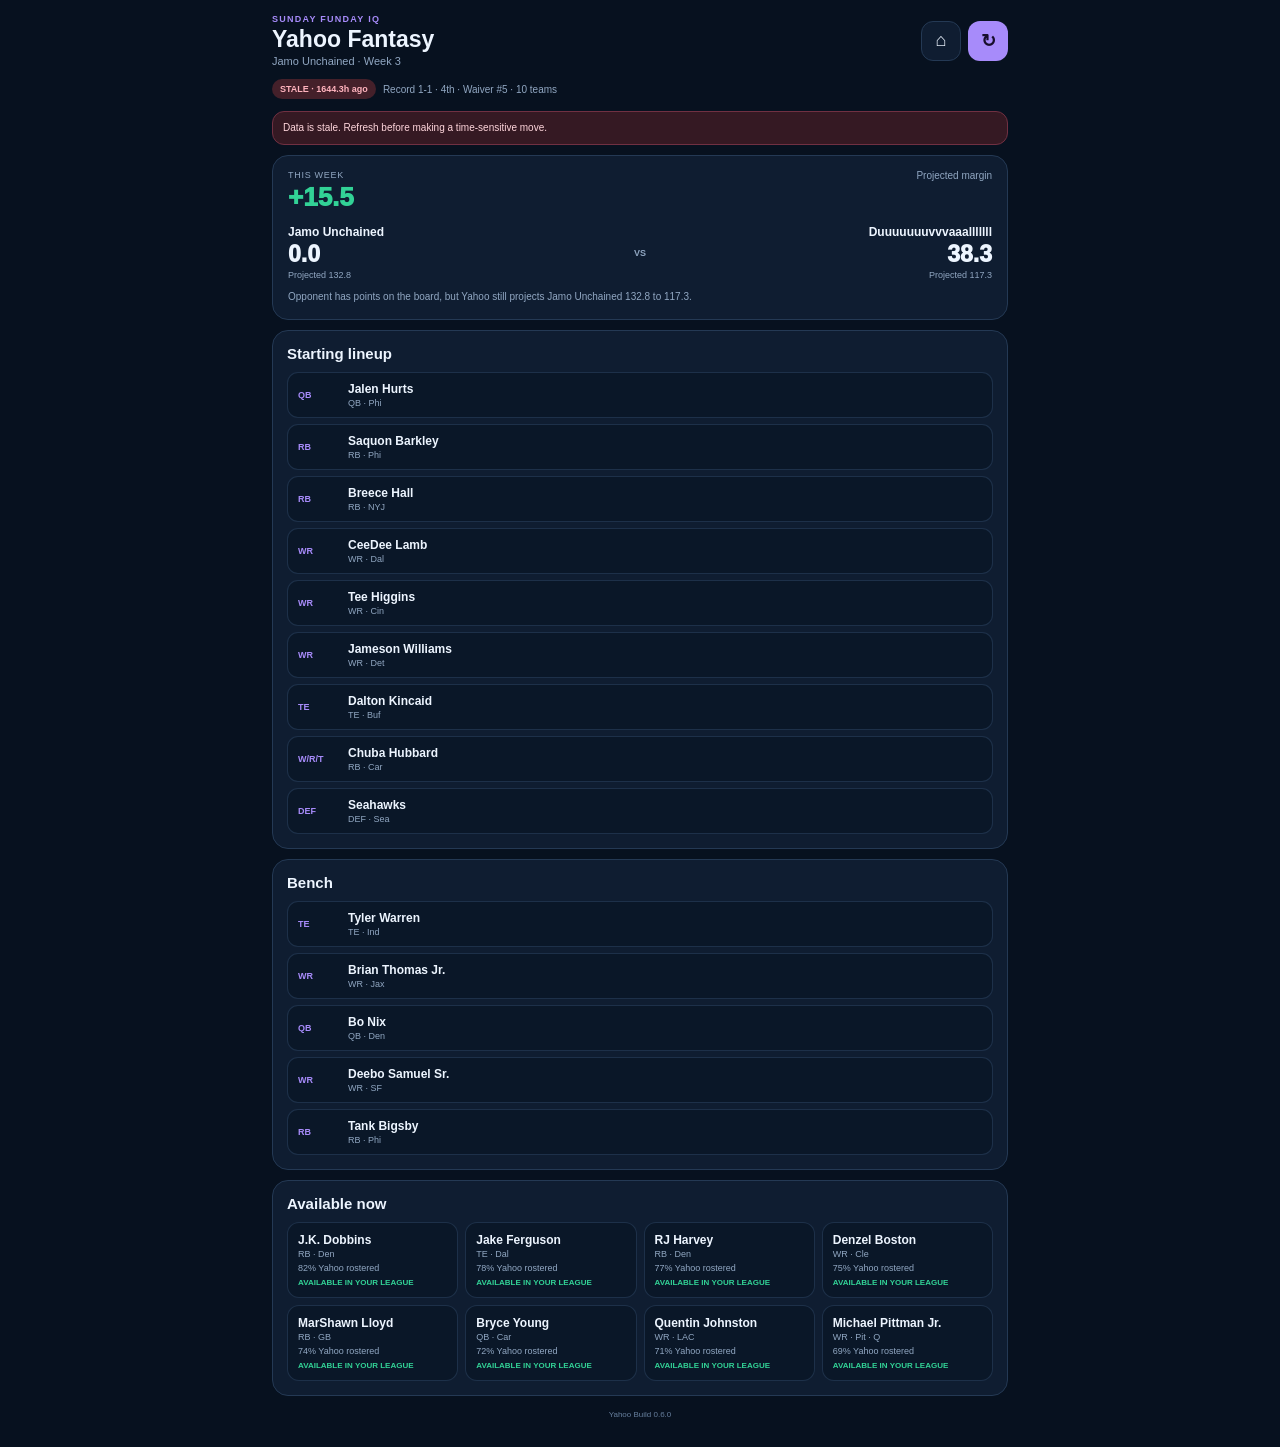
<file: apps/yahoo/index.html>
<!doctype html>
<html lang="en">
<head>
<meta charset="utf-8">
<meta name="viewport" content="width=device-width,initial-scale=1,viewport-fit=cover">
<meta name="theme-color" content="#07111f">
<title>Sunday Funday IQ · Yahoo</title>
<style>
:root{--bg:#07111f;--panel:#0f1d31;--panel2:#0a1728;--line:#243954;--text:#edf5ff;--muted:#91a7c2;--green:#32d296;--yellow:#f3c969;--red:#ff6b7a;--accent:#a78bfa}
*{box-sizing:border-box}
html,body{margin:0;min-height:100%;background:var(--bg)}
body{color:var(--text);font-family:-apple-system,BlinkMacSystemFont,"Segoe UI",Roboto,Arial,sans-serif}
.app{max-width:760px;margin:auto;padding:calc(env(safe-area-inset-top,0px) + 14px) 12px calc(env(safe-area-inset-bottom,0px) + 28px)}
.topbar{display:flex;align-items:center;justify-content:space-between;gap:10px;margin-bottom:12px}
.titlewrap{min-width:0}
.eyebrow{font-size:9px;letter-spacing:.14em;color:var(--accent);font-weight:900}
h1{font-size:23px;line-height:1.05;margin:3px 0 0}
.subtitle{font-size:11px;color:var(--muted);margin-top:4px;white-space:nowrap;overflow:hidden;text-overflow:ellipsis}
.topactions{display:flex;gap:7px;flex:0 0 auto}
.iconbtn{display:grid;place-items:center;width:40px;height:40px;border-radius:12px;border:1px solid var(--line);background:var(--panel);color:var(--text);text-decoration:none;font-size:18px;font-weight:900}
.iconbtn.primary{background:var(--accent);color:#170d2b;border:0}
.statusline{display:flex;gap:7px;align-items:center;flex-wrap:wrap;margin-bottom:12px}
.chip{font-size:9px;font-weight:900;border-radius:999px;padding:5px 8px;background:#19304d;color:#cfe6ff}
.chip.green{background:#173d35;color:#9ff0d0}.chip.yellow{background:#473c19;color:#ffe49a}.chip.red{background:#44202a;color:#ffb3be}
.contextline{font-size:10px;color:var(--muted)}
.card{background:var(--panel);border:1px solid var(--line);border-radius:16px;padding:14px;margin-bottom:10px}
.sectiontitle{font-size:15px;font-weight:900;margin:0 0 10px}
.hero{padding:14px 15px}
.matchuphead{display:flex;justify-content:space-between;gap:10px;align-items:flex-start}
.matchuphead .label{font-size:9px;color:var(--muted);letter-spacing:.08em;text-transform:uppercase}
.margin{font-size:26px;font-weight:950;margin-top:2px}
.margin.good{color:var(--green)}.margin.bad{color:var(--yellow)}
.scoreline{margin-top:12px;display:grid;grid-template-columns:1fr auto 1fr;gap:8px;align-items:center}
.side{min-width:0}.side.right{text-align:right}.team{font-size:12px;font-weight:850;white-space:nowrap;overflow:hidden;text-overflow:ellipsis}.score{font-size:23px;font-weight:950;margin-top:2px}.proj{font-size:9px;color:var(--muted);margin-top:2px}.vs{font-size:9px;color:var(--muted);font-weight:900}
.summary{font-size:10px;color:var(--muted);margin-top:10px;line-height:1.45}
.alerts{display:grid;gap:7px}
.alert{background:var(--panel2);border:1px solid #203854;border-radius:12px;padding:10px}
.alert strong{display:block;font-size:12px}.alert p{font-size:10px;color:var(--muted);line-height:1.4;margin:4px 0 0}
.alerttag{font-size:8px;font-weight:900;color:var(--yellow);text-transform:uppercase;letter-spacing:.06em}
.players{display:grid;gap:6px}
.player{display:grid;grid-template-columns:42px minmax(0,1fr) auto;gap:8px;align-items:center;background:var(--panel2);border:1px solid rgba(36,57,84,.76);border-radius:11px;padding:9px 10px}
.slot{font-size:9px;font-weight:900;color:var(--accent)}
.name{font-size:12px;font-weight:850;white-space:nowrap;overflow:hidden;text-overflow:ellipsis}
.meta{font-size:9px;color:var(--muted);margin-top:2px}
.rightmeta{text-align:right;font-size:10px;white-space:nowrap}
.rightmeta .status{font-size:8px;font-weight:900;margin-top:2px}
.good{color:var(--green)}.warn{color:var(--yellow)}.bad{color:var(--red)}
.available{display:grid;grid-template-columns:repeat(2,minmax(0,1fr));gap:7px}
.fa{background:var(--panel2);border:1px solid rgba(36,57,84,.76);border-radius:12px;padding:10px}
.fa .name{white-space:normal}.fa .owned{font-size:9px;color:var(--muted);margin-top:4px}.fa .avail{font-size:8px;color:var(--green);font-weight:900;margin-top:5px}
.banner{display:none;margin-bottom:10px;border:1px solid #703042;background:#351923;color:#ffd6dc;border-radius:12px;padding:9px 10px;font-size:10px;line-height:1.4}
.banner.show{display:block}
.empty{text-align:center;color:var(--muted);padding:28px 14px}
.empty strong{display:block;color:var(--text);font-size:17px;margin-bottom:5px}
.footer{font-size:8px;color:#667f9d;text-align:center;margin-top:14px}
@media(min-width:700px){.available{grid-template-columns:repeat(4,minmax(0,1fr))}}
</style>
</head>
<body>
<main class="app">
  <header class="topbar">
    <div class="titlewrap">
      <div class="eyebrow">SUNDAY FUNDAY IQ</div>
      <h1>Yahoo Fantasy</h1>
      <div class="subtitle" id="subtitle">Loading your team…</div>
    </div>
    <div class="topactions">
      <a class="iconbtn" href="../../" aria-label="Home">⌂</a>
      <button class="iconbtn primary" id="refresh" aria-label="Refresh">↻</button>
    </div>
  </header>

  <div class="statusline">
    <span class="chip" id="freshPill">LOADING</span>
    <span class="contextline" id="contextLine"></span>
  </div>

  <div id="banner" class="banner"></div>
  <div id="empty" class="card empty"><strong>Yahoo data unavailable</strong><span>Waiting for the next snapshot.</span></div>

  <div id="content" style="display:none">
    <section class="card hero">
      <div class="matchuphead">
        <div>
          <div class="label">This week</div>
          <div class="margin" id="margin">—</div>
        </div>
        <div class="contextline" id="marginLabel"></div>
      </div>
      <div class="scoreline">
        <div class="side">
          <div class="team" id="myTeam">Your team</div>
          <div class="score" id="myScore">—</div>
          <div class="proj" id="myProj">Projected —</div>
        </div>
        <div class="vs">VS</div>
        <div class="side right">
          <div class="team" id="oppTeam">Opponent</div>
          <div class="score" id="oppScore">—</div>
          <div class="proj" id="oppProj">Projected —</div>
        </div>
      </div>
      <div class="summary" id="matchupSummary"></div>
    </section>

    <section class="card" id="attentionCard" style="display:none">
      <h2 class="sectiontitle">Needs attention</h2>
      <div class="alerts" id="attention"></div>
    </section>

    <section class="card">
      <h2 class="sectiontitle">Starting lineup</h2>
      <div class="players" id="starters"></div>
    </section>

    <section class="card">
      <h2 class="sectiontitle">Bench</h2>
      <div class="players" id="bench"></div>
    </section>

    <section class="card" id="availableCard">
      <h2 class="sectiontitle">Available now</h2>
      <div class="available" id="available"></div>
    </section>
  </div>

  <div class="footer">Yahoo Build 0.6.0</div>
</main>

<script>
const $=id=>document.getElementById(id);let data=null;
const esc=s=>String(s??'').replace(/[&<>"']/g,c=>({'&':'&amp;','<':'&lt;','>':'&gt;','"':'&quot;',"'":'&#39;'}[c]));
const num=n=>Number.isFinite(+n)?+n:null;
const fmt=n=>num(n)!==null?num(n).toFixed(1):'—';

function freshness(){
  const t=Date.parse(data?.meta?.updatedAt||'');
  const age=Number.isFinite(t)?Math.max(0,(Date.now()-t)/36e5):null;
  const status=age===null?'UNKNOWN':age<=2?'CURRENT':age<=12?'AGING':'STALE';
  return{status,age,text:age===null?'sync unknown':age<1?Math.round(age*60)+'m ago':age.toFixed(1)+'h ago'};
}
function unavailable(p){return /out|injured reserve|\bir\b|doubtful|inactive|suspended/i.test(p?.status||'')||p?.bye===true}
function locked(p){return p?.locked===true||/live|final|completed|in progress/i.test(p?.gameState||'')}
function posEligible(starter,bench){const e=Array.isArray(starter.eligiblePositions)&&starter.eligiblePositions.length?starter.eligiblePositions:[starter.pos];return e.includes(bench.pos)||starter.slot==='FLEX'&&['RB','WR','TE'].includes(bench.pos)||starter.slot==='W/R/T'&&['RB','WR','TE'].includes(bench.pos)}
function bestSwap(starter,bench){
  if(data?.meta?.capabilities?.lockState!==true||data?.meta?.capabilities?.playerProjections!==true)return null;
  if(locked(starter))return null;
  return (bench||[]).filter(b=>!locked(b)&&!unavailable(b)&&posEligible(starter,b)).sort((a,b)=>(num(b.projection)??-999)-(num(a.projection)??-999))[0]||null;
}
function actionable(){
  const out=[],line=data?.lineup||[],bench=data?.bench||[];
  for(const p of line){
    if(!p?.name||p.empty){out.push({title:'Fill '+(p.slot||'empty lineup slot'),detail:'A starting slot is empty.'});continue}
    if(data?.meta?.capabilities?.playerStatus===true&&!locked(p)&&unavailable(p)){
      const b=bestSwap(p,bench);
      out.push({title:'Replace '+p.name,detail:b?b.name+' is the strongest eligible bench option in the current snapshot.':(p.status||'Unavailable')+' starter needs a replacement.'});
      continue;
    }
    if(data?.meta?.capabilities?.playerStatus===true&&!locked(p)&&/questionable|game.?time|limited/i.test(p.status||''))out.push({title:'Monitor '+p.name,detail:(p.status||'Injury designation')+' before kickoff.'});
    const b=bestSwap(p,bench),bp=b?num(b.projection):null,pp=num(p.projection);
    if(b&&bp!==null&&pp!==null&&bp-pp>=2)out.push({title:'Consider '+b.name+' over '+p.name,detail:'Bench option projects '+(bp-pp).toFixed(1)+' higher.'});
  }
  for(const w of (data?.watch||[]))if(w?.title&&!out.some(x=>x.title===w.title))out.push({title:w.title,detail:w.detail||''});
  return out.slice(0,5);
}
function playerCard(p,starter){
  const details=[p.pos,p.nflTeam,p.status].filter(Boolean).join(' · ');
  let right='';
  if(num(p.points)!==null&&num(p.points)!==0)right='<div>'+fmt(p.points)+' pts</div>';
  else if(num(p.projection)!==null&&num(p.projection)!==0)right='<div>'+fmt(p.projection)+' proj</div>';
  let flag='';
  if(starter&&data?.meta?.capabilities?.playerStatus===true){
    if(unavailable(p))flag='<div class="status bad">'+esc(p.status||'UNAVAILABLE')+'</div>';
    else if(/questionable|game.?time|limited/i.test(p.status||''))flag='<div class="status warn">'+esc(p.status)+'</div>';
  }
  return '<div class="player"><div class="slot">'+esc(starter?(p.slot||p.pos):(p.pos||'BN'))+'</div><div><div class="name">'+esc(p.name||'Empty slot')+'</div><div class="meta">'+esc(details||'')+'</div></div><div class="rightmeta">'+right+flag+'</div></div>';
}
function render(){
  if(!data||data?.meta?.status!=='connected'){
    $('empty').style.display='block';$('content').style.display='none';return;
  }
  $('empty').style.display='none';$('content').style.display='block';
  const t=data.team||{},o=data.opponent||{},l=data.league||{},f=freshness(),actions=actionable();
  const m=num(t.projection)!==null&&num(o.projection)!==null?num(t.projection)-num(o.projection):null;

  $('subtitle').textContent=(t.name||'Your team')+' · Week '+(data.meta?.week||'—');
  $('contextLine').textContent=[t.record?('Record '+t.record):null,t.standing?(''+t.standing+(t.standing==1?'st':t.standing==2?'nd':t.standing==3?'rd':'th')):null,num(t.waiverPriority)!==null?('Waiver #'+t.waiverPriority):null,l.teamCount?l.teamCount+' teams':null].filter(Boolean).join(' · ');
  $('freshPill').textContent=f.status+' · '+f.text;
  $('freshPill').className='chip '+(f.status==='CURRENT'?'green':f.status==='AGING'?'yellow':'red');

  $('margin').textContent=m===null?'Projection unavailable':(m>=0?'+':'')+m.toFixed(1);
  $('margin').className='margin '+(m!==null&&m<0?'bad':'good');
  $('marginLabel').textContent=m===null?'':Math.abs(m)<3?'Essentially even':m>0?'Projected margin':'Projected deficit';
  $('myTeam').textContent=t.name||'Your Team';$('oppTeam').textContent=o.name||'Opponent';
  $('myScore').textContent=fmt(t.score);$('oppScore').textContent=fmt(o.score);
  $('myProj').textContent='Projected '+fmt(t.projection);$('oppProj').textContent='Projected '+fmt(o.projection);
  if(m!==null){
    $('matchupSummary').textContent=(o.score>t.score?'Opponent has points on the board, but ':'')+'Yahoo still projects '+(t.name||'your team')+' '+fmt(t.projection)+' to '+fmt(o.projection)+'.';
  }else $('matchupSummary').textContent='Current matchup score shown above.';

  if(actions.length){
    $('attentionCard').style.display='block';
    $('attention').innerHTML=actions.map(a=>'<div class="alert"><div class="alerttag">Action</div><strong>'+esc(a.title)+'</strong><p>'+esc(a.detail)+'</p></div>').join('');
  }else{
    $('attentionCard').style.display='none';
    $('attention').innerHTML='';
  }

  $('starters').innerHTML=(data.lineup||[]).map(p=>playerCard(p,true)).join('');
  $('bench').innerHTML=(data.bench||[]).map(p=>playerCard(p,false)).join('');

  const waivers=(data.waivers||[]).slice(0,8);
  $('availableCard').style.display=waivers.length?'block':'none';
  $('available').innerHTML=waivers.map(p=>'<div class="fa"><div class="name">'+esc(p.name)+'</div><div class="meta">'+esc([p.pos,p.nflTeam,p.status].filter(Boolean).join(' · '))+'</div><div class="owned">'+(num(p.percentOwned)!==null?num(p.percentOwned).toFixed(0)+'% Yahoo rostered':'')+'</div><div class="avail">AVAILABLE IN YOUR LEAGUE</div></div>').join('');

  const b=$('banner');
  if(f.status==='STALE'){b.textContent='Data is stale. Refresh before making a time-sensitive move.';b.className='banner show'}
  else b.className='banner';
}
async function load(){
  try{
    const r=await fetch('../../data/live/yahoo.json?v='+Date.now(),{cache:'no-store'});
    if(!r.ok)throw new Error('HTTP '+r.status);
    data=await r.json();render();
  }catch(e){
    data=null;$('content').style.display='none';$('empty').style.display='block';
    const b=$('banner');b.textContent='Could not load Yahoo data.';b.className='banner show';
  }
}
$('refresh').onclick=load;load();
</script>
</body>
</html>
</file>
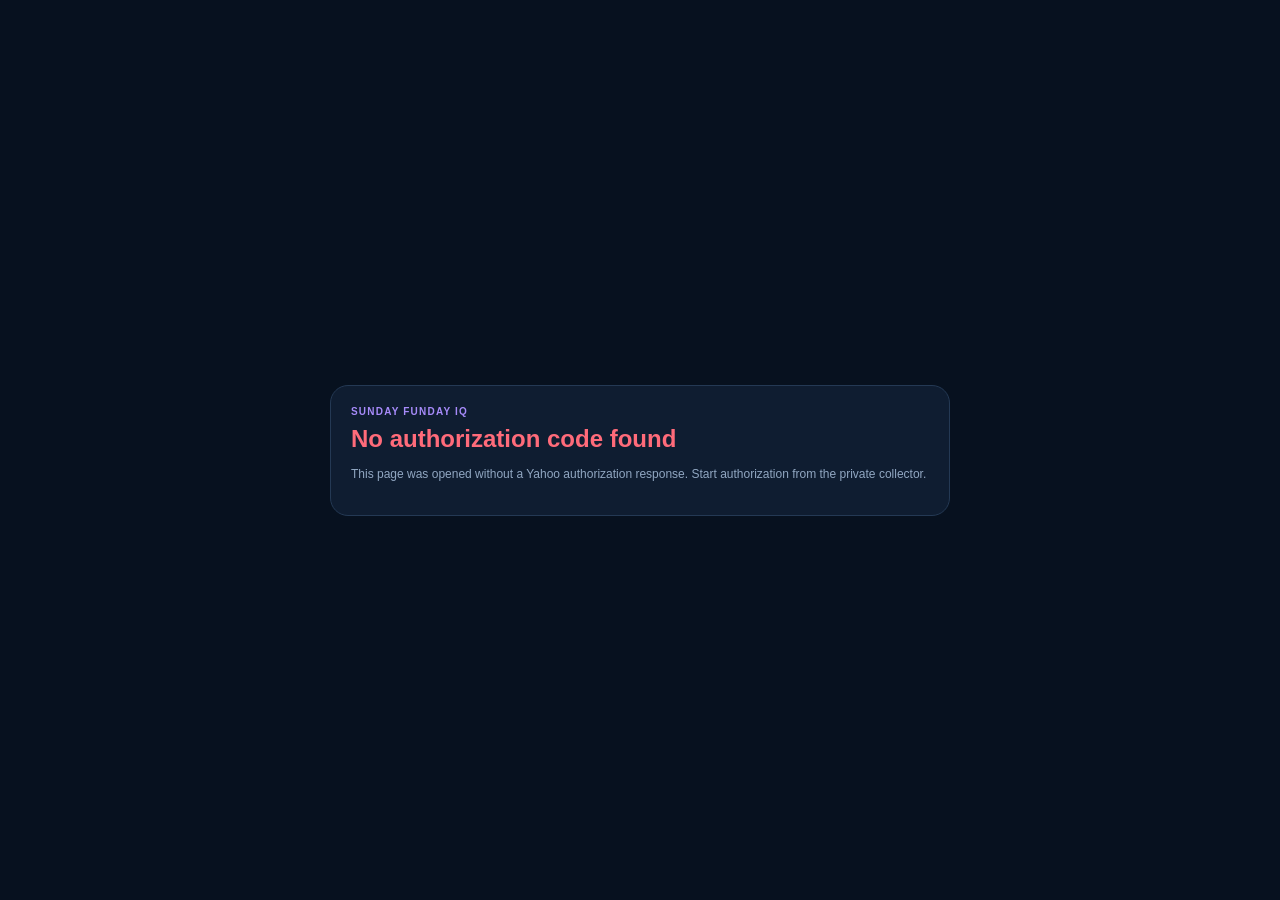
<file: oauth/yahoo/index.html>
<!doctype html>
<html lang="en">
<head>
<meta charset="utf-8">
<meta name="viewport" content="width=device-width,initial-scale=1,viewport-fit=cover">
<meta name="theme-color" content="#07111f">
<title>Sunday Funday IQ · Authorization</title>
<style>
:root{--bg:#07111f;--panel:#0f1d31;--line:#243954;--text:#edf5ff;--muted:#91a7c2;--green:#32d296;--red:#ff6b7a;--accent:#a78bfa}
*{box-sizing:border-box}body{margin:0;min-height:100vh;background:var(--bg);color:var(--text);font-family:-apple-system,BlinkMacSystemFont,"Segoe UI",Roboto,Arial,sans-serif;display:grid;place-items:center;padding:18px}.card{width:min(100%,620px);background:var(--panel);border:1px solid var(--line);border-radius:18px;padding:20px}.eyebrow{font-size:10px;letter-spacing:.12em;color:var(--accent);font-weight:900}.status{font-size:24px;font-weight:900;margin:8px 0}.copy{width:100%;border:0;border-radius:12px;background:var(--accent);color:#130829;padding:12px;font-weight:900;margin-top:14px}.muted{color:var(--muted);font-size:12px;line-height:1.5}.bad{color:var(--red)}
</style>
</head>
<body>
<main class="card">
<div class="eyebrow">SUNDAY FUNDAY IQ</div>
<div class="status" id="status">Checking authorization…</div>
<p class="muted" id="message">This page only receives Yahoo's one-time authorization response. Your Client Secret and long-lived tokens stay on the private collector.</p>
<button class="copy" id="copy" style="display:none">Copy redirected URL</button>
</main>
<script>
const q=new URLSearchParams(location.search),code=q.get('code'),err=q.get('error');
const status=document.getElementById('status'),message=document.getElementById('message'),copy=document.getElementById('copy');
if(err){status.textContent='Authorization was not completed';status.className='status bad';message.textContent='Yahoo returned: '+err+'. Return to the private collector and try again.'}
else if(code){status.textContent='Authorization received';message.textContent='Return to the private collector and paste this full redirected URL. The collector will verify the OAuth state before exchanging the one-time authorization code.';copy.style.display='block';copy.onclick=async()=>{try{await navigator.clipboard.writeText(location.href);copy.textContent='Copied — return to the collector'}catch{copy.textContent='Copy the address from the browser bar'}}}
else{status.textContent='No authorization code found';status.className='status bad';message.textContent='This page was opened without a Yahoo authorization response. Start authorization from the private collector.'}
</script>
</body>
</html>
</file>
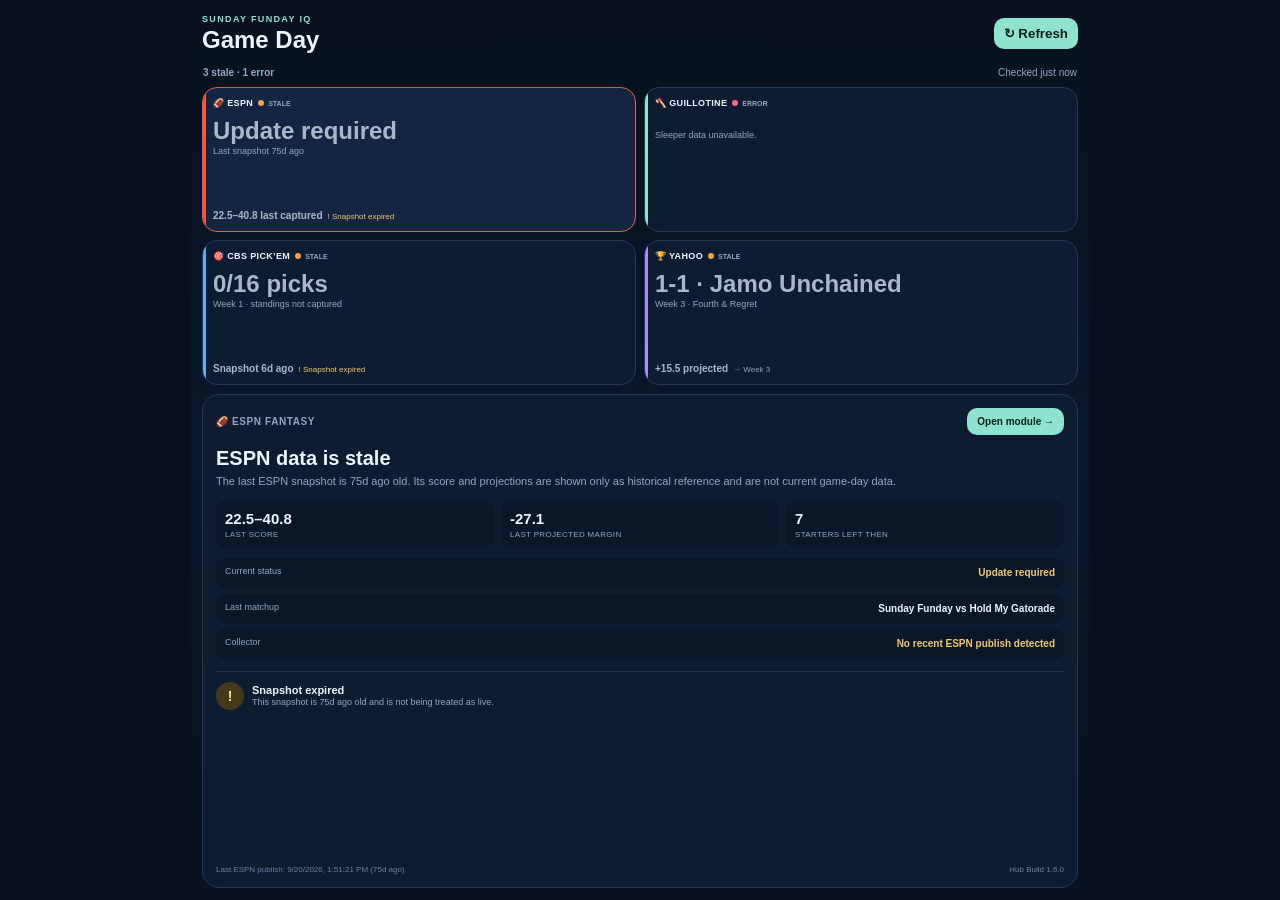
<file: legacy-home.html>
<!doctype html>
<html lang="en">
<head>
<meta charset="utf-8">
<meta name="viewport" content="width=device-width,initial-scale=1,viewport-fit=cover">
<meta http-equiv="Cache-Control" content="no-cache, no-store, must-revalidate">
<meta http-equiv="Pragma" content="no-cache">
<meta http-equiv="Expires" content="0">
<meta name="theme-color" content="#07111f">
<meta name="apple-mobile-web-app-capable" content="yes">
<meta name="apple-mobile-web-app-status-bar-style" content="black-translucent">
<meta name="apple-mobile-web-app-title" content="Sunday Funday IQ">
<link rel="apple-touch-icon" sizes="180x180" href="./apple-touch-icon.png">
<link rel="icon" type="image/png" href="./favicon.png">
<link rel="manifest" href="./manifest.webmanifest?v=1.4.2">
<title>Sunday Funday IQ · Command Center</title>
<style>
:root{--bg:#07111f;--panel:#0f1d31;--panel2:#132641;--line:#243954;--text:#edf5ff;--muted:#91a7c2;--green:#32d296;--yellow:#f3c969;--orange:#ff9f43;--red:#ff6b7a;--accent:#8ee3cf;--blue:#5ab0ff;--purple:#a78bfa}
*{box-sizing:border-box}html,body{min-height:100%;background:var(--bg)}body{margin:0;color:var(--text);font-family:-apple-system,BlinkMacSystemFont,"Segoe UI",Roboto,Arial,sans-serif}.app{width:min(100%,900px);min-height:100vh;min-height:100dvh;margin:auto;padding:calc(env(safe-area-inset-top,0px) + 14px) 12px calc(env(safe-area-inset-bottom,0px) + 12px);display:flex;flex-direction:column;background:linear-gradient(180deg,#07111f,#091729 48%,#07111f)}.header{display:flex;justify-content:space-between;gap:10px;align-items:center;margin-bottom:8px}.eyebrow{font-size:9px;letter-spacing:.15em;color:var(--accent);font-weight:900}h1{font-size:24px;line-height:1;margin:4px 0 0}.refresh{border:0;border-radius:10px;background:var(--accent);color:#06201a;padding:8px 10px;font-weight:900;white-space:nowrap;cursor:pointer}.refresh:disabled{opacity:.65;cursor:wait}.overview{display:flex;justify-content:space-between;gap:10px;color:var(--muted);font-size:10px;margin:7px 1px 9px}.grid{display:grid;grid-template-columns:repeat(2,minmax(0,1fr));gap:8px}.tile{appearance:none;position:relative;display:flex;flex-direction:column;min-width:0;min-height:122px;background:rgba(15,29,49,.98);border:1px solid var(--line);border-radius:15px;padding:10px;text-align:left;color:var(--text);font:inherit;overflow:hidden;cursor:pointer}.tile:before{content:"";position:absolute;inset:0 auto 0 0;width:3px;background:var(--module,var(--accent))}.tile.espn{--module:#f05a43}.tile.guillotine{--module:#8ee3cf}.tile.pickem{--module:#5ab0ff}.tile.yahoo{--module:#a78bfa}.tile.selected{background:var(--panel2);border-color:var(--module)}.tile.is-stale .main,.tile.is-stale .key{color:#a9b7c8}.tilehead{display:flex;justify-content:space-between;gap:5px;align-items:center}.module{font-size:9px;font-weight:900;text-transform:uppercase;letter-spacing:.04em;white-space:nowrap;overflow:hidden;text-overflow:ellipsis}.status{display:flex;align-items:center;gap:4px;color:var(--muted);font-size:7px;font-weight:850;white-space:nowrap}.dot{width:6px;height:6px;border-radius:50%;background:var(--green)}.dot.pending,.dot.delayed{background:var(--yellow)}.dot.stale{background:var(--orange)}.dot.error{background:var(--red)}.main{font-size:20px;font-weight:900;margin-top:9px;white-space:nowrap;overflow:hidden;text-overflow:ellipsis}.context{font-size:9px;color:var(--muted);margin-top:1px;white-space:nowrap;overflow:hidden;text-overflow:ellipsis}.tilebottom{display:flex;justify-content:space-between;gap:5px;align-items:flex-end;margin-top:auto;padding-top:7px}.key{font-size:10px;color:var(--accent);font-weight:900;min-width:0;white-space:nowrap;overflow:hidden;text-overflow:ellipsis}.key.warn{color:var(--yellow)}.trendmini{display:flex;align-items:center;gap:3px;font-size:8px;color:var(--muted);white-space:nowrap}.trendmini.good{color:var(--green)}.trendmini.down{color:var(--yellow)}.loading{font-size:9px;color:var(--muted);padding-top:22px}.detailpanel{flex:1;min-height:196px;margin-top:9px;background:rgba(15,29,49,.96);border:1px solid var(--line);border-radius:17px;padding:13px;display:flex;flex-direction:column}.detailhead{display:flex;justify-content:space-between;gap:10px;align-items:center}.detailmodule{font-size:10px;color:var(--muted);font-weight:900;text-transform:uppercase;letter-spacing:.06em}.open{display:inline-block;padding:8px 10px;border-radius:10px;background:var(--accent);color:#06201a;font-size:10px;font-weight:900;text-decoration:none}.headline{font-size:20px;font-weight:900;margin-top:12px}.why{font-size:11px;color:var(--muted);line-height:1.4;margin-top:4px}.metrics{display:grid;grid-template-columns:repeat(3,minmax(0,1fr));gap:7px;margin-top:12px}.metric{background:#0a1728;border-radius:10px;padding:9px;min-width:0}.metric b{display:block;font-size:15px;white-space:nowrap;overflow:hidden;text-overflow:ellipsis}.metric span{display:block;color:var(--muted);font-size:8px;text-transform:uppercase;letter-spacing:.04em;margin-top:3px}.trendline{display:flex;align-items:center;gap:8px;margin-top:12px;padding-top:10px;border-top:1px solid rgba(36,57,84,.75)}.trendicon{display:grid;place-items:center;width:28px;height:28px;border-radius:50%;background:#173d35;color:#9ff0d0;font-size:14px;font-weight:900;flex:0 0 auto}.trendicon.hold{background:#203858;color:#cfe6ff}.trendicon.down{background:#443a19;color:#ffe79b}.trendicon.wait{background:#203858;color:var(--muted)}.trendlabel{font-size:11px;font-weight:900}.trenddetail{font-size:9px;color:var(--muted);margin-top:1px}.detailfoot{display:flex;justify-content:space-between;gap:10px;color:#69829e;font-size:8px;margin-top:auto;padding-top:10px}
.insights{display:grid;gap:6px;margin-top:10px}.insight{display:flex;justify-content:space-between;gap:10px;align-items:flex-start;background:#0a1728;border-radius:9px;padding:8px 9px}.insight span{font-size:9px;color:var(--muted);flex:0 0 36%}.insight b{font-size:10px;text-align:right;line-height:1.35}.insight b.good{color:var(--green)}.insight b.warn{color:var(--yellow)}
@media(min-width:650px){.tile{min-height:145px}.detailpanel{min-height:225px}.main{font-size:24px}}
@media(max-width:360px){.app{padding-left:9px;padding-right:9px}.grid{gap:6px}.tile{padding:9px;min-height:118px}.main{font-size:18px}.detailpanel{padding:11px}.headline{font-size:18px}}
</style>
</head>
<body>
<main class="app">
  <header class="header"><div><div class="eyebrow">SUNDAY FUNDAY IQ</div><h1>Game Day</h1></div><button class="refresh" id="refresh">↻ Refresh</button></header>
  <div class="overview"><strong id="overview">Loading your teams…</strong><span id="updated">Checking sources</span></div>
  <section class="grid" aria-label="Sunday Funday IQ modules">
    <button class="tile espn selected" id="espnCard" data-module="espn" type="button"><div class="tilehead"><span class="module">🏈 ESPN</span><span class="status"><span class="dot"></span>LOADING</span></div><div class="loading">Loading matchup…</div></button>
    <button class="tile guillotine" id="guillotineCard" data-module="guillotine" type="button"><div class="tilehead"><span class="module">🪓 Guillotine</span><span class="status"><span class="dot"></span>LOADING</span></div><div class="loading">Loading chop board…</div></button>
    <button class="tile pickem" id="pickemCard" data-module="pickem" type="button"><div class="tilehead"><span class="module">🎯 CBS Pick’em</span><span class="status"><span class="dot"></span>LOADING</span></div><div class="loading">Loading weekly card…</div></button>
    <button class="tile yahoo" id="yahooCard" data-module="yahoo" type="button"><div class="tilehead"><span class="module">🏆 Yahoo</span><span class="status"><span class="dot"></span>LOADING</span></div><div class="loading">Loading Yahoo snapshot…</div></button>
  </section>
  <section class="detailpanel" id="detailPanel" aria-live="polite"><div class="loading">Loading selected module…</div></section>
</main>
<script>
const $=id=>document.getElementById(id);
const LEAGUE_ID='1383615005433274368';
const SLEEPER='https://api.sleeper.app/v1';
const TREND_KEY='sfiqHubTrendV1';
const SELECT_KEY='sfiqHubSelectedV1';
const BUILD='1.6.0';
const CURRENT_SNAPSHOT_MINUTES=120;
const STALE_SNAPSHOT_MINUTES=240;
const summaries={};
const health={yahoo:{state:'pending'}};
let selected=localStorage.getItem(SELECT_KEY)||'espn';
let lastCheckedAt=0;
let loadingPromise=null;

const esc=s=>String(s??'').replace(/[&<>"']/g,c=>({'&':'&amp;','<':'&lt;','>':'&gt;','"':'&quot;',"'":'&#39;'}[c]));
const fmt=n=>Number.isFinite(+n)?(+n).toFixed(1):'—';

function ago(iso){
  const t=typeof iso==='number'?iso:Date.parse(iso||'');
  if(!Number.isFinite(t))return'unknown';
  const m=Math.max(0,Math.round((Date.now()-t)/60000));
  if(m<2)return'just now';
  if(m<60)return `${m}m ago`;
  const h=Math.floor(m/60);
  if(h<48)return `${h}h ago`;
  return `${Math.floor(h/24)}d ago`;
}

function ageInfo(iso){
  const t=typeof iso==='number'?iso:Date.parse(iso||'');
  if(!Number.isFinite(t))return{state:'error',label:'UNKNOWN',kind:'error',age:'unknown',time:null};
  const minutes=Math.max(0,(Date.now()-t)/60000);
  if(minutes<=CURRENT_SNAPSHOT_MINUTES)return{state:'current',label:'CURRENT',kind:'',age:ago(t),time:t};
  if(minutes<=STALE_SNAPSHOT_MINUTES)return{state:'delayed',label:'DELAYED',kind:'delayed',age:ago(t),time:t};
  return{state:'stale',label:'STALE',kind:'stale',age:ago(t),time:t};
}

function history(){try{return JSON.parse(localStorage.getItem(TREND_KEY)||'{}')}catch{return{}}}

function trend(module,value,period,updateId,higherBetter=true,unit=''){
  const all=history(),old=all[module],next={value:Number(value),period:String(period),id:String(updateId)};
  if(!old||old.current?.period!==next.period)all[module]={current:next,previous:null};
  else if(old.current?.id!==next.id)all[module]={current:next,previous:old.current};
  localStorage.setItem(TREND_KEY,JSON.stringify(all));
  const prev=all[module].previous;
  if(!prev||!Number.isFinite(prev.value)||!Number.isFinite(next.value))return{arrow:'—',cls:'hold',label:'Baseline set',detail:'Trend begins with the next current data change'};
  const delta=next.value-prev.value,good=higherBetter?delta>0:delta<0;
  if(Math.abs(delta)<.05)return{arrow:'→',cls:'hold',label:'Holding',detail:'No meaningful change since the prior current update'};
  const amount=Math.abs(delta);
  const detail=module==='pickem'?`${good?'Up':'Down'} ${Math.round(amount)} place${Math.round(amount)===1?'':'s'} since the prior update`:`${unit} moved ${delta>0?'+':''}${delta.toFixed(1)} since the prior update`;
  return{arrow:good?'↗':'↘',cls:good?'':'down',label:good?'Improving':'Slipping',detail};
}

const staleTrend=age=>({arrow:'!',cls:'down',label:'Snapshot expired',detail:`This snapshot is ${age} old and is not being treated as live.`});
const waitingTrend=(label='Awaiting live data')=>({arrow:'—',cls:'wait',label,detail:'A current comparison is not available yet.'});

function status(label,kind=''){return `<span class="status"><span class="dot ${kind}"></span>${label}</span>`}
function trendMini(t){return `<span class="trendmini ${t.cls==='down'?'down':t.cls===''?'good':''}">${t.arrow} ${t.label}</span>`}

function tile(module,main,context,key,tr,state='CURRENT',kind='',warn=false){
  const card=$(`${module}Card`);
  card.classList.toggle('is-stale',kind==='stale');
  card.innerHTML=`<div class="tilehead"><span class="module">${module==='espn'?'🏈 ESPN':module==='guillotine'?'🪓 Guillotine':module==='yahoo'?'🏆 Yahoo':'🎯 CBS Pick’em'}</span>${status(state,kind)}</div><div class="main">${esc(main)}</div><div class="context">${esc(context)}</div><div class="tilebottom"><span class="key ${warn?'warn':''}">${esc(key)}</span>${trendMini(tr)}</div>`;
}

function setHealth(module,state){health[module]={state};updateOverview()}
function updateOverview(){
  const order=['live','current','delayed','stale','error','pending'];
  const names={live:'live',current:'current',delayed:'delayed',stale:'stale',error:'error',pending:'pending'};
  const counts={};
  Object.values(health).forEach(x=>counts[x.state]=(counts[x.state]||0)+1);
  const parts=order.filter(x=>counts[x]).map(x=>`${counts[x]} ${names[x]}`);
  $('overview').textContent=parts.join(' · ')||'Checking modules…';
}

function setSummary(module,s){
  summaries[module]=s;
  if(selected===module)renderDetail();
}

function selectModule(module){
  selected=module;
  localStorage.setItem(SELECT_KEY,module);
  document.querySelectorAll('.tile').forEach(x=>x.classList.toggle('selected',x.dataset.module===module));
  renderDetail();
}

function renderDetail(){
  const s=summaries[selected]||summaries.espn;
  if(!s){$('detailPanel').innerHTML='<div class="loading">Loading selected module…</div>';return}
  $('detailPanel').innerHTML=`<div class="detailhead"><span class="detailmodule">${esc(s.label)}</span>${s.href?`<a class="open" href="${s.href}">Open module →</a>`:''}</div><div class="headline">${esc(s.headline)}</div><div class="why">${esc(s.why)}</div><div class="metrics">${s.metrics.map(x=>`<div class="metric"><b>${esc(x[0])}</b><span>${esc(x[1])}</span></div>`).join('')}</div>${s.insights?.length?`<div class="insights">${s.insights.map(x=>`<div class="insight"><span>${esc(x[0])}</span><b class="${x[2]||''}">${esc(x[1])}</b></div>`).join('')}</div>`:''}<div class="trendline"><span class="trendicon ${s.trend.cls}">${s.trend.arrow}</span><div><div class="trendlabel">${s.trend.label}</div><div class="trenddetail">${s.trend.detail}</div></div></div><div class="detailfoot"><span>${esc(s.fresh||'')}</span><span>Hub Build ${BUILD}</span></div>`;
}

async function json(url){
  const r=await fetch(url+(url.includes('?')?'&':'?')+'v='+Date.now(),{cache:'no-store'});
  if(!r.ok)throw new Error(String(r.status));
  return r.json();
}

function eligible(starter,bench){return starter.slot==='FLEX'?['RB','WR','TE'].includes(bench.pos):starter.pos===bench.pos}

function espnUpgrade(lineup,bench){
  const choices=[];
  for(const p of lineup)for(const b of bench)if(eligible(p,b)&&!/out|ir|doubt/i.test(b.status||'')){
    const gain=(+b.projection||0)-(+p.projection||0);
    if(gain>=2)choices.push({starter:p,bench:b,gain});
  }
  return choices.sort((a,b)=>b.gain-a.gain)[0]||null;
}

async function loadEspn(){
  try{
    const d=await json('./data/live/espn.json');
    const t=d.team||{},o=d.opponent||{},lineup=d.lineup||[],bench=d.bench||[];
    const info=ageInfo(d.meta?.updatedAt);
    const margin=(+t.projection||0)-(+o.projection||0);
    const remainingRows=lineup.filter(p=>!p.played),remaining=remainingRows.length;
    const score=`${fmt(t.score)}–${fmt(o.score)}`;
    const version=String(d.meta?.updatedAt||'unknown');

    if(info.state==='stale'||info.state==='error'){
      const tr=staleTrend(info.age);
      tile('espn','Update required',`Last snapshot ${info.age}`,`${score} last captured`,tr,'STALE','stale',true);
      setHealth('espn','stale');
      setSummary('espn',{
        label:'🏈 ESPN Fantasy',href:'./apps/espn/',version,
        headline:'ESPN data is stale',
        why:`The last ESPN snapshot is ${info.age} old. Its score and projections are shown only as historical reference and are not current game-day data.`,
        metrics:[[score,'Last score'],[`${margin>=0?'+':''}${fmt(margin)}`,'Last projected margin'],[String(remaining),'Starters left then']],
        insights:[['Current status','Update required','warn'],['Last matchup',`${t.name||'Sunday Funday'} vs ${o.name||'Opponent'}`],['Collector','No recent ESPN publish detected','warn']],
        trend:tr,fresh:`Last ESPN publish: ${new Date(info.time).toLocaleString()} (${info.age})`
      });
      return;
    }

    const live=(+t.score||0)>0||(+o.score||0)>0;
    const tr=trend('espn',margin,d.meta?.week,d.meta?.updatedAt,true,'Projected margin');
    const swing=[...remainingRows].sort((a,b)=>(+b.projection||0)-(+a.projection||0))[0];
    const urgent=(d.watch||[])[0],upgrade=espnUpgrade(lineup,bench);
    const lineupRead=urgent?urgent.title:upgrade?`Consider ${upgrade.bench.name} over ${upgrade.starter.name} (+${fmt(upgrade.gain)})`:'No urgent changes flagged';
    const state=info.state==='delayed'?'DELAYED':live?'LIVE':'CURRENT';
    tile('espn',score,`vs ${o.name||'Opponent'}`,`${margin>=0?'+':''}${fmt(margin)} projected`,tr,state,info.kind);
    setHealth('espn',info.state==='delayed'?'delayed':live?'live':'current');
    setSummary('espn',{
      label:'🏈 ESPN Fantasy',href:'./apps/espn/',version,
      headline:margin>=0?`Projected favorite by ${fmt(margin)}`:`Projected underdog by ${fmt(Math.abs(margin))}`,
      why:`${t.name||'Sunday Funday'} is ${score} against ${o.name||'Opponent'} with ${remaining} starters remaining.`,
      metrics:[[fmt(t.projection),'Projected total'],[fmt(o.projection),'Opponent projection'],[String(remaining),'Starters left']],
      insights:[['Lineup read',lineupRead,urgent||upgrade?'warn':'good'],['Biggest remaining',swing?`${swing.name} · ${fmt(swing.projection)} projected`:'All starters complete'],['Data age',info.age,info.state==='delayed'?'warn':'good']],
      trend:tr,fresh:`ESPN updated ${info.age}`
    });
  }catch{
    errorTile('espn','ESPN snapshot unavailable.');
  }
}

async function loadGuillotine(){
  try{
    const [league,users,rosters,nfl]=await Promise.all([
      json(`${SLEEPER}/league/${LEAGUE_ID}`),
      json(`${SLEEPER}/league/${LEAGUE_ID}/users`),
      json(`${SLEEPER}/league/${LEAGUE_ID}/rosters`),
      json(`${SLEEPER}/state/nfl`)
    ]);
    const week=Number(league.settings?.leg||nfl.week||1);
    const matchups=await json(`${SLEEPER}/league/${LEAGUE_ID}/matchups/${week}`);
    const user=users.find(u=>String(u.display_name||'').toLowerCase()==='sunday_funday')||users.find(u=>String(u.metadata?.team_name||'').toLowerCase().includes('sunday'));
    const saved=JSON.parse(localStorage.getItem('gwPrefs')||'{}');
    const mine=rosters.find(r=>String(r.owner_id)===String(user?.user_id))||rosters.find(r=>String(r.roster_id)===String(saved.rosterId));
    if(!mine)throw new Error('team');
    const rows=rosters.map(r=>{const m=matchups.find(x=>x.roster_id===r.roster_id)||{};return{r,m,pts:+(m.points||0)}}).sort((a,b)=>b.pts-a.pts);
    const me=rows.find(x=>x.r.roster_id===mine.roster_id),rank=rows.indexOf(me)+1,chop=rows[rows.length-1],bubble=rows[rows.length-2];
    const remainingFor=x=>{const pm=x.m.players_points||{};return(x.m.starters||x.r.starters||[]).filter(id=>!Object.prototype.hasOwnProperty.call(pm,id)||Number(pm[id]||0)===0).length};
    const remaining=remainingFor(me),chopRemaining=remainingFor(chop),cushion=me.pts-chop.pts,started=rows.some(x=>x.pts!==0);
    const teamName=x=>{const u=users.find(v=>String(v.user_id)===String(x.r.owner_id));return x.r.metadata?.team_name||u?.metadata?.team_name||u?.display_name||`Roster ${x.r.roster_id}`};
    const id=[week,me.pts,chop.pts,rank,remaining].join(':');
    const tr=trend('guillotine',cushion,week,id,true,'Chop cushion');
    const posture=!started?'Games have not started':cushion>=12?'Currently clear of the chop line':cushion>=5?'Stay alert as remaining players score':'Immediate chop danger';
    tile('guillotine',`${fmt(me.pts)} pts`,`${ordinal(rank)} of ${rows.length} · ${user?.display_name||'Sunday_Funday'}`,`${cushion>=0?'+':''}${fmt(cushion)} above chop`,tr,started?'LIVE':'CURRENT');
    setHealth('guillotine',started?'live':'current');
    setSummary('guillotine',{
      label:'🪓 Sleeper Guillotine',href:'./apps/guillotine/',version:id,
      headline:cushion>=12?`${fmt(cushion)} points clear of the chop`:cushion>=5?'Cushion needs watching':'Chop margin is tight',
      why:`${user?.display_name||'Sunday_Funday'} currently ranks ${ordinal(rank)} of ${rows.length} with ${remaining} starters remaining.`,
      metrics:[[fmt(me.pts),'Your score'],[`${rank}/${rows.length}`,'Current rank'],[String(remaining),'Starters left']],
      insights:[['Current chop',`${teamName(chop)} · ${fmt(chop.pts)} pts · ${chopRemaining} left`],['Bubble team',bubble?`${teamName(bubble)} · ${fmt(bubble.pts)} pts`:'Unavailable'],['Survival posture',posture,cushion>=12?'good':cushion<5?'warn':'']],
      trend:tr,fresh:`Checked directly with Sleeper just now · Week ${week}`
    });
  }catch{
    errorTile('guillotine','Sleeper data unavailable.');
  }
}

function captureWeights(d,ptext,total){
  try{
    const body=JSON.parse((d.captures||[]).find(x=>x.body)?.body||'{}');
    const picks=body.myEntry?.picks||[];
    if(picks.length)return picks.map(x=>Number(x.confidence)).filter(Number.isFinite);
  }catch{}
  return[...ptext.matchAll(/(\d+)\s+Pts?/gi)].map(m=>+m[1]).slice(0,total);
}

async function loadPickem(){
  try{
    const d=await json('./data/live/cbs-pickem.json');
    const snaps=[...(d.snapshots||[])].sort((a,b)=>Date.parse(b.ts)-Date.parse(a.ts));
    const picks=snaps.find(s=>/\| Picks$/.test(s.title||'')),stand=snaps.find(s=>/Weekly Standings/.test(s.title||''));
    if(!picks)throw new Error('picks');
    const ptext=picks.text||'',stext=stand?.text||'';
    const week=+(ptext.match(/Week\s+(\d+)/i)||[])[1]||Number(d.standingsSummary?.week)||1;
    const pickCount=ptext.match(/(\d+)\/(\d+) Picks/i);
    const submitted=+(pickCount||[])[1]||0,total=+(pickCount||[])[2]||16;
    const correct=+(ptext.match(/(\d+) Correct Picks/i)||[])[1]||0;
    const flat=stext.replace(/\s+/g,' ').trim();
    const mine=flat.match(/(\d+)(?:st|nd|rd|th) Tony Eickhoff\s+(\d+)\s+(\d+)/i);
    const rank=mine?+mine[1]:null;
    const points=mine?+mine[2]:Number.isFinite(+d.standingsSummary?.weekPoints)?+d.standingsSummary.weekPoints:null;
    const second=stext.match(/\n\s*2nd\s*\n[^\n]+\n\s*(\d+)\s+(\d+)/i);
    const top2=second?+second[1]:null;
    const top2Gap=Number.isFinite(top2)&&Number.isFinite(points)?Math.max(0,top2-points):null;
    const finals=stand?(stext.split(/\n\s*1st\s*\n/i)[0].match(/FINAL/g)||[]).length:0;
    const weights=captureWeights(d,ptext,total);
    const remainingWeights=weights.slice(finals);
    const left=Math.max(0,remainingWeights.reduce((a,b)=>a+b,0));
    const highest=remainingWeights.length?Math.max(...remainingWeights):0;
    const timestamps=[picks.ts,stand?.ts,d.exportedAt,d.standingsSummary?.capturedAt].map(Date.parse).filter(Number.isFinite);
    const stamp=Math.max(...timestamps);
    const info=ageInfo(stamp);
    const tr=rank!=null&&info.state!=='stale'?trend('pickem',rank,week,stamp,false,'Rank'):info.state==='stale'?staleTrend(info.age):waitingTrend('Awaiting weekly standings');
    const games=Math.max(0,total-finals);
    const state=info.state==='stale'?'STALE':info.state==='delayed'?'DELAYED':stand&&finals?'LIVE':'CURRENT';
    const main=rank!=null?`${points??'—'} pts`:`${submitted}/${total} picks`;
    const context=rank!=null?`${ordinal(rank)} place · Week ${week}`:`Week ${week} · standings not captured`;
    const key=info.state==='stale'?`Snapshot ${info.age}`:stand?`${left} points up`:'Card captured';
    tile('pickem',main,context,key,tr,state,info.kind,info.state!=='current');
    setHealth('pickem',info.state);
    setSummary('pickem',{
      label:'🎯 CBS Pick’em',href:'./apps/pickem/',version:String(stamp),
      headline:info.state==='stale'?'CBS snapshot is stale':top2Gap===0?'Currently inside the Top 2':top2Gap!=null?`${top2Gap} points outside the Top 2`:'Card captured; live standings unavailable',
      why:info.state==='stale'?`The most recent CBS capture is ${info.age} old. The saved card is available for reference, but it is not live game-day data.`:rank!=null?`You are currently ${ordinal(rank)} with ${points??'—'} points and ${games} games remaining.`:`Your Week ${week} card is saved, but this snapshot does not contain live weekly standings.`,
      metrics:[[rank!=null?String(points??'—'):`${submitted}/${total}`,rank!=null?'Weekly points':'Picks submitted'],[rank?ordinal(rank):'—','Current place'],[stand?String(left):'—','Points up']],
      insights:[['Card status',`${submitted}/${total} submitted`,submitted===total?'good':'warn'],['Standings',stand?'Captured':'Not included in this snapshot','warn'],['Highest confidence',highest?`${highest} points`:'Unavailable']],
      trend:tr,fresh:`CBS snapshot ${info.age} · Week ${week}`
    });
  }catch{
    errorTile('pickem','CBS snapshot unavailable or missing picks.');
  }
}

function errorTile(module,message){
  const card=$(`${module}Card`);
  card.classList.remove('is-stale');
  card.innerHTML=`<div class="tilehead"><span class="module">${module==='espn'?'🏈 ESPN':module==='guillotine'?'🪓 Guillotine':'🎯 CBS Pick’em'}</span>${status('ERROR','error')}</div><div class="loading">${esc(message)}</div>`;
  setHealth(module,'error');
  setSummary(module,{label:module,href:`./apps/${module==='pickem'?'pickem':module}/`,version:'error',headline:'Data source needs attention',why:message,metrics:[['—','Score'],['Error','Status'],['—','Trend']],trend:{arrow:'!',cls:'down',label:'Unavailable',detail:'The source could not be loaded.'},fresh:'Last check failed'});
}

function ordinal(n){const v=n%100;return n+(v>=11&&v<=13?'th':n%10===1?'st':n%10===2?'nd':n%10===3?'rd':'th')}

summaries.yahoo={label:'🏆 Yahoo Fantasy',href:'./apps/yahoo/',version:'loading',headline:'Loading Yahoo snapshot',why:'Checking the latest Flaim-backed Yahoo data.',metrics:[['—','Record'],['—','Projected margin'],['—','Waiver priority']],trend:{arrow:'—',cls:'wait',label:'Loading',detail:'Checking Yahoo snapshot'},fresh:'Checking'};

async function loadYahoo(){
  try{
    const d=await json('./data/live/yahoo.json');
    if(d?.meta?.status!=='connected')throw new Error('Yahoo snapshot not connected');
    const t=d.team||{},o=d.opponent||{},info=ageInfo(d.meta?.updatedAt);
    const margin=(Number.isFinite(+t.projection)&&Number.isFinite(+o.projection))?(+t.projection-+o.projection):null;
    const tr={arrow:'→',cls:margin!==null&&margin<0?'down':'good',label:'Week '+(d.meta?.week||'—'),detail:'Flaim-backed Yahoo snapshot'};
    tile('yahoo',(t.record||'—')+' · '+(t.name||'Yahoo'),'Week '+(d.meta?.week||'—')+' · '+(d.league?.name||'Yahoo Fantasy'),margin===null?'Projection —':(margin>=0?'+':'')+margin.toFixed(1)+' projected',tr,info.label,info.kind,margin!==null&&margin<0);
    setHealth('yahoo',info.state);
    setSummary('yahoo',{label:'🏆 Yahoo Fantasy',href:'./apps/yahoo/',version:d.meta?.updatedAt||'live',headline:margin===null?'Yahoo lineup is connected':margin>=3?'Projected ahead this week':margin<=-3?'Projected behind this week':'Matchup is essentially even',why:(t.name||'Your team')+' vs '+(o.name||'Opponent')+' · Flaim-backed Yahoo data.',metrics:[[t.record||'—','Record'],[margin===null?'—':(margin>=0?'+':'')+margin.toFixed(1),'Projected margin'],[t.waiverPriority||'—','Waiver priority']],trend:tr,fresh:info.age});
  }catch(e){errorTile('yahoo','Yahoo snapshot unavailable: '+e.message)}
}

function snapshotVersions(){
  return JSON.stringify(Object.fromEntries(Object.entries(summaries).map(([k,v])=>[k,v.version])));
}

async function loadAll(manual=false){
  if(loadingPromise)return loadingPromise;
  const before=snapshotVersions();
  const button=$('refresh');
  button.disabled=true;
  button.textContent='Checking…';
  $('updated').textContent='Checking sources';
  loadingPromise=Promise.allSettled([loadEspn(),loadGuillotine(),loadPickem(),loadYahoo()]);
  await loadingPromise;
  loadingPromise=null;
  lastCheckedAt=Date.now();
  updateOverview();
  const changed=before!==snapshotVersions();
  $('updated').textContent='Checked just now';
  button.textContent=manual&&!changed?'No new data':'↻ Refresh';
  setTimeout(()=>{if(!button.disabled)button.textContent='↻ Refresh'},1800);
  button.disabled=false;
}

async function checkAppVersion(){
  try{
    const response=await fetch(`./version.json?t=${Date.now()}`,{cache:'no-store'});
    if(!response.ok)return;
    const remote=await response.json();
    if(remote.build&&remote.build!==BUILD){
      const url=new URL(location.href);
      url.searchParams.set('build',remote.build);
      url.searchParams.set('refresh',Date.now());
      location.replace(url.toString());
    }
  }catch{}
}

document.querySelectorAll('.tile').forEach(x=>x.addEventListener('click',()=>selectModule(x.dataset.module)));
$('refresh').onclick=()=>loadAll(true);
selectModule(selected);
loadAll();
checkAppVersion();
setInterval(()=>{if(document.visibilityState==='visible')loadAll(false)},60000);
setInterval(()=>{if(document.visibilityState==='visible')checkAppVersion()},300000);
setInterval(()=>{if(lastCheckedAt&&!loadingPromise)$('updated').textContent=`Checked ${ago(lastCheckedAt)}`},30000);
document.addEventListener('visibilitychange',()=>{if(document.visibilityState==='visible')loadAll(false)});
</script>
</body>
</html>
</file>
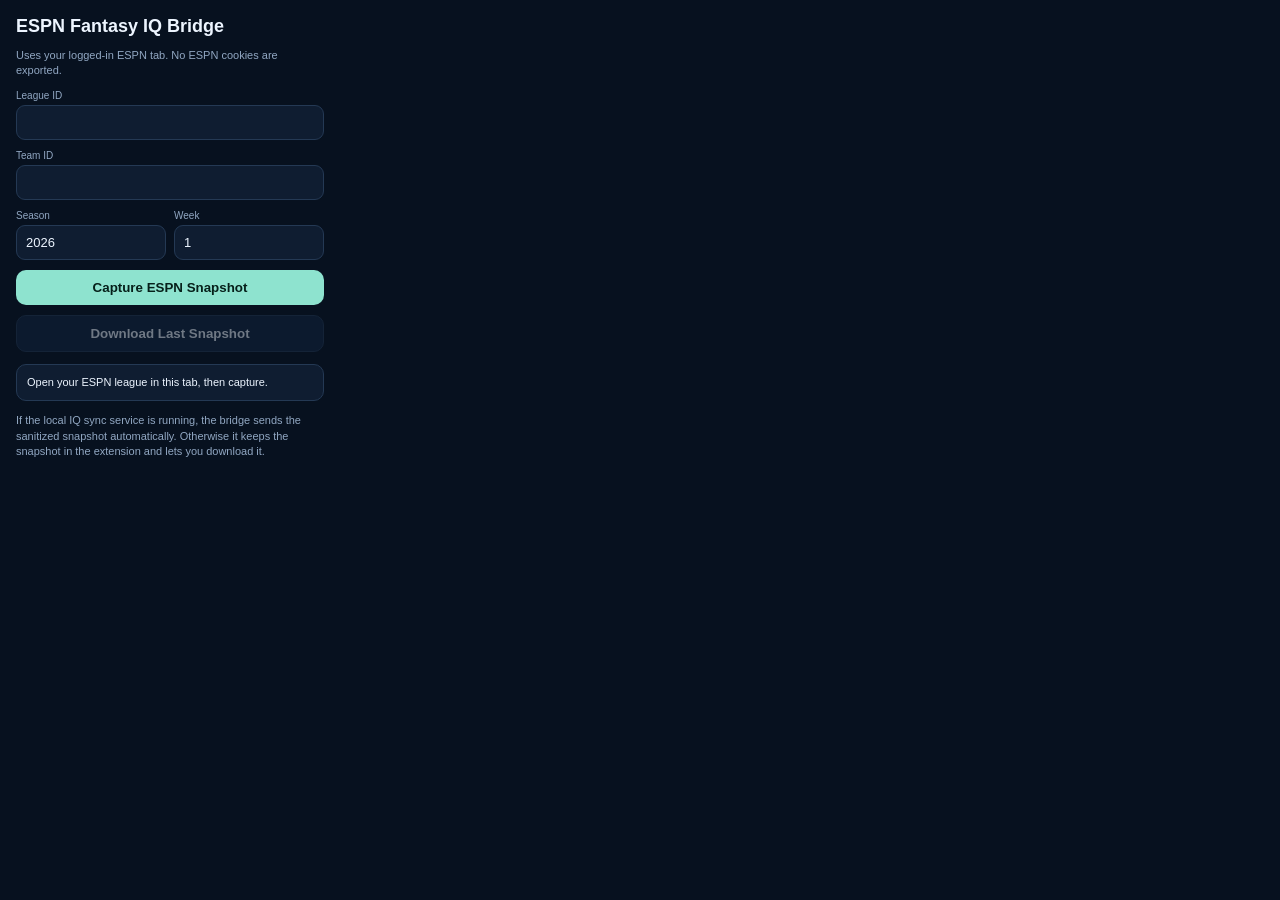
<file: extensions/espn-fantasy-bridge/popup.html>
<!doctype html><html><head><meta charset="utf-8"><title>ESPN Fantasy IQ Bridge</title><link rel="stylesheet" href="popup.css"></head><body><main><h1>ESPN Fantasy IQ Bridge</h1><p class="sub">Uses your logged-in ESPN tab. No ESPN cookies are exported.</p><label>League ID<input id="leagueId" inputmode="numeric"></label><label>Team ID<input id="teamId" inputmode="numeric"></label><div class="row"><label>Season<input id="season" inputmode="numeric" value="2026"></label><label>Week<input id="week" inputmode="numeric" value="1"></label></div><button id="capture" class="primary">Capture ESPN Snapshot</button><button id="download" disabled>Download Last Snapshot</button><div id="status" class="status">Open your ESPN league in this tab, then capture.</div><div class="foot">If the local IQ sync service is running, the bridge sends the sanitized snapshot automatically. Otherwise it keeps the snapshot in the extension and lets you download it.</div></main><script src="popup.js"></script></body></html>
</file>
<file: extensions/espn-fantasy-bridge/popup.css>
body{margin:0;background:#07111f;color:#edf5ff;font-family:-apple-system,BlinkMacSystemFont,"Segoe UI",Arial,sans-serif;width:340px}main{padding:16px}h1{font-size:18px;margin:0 0 4px}.sub,.foot{color:#91a7c2;font-size:11px;line-height:1.4}.foot{margin-top:12px}.row{display:grid;grid-template-columns:1fr 1fr;gap:8px}label{display:block;font-size:10px;color:#91a7c2;margin-top:10px}input{width:100%;box-sizing:border-box;margin-top:4px;background:#0f1d31;border:1px solid #243954;color:#edf5ff;border-radius:9px;padding:9px;font-size:13px}button{width:100%;margin-top:10px;border:1px solid #243954;background:#132641;color:#edf5ff;border-radius:10px;padding:10px;font-weight:800;cursor:pointer}button.primary{background:#8ee3cf;color:#06201a;border:none}button:disabled{opacity:.45;cursor:default}.status{margin-top:12px;padding:10px;border-radius:10px;background:#0f1d31;border:1px solid #243954;font-size:11px;line-height:1.4}.status.ok{border-color:#184b45;background:#0b2b28}.status.warn{border-color:#65541b;background:#312914}.status.bad{border-color:#703042;background:#351923}
</file>
